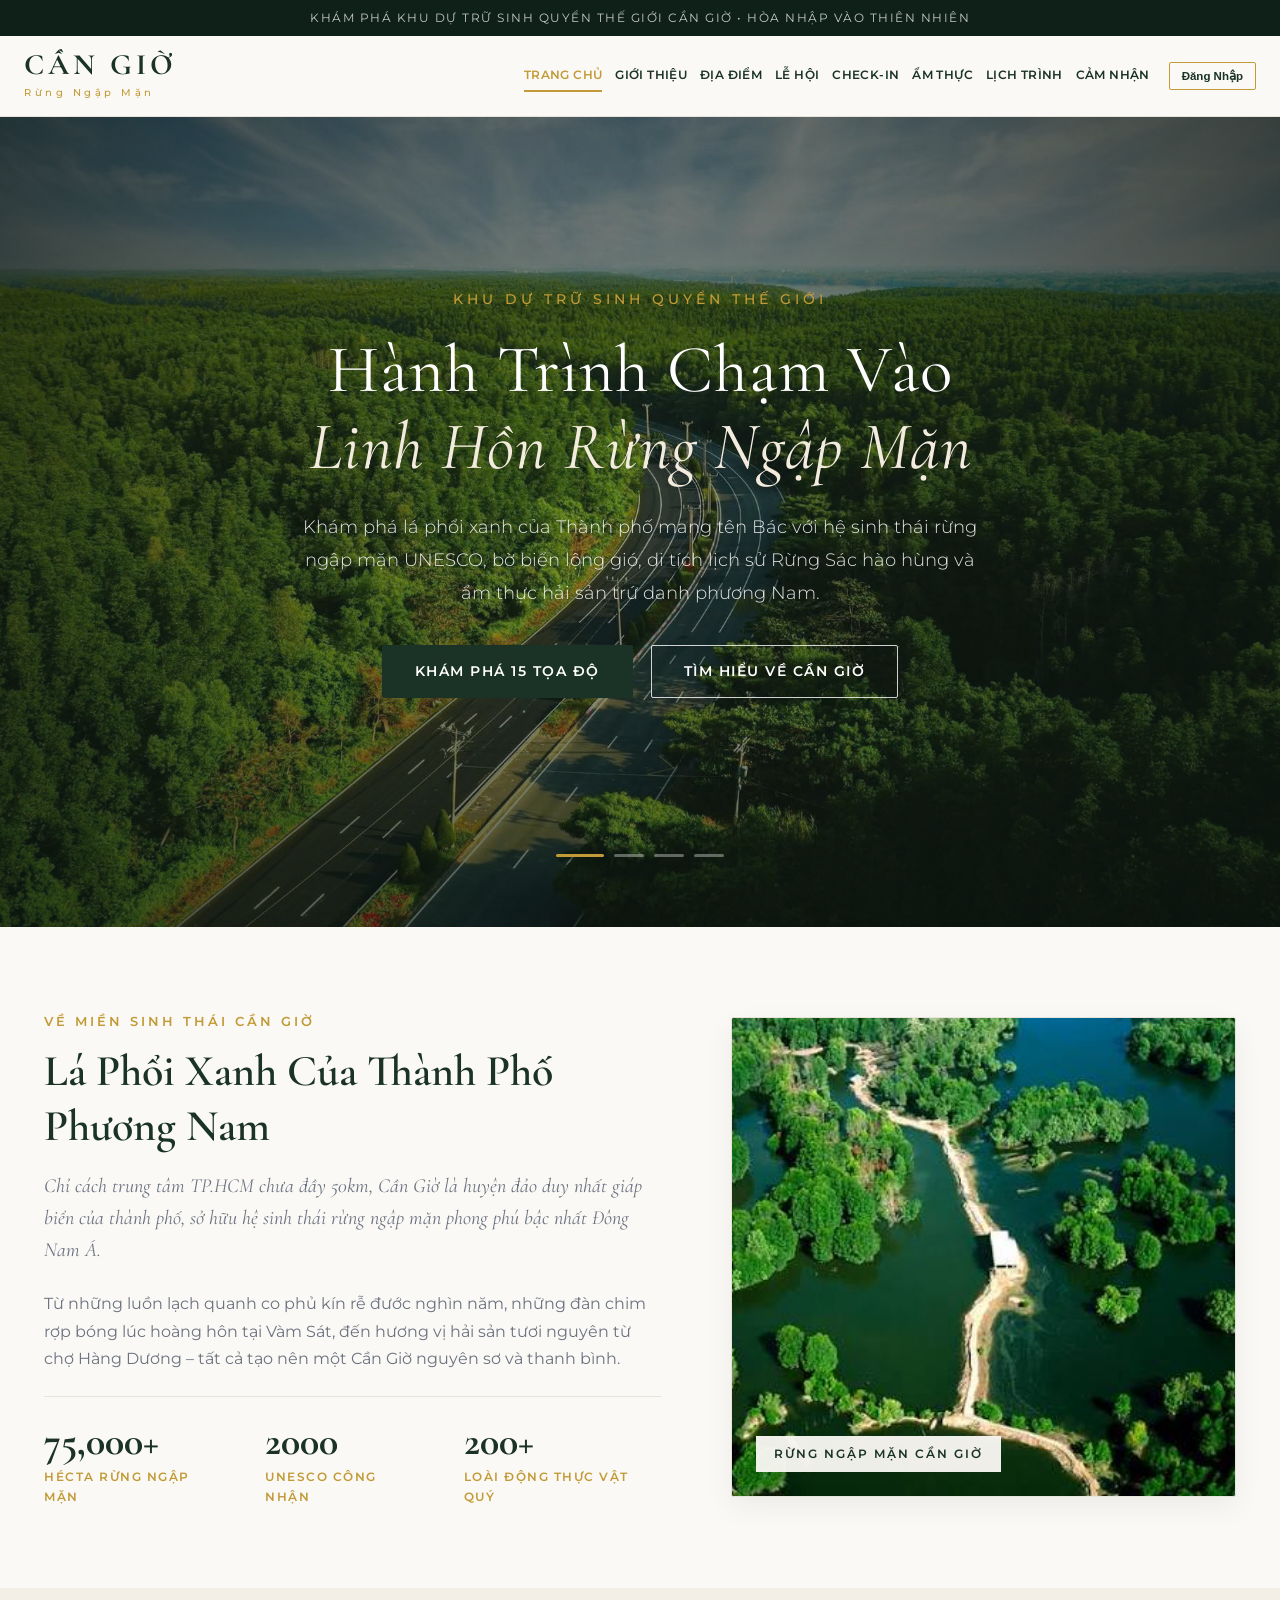
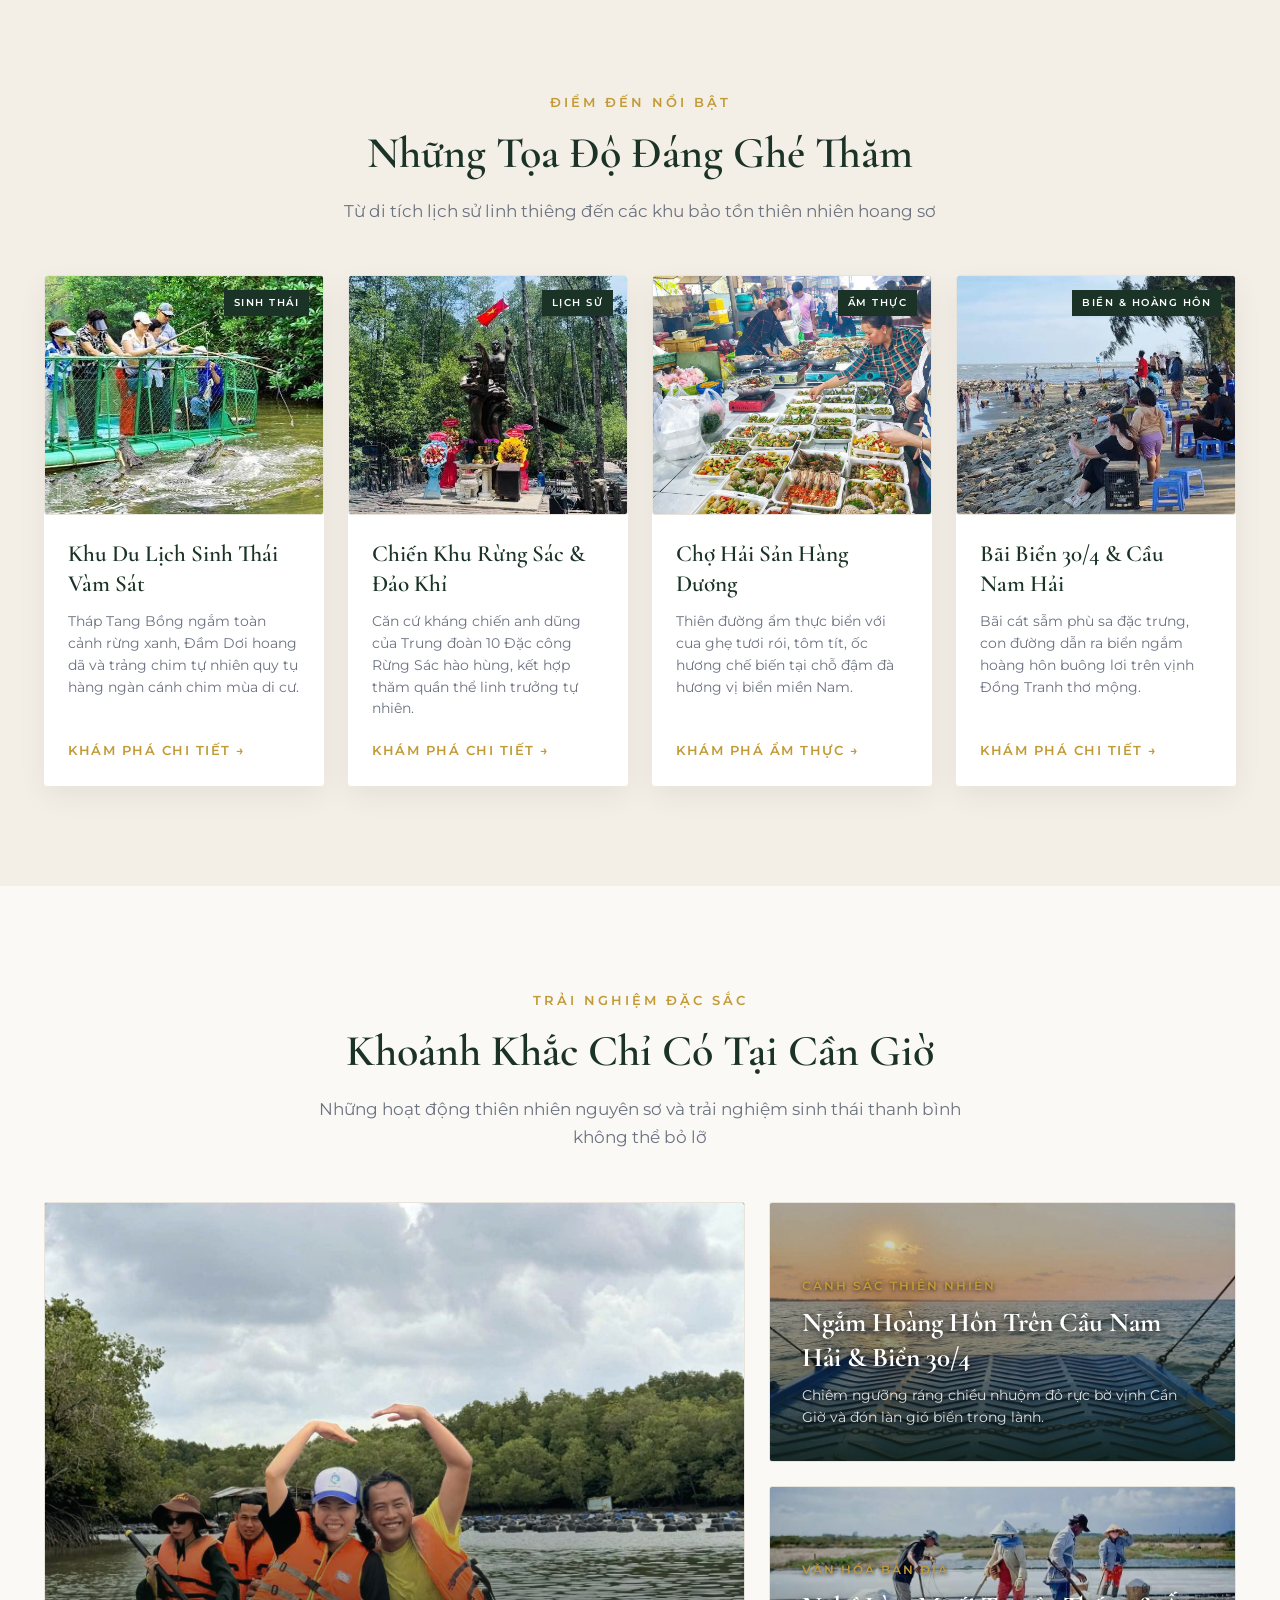
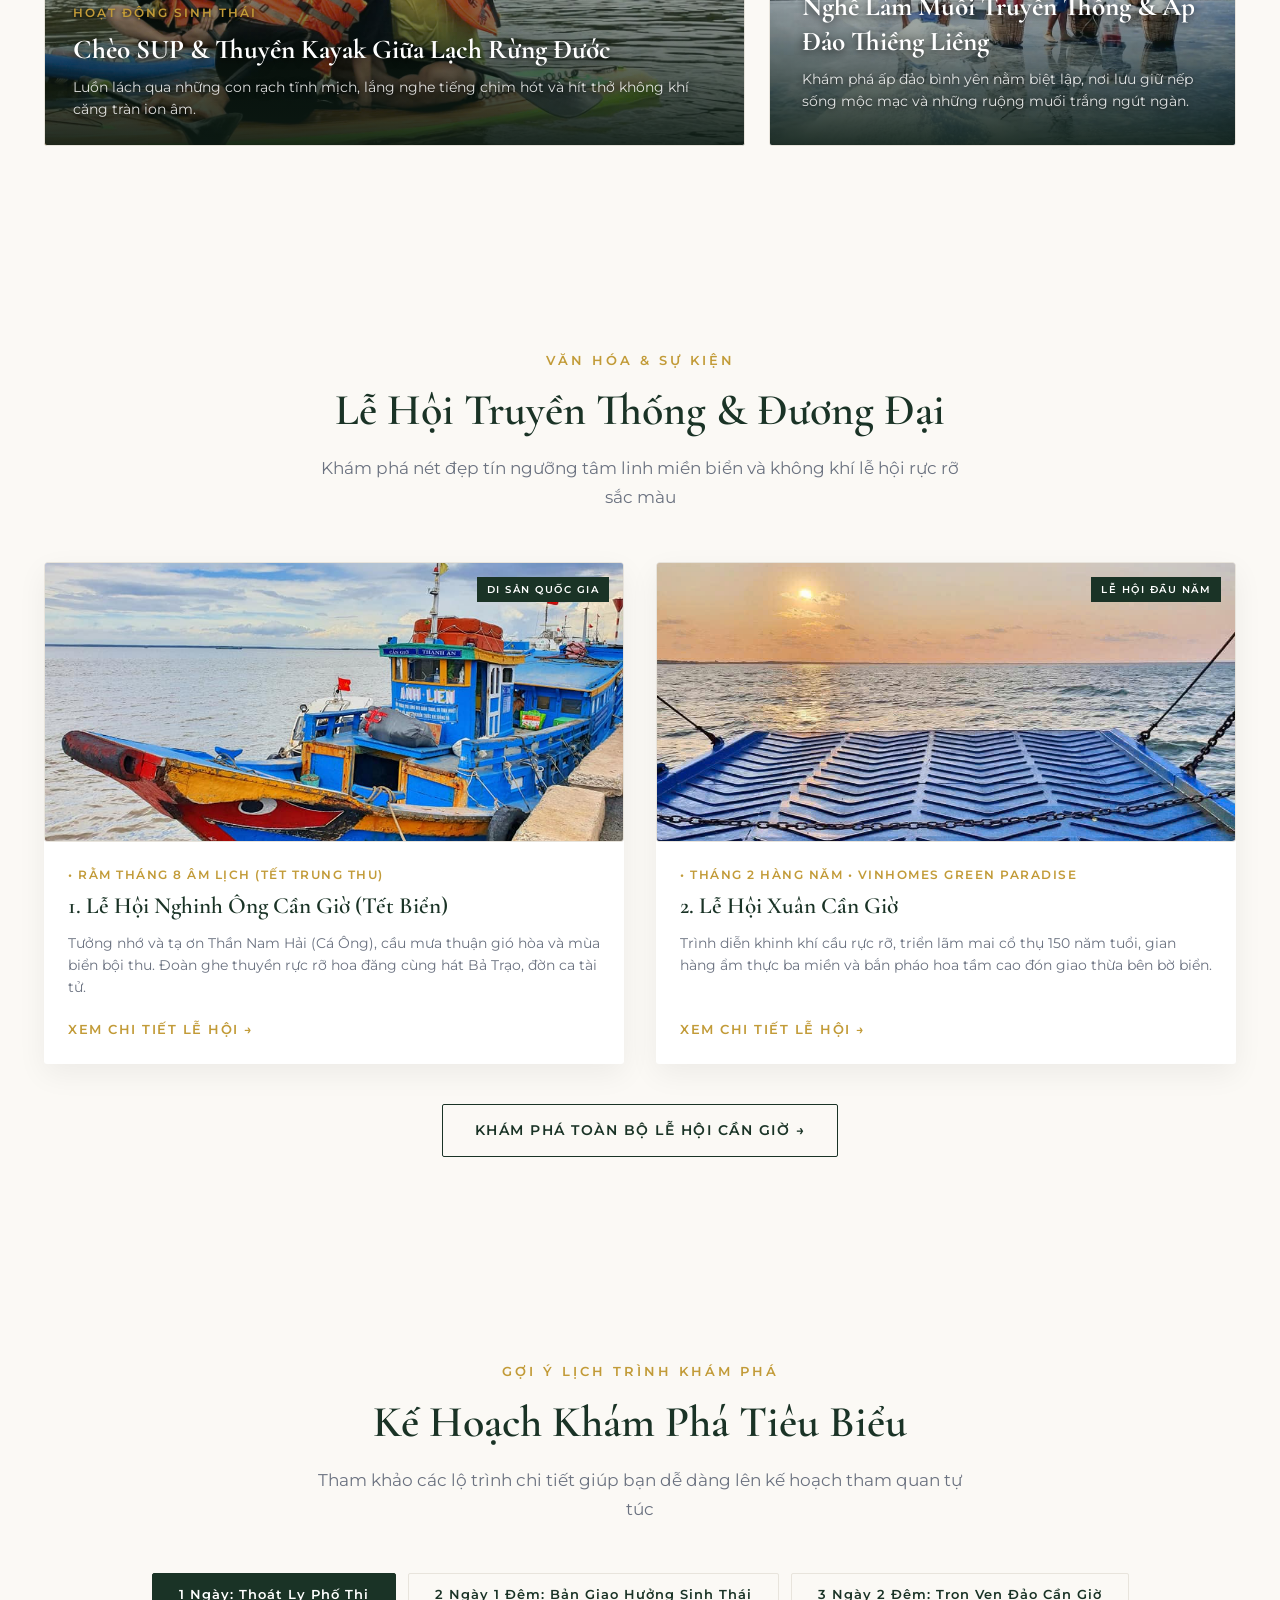
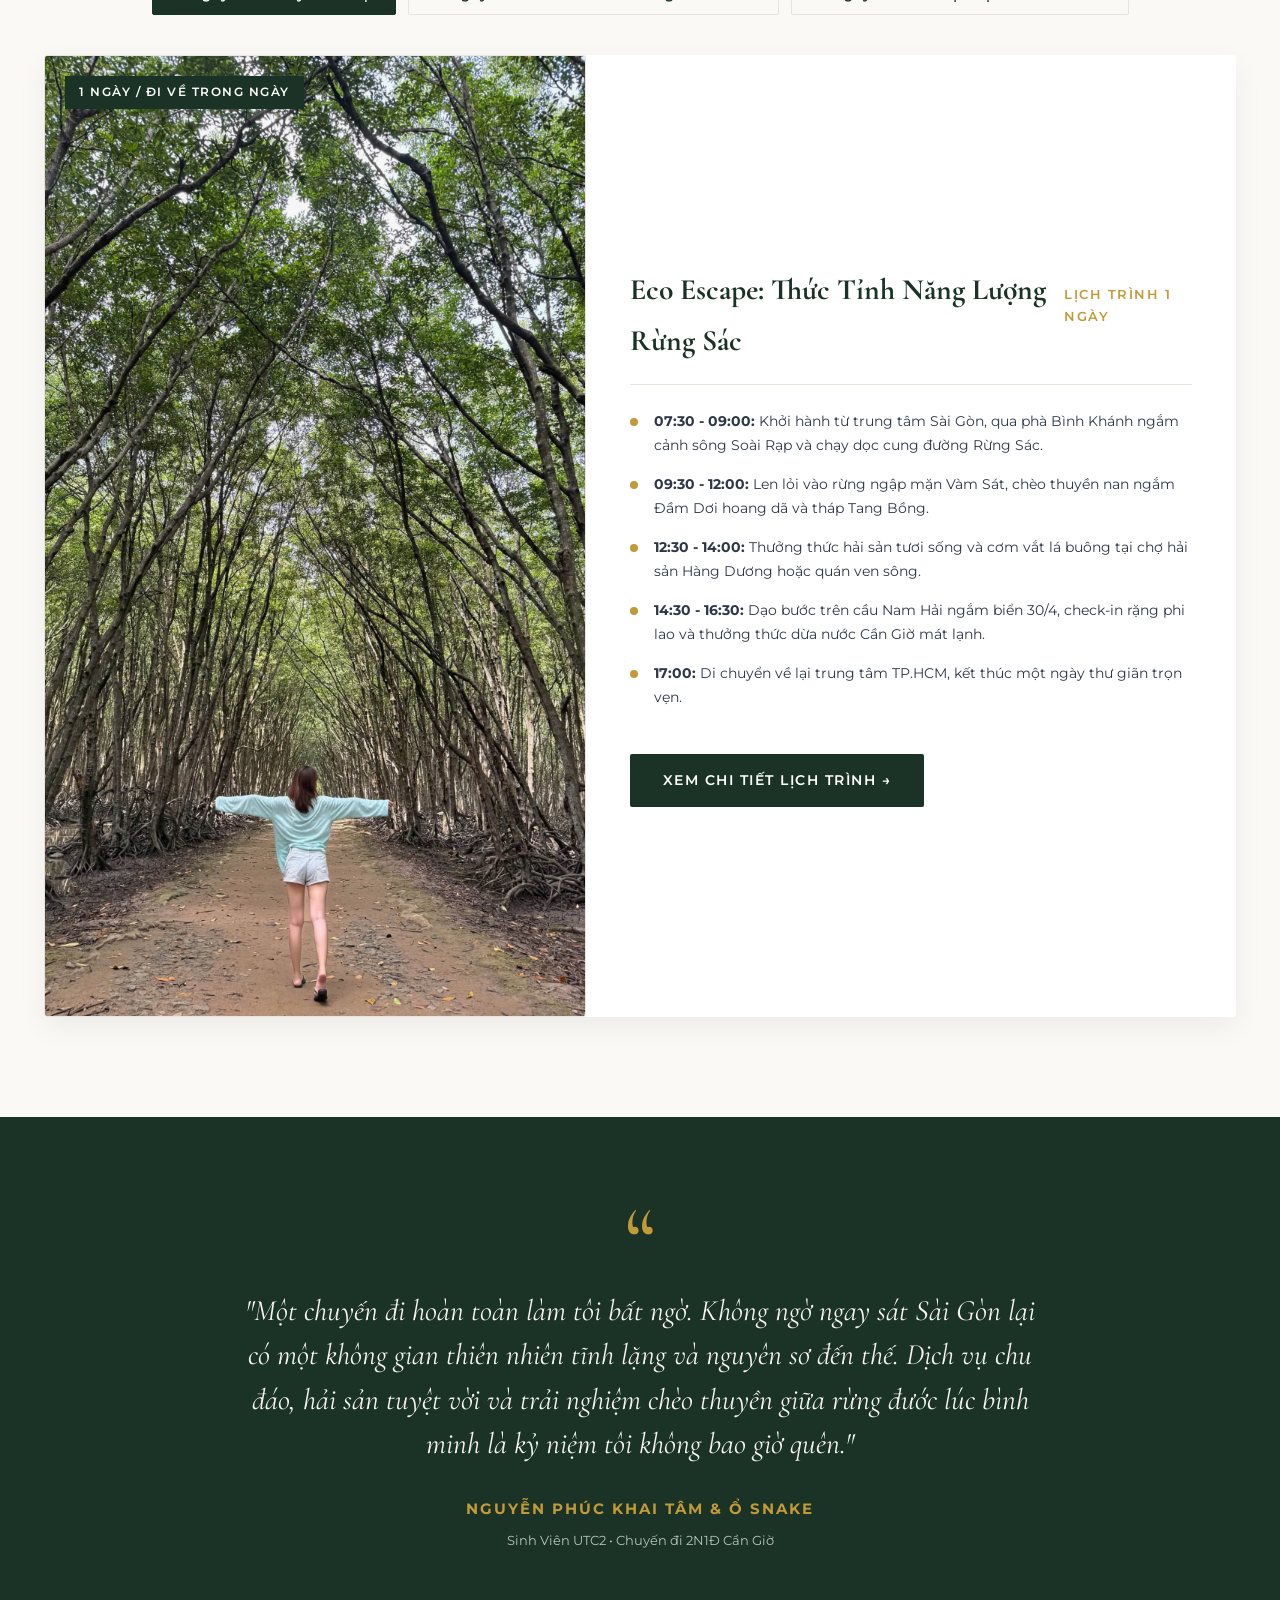
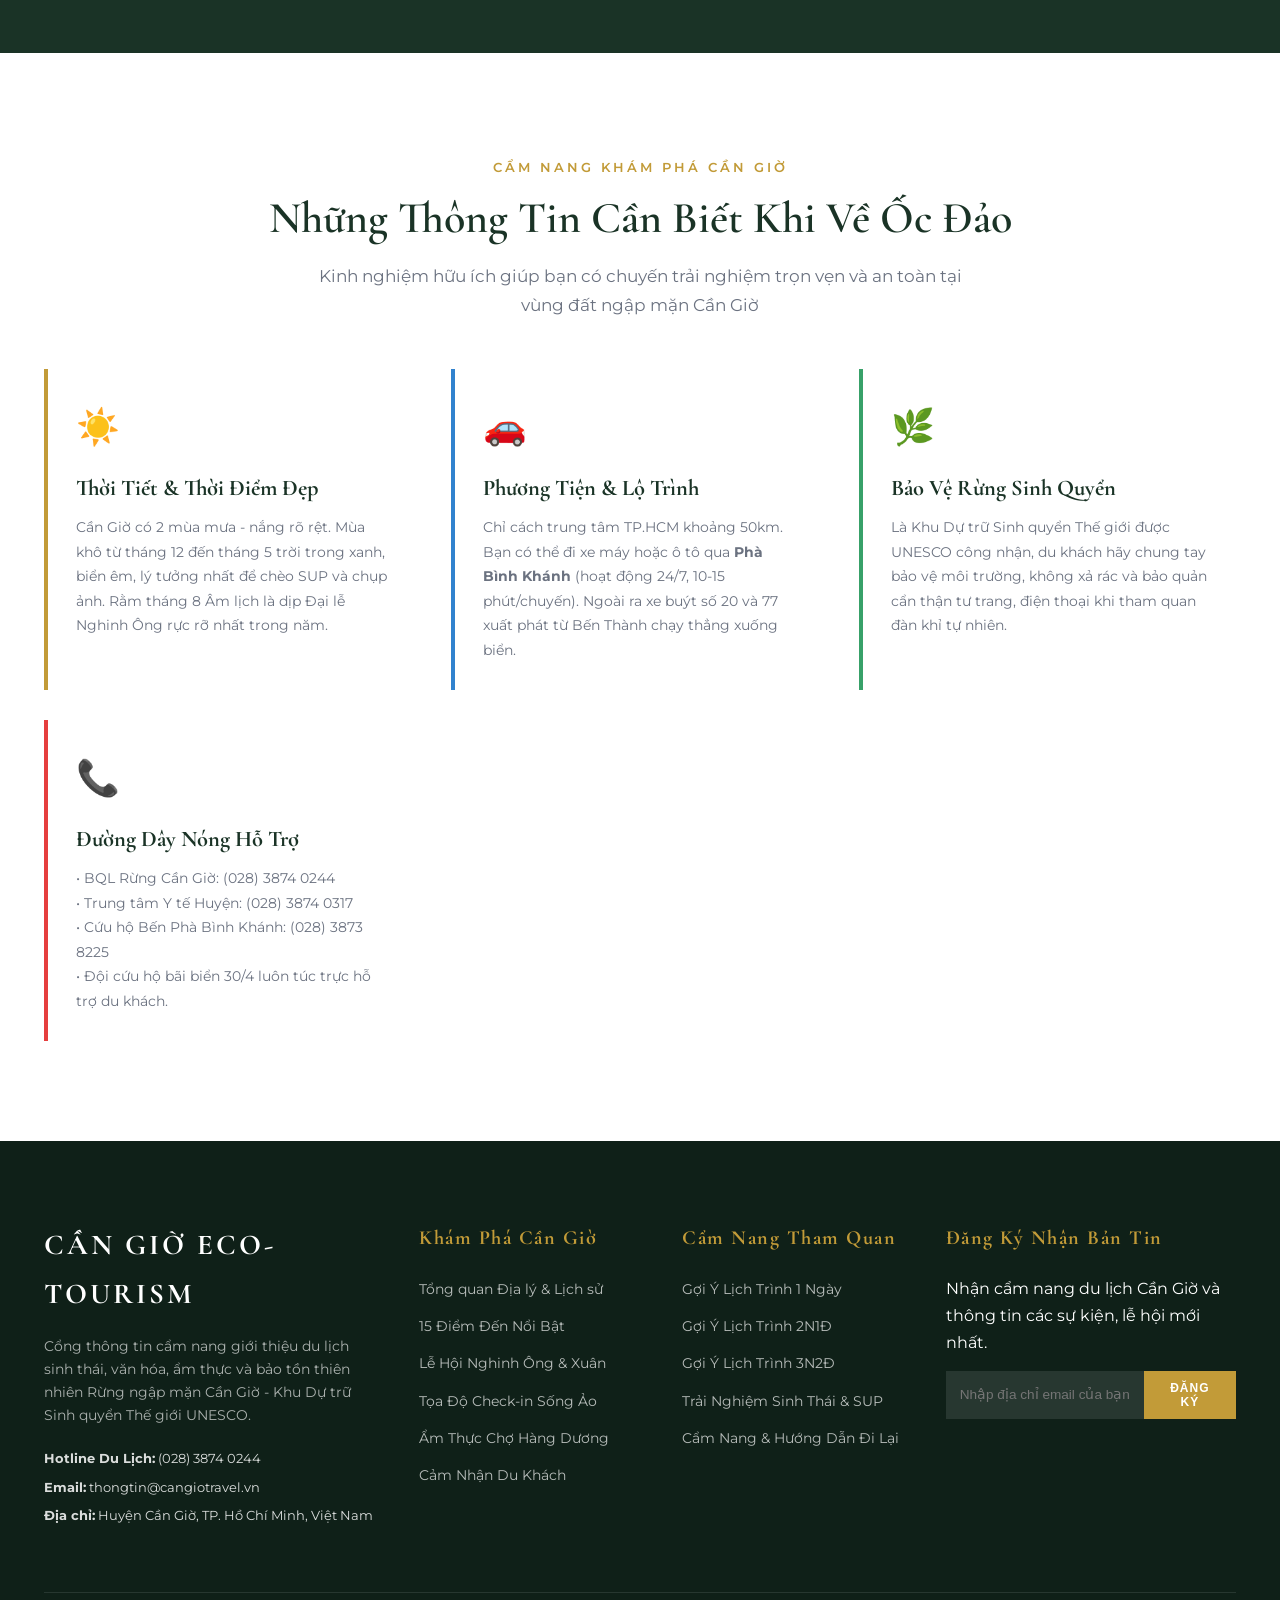
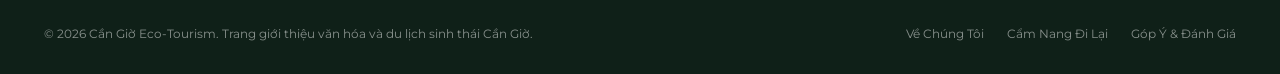
<file: index.html>
<!DOCTYPE html>
<html lang="vi">
<head>
    <meta charset="UTF-8">
    <meta name="viewport" content="width=device-width, initial-scale=1.0">
    <title>Cần Giờ Quê Tôi | Du Lịch Sinh Thái</title>
    <!-- Google Fonts phong cách Luxury Editorial giống Jacada Travel -->
    <link rel="preconnect" href="https://fonts.googleapis.com">
    <link rel="preconnect" href="https://fonts.gstatic.com" crossorigin>
    <link href="https://fonts.googleapis.com/css2?family=Cormorant+Garamond:ital,wght@0,400;0,600;0,700;1,400&family=Montserrat:wght@300;400;500;600;700&display=swap" rel="stylesheet">
    <link rel="stylesheet" href="Styles/style.css">
</head>
<body>
    <!-- Top Announcement Bar (tùy chọn) -->
    <div class="top-announcement">
        <p>Khám phá Khu Dự trữ Sinh quyển Thế giới Cần Giờ &bull; Hòa nhập vào Thiên nhiên</p>
    </div>

    <!-- Navigation Header giống phong cách Jacada Travel -->
    <header class="site-header" id="header">
        <div class="header-container">
            <a href="index.html" class="brand-logo">
                <span class="logo-main">CẦN GIỜ</span>
                <span class="logo-sub">Rừng Ngập Mặn</span>
            </a>

            <nav class="main-nav" id="mainNav">
                <ul>
                    <li><a href="index.html" class="nav-active">Trang Chủ</a></li>
                    <li><a href="gioithieu.html">Giới Thiệu</a></li>
                    <li><a href="diadiem.html">Địa Điểm</a></li>
                    <li><a href="lehoi.html">Lễ Hội</a></li>
                    <li><a href="checkin.html">Check-in</a></li>
                    <li><a href="amthuc.html">Ẩm Thực</a></li>
                    <li><a href="lichtrinh.html">Lịch Trình</a></li>
                    <li><a href="camnhan.html">Cảm Nhận</a></li>
                </ul>
            </nav>

            <button class="mobile-menu-btn" id="mobileMenuBtn" aria-label="Menu">
                <span></span>
                <span></span>
                <span></span>
            </button>
        </div>
    </header>

    <!-- Hero Banner Full-width có overlay & Typography sang trọng -->
    <section class="hero-section">
        <div class="hero-media-wrapper">
            <div class="hero-slideshow" id="heroSlideshow">
                <div class="hero-slide active" style="background-image: url('Images/bia.jpg');"></div>
                <div class="hero-slide" style="background-image: url('Images/bia2.jpg');"></div>
                <div class="hero-slide" style="background-image: url('Images/bia3.jpg');"></div>
                <div class="hero-slide" style="background-image: url('Images/bia4.jpg');"></div>
            </div>
            <div class="hero-gradient-overlay"></div>
            <!-- Nút chấm chuyển slide -->
            <div class="hero-dots" id="heroDots">
                <span class="hero-dot active" data-index="0"></span>
                <span class="hero-dot" data-index="1"></span>
                <span class="hero-dot" data-index="2"></span>
                <span class="hero-dot" data-index="3"></span>
            </div>
        </div>

        <div class="hero-content">
            <span class="hero-eyebrow">KHU DỰ TRỮ SINH QUYỂN THẾ GIỚI </span>
            <h1 class="hero-title">Hành Trình Chạm Vào <br><em>Linh Hồn Rừng Ngập Mặn</em></h1>
            <p class="hero-description">
                Khám phá lá phổi xanh của Thành phố mang tên Bác với hệ sinh thái rừng ngập mặn UNESCO, bờ biển lộng gió, di tích lịch sử Rừng Sác hào hùng và ẩm thực hải sản trứ danh phương Nam.
            </p>
            <div class="hero-actions">
                <a href="diadiem.html" class="btn btn-primary">Khám Phá 15 Tọa Độ</a>
                <a href="gioithieu.html" class="btn btn-outline">Tìm Hiểu Về Cần Giờ</a>
            </div>
        </div>
    </section>

    <!-- Giới thiệu biên tập (Editorial Intro) -->
    <section class="editorial-section" id="about">
        <div class="container">
            <div class="editorial-grid">
                <div class="editorial-text">
                    <span class="section-tag">VỀ MIỀN SINH THÁI CẦN GIỜ</span>
                    <h2 class="section-heading">Lá Phổi Xanh Của Thành Phố Phương Nam</h2>
                    <p class="editorial-lead">
                        Chỉ cách trung tâm TP.HCM chưa đầy 50km, Cần Giờ là huyện đảo duy nhất giáp biển của thành phố, sở hữu hệ sinh thái rừng ngập mặn phong phú bậc nhất Đông Nam Á.
                    </p>
                    <p>
                        Từ những luồn lạch quanh co phủ kín rễ đước nghìn năm, những đàn chim rợp bóng lúc hoàng hôn tại Vàm Sát, đến hương vị hải sản tươi nguyên từ chợ Hàng Dương – tất cả tạo nên một Cần Giờ nguyên sơ và thanh bình.
                    </p>
                    <div class="editorial-stats">
                        <div class="stat-item">
                            <span class="stat-number">75,000+</span>
                            <span class="stat-label">Hécta Rừng Ngập Mặn</span>
                        </div>
                        <div class="stat-item">
                            <span class="stat-number">2000</span>
                            <span class="stat-label">UNESCO Công Nhận</span>
                        </div>
                        <div class="stat-item">
                            <span class="stat-number">200+</span>
                            <span class="stat-label">Loài Động Thực Vật Quý</span>
                        </div>
                    </div>
                </div>
                <div class="editorial-image-frame">
                    <div class="image-placeholder main-story-img">
                        <img src="Images/la-phoi-xanh.jfif" alt="Lá phổi xanh Cần Giờ">
                        <div class="img-badge">Rừng Ngập Mặn Cần Giờ</div>
                    </div>
                </div>
            </div>
        </div>
    </section>

    <!-- Điểm đến đặc sắc (Curated Destinations) -->
    <section class="section-spacing destinations-section" id="destinations">
        <div class="container">
            <div class="section-header text-center">
                <span class="section-tag">ĐIỂM ĐẾN NỔI BẬT</span>
                <h2 class="section-heading">Những Tọa Độ Đáng Ghé Thăm</h2>
                <p class="section-subheading">Từ di tích lịch sử linh thiêng đến các khu bảo tồn thiên nhiên hoang sơ</p>
            </div>

            <div class="cards-grid">
                <!-- Card 1 -->
                <article class="destination-card">
                    <div class="card-img-wrapper">
                        <div class="image-placeholder card-img">
                            <span class="card-tag">Sinh Thái</span>
                            <img src="Images/VS1.jfif" alt="Khu Du Lịch Sinh Thái Vàm Sát">
                        </div>
                    </div>
                    <div class="card-content">
                        <h3 class="card-title">Khu Du Lịch Sinh Thái Vàm Sát</h3>
                        <p class="card-desc">Tháp Tang Bồng ngắm toàn cảnh rừng xanh, Đầm Dơi hoang dã và trảng chim tự nhiên quy tụ hàng ngàn cánh chim mùa di cư.</p>
                        <a href="diadiem.html" class="card-link">Khám phá chi tiết &rarr;</a>
                    </div>
                </article>

                <!-- Card 2 -->
                <article class="destination-card">
                    <div class="card-img-wrapper">
                        <div class="image-placeholder card-img">
                            <span class="card-tag">Lịch Sử</span>
                            <img src="Images/chien-khu.jfif" alt="Chiến Khu Rừng Sác &amp; Đảo Khỉ">
                        </div>
                    </div>
                    <div class="card-content">
                        <h3 class="card-title">Chiến Khu Rừng Sác &amp; Đảo Khỉ</h3>
                        <p class="card-desc">Căn cứ kháng chiến anh dũng của Trung đoàn 10 Đặc công Rừng Sác hào hùng, kết hợp thăm quần thể linh trưởng tự nhiên.</p>
                        <a href="diadiem.html" class="card-link">Khám phá chi tiết &rarr;</a>
                    </div>
                </article>

                <!-- Card 3 -->
                <article class="destination-card">
                    <div class="card-img-wrapper">
                        <div class="image-placeholder card-img">
                            <span class="card-tag">Ẩm Thực</span>
                            <img src="Images/cho-hang-duong.jpg" alt="Chợ Hải Sản Hàng Dương">
                        </div>
                    </div>
                    <div class="card-content">
                        <h3 class="card-title">Chợ Hải Sản Hàng Dương</h3>
                        <p class="card-desc">Thiên đường ẩm thực biển với cua ghẹ tươi rói, tôm tít, ốc hương chế biến tại chỗ đậm đà hương vị biển miền Nam.</p>
                        <a href="amthuc.html" class="card-link">Khám phá ẩm thực &rarr;</a>
                    </div>
                </article>

                <!-- Card 4 -->
                <article class="destination-card">
                    <div class="card-img-wrapper">
                        <div class="image-placeholder card-img">
                            <span class="card-tag">Biển &amp; Hoàng Hôn</span>
                            <img src="Images/bien-304.jfif" alt="Bãi Biển 30/4 &amp; Cầu Nam Hải">
                        </div>
                    </div>
                    <div class="card-content">
                        <h3 class="card-title">Bãi Biển 30/4 &amp; Cầu Nam Hải</h3>
                        <p class="card-desc">Bãi cát sẫm phù sa đặc trưng, con đường dẫn ra biển ngắm hoàng hôn buông lơi trên vịnh Đồng Tranh thơ mộng.</p>
                        <a href="diadiem.html" class="card-link">Khám phá chi tiết &rarr;</a>
                    </div>
                </article>
            </div>
        </div>
    </section>

    <!-- Trải nghiệm đặc sắc (Experiences) -->
    <section class="section-spacing experiences-section" id="experiences">
        <div class="container">
            <div class="section-header text-center">
                <span class="section-tag">TRẢI NGHIỆM ĐẶC SẮC</span>
                <h2 class="section-heading">Khoảnh Khắc Chỉ Có Tại Cần Giờ</h2>
                <p class="section-subheading">Những hoạt động thiên nhiên nguyên sơ và trải nghiệm sinh thái thanh bình không thể bỏ lỡ</p>
            </div>

            <div class="experiences-mosaic">
                <div class="mosaic-item mosaic-large">
                    <div class="image-placeholder mosaic-img">
                        <img src="Images/cheo-sup.jpg" alt="Chèo SUP &amp; Thuyền Kayak Giữa Lạch Rừng Đước" style="object-position: center 82%;">
                        <div class="mosaic-overlay">
                            <span class="exp-category">Hoạt Động Sinh Thái</span>
                            <h3>Chèo SUP &amp; Thuyền Kayak Giữa Lạch Rừng Đước</h3>
                            <p>Luồn lách qua những con rạch tĩnh mịch, lắng nghe tiếng chim hót và hít thở không khí căng tràn ion âm.</p>
                        </div>
                    </div>
                </div>

                <div class="mosaic-item">
                    <div class="image-placeholder mosaic-img">
                        <img src="Images/hoang-hon.jpg" alt="Ngắm Hoàng Hôn Trên Cầu Nam Hải &amp; Bờ Biển 30/4">
                        <div class="mosaic-overlay">
                            <span class="exp-category">Cảnh Sắc Thiên Nhiên</span>
                            <h3>Ngắm Hoàng Hôn Trên Cầu Nam Hải &amp; Biển 30/4</h3>
                            <p>Chiêm ngưỡng ráng chiều nhuộm đỏ rực bờ vịnh Cần Giờ và đón làn gió biển trong lành.</p>
                        </div>
                    </div>
                </div>

                <div class="mosaic-item">
                    <div class="image-placeholder mosaic-img">
                        <img src="Images/lam-muoi.jpg" alt="Nghề Làm Muối Truyền Thống &amp; Ấp Đảo Thiềng Liềng">
                        <div class="mosaic-overlay">
                            <span class="exp-category">Văn Hóa Bản Địa</span>
                            <h3>Nghề Làm Muối Truyền Thống &amp; Ấp Đảo Thiềng Liềng</h3>
                            <p>Khám phá ấp đảo bình yên nằm biệt lập, nơi lưu giữ nếp sống mộc mạc và những ruộng muối trắng ngút ngàn.</p>
                        </div>
                    </div>
                </div>
            </div>
        </div>
    </section>

    <!-- Lễ Hội Đặc Sắc (Festivals Preview) -->
    <section class="section-spacing festivals-section" id="festivals">
        <div class="container">
            <div class="section-header text-center">
                <span class="section-tag">VĂN HÓA &amp; SỰ KIỆN</span>
                <h2 class="section-heading">Lễ Hội Truyền Thống &amp; Đương Đại</h2>
                <p class="section-subheading">Khám phá nét đẹp tín ngưỡng tâm linh miền biển và không khí lễ hội rực rỡ sắc màu</p>
            </div>

            <div class="cards-grid" style="grid-template-columns: repeat(2, 1fr); gap: 32px;">
                <!-- Festival Card 1 -->
                <article class="destination-card">
                    <div class="card-img-wrapper">
                        <div class="image-placeholder card-img" style="height: 280px;">
                            <span class="card-tag">Di Sản Quốc Gia</span>
                            <img src="Images/pha/thanhan.jpg" alt="Lễ hội Nghinh Ông Cần Giờ">
                        </div>
                    </div>
                    <div class="card-content">
                        <span class="card-location">&bull; Rằm Tháng 8 Âm Lịch (Tết Trung Thu)</span>
                        <h3 class="card-title">1. Lễ Hội Nghinh Ông Cần Giờ (Tết Biển)</h3>
                        <p class="card-desc">Tưởng nhớ và tạ ơn Thần Nam Hải (Cá Ông), cầu mưa thuận gió hòa và mùa biển bội thu. Đoàn ghe thuyền rực rỡ hoa đăng cùng hát Bả Trạo, đờn ca tài tử.</p>
                        <a href="lehoi.html#nghinh-ong" class="card-link">Xem chi tiết lễ hội &rarr;</a>
                    </div>
                </article>

                <!-- Festival Card 2 -->
                <article class="destination-card">
                    <div class="card-img-wrapper">
                        <div class="image-placeholder card-img" style="height: 280px;">
                            <span class="card-tag">Lễ Hội Đầu Năm</span>
                            <img src="Images/hoang-hon.jpg" alt="Lễ hội Xuân Cần Giờ">
                        </div>
                    </div>
                    <div class="card-content">
                        <span class="card-location">&bull; Tháng 2 Hàng Năm &bull; Vinhomes Green Paradise</span>
                        <h3 class="card-title">2. Lễ Hội Xuân Cần Giờ</h3>
                        <p class="card-desc">Trình diễn khinh khí cầu rực rỡ, triển lãm mai cổ thụ 150 năm tuổi, gian hàng ẩm thực ba miền và bắn pháo hoa tầm cao đón giao thừa bên bờ biển.</p>
                        <a href="lehoi.html#le-hoi-xuan" class="card-link">Xem chi tiết lễ hội &rarr;</a>
                    </div>
                </article>
            </div>
            
            <div class="text-center" style="margin-top: 40px;">
                <a href="lehoi.html" class="btn btn-outline" style="border-color: var(--primary-color); color: var(--primary-color);">Khám Phá Toàn Bộ Lễ Hội Cần Giờ &rarr;</a>
            </div>
        </div>
    </section>

    <!-- Gợi ý lịch trình tham quan tự túc -->
    <section class="section-spacing itineraries-section" id="itineraries">
        <div class="container">
            <div class="section-header text-center">
                <span class="section-tag">GỢI Ý LỊCH TRÌNH KHÁM PHÁ</span>
                <h2 class="section-heading">Kế Hoạch Khám Phá Tiêu Biểu</h2>
                <p class="section-subheading">Tham khảo các lộ trình chi tiết giúp bạn dễ dàng lên kế hoạch tham quan tự túc</p>
            </div>

            <!-- Tab Buttons -->
            <div class="itinerary-tabs">
                <button class="tab-btn active" data-tab="tab-1day">1 Ngày: Thoát Ly Phố Thị</button>
                <button class="tab-btn" data-tab="tab-2day">2 Ngày 1 Đêm: Bản Giao Hưởng Sinh Thái</button>
                <button class="tab-btn" data-tab="tab-3day">3 Ngày 2 Đêm: Trọn Vẹn Đảo Cần Giờ</button>
            </div>

            <!-- Tab Content 1 -->
            <div class="tab-pane active" id="tab-1day">
                <div class="itinerary-box">
                    <div class="itinerary-media">
                        <div class="image-placeholder itin-img">
                            <span class="itin-badge">1 Ngày / Đi về trong ngày</span>
                            <img src="Images/1-ngay.jpg" alt="1 Ngày: Thoát Ly Phố Thị">
                        </div>
                    </div>
                    <div class="itinerary-details">
                        <div class="itin-header">
                            <h3>Eco Escape: Thức Tỉnh Năng Lượng Rừng Sác</h3>
                            <span class="itin-price">Lịch Trình 1 Ngày</span>
                        </div>
                        <ul class="itinerary-timeline">
                            <li>
                                <strong>07:30 - 09:00:</strong> Khởi hành từ trung tâm Sài Gòn, qua phà Bình Khánh ngắm cảnh sông Soài Rạp và chạy dọc cung đường Rừng Sác.
                            </li>
                            <li>
                                <strong>09:30 - 12:00:</strong> Len lỏi vào rừng ngập mặn Vàm Sát, chèo thuyền nan ngắm Đầm Dơi hoang dã và tháp Tang Bồng.
                            </li>
                            <li>
                                <strong>12:30 - 14:00:</strong> Thưởng thức hải sản tươi sống và cơm vắt lá buông tại chợ hải sản Hàng Dương hoặc quán ven sông.
                            </li>
                            <li>
                                <strong>14:30 - 16:30:</strong> Dạo bước trên cầu Nam Hải ngắm biển 30/4, check-in rặng phi lao và thưởng thức dừa nước Cần Giờ mát lạnh.
                            </li>
                            <li>
                                <strong>17:00:</strong> Di chuyển về lại trung tâm TP.HCM, kết thúc một ngày thư giãn trọn vẹn.
                            </li>
                        </ul>
                        <div class="itin-actions">
                            <a href="lichtrinh.html" class="btn btn-primary">Xem Chi Tiết Lịch Trình &rarr;</a>
                        </div>
                    </div>
                </div>
            </div>

            <!-- Tab Content 2 -->
            <div class="tab-pane" id="tab-2day">
                <div class="itinerary-box">
                    <div class="itinerary-media">
                        <div class="image-placeholder itin-img">
                            <span class="itin-badge">2 Ngày 1 Đêm / Cuối tuần lý tưởng</span>
                            <img src="Images/2-ngay-1-dem.jfif" alt="2 Ngày 1 Đêm: Bản Giao Hưởng Sinh Thái">
                        </div>
                    </div>
                    <div class="itinerary-details">
                        <div class="itin-header">
                            <h3>Coastal &amp; Wellness: Chữa Lành Nơi Ốc Đảo</h3>
                            <span class="itin-price">Lịch Trình 2N1Đ</span>
                        </div>
                        <ul class="itinerary-timeline">
                            <li>
                                <strong>Ngày 1:</strong> Đến Cần Giờ, nghỉ tại resort/homestay ven rừng ngập mặn, trải nghiệm chèo SUP ngắm hoàng hôn lạch rừng đước &amp; tiệc nướng hải sản tối.
                            </li>
                            <li>
                                <strong>Ngày 2:</strong> Đón bình minh biển Cần Giờ, đi thuyền gỗ ra ấp đảo Thiềng Liềng, thưởng thức đờn ca tài tử và thư giãn với ngâm chân thảo dược muối Cần Giờ.
                            </li>
                        </ul>
                        <div class="itin-actions">
                            <a href="lichtrinh.html" class="btn btn-primary">Xem Chi Tiết Lịch Trình &rarr;</a>
                        </div>
                    </div>
                </div>
            </div>

            <!-- Tab Content 3 -->
            <div class="tab-pane" id="tab-3day">
                <div class="itinerary-box">
                    <div class="itinerary-media">
                        <div class="image-placeholder itin-img">
                            <span class="itin-badge">3 Ngày 2 Đêm / Trải nghiệm chuyên sâu</span>
                            <img src="Images/3-ngay-2-dem.jfif" alt="3 Ngày 2 Đêm: Trọn Vẹn Đảo Cần Giờ">
                        </div>
                    </div>
                    <div class="itinerary-details">
                        <div class="itin-header">
                            <h3>Deep Mangrove Expedition: Thám Hiểm Rừng Sâu</h3>
                            <span class="itin-price">Lịch Trình 3N2Đ</span>
                        </div>
                        <ul class="itinerary-timeline">
                            <li>
                                <strong>Ngày 1:</strong> Khám phá sâu vùng lõi sinh quyển, quan sát động vật hoang dã và tìm hiểu hệ sinh thái rừng ngập mặn Cần Giờ.
                            </li>
                            <li>
                                <strong>Ngày 2:</strong> Trải nghiệm một ngày làm diêm dân và ngư dân: giăng lưới bắt cá bống thòi lòi, cào nghêu bãi bồi Long Hòa.
                            </li>
                            <li>
                                <strong>Ngày 3:</strong> Tìm hiểu di tích khảo cổ Giồng Phệt - Giồng Cá Vồ, viếng Lăng Ông Thủy Tướng và mua sắm đặc sản yến sào Cần Giờ.
                            </li>
                        </ul>
                        <div class="itin-actions">
                            <a href="lichtrinh.html" class="btn btn-primary">Xem Chi Tiết Lịch Trình &rarr;</a>
                        </div>
                    </div>
                </div>
            </div>
        </div>
    </section>

    <!-- Testimonials / Cảm nhận khách du lịch (Jacada style) -->
    <section class="section-spacing testimonials-section" id="testimonials">
        <div class="container">
            <div class="quote-container text-center">
                <span class="quote-icon">&ldquo;</span>
                <blockquote class="testimonial-quote">
                    "Một chuyến đi hoàn toàn làm tôi bất ngờ. Không ngờ ngay sát Sài Gòn lại có một không gian thiên nhiên tĩnh lặng và nguyên sơ đến thế. Dịch vụ chu đáo, hải sản tuyệt vời và trải nghiệm chèo thuyền giữa rừng đước lúc bình minh là kỷ niệm tôi không bao giờ quên."
                </blockquote>
                <div class="quote-author">
                    <strong>Nguyễn Phúc Khai Tâm &amp; Ổ Snake</strong>
                    <span>Sinh Viên UTC2 &bull; Chuyến đi 2N1Đ Cần Giờ</span>
                </div>
            </div>
        </div>
    </section>

    <!-- Cẩm nang & Thông tin giới thiệu du lịch Cần Giờ -->
    <section class="section-spacing guide-section" id="camnang" style="background-color: #FFFFFF;">
        <div class="container">
            <div class="section-header text-center">
                <span class="section-tag">CẨM NANG KHÁM PHÁ CẦN GIỜ</span>
                <h2 class="section-heading">Những Thông Tin Cần Biết Khi Về Ốc Đảo</h2>
                <p class="section-subheading">Kinh nghiệm hữu ích giúp bạn có chuyến trải nghiệm trọn vẹn và an toàn tại vùng đất ngập mặn Cần Giờ</p>
            </div>

            <div class="cards-grid destinations-full-grid" style="grid-template-columns: repeat(auto-fit, minmax(280px, 1fr)) !important;">
                <!-- Card 1: Thời tiết -->
                <div class="stat-card" style="display:block; padding: 28px; border-left: 4px solid var(--accent-gold);">
                    <div style="font-size: 2.2rem; margin-bottom: 12px;">☀️</div>
                    <h3 style="font-family: var(--font-heading); font-size: 1.4rem; color: var(--primary-color); margin-bottom: 8px;">Thời Tiết &amp; Thời Điểm Đẹp</h3>
                    <p style="font-size: 0.9rem; color: var(--text-muted); line-height: 1.7;">
                        Cần Giờ có 2 mùa mưa - nắng rõ rệt. Mùa khô từ tháng 12 đến tháng 5 trời trong xanh, biển êm, lý tưởng nhất để chèo SUP và chụp ảnh. Rằm tháng 8 Âm lịch là dịp Đại lễ Nghinh Ông rực rỡ nhất trong năm.
                    </p>
                </div>

                <!-- Card 2: Di chuyển -->
                <div class="stat-card" style="display:block; padding: 28px; border-left: 4px solid #3182CE;">
                    <div style="font-size: 2.2rem; margin-bottom: 12px;">🚗</div>
                    <h3 style="font-family: var(--font-heading); font-size: 1.4rem; color: var(--primary-color); margin-bottom: 8px;">Phương Tiện &amp; Lộ Trình</h3>
                    <p style="font-size: 0.9rem; color: var(--text-muted); line-height: 1.7;">
                        Chỉ cách trung tâm TP.HCM khoảng 50km. Bạn có thể đi xe máy hoặc ô tô qua <strong>Phà Bình Khánh</strong> (hoạt động 24/7, 10-15 phút/chuyến). Ngoài ra xe buýt số 20 và 77 xuất phát từ Bến Thành chạy thẳng xuống biển.
                    </p>
                </div>

                <!-- Card 3: Bảo tồn rừng -->
                <div class="stat-card" style="display:block; padding: 28px; border-left: 4px solid #38A169;">
                    <div style="font-size: 2.2rem; margin-bottom: 12px;">🌿</div>
                    <h3 style="font-family: var(--font-heading); font-size: 1.4rem; color: var(--primary-color); margin-bottom: 8px;">Bảo Vệ Rừng Sinh Quyển</h3>
                    <p style="font-size: 0.9rem; color: var(--text-muted); line-height: 1.7;">
                        Là Khu Dự trữ Sinh quyển Thế giới được UNESCO công nhận, du khách hãy chung tay bảo vệ môi trường, không xả rác và bảo quản cẩn thận tư trang, điện thoại khi tham quan đàn khỉ tự nhiên.
                    </p>
                </div>

                <!-- Card 4: Hỗ trợ khẩn cấp -->
                <div class="stat-card" style="display:block; padding: 28px; border-left: 4px solid #E53E3E;">
                    <div style="font-size: 2.2rem; margin-bottom: 12px;">📞</div>
                    <h3 style="font-family: var(--font-heading); font-size: 1.4rem; color: var(--primary-color); margin-bottom: 8px;">Đường Dây Nóng Hỗ Trợ</h3>
                    <p style="font-size: 0.9rem; color: var(--text-muted); line-height: 1.7;">
                        • BQL Rừng Cần Giờ: (028) 3874 0244<br>
                        • Trung tâm Y tế Huyện: (028) 3874 0317<br>
                        • Cứu hộ Bến Phà Bình Khánh: (028) 3873 8225<br>
                        • Đội cứu hộ bãi biển 30/4 luôn túc trực hỗ trợ du khách.
                    </p>
                </div>
            </div>
        </div>
    </section>

    <!-- Footer giới thiệu du lịch Cần Giờ -->
    <footer class="site-footer">
        <div class="container">
            <div class="footer-grid">
                <div class="footer-col footer-brand">
                    <h3>CẦN GIỜ ECO-TOURISM</h3>
                    <p>Cổng thông tin cẩm nang giới thiệu du lịch sinh thái, văn hóa, ẩm thực và bảo tồn thiên nhiên Rừng ngập mặn Cần Giờ - Khu Dự trữ Sinh quyển Thế giới UNESCO.</p>
                    <div class="footer-contact-info">
                        <p><strong>Hotline Du Lịch:</strong> (028) 3874 0244</p>
                        <p><strong>Email:</strong> thongtin@cangiotravel.vn</p>
                        <p><strong>Địa chỉ:</strong> Huyện Cần Giờ, TP. Hồ Chí Minh, Việt Nam</p>
                    </div>
                </div>

                <div class="footer-col">
                    <h4>Khám Phá Cần Giờ</h4>
                    <ul>
                        <li><a href="gioithieu.html">Tổng quan Địa lý &amp; Lịch sử</a></li>
                        <li><a href="diadiem.html">15 Điểm Đến Nổi Bật</a></li>
                        <li><a href="lehoi.html">Lễ Hội Nghinh Ông &amp; Xuân</a></li>
                        <li><a href="checkin.html">Tọa Độ Check-in Sống Ảo</a></li>
                        <li><a href="amthuc.html">Ẩm Thực Chợ Hàng Dương</a></li>
                        <li><a href="camnhan.html">Cảm Nhận Du Khách</a></li>
                    </ul>
                </div>

                <div class="footer-col">
                    <h4>Cẩm Nang Tham Quan</h4>
                    <ul>
                        <li><a href="lichtrinh.html">Gợi Ý Lịch Trình 1 Ngày</a></li>
                        <li><a href="lichtrinh.html">Gợi Ý Lịch Trình 2N1Đ</a></li>
                        <li><a href="lichtrinh.html">Gợi Ý Lịch Trình 3N2Đ</a></li>
                        <li><a href="index.html#experiences">Trải Nghiệm Sinh Thái &amp; SUP</a></li>
                        <li><a href="index.html#camnang">Cẩm Nang &amp; Hướng Dẫn Đi Lại</a></li>
                    </ul>
                </div>

                <div class="footer-col">
                    <h4>Đăng Ký Nhận Bản Tin</h4>
                    <p>Nhận cẩm nang du lịch Cần Giờ và thông tin các sự kiện, lễ hội mới nhất.</p>
                    <form class="newsletter-form" id="newsletterForm">
                        <input type="email" placeholder="Nhập địa chỉ email của bạn..." required>
                        <button type="submit">Đăng Ký</button>
                    </form>
                </div>
            </div>

            <div class="footer-bottom">
                <p>&copy; 2026 Cần Giờ Eco-Tourism. Trang giới thiệu văn hóa và du lịch sinh thái Cần Giờ.</p>
                <div class="footer-bottom-links">
                    <a href="gioithieu.html">Về Chúng Tôi</a>
                    <a href="index.html#camnang">Cẩm Nang Đi Lại</a>
                    <a href="camnhan.html">Góp Ý &amp; Đánh Giá</a>
                </div>
            </div>
        </div>
    </footer>

    <!-- Script tương tác -->
    <script src="Scripts/store.js"></script>
    <script src="Scripts/main.js"></script>
</body>
</html>
</file>
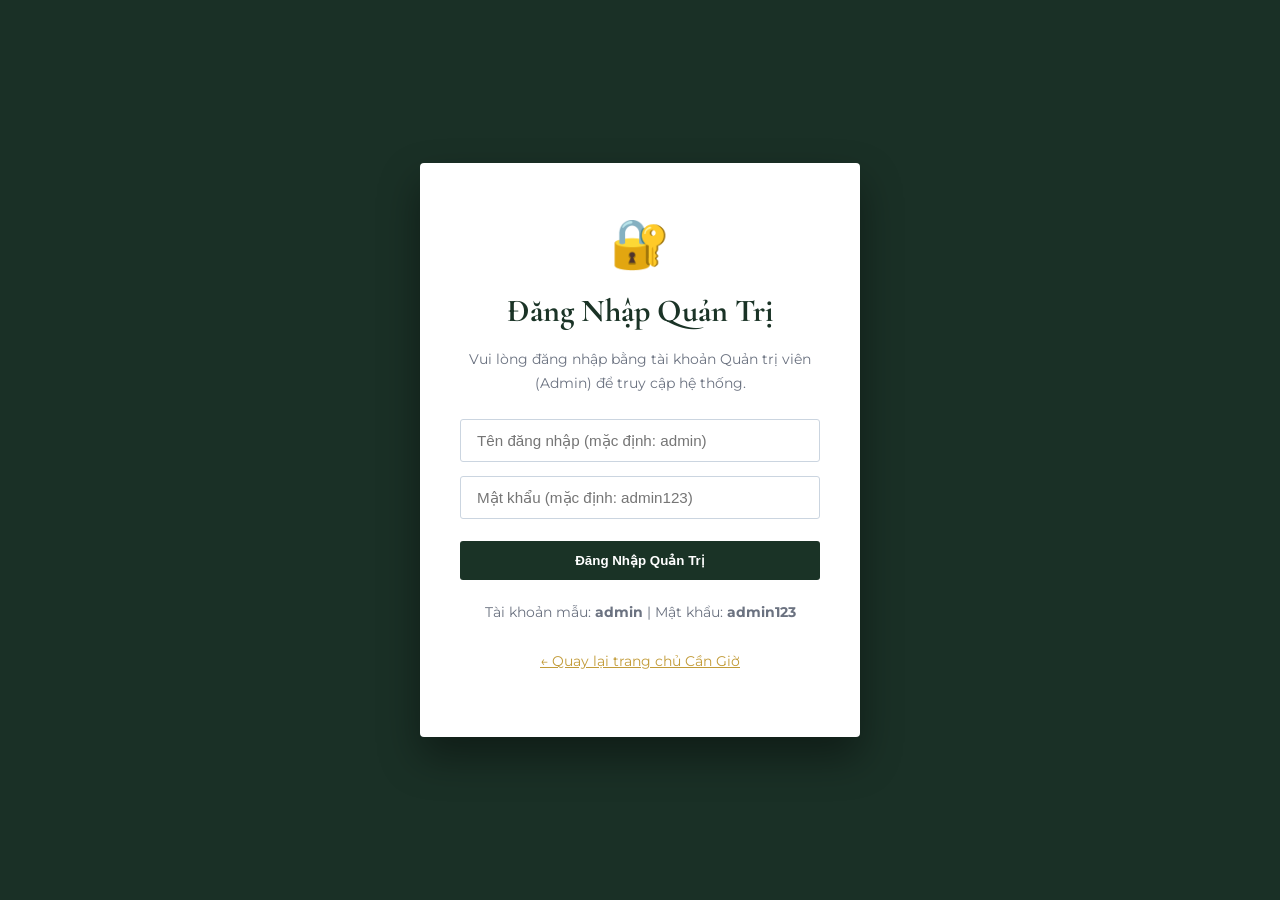
<file: admin.html>
<!DOCTYPE html>
<html lang="vi">
<head>
    <meta charset="UTF-8">
    <meta name="viewport" content="width=device-width, initial-scale=1.0">
    <title>Hệ Thống Quản Trị | Cổng Thông Tin Du Lịch Cần Giờ</title>
    <!-- Google Fonts -->
    <link rel="preconnect" href="https://fonts.googleapis.com">
    <link rel="preconnect" href="https://fonts.gstatic.com" crossorigin>
    <link href="https://fonts.googleapis.com/css2?family=Cormorant+Garamond:wght@600;700&family=Montserrat:wght@400;500;600;700&display=swap" rel="stylesheet">
    <link rel="stylesheet" href="Styles/style.css">
    <style>
        /* CSS riêng cho Admin Dashboard */
        .admin-page {
            background-color: #F4F6F5;
            min-height: 100vh;
        }
        .admin-header {
            background: #1A3026;
            color: #FFFFFF;
            padding: 16px 32px;
            display: flex;
            justify-content: space-between;
            align-items: center;
            border-bottom: 2px solid var(--accent-gold);
        }
        .admin-brand {
            display: flex;
            align-items: center;
            gap: 12px;
        }
        .admin-brand h2 {
            font-family: var(--font-heading);
            font-size: 1.6rem;
            letter-spacing: 2px;
            color: #FFFFFF;
            margin: 0;
        }
        .admin-brand span {
            background: var(--accent-gold);
            color: #FFFFFF;
            font-size: 0.7rem;
            font-weight: 700;
            padding: 3px 8px;
            border-radius: 2px;
            letter-spacing: 1px;
            text-transform: uppercase;
        }
        .admin-user-info {
            display: flex;
            align-items: center;
            gap: 20px;
        }
        .admin-user-info span {
            font-size: 0.85rem;
            color: rgba(255, 255, 255, 0.85);
        }
        .btn-logout {
            background: transparent;
            border: 1px solid rgba(255, 255, 255, 0.4);
            color: #FFFFFF;
            padding: 6px 14px;
            border-radius: 2px;
            cursor: pointer;
            font-size: 0.8rem;
            transition: all 0.3s;
        }
        .btn-logout:hover {
            background: #E53E3E;
            border-color: #E53E3E;
        }
        .admin-container {
            max-width: 1360px;
            margin: 30px auto;
            padding: 0 24px;
        }
        /* Stats Grid */
        .admin-stats-grid {
            display: grid;
            grid-template-columns: repeat(auto-fit, minmax(220px, 1fr));
            gap: 20px;
            margin-bottom: 30px;
        }
        .stat-card {
            background: #FFFFFF;
            padding: 24px;
            border-radius: 4px;
            box-shadow: 0 2px 10px rgba(0, 0, 0, 0.05);
            border-left: 4px solid var(--accent-gold);
            display: flex;
            justify-content: space-between;
            align-items: center;
        }
        .stat-card-info h4 {
            font-size: 0.8rem;
            text-transform: uppercase;
            letter-spacing: 1px;
            color: var(--text-muted);
            margin-bottom: 8px;
        }
        .stat-card-info .stat-val {
            font-size: 2.2rem;
            font-weight: 700;
            color: var(--primary-color);
            font-family: var(--font-heading);
            line-height: 1;
        }
        .stat-card-icon {
            font-size: 2.4rem;
            opacity: 0.8;
        }
        /* Navigation Tabs */
        .admin-nav-tabs {
            display: flex;
            gap: 8px;
            border-bottom: 2px solid #E2E8F0;
            margin-bottom: 24px;
            flex-wrap: wrap;
        }
        .admin-tab-btn {
            background: transparent;
            border: none;
            padding: 12px 22px;
            font-family: var(--font-body);
            font-size: 0.9rem;
            font-weight: 600;
            color: var(--text-muted);
            cursor: pointer;
            border-bottom: 3px solid transparent;
            margin-bottom: -2px;
            transition: all 0.2s;
        }
        .admin-tab-btn:hover {
            color: var(--primary-color);
        }
        .admin-tab-btn.active {
            color: var(--primary-color);
            border-bottom-color: var(--accent-gold);
            background: #FFFFFF;
            border-radius: 4px 4px 0 0;
        }
        /* Section Panels */
        .admin-panel {
            display: none;
            background: #FFFFFF;
            padding: 30px;
            border-radius: 4px;
            box-shadow: 0 2px 12px rgba(0, 0, 0, 0.05);
        }
        .admin-panel.active {
            display: block;
        }
        .panel-header {
            display: flex;
            justify-content: space-between;
            align-items: center;
            margin-bottom: 24px;
        }
        .panel-header h3 {
            font-family: var(--font-heading);
            font-size: 1.6rem;
            color: var(--primary-color);
            margin: 0;
        }
        .btn-add-new {
            background: var(--primary-color);
            color: #FFFFFF;
            border: none;
            padding: 10px 20px;
            border-radius: 3px;
            font-size: 0.85rem;
            font-weight: 600;
            cursor: pointer;
            transition: background 0.3s;
            display: inline-flex;
            align-items: center;
            gap: 6px;
        }
        .btn-add-new:hover {
            background: var(--accent-gold);
        }
        /* Data Table */
        .data-table-wrapper {
            overflow-x: auto;
        }
        .admin-table {
            width: 100%;
            border-collapse: collapse;
            font-size: 0.9rem;
        }
        .admin-table th, .admin-table td {
            padding: 14px 16px;
            text-align: left;
            border-bottom: 1px solid #E2E8F0;
        }
        .admin-table th {
            background: #F8FAFC;
            font-weight: 600;
            color: var(--primary-color);
            text-transform: uppercase;
            font-size: 0.75rem;
            letter-spacing: 1px;
        }
        .admin-table tr:hover {
            background-color: #F8FAF9;
        }
        .table-thumb {
            width: 54px;
            height: 54px;
            border-radius: 3px;
            object-fit: cover;
        }
        .action-btns {
            display: flex;
            gap: 8px;
        }
        .btn-action-edit {
            background: #ED8936;
            color: #FFFFFF;
            border: none;
            padding: 6px 12px;
            border-radius: 2px;
            font-size: 0.75rem;
            cursor: pointer;
        }
        .btn-action-delete {
            background: #E53E3E;
            color: #FFFFFF;
            border: none;
            padding: 6px 12px;
            border-radius: 2px;
            font-size: 0.75rem;
            cursor: pointer;
        }
        .btn-action-map {
            background: #3182CE;
            color: #FFFFFF;
            border: none;
            padding: 6px 12px;
            border-radius: 2px;
            font-size: 0.75rem;
            cursor: pointer;
        }
        /* Modal Window */
        .admin-modal {
            display: none;
            position: fixed;
            inset: 0;
            background: rgba(0, 0, 0, 0.6);
            z-index: 9999;
            align-items: center;
            justify-content: center;
            padding: 20px;
        }
        .admin-modal.open {
            display: flex;
        }
        .modal-box {
            background: #FFFFFF;
            width: 100%;
            max-width: 600px;
            border-radius: 4px;
            overflow: hidden;
            box-shadow: 0 15px 35px rgba(0, 0, 0, 0.3);
            max-height: 90vh;
            display: flex;
            flex-direction: column;
        }
        .modal-header {
            background: var(--primary-color);
            color: #FFFFFF;
            padding: 18px 24px;
            display: flex;
            justify-content: space-between;
            align-items: center;
        }
        .modal-header h4 {
            font-family: var(--font-heading);
            font-size: 1.4rem;
            margin: 0;
        }
        .modal-close-btn {
            background: transparent;
            border: none;
            color: #FFFFFF;
            font-size: 1.5rem;
            cursor: pointer;
            line-height: 1;
        }
        .modal-body {
            padding: 24px;
            overflow-y: auto;
        }
        .form-row-admin {
            margin-bottom: 16px;
        }
        .form-row-admin label {
            display: block;
            font-size: 0.8rem;
            font-weight: 600;
            text-transform: uppercase;
            color: var(--primary-color);
            margin-bottom: 6px;
        }
        .form-row-admin input, .form-row-admin select, .form-row-admin textarea {
            width: 100%;
            padding: 10px 14px;
            border: 1px solid #CBD5E0;
            border-radius: 3px;
            font-family: var(--font-body);
            font-size: 0.9rem;
        }
        .modal-footer {
            padding: 16px 24px;
            background: #F7FAFC;
            display: flex;
            justify-content: flex-end;
            gap: 12px;
            border-top: 1px solid #E2E8F0;
        }
        /* Auth Overlay if not logged in */
        .auth-gate {
            display: none;
            position: fixed;
            inset: 0;
            background: #1A3026;
            z-index: 10000;
            align-items: center;
            justify-content: center;
            padding: 20px;
        }
        .auth-gate.show {
            display: flex;
        }
        .auth-box {
            background: #FFFFFF;
            padding: 40px;
            border-radius: 4px;
            width: 100%;
            max-width: 440px;
            box-shadow: 0 20px 40px rgba(0, 0, 0, 0.4);
            text-align: center;
        }
        .auth-box h3 {
            font-family: var(--font-heading);
            font-size: 2rem;
            color: var(--primary-color);
            margin-bottom: 8px;
        }
        .auth-box p {
            color: var(--text-muted);
            font-size: 0.9rem;
            margin-bottom: 24px;
        }
        .auth-box input {
            width: 100%;
            padding: 12px 16px;
            margin-bottom: 14px;
            border: 1px solid #CBD5E0;
            border-radius: 3px;
            font-size: 0.95rem;
        }
        .btn-auth-submit {
            width: 100%;
            background: var(--primary-color);
            color: #FFFFFF;
            border: none;
            padding: 12px;
            font-weight: 600;
            border-radius: 3px;
            cursor: pointer;
            margin-top: 8px;
        }
        .btn-auth-submit:hover {
            background: var(--accent-gold);
        }
    </style>
</head>
<body class="admin-page">

    <!-- Auth Gate Modal nếu chưa đăng nhập quyền Admin -->
    <div class="auth-gate" id="authGate">
        <div class="auth-box">
            <span style="font-size: 3rem;">🔐</span>
            <h3>Đăng Nhập Quản Trị</h3>
            <p>Vui lòng đăng nhập bằng tài khoản Quản trị viên (Admin) để truy cập hệ thống.</p>
            <form id="adminLoginForm">
                <input type="text" id="adminUser" placeholder="Tên đăng nhập (mặc định: admin)" required>
                <input type="password" id="adminPass" placeholder="Mật khẩu (mặc định: admin123)" required>
                <button type="submit" class="btn-auth-submit">Đăng Nhập Quản Trị</button>
            </form>
            <div style="margin-top: 20px; font-size: 0.85rem; color: #718096;">
                <p>Tài khoản mẫu: <strong>admin</strong> | Mật khẩu: <strong>admin123</strong></p>
                <p><a href="index.html" style="color: var(--accent-gold); text-decoration: underline;">&larr; Quay lại trang chủ Cần Giờ</a></p>
            </div>
        </div>
    </div>

    <!-- Admin Header -->
    <header class="admin-header">
        <div class="admin-brand">
            <h2>CẦN GIỜ ECO-TOURISM</h2>
            <span>Admin Control Panel</span>
        </div>
        <div class="admin-user-info">
            <span id="adminWelcome">Xin chào, <strong>Quản Trị Viên</strong></span>
            <a href="index.html" style="color: var(--accent-gold); text-decoration: none; font-size: 0.85rem; font-weight: 600;">Xem Trang Chủ &rarr;</a>
            <button class="btn-logout" id="btnLogout">Đăng Xuất</button>
        </div>
    </header>

    <!-- Admin Main Container -->
    <main class="admin-container">

        <!-- Stats Overview Cards -->
        <section class="admin-stats-grid">
            <div class="stat-card">
                <div class="stat-card-info">
                    <h4>Địa Điểm Du Lịch</h4>
                    <div class="stat-val" id="statPlaces">0</div>
                </div>
                <div class="stat-card-icon">📍</div>
            </div>
            <div class="stat-card">
                <div class="stat-card-info">
                    <h4>Ẩm Thực &amp; Đặc Sản</h4>
                    <div class="stat-val" id="statFoods">0</div>
                </div>
                <div class="stat-card-icon">🍤</div>
            </div>
            <div class="stat-card">
                <div class="stat-card-info">
                    <h4>Bài Viết Cẩm Nang</h4>
                    <div class="stat-val" id="statArticles">0</div>
                </div>
                <div class="stat-card-icon">📰</div>
            </div>
            <div class="stat-card">
                <div class="stat-card-info">
                    <h4>Lượt Đánh Giá</h4>
                    <div class="stat-val" id="statReviews">0</div>
                </div>
                <div class="stat-card-icon">💬</div>
            </div>
        </section>

        <!-- Navigation Tabs -->
        <nav class="admin-nav-tabs">
            <button class="admin-tab-btn active" data-tab="panel-places">📍 Quản Lý Địa Điểm</button>
            <button class="admin-tab-btn" data-tab="panel-foods">🍤 Quản Lý Ẩm Thực</button>
            <button class="admin-tab-btn" data-tab="panel-articles">📰 Quản Lý Bài Viết</button>
            <button class="admin-tab-btn" data-tab="panel-reviews">⭐ Quản Lý Đánh Giá</button>
            <button class="admin-tab-btn" data-tab="panel-map">🗺️ Bản Đồ Google Maps</button>
        </nav>

        <!-- PANEL 1: QUẢN LÝ ĐỊA ĐIỂM -->
        <section class="admin-panel active" id="panel-places">
            <div class="panel-header">
                <h3>Danh Sách Địa Điểm Du Lịch Cần Giờ</h3>
                <button class="btn-add-new" id="btnOpenPlaceModal">+ Thêm Địa Điểm Mới</button>
            </div>
            <div class="data-table-wrapper">
                <table class="admin-table">
                    <thead>
                        <tr>
                            <th>Ảnh</th>
                            <th>Tên Địa Điểm</th>
                            <th>Phân Loại</th>
                            <th>Vị Trí</th>
                            <th>Mô Tả Tóm Tắt</th>
                            <th>Thao Tác</th>
                        </tr>
                    </thead>
                    <tbody id="placesTableBody">
                        <!-- Loaded dynamically -->
                    </tbody>
                </table>
            </div>
        </section>

        <!-- PANEL 2: QUẢN LÝ ẨM THỰC -->
        <section class="admin-panel" id="panel-foods">
            <div class="panel-header">
                <h3>Danh Sách Món Ăn &amp; Đặc Sản Cần Giờ</h3>
                <button class="btn-add-new" id="btnOpenFoodModal">+ Thêm Món Ăn Mới</button>
            </div>
            <div class="data-table-wrapper">
                <table class="admin-table">
                    <thead>
                        <tr>
                            <th>Ảnh</th>
                            <th>Tên Món Ăn</th>
                            <th>Giá Tham Khảo</th>
                            <th>Mô Tả Hương Vị</th>
                            <th>Thao Tác</th>
                        </tr>
                    </thead>
                    <tbody id="foodsTableBody">
                        <!-- Loaded dynamically -->
                    </tbody>
                </table>
            </div>
        </section>

        <!-- PANEL 3: QUẢN LÝ BÀI VIẾT -->
        <section class="admin-panel" id="panel-articles">
            <div class="panel-header">
                <h3>Danh Sách Bài Viết Cẩm Nang &amp; Trải Nghiệm</h3>
                <button class="btn-add-new" id="btnOpenArticleModal">+ Thêm Bài Viết Mới</button>
            </div>
            <div class="data-table-wrapper">
                <table class="admin-table">
                    <thead>
                        <tr>
                            <th>Ảnh</th>
                            <th>Tiêu Đề Bài Viết</th>
                            <th>Tác Giả</th>
                            <th>Ngày Đăng</th>
                            <th>Tóm Tắt</th>
                            <th>Thao Tác</th>
                        </tr>
                    </thead>
                    <tbody id="articlesTableBody">
                        <!-- Loaded dynamically -->
                    </tbody>
                </table>
            </div>
        </section>

        <!-- PANEL 4: QUẢN LÝ ĐÁNH GIÁ -->
        <section class="admin-panel" id="panel-reviews">
            <div class="panel-header">
                <h3>Đánh Giá &amp; Cảm Nhận Của Du Khách</h3>
            </div>
            <div class="data-table-wrapper">
                <table class="admin-table">
                    <thead>
                        <tr>
                            <th>Du Khách</th>
                            <th>Số Sao</th>
                            <th>Địa Điểm Đánh Giá</th>
                            <th>Ngày Gửi</th>
                            <th>Nội Dung Cảm Nghĩ</th>
                            <th>Thao Tác</th>
                        </tr>
                    </thead>
                    <tbody id="reviewsTableBody">
                        <!-- Loaded dynamically -->
                    </tbody>
                </table>
            </div>
        </section>

        <!-- PANEL 5: BẢN ĐỒ GOOGLE MAPS -->
        <section class="admin-panel" id="panel-map">
            <div class="panel-header">
                <h3>Bản Đồ Vệ Tinh &amp; Tọa Độ Cần Giờ</h3>
            </div>
            <p style="color: var(--text-muted); margin-bottom: 20px;">Bản đồ trực tiếp hỗ trợ định vị các điểm du lịch sinh thái, di tích Rừng Sác và vùng biển Cần Giờ:</p>
            <div style="border-radius: 4px; overflow: hidden; height: 500px; box-shadow: 0 4px 15px rgba(0,0,0,0.1);">
                <iframe 
                    id="adminGoogleMap"
                    src="https://maps.google.com/maps?q=Huy%E1%BB%87n+C%E1%BA%A7n+Gi%E1%BB%9D,+Th%C3%A0nh+ph%E1%BB%91+H%E1%BB%93+Ch%C3%AD+Minh&t=&z=11&ie=UTF8&iwloc=&output=embed" 
                    width="100%" 
                    height="100%" 
                    style="border:0;" 
                    allowfullscreen="" 
                    loading="lazy">
                </iframe>
            </div>
        </section>

    </main>

    <!-- MODAL: THÊM / SỬA ĐỊA ĐIỂM -->
    <div class="admin-modal" id="modalPlace">
        <div class="modal-box">
            <div class="modal-header">
                <h4 id="placeModalTitle">Thêm Địa Điểm Du Lịch</h4>
                <button class="modal-close-btn">&times;</button>
            </div>
            <form id="formPlace">
                <div class="modal-body">
                    <input type="hidden" id="placeId">
                    <div class="form-row-admin">
                        <label>Tên Địa Điểm *</label>
                        <input type="text" id="placeName" required placeholder="Ví dụ: Khu Du Lịch Sinh Thái Vàm Sát">
                    </div>
                    <div class="form-row-admin">
                        <label>Phân Loại Danh Mục *</label>
                        <select id="placeCategory" required>
                            <option value="sinh-thai">Sinh Thái &amp; Rừng</option>
                            <option value="bien-dao">Biển &amp; Hải Đảo</option>
                            <option value="check-in">Check-in &amp; Nghỉ Dưỡng</option>
                            <option value="lich-su">Lịch Sử &amp; Văn Hóa</option>
                        </select>
                    </div>
                    <div class="form-row-admin">
                        <label>Vị Trí / Địa Chỉ *</label>
                        <input type="text" id="placeLocation" required placeholder="Ví dụ: Xã Lý Nhơn, Cần Giờ">
                    </div>
                    <div class="form-row-admin">
                        <label>Đường Dẫn Hình Ảnh *</label>
                        <input type="text" id="placeImage" required placeholder="Ví dụ: Images/VS1.jfif hoặc link ảnh mạng">
                    </div>
                    <div class="form-row-admin">
                        <label>Link Nhúng Google Maps (Embed URL)</label>
                        <input type="text" id="placeMapUrl" placeholder="https://maps.google.com/maps?q=...&output=embed">
                    </div>
                    <div class="form-row-admin">
                        <label>Mô Tả Chi Tiết *</label>
                        <textarea id="placeDesc" rows="3" required placeholder="Mô tả điểm nhấn và trải nghiệm..."></textarea>
                    </div>
                </div>
                <div class="modal-footer">
                    <button type="button" class="btn-logout modal-cancel-btn">Hủy Bỏ</button>
                    <button type="submit" class="btn-add-new">Lưu Địa Điểm</button>
                </div>
            </form>
        </div>
    </div>

    <!-- MODAL: THÊM / SỬA MÓN ĂN -->
    <div class="admin-modal" id="modalFood">
        <div class="modal-box">
            <div class="modal-header">
                <h4 id="foodModalTitle">Thêm Món Ăn Mới</h4>
                <button class="modal-close-btn">&times;</button>
            </div>
            <form id="formFood">
                <div class="modal-body">
                    <input type="hidden" id="foodId">
                    <div class="form-row-admin">
                        <label>Tên Món Ăn / Đặc Sản *</label>
                        <input type="text" id="foodName" required placeholder="Ví dụ: Cá Dứa Một Nắng Chiên Giòn">
                    </div>
                    <div class="form-row-admin">
                        <label>Mức Giá Tham Khảo *</label>
                        <input type="text" id="foodPrice" required placeholder="Ví dụ: 150.000đ - 300.000đ">
                    </div>
                    <div class="form-row-admin">
                        <label>Đường Dẫn Hình Ảnh *</label>
                        <input type="text" id="foodImage" required placeholder="Ví dụ: Images/amthuc-cadua.jpg">
                    </div>
                    <div class="form-row-admin">
                        <label>Mô Tả Hương Vị *</label>
                        <textarea id="foodDesc" rows="3" required placeholder="Mô tả đặc trưng món ăn..."></textarea>
                    </div>
                </div>
                <div class="modal-footer">
                    <button type="button" class="btn-logout modal-cancel-btn">Hủy Bỏ</button>
                    <button type="submit" class="btn-add-new">Lưu Món Ăn</button>
                </div>
            </form>
        </div>
    </div>

    <!-- MODAL: THÊM / SỬA BÀI VIẾT -->
    <div class="admin-modal" id="modalArticle">
        <div class="modal-box">
            <div class="modal-header">
                <h4 id="articleModalTitle">Thêm Bài Viết Mới</h4>
                <button class="modal-close-btn">&times;</button>
            </div>
            <form id="formArticle">
                <div class="modal-body">
                    <input type="hidden" id="articleId">
                    <div class="form-row-admin">
                        <label>Tiêu Đề Bài Viết *</label>
                        <input type="text" id="articleTitle" required placeholder="Tiêu đề bài viết...">
                    </div>
                    <div class="form-row-admin">
                        <label>Tác Giả *</label>
                        <input type="text" id="articleAuthor" required placeholder="Tên tác giả hoặc Ban Biên Tập">
                    </div>
                    <div class="form-row-admin">
                        <label>Đường Dẫn Ảnh Bìa *</label>
                        <input type="text" id="articleImage" required placeholder="Ví dụ: Images/la-phoi-xanh.jfif">
                    </div>
                    <div class="form-row-admin">
                        <label>Tóm Tắt Nội Dung *</label>
                        <textarea id="articleSummary" rows="4" required placeholder="Nội dung tóm tắt bài viết..."></textarea>
                    </div>
                </div>
                <div class="modal-footer">
                    <button type="button" class="btn-logout modal-cancel-btn">Hủy Bỏ</button>
                    <button type="submit" class="btn-add-new">Lưu Bài Viết</button>
                </div>
            </form>
        </div>
    </div>

    <!-- MODAL: XEM BẢN ĐỒ MAPS -->
    <div class="admin-modal" id="modalMapViewer">
        <div class="modal-box" style="max-width: 800px;">
            <div class="modal-header">
                <h4 id="mapViewerTitle">Vị Trí Trên Bản Đồ Google Maps</h4>
                <button class="modal-close-btn">&times;</button>
            </div>
            <div class="modal-body" style="padding: 0; height: 450px;">
                <iframe id="mapViewerFrame" src="" width="100%" height="100%" style="border:0;" allowfullscreen="" loading="lazy"></iframe>
            </div>
            <div class="modal-footer">
                <button type="button" class="btn-add-new modal-cancel-btn">Đóng Bản Đồ</button>
            </div>
        </div>
    </div>

    <!-- Script Quản Lý -->
    <script src="Scripts/store.js"></script>
    <script>
        document.addEventListener('DOMContentLoaded', function () {
            const authGate = document.getElementById('authGate');
            const adminLoginForm = document.getElementById('adminLoginForm');
            const btnLogout = document.getElementById('btnLogout');
            const adminWelcome = document.getElementById('adminWelcome');

            // 1. Kiểm tra quyền truy cập Admin
            function checkAdminAuth() {
                const user = Store.getCurrentUser();
                if (!user || user.role !== 'admin') {
                    authGate.classList.add('show');
                } else {
                    authGate.classList.remove('show');
                    adminWelcome.innerHTML = `Xin chào, <strong>${user.fullName || 'Quản Trị Viên'}</strong> (${user.username})`;
                    renderAllData();
                }
            }

            adminLoginForm.addEventListener('submit', function (e) {
                e.preventDefault();
                const u = document.getElementById('adminUser').value;
                const p = document.getElementById('adminPass').value;
                const res = Store.login(u, p);
                if (res.success) {
                    if (res.user.role === 'admin') {
                        checkAdminAuth();
                    } else {
                        alert('Tài khoản này không có quyền Quản trị viên (Admin)!');
                    }
                } else {
                    alert(res.message);
                }
            });

            btnLogout.addEventListener('click', function () {
                Store.logout();
            });

            // 2. Chuyển đổi các Tab
            const tabBtns = document.querySelectorAll('.admin-tab-btn');
            const panels = document.querySelectorAll('.admin-panel');

            tabBtns.forEach(btn => {
                btn.addEventListener('click', function () {
                    tabBtns.forEach(b => b.classList.remove('active'));
                    panels.forEach(p => p.classList.remove('active'));
                    this.classList.add('active');
                    const target = this.getAttribute('data-tab');
                    document.getElementById(target).classList.add('active');
                });
            });

            // 3. Render dữ liệu
            function renderAllData() {
                renderStats();
                renderPlaces();
                renderFoods();
                renderArticles();
                renderReviews();
            }

            function renderStats() {
                const s = Store.getStats();
                document.getElementById('statPlaces').textContent = s.totalPlaces;
                document.getElementById('statFoods').textContent = s.totalFoods;
                document.getElementById('statArticles').textContent = s.totalArticles;
                document.getElementById('statReviews').textContent = s.totalReviews;
            }

            // Places
            function renderPlaces() {
                const places = Store.getPlaces();
                const tbody = document.getElementById('placesTableBody');
                tbody.innerHTML = '';
                places.forEach(p => {
                    const tr = document.createElement('tr');
                    tr.innerHTML = `
                        <td><img src="${p.image}" class="table-thumb" alt="${p.name}" onerror="this.src='Images/VS1.jfif'"></td>
                        <td><strong>${p.name}</strong></td>
                        <td><span style="font-size:0.8rem; background:#EDF2F7; padding:4px 8px; border-radius:2px;">${p.category}</span></td>
                        <td>${p.location}</td>
                        <td style="max-width:280px; font-size:0.85rem; color:#4A5568;">${p.description}</td>
                        <td>
                            <div class="action-btns">
                                <button class="btn-action-map" onclick="openMapViewer('${p.name}', '${p.mapUrl}')">🗺️ Maps</button>
                                <button class="btn-action-edit" onclick="editPlace('${p.id}')">✏️ Sửa</button>
                                <button class="btn-action-delete" onclick="deletePlace('${p.id}')">🗑️ Xóa</button>
                            </div>
                        </td>
                    `;
                    tbody.appendChild(tr);
                });
            }

            // Foods
            function renderFoods() {
                const foods = Store.getFoods();
                const tbody = document.getElementById('foodsTableBody');
                tbody.innerHTML = '';
                foods.forEach(f => {
                    const tr = document.createElement('tr');
                    tr.innerHTML = `
                        <td><img src="${f.image}" class="table-thumb" alt="${f.name}" onerror="this.src='Images/amthuc-hangduong.jpg'"></td>
                        <td><strong>${f.name}</strong></td>
                        <td style="color:#C29B38; font-weight:600;">${f.price}</td>
                        <td style="max-width:320px; font-size:0.85rem; color:#4A5568;">${f.description}</td>
                        <td>
                            <div class="action-btns">
                                <button class="btn-action-edit" onclick="editFood('${f.id}')">✏️ Sửa</button>
                                <button class="btn-action-delete" onclick="deleteFood('${f.id}')">🗑️ Xóa</button>
                            </div>
                        </td>
                    `;
                    tbody.appendChild(tr);
                });
            }

            // Articles
            function renderArticles() {
                const articles = Store.getArticles();
                const tbody = document.getElementById('articlesTableBody');
                tbody.innerHTML = '';
                articles.forEach(a => {
                    const tr = document.createElement('tr');
                    tr.innerHTML = `
                        <td><img src="${a.image}" class="table-thumb" alt="${a.title}" onerror="this.src='Images/la-phoi-xanh.jfif'"></td>
                        <td><strong>${a.title}</strong></td>
                        <td>${a.author}</td>
                        <td>${a.date}</td>
                        <td style="max-width:300px; font-size:0.85rem; color:#4A5568;">${a.summary}</td>
                        <td>
                            <div class="action-btns">
                                <button class="btn-action-edit" onclick="editArticle('${a.id}')">✏️ Sửa</button>
                                <button class="btn-action-delete" onclick="deleteArticle('${a.id}')">🗑️ Xóa</button>
                            </div>
                        </td>
                    `;
                    tbody.appendChild(tr);
                });
            }

            // Reviews
            function renderReviews() {
                const reviews = Store.getReviews();
                const tbody = document.getElementById('reviewsTableBody');
                tbody.innerHTML = '';
                reviews.forEach(r => {
                    const stars = '★'.repeat(r.rating) + '☆'.repeat(5 - r.rating);
                    const tr = document.createElement('tr');
                    tr.innerHTML = `
                        <td><strong>${r.avatar || '👤'} ${r.userName}</strong></td>
                        <td style="color:#E53E3E; font-size:1.1rem;">${stars}</td>
                        <td>${r.placeName || 'Điểm Đến Cần Giờ'}</td>
                        <td>${r.date}</td>
                        <td style="max-width:340px; font-size:0.85rem; color:#4A5568;">${r.comment}</td>
                        <td>
                            <button class="btn-action-delete" onclick="deleteReview('${r.id}')">🗑️ Xóa</button>
                        </td>
                    `;
                    tbody.appendChild(tr);
                });
            }

            // Modal Handlers
            const modalPlace = document.getElementById('modalPlace');
            const modalFood = document.getElementById('modalFood');
            const modalArticle = document.getElementById('modalArticle');
            const modalMapViewer = document.getElementById('modalMapViewer');

            document.querySelectorAll('.modal-close-btn, .modal-cancel-btn').forEach(btn => {
                btn.addEventListener('click', function () {
                    modalPlace.classList.remove('open');
                    modalFood.classList.remove('open');
                    modalArticle.classList.remove('open');
                    modalMapViewer.classList.remove('open');
                });
            });

            // Open Add Modals
            document.getElementById('btnOpenPlaceModal').addEventListener('click', function () {
                document.getElementById('formPlace').reset();
                document.getElementById('placeId').value = '';
                document.getElementById('placeModalTitle').textContent = 'Thêm Địa Điểm Du Lịch Mới';
                modalPlace.classList.add('open');
            });

            document.getElementById('btnOpenFoodModal').addEventListener('click', function () {
                document.getElementById('formFood').reset();
                document.getElementById('foodId').value = '';
                document.getElementById('foodModalTitle').textContent = 'Thêm Món Ăn Mới';
                modalFood.classList.add('open');
            });

            document.getElementById('btnOpenArticleModal').addEventListener('click', function () {
                document.getElementById('formArticle').reset();
                document.getElementById('articleId').value = '';
                document.getElementById('articleModalTitle').textContent = 'Thêm Bài Viết Mới';
                modalArticle.classList.add('open');
            });

            // Submit Handlers
            document.getElementById('formPlace').addEventListener('submit', function (e) {
                e.preventDefault();
                const place = {
                    id: document.getElementById('placeId').value || undefined,
                    name: document.getElementById('placeName').value,
                    category: document.getElementById('placeCategory').value,
                    location: document.getElementById('placeLocation').value,
                    image: document.getElementById('placeImage').value,
                    mapUrl: document.getElementById('placeMapUrl').value || `https://maps.google.com/maps?q=${encodeURIComponent(document.getElementById('placeName').value + ' Cần Giờ')}&output=embed`,
                    description: document.getElementById('placeDesc').value
                };
                Store.savePlace(place);
                modalPlace.classList.remove('open');
                renderAllData();
            });

            document.getElementById('formFood').addEventListener('submit', function (e) {
                e.preventDefault();
                const food = {
                    id: document.getElementById('foodId').value || undefined,
                    name: document.getElementById('foodName').value,
                    price: document.getElementById('foodPrice').value,
                    image: document.getElementById('foodImage').value,
                    description: document.getElementById('foodDesc').value
                };
                Store.saveFood(food);
                modalFood.classList.remove('open');
                renderAllData();
            });

            document.getElementById('formArticle').addEventListener('submit', function (e) {
                e.preventDefault();
                const article = {
                    id: document.getElementById('articleId').value || undefined,
                    title: document.getElementById('articleTitle').value,
                    author: document.getElementById('articleAuthor').value,
                    image: document.getElementById('articleImage').value,
                    summary: document.getElementById('articleSummary').value
                };
                Store.saveArticle(article);
                modalArticle.classList.remove('open');
                renderAllData();
            });

            // Global action functions
            window.deletePlace = function (id) {
                if (confirm('Bạn có chắc chắn muốn xóa địa điểm này?')) {
                    Store.deletePlace(id);
                    renderAllData();
                }
            };
            window.editPlace = function (id) {
                const place = Store.getPlaces().find(p => p.id === id);
                if (place) {
                    document.getElementById('placeId').value = place.id;
                    document.getElementById('placeName').value = place.name;
                    document.getElementById('placeCategory').value = place.category;
                    document.getElementById('placeLocation').value = place.location;
                    document.getElementById('placeImage').value = place.image;
                    document.getElementById('placeMapUrl').value = place.mapUrl || '';
                    document.getElementById('placeDesc').value = place.description;
                    document.getElementById('placeModalTitle').textContent = 'Chỉnh Sửa Địa Điểm';
                    modalPlace.classList.add('open');
                }
            };

            window.deleteFood = function (id) {
                if (confirm('Bạn có chắc chắn muốn xóa món ăn này?')) {
                    Store.deleteFood(id);
                    renderAllData();
                }
            };
            window.editFood = function (id) {
                const food = Store.getFoods().find(f => f.id === id);
                if (food) {
                    document.getElementById('foodId').value = food.id;
                    document.getElementById('foodName').value = food.name;
                    document.getElementById('foodPrice').value = food.price;
                    document.getElementById('foodImage').value = food.image;
                    document.getElementById('foodDesc').value = food.description;
                    document.getElementById('foodModalTitle').textContent = 'Chỉnh Sửa Món Ăn';
                    modalFood.classList.add('open');
                }
            };

            window.deleteArticle = function (id) {
                if (confirm('Bạn có chắc chắn muốn xóa bài viết này?')) {
                    Store.deleteArticle(id);
                    renderAllData();
                }
            };
            window.editArticle = function (id) {
                const article = Store.getArticles().find(a => a.id === id);
                if (article) {
                    document.getElementById('articleId').value = article.id;
                    document.getElementById('articleTitle').value = article.title;
                    document.getElementById('articleAuthor').value = article.author;
                    document.getElementById('articleImage').value = article.image;
                    document.getElementById('articleSummary').value = article.summary;
                    document.getElementById('articleModalTitle').textContent = 'Chỉnh Sửa Bài Viết';
                    modalArticle.classList.add('open');
                }
            };

            window.deleteReview = function (id) {
                if (confirm('Bạn có chắc chắn muốn xóa đánh giá này?')) {
                    Store.deleteReview(id);
                    renderAllData();
                }
            };

            window.openMapViewer = function (name, mapUrl) {
                document.getElementById('mapViewerTitle').textContent = 'Vị Trí: ' + name;
                document.getElementById('mapViewerFrame').src = mapUrl || `https://maps.google.com/maps?q=${encodeURIComponent(name + ' Cần Giờ')}&output=embed`;
                modalMapViewer.classList.add('open');
            };

            // Run initial check
            checkAdminAuth();
        });
    </script>
</body>
</html>
</file>
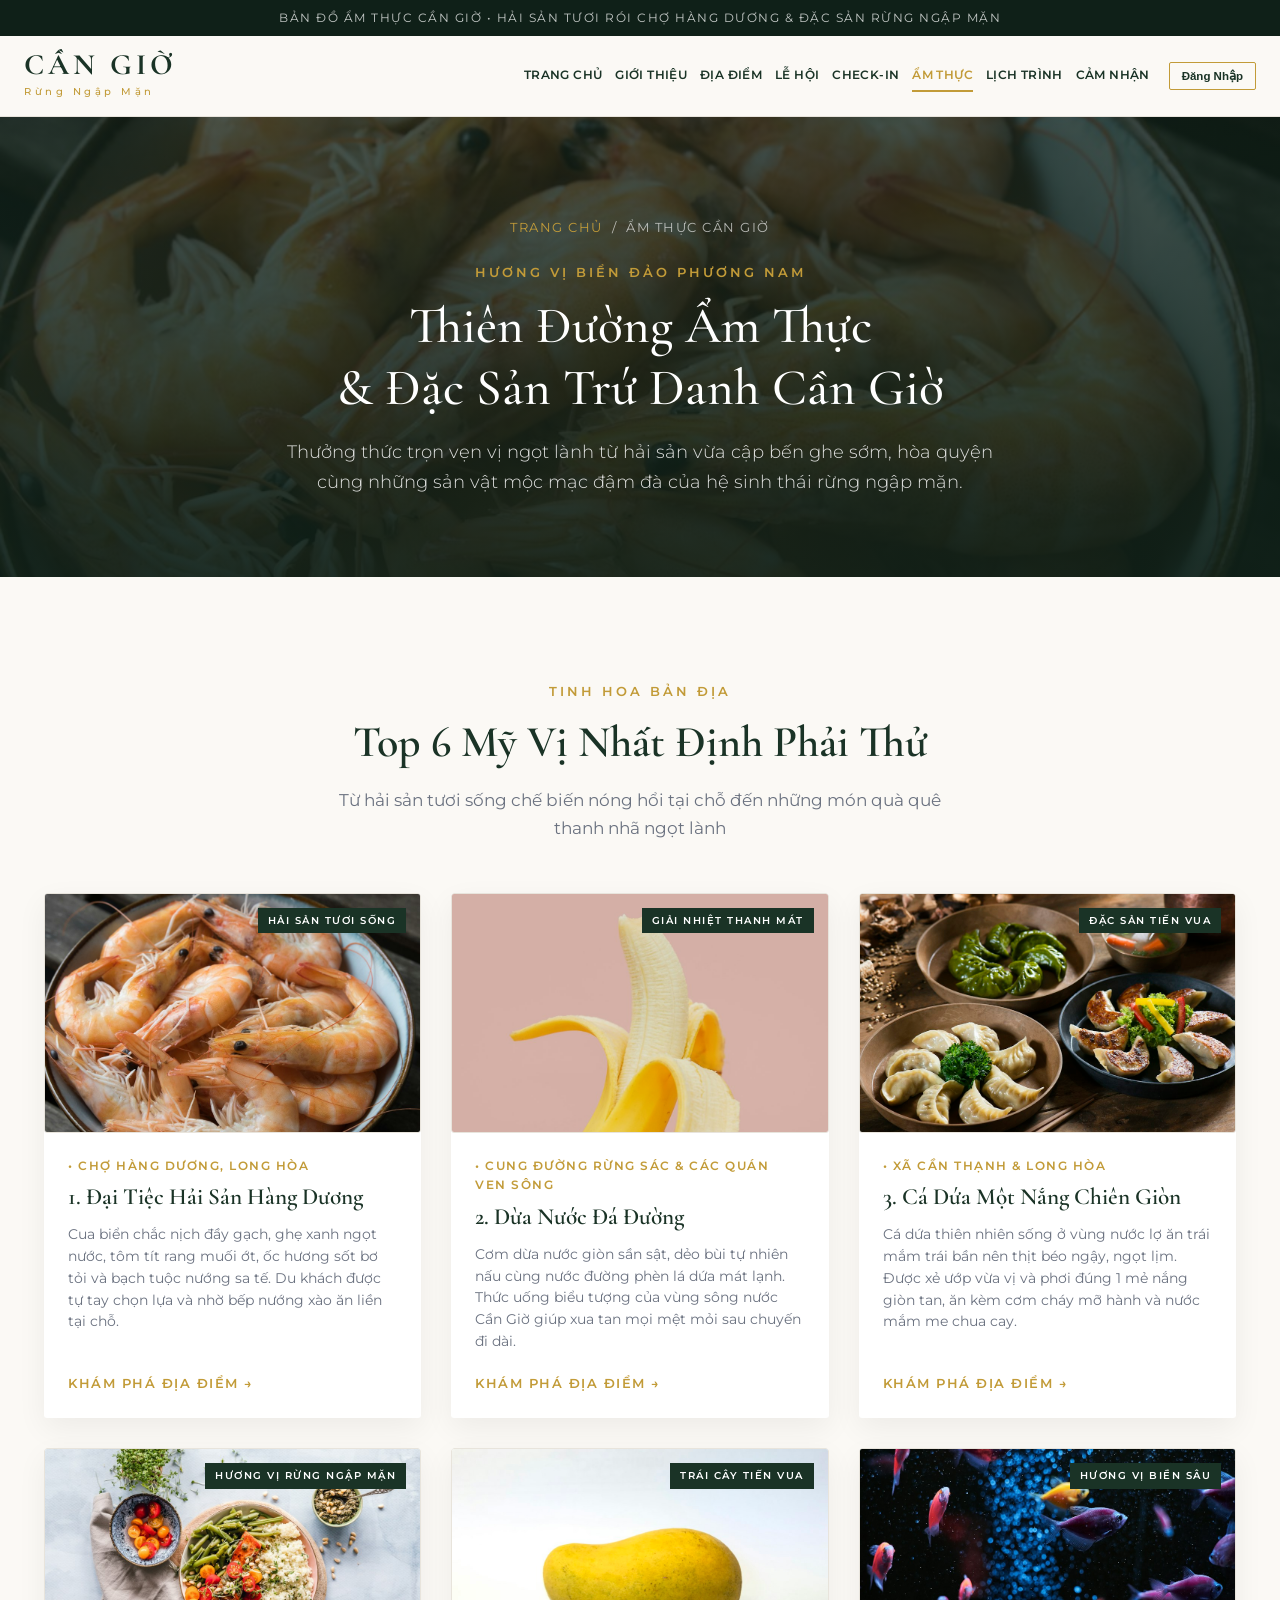
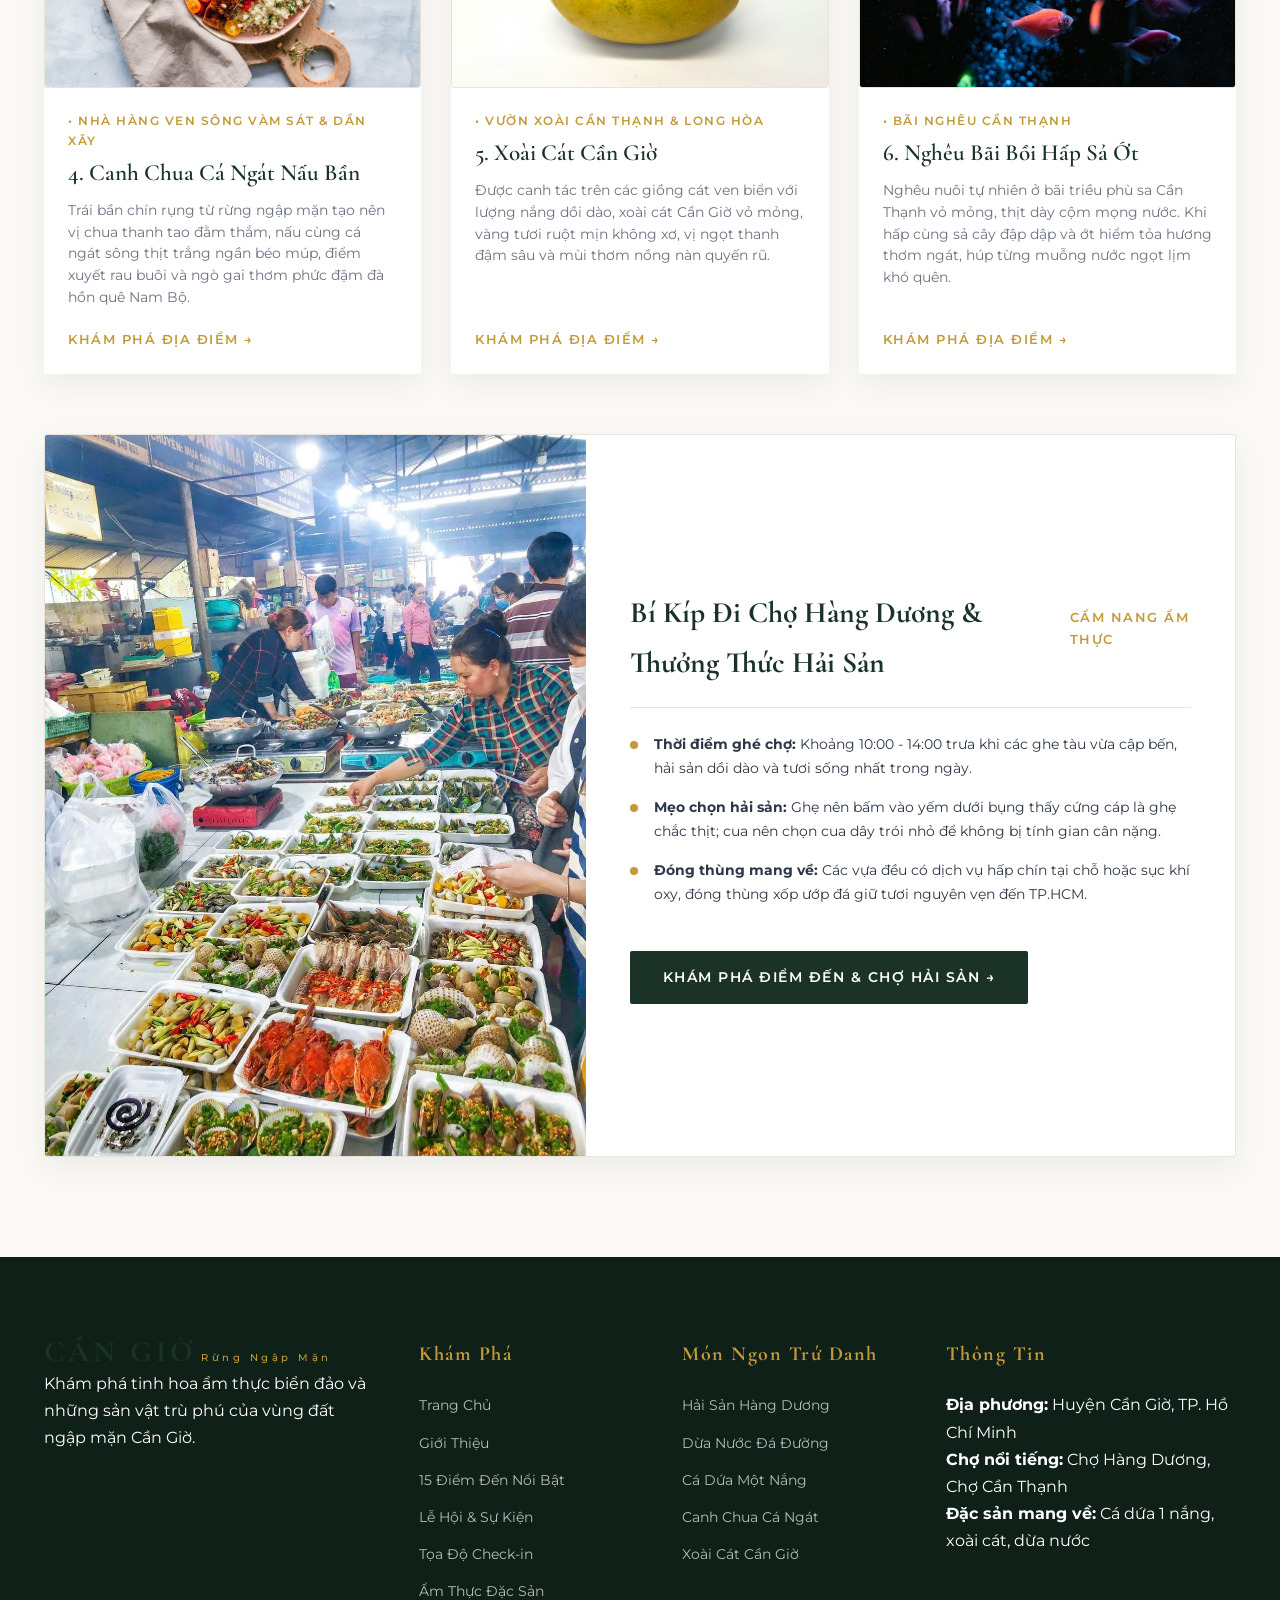
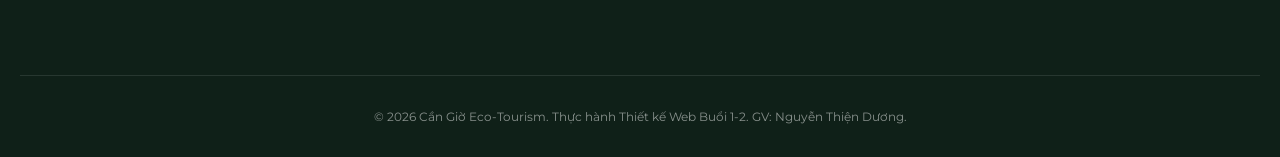
<file: amthuc.html>
<!DOCTYPE html>
<html lang="vi">
<head>
    <meta charset="UTF-8">
    <meta name="viewport" content="width=device-width, initial-scale=1.0">
    <title>Ẩm Thực Cần Giờ | Thiên Đường Hải Sản Tươi Sống &amp; Đặc Sản Biển Đảo</title>
    <!-- Google Fonts phong cách Luxury Editorial -->
    <link rel="preconnect" href="https://fonts.googleapis.com">
    <link rel="preconnect" href="https://fonts.gstatic.com" crossorigin>
    <link href="https://fonts.googleapis.com/css2?family=Cormorant+Garamond:ital,wght@0,400;0,600;0,700;1,400&family=Montserrat:wght@300;400;500;600;700&display=swap" rel="stylesheet">
    <link rel="stylesheet" href="Styles/style.css">
</head>
<body>
    <!-- Top Announcement Bar -->
    <div class="top-announcement">
        <p>Bản Đồ Ẩm Thực Cần Giờ &bull; Hải Sản Tươi Rói Chợ Hàng Dương &amp; Đặc Sản Rừng Ngập Mặn</p>
    </div>

    <!-- Header / Navbar đồng bộ -->
    <header class="site-header" id="header">
        <div class="header-container">
            <a href="index.html" class="brand-logo">
                <span class="logo-main">CẦN GIỜ</span>
                <span class="logo-sub">Rừng Ngập Mặn</span>
            </a>

            <nav class="main-nav" id="mainNav">
                <ul>
                    <li><a href="index.html">Trang Chủ</a></li>
                    <li><a href="gioithieu.html">Giới Thiệu</a></li>
                    <li><a href="diadiem.html">Địa Điểm</a></li>
                    <li><a href="lehoi.html">Lễ Hội</a></li>
                    <li><a href="checkin.html">Check-in</a></li>
                    <li><a href="amthuc.html" class="nav-active">Ẩm Thực</a></li>
                    <li><a href="lichtrinh.html">Lịch Trình</a></li>
                    <li><a href="camnhan.html">Cảm Nhận</a></li>
                </ul>
            </nav>

            <button class="mobile-menu-btn" id="mobileMenuBtn" aria-label="Menu">
                <span></span>
                <span></span>
                <span></span>
            </button>
        </div>
    </header>

    <!-- Page Hero Banner -->
    <section class="page-banner">
        <div class="page-banner-media" style="background-image: url('Images/amthuc-hangduong.jpg');">
            <div class="page-banner-overlay"></div>
        </div>
        <div class="container page-banner-content">
            <div class="breadcrumb">
                <a href="index.html">Trang Chủ</a> &nbsp;/&nbsp; <span>Ẩm Thực Cần Giờ</span>
            </div>
            <span class="section-tag">HƯƠNG VỊ BIỂN ĐẢO PHƯƠNG NAM</span>
            <h1 class="page-title">Thiên Đường Ẩm Thực <br>&amp; Đặc Sản Trứ Danh Cần Giờ</h1>
            <p class="page-subtitle">Thưởng thức trọn vẹn vị ngọt lành từ hải sản vừa cập bến ghe sớm, hòa quyện cùng những sản vật mộc mạc đậm đà của hệ sinh thái rừng ngập mặn.</p>
        </div>
    </section>

    <!-- Main Content: 6 Món Đặc Sản Nổi Bật -->
    <main class="section-spacing" style="background-color: var(--bg-cream);">
        <div class="container">

            <div class="section-header text-center">
                <span class="section-tag">TINH HOA BẢN ĐỊA</span>
                <h2 class="section-heading">Top 6 Mỹ Vị Nhất Định Phải Thử</h2>
                <p class="section-subheading">Từ hải sản tươi sống chế biến nóng hổi tại chỗ đến những món quà quê thanh nhã ngọt lành</p>
            </div>

            <div class="cards-grid destinations-full-grid">
                
                <!-- 1. Hải Sản Chợ Hàng Dương -->
                <article class="destination-card">
                    <div class="card-img-wrapper">
                        <div class="image-placeholder card-img">
                            <span class="card-tag">Hải Sản Tươi Sống</span>
                            <img src="Images/amthuc-hangduong.jpg" alt="Hải sản tươi sống tại Chợ Hàng Dương Cần Giờ">
                        </div>
                    </div>
                    <div class="card-content">
                        <span class="card-location">&bull; Chợ Hàng Dương, Long Hòa</span>
                        <h3 class="card-title">1. Đại Tiệc Hải Sản Hàng Dương</h3>
                        <p class="card-desc">Cua biển chắc nịch đầy gạch, ghẹ xanh ngọt nước, tôm tít rang muối ớt, ốc hương sốt bơ tỏi và bạch tuộc nướng sa tế. Du khách được tự tay chọn lựa và nhờ bếp nướng xào ăn liền tại chỗ.</p>
                        <a href="diadiem.html" class="card-link">Khám phá địa điểm &rarr;</a>
                    </div>
                </article>

                <!-- 2. Dừa Nước Cần Giờ -->
                <article class="destination-card">
                    <div class="card-img-wrapper">
                        <div class="image-placeholder card-img">
                            <span class="card-tag">Giải Nhiệt Thanh Mát</span>
                            <img src="Images/amthuc-duanuoc.jpg" alt="Dừa nước Cần Giờ đá đường thanh mát">
                        </div>
                    </div>
                    <div class="card-content">
                        <span class="card-location">&bull; Cung Đường Rừng Sác &amp; Các Quán Ven Sông</span>
                        <h3 class="card-title">2. Dừa Nước Đá Đường</h3>
                        <p class="card-desc">Cơm dừa nước giòn sần sật, dẻo bùi tự nhiên nấu cùng nước đường phèn lá dứa mát lạnh. Thức uống biểu tượng của vùng sông nước Cần Giờ giúp xua tan mọi mệt mỏi sau chuyến đi dài.</p>
                        <a href="diadiem.html" class="card-link">Khám phá địa điểm &rarr;</a>
                    </div>
                </article>

                <!-- 3. Cá Dứa Một Nắng -->
                <article class="destination-card">
                    <div class="card-img-wrapper">
                        <div class="image-placeholder card-img">
                            <span class="card-tag">Đặc Sản Tiến Vua</span>
                            <img src="Images/amthuc-cadua.jpg" alt="Cá dứa một nắng Cần Giờ chiên vàng giòn">
                        </div>
                    </div>
                    <div class="card-content">
                        <span class="card-location">&bull; Xã Cần Thạnh &amp; Long Hòa</span>
                        <h3 class="card-title">3. Cá Dứa Một Nắng Chiên Giòn</h3>
                        <p class="card-desc">Cá dứa thiên nhiên sống ở vùng nước lợ ăn trái mắm trái bần nên thịt béo ngậy, ngọt lịm. Được xẻ ướp vừa vị và phơi đúng 1 mẻ nắng giòn tan, ăn kèm cơm cháy mỡ hành và nước mắm me chua cay.</p>
                        <a href="diadiem.html" class="card-link">Khám phá địa điểm &rarr;</a>
                    </div>
                </article>

                <!-- 4. Canh Chua Cá Ngát Nấu Bần -->
                <article class="destination-card">
                    <div class="card-img-wrapper">
                        <div class="image-placeholder card-img">
                            <span class="card-tag">Hương Vị Rừng Ngập Mặn</span>
                            <img src="Images/amthuc-canhchua.jpg" alt="Canh chua cá ngát nấu trái bần rừng Cần Giờ">
                        </div>
                    </div>
                    <div class="card-content">
                        <span class="card-location">&bull; Nhà Hàng Ven Sông Vàm Sát &amp; Dần Xây</span>
                        <h3 class="card-title">4. Canh Chua Cá Ngát Nấu Bần</h3>
                        <p class="card-desc">Trái bần chín rụng từ rừng ngập mặn tạo nên vị chua thanh tao đằm thắm, nấu cùng cá ngát sông thịt trắng ngần béo múp, điểm xuyết rau buôi và ngò gai thơm phức đậm đà hồn quê Nam Bộ.</p>
                        <a href="diadiem.html" class="card-link">Khám phá địa điểm &rarr;</a>
                    </div>
                </article>

                <!-- 5. Xoài Cát Cần Giờ -->
                <article class="destination-card">
                    <div class="card-img-wrapper">
                        <div class="image-placeholder card-img">
                            <span class="card-tag">Trái Cây Tiến Vua</span>
                            <img src="Images/amthuc-xoaicat.jpg" alt="Xoài cát Cần Giờ chín vàng ngọt thơm">
                        </div>
                    </div>
                    <div class="card-content">
                        <span class="card-location">&bull; Vườn Xoài Cần Thạnh &amp; Long Hòa</span>
                        <h3 class="card-title">5. Xoài Cát Cần Giờ</h3>
                        <p class="card-desc">Được canh tác trên các giồng cát ven biển với lượng nắng dồi dào, xoài cát Cần Giờ vỏ mỏng, vàng tươi ruột mịn không xơ, vị ngọt thanh đậm sâu và mùi thơm nồng nàn quyến rũ.</p>
                        <a href="diadiem.html" class="card-link">Khám phá địa điểm &rarr;</a>
                    </div>
                </article>

                <!-- 6. Nghêu Bãi Bồi Hấp Sả -->
                <article class="destination-card">
                    <div class="card-img-wrapper">
                        <div class="image-placeholder card-img">
                            <span class="card-tag">Hương Vị Biển Sâu</span>
                            <img src="Images/amthuc-ngheu.jpg" alt="Nghêu bãi bồi Cần Giờ hấp sả ớt">
                        </div>
                    </div>
                    <div class="card-content">
                        <span class="card-location">&bull; Bãi Nghêu Cần Thạnh</span>
                        <h3 class="card-title">6. Nghêu Bãi Bồi Hấp Sả Ớt</h3>
                        <p class="card-desc">Nghêu nuôi tự nhiên ở bãi triều phù sa Cần Thạnh vỏ mỏng, thịt dày cộm mọng nước. Khi hấp cùng sả cây đập dập và ớt hiểm tỏa hương thơm ngát, húp từng muỗng nước ngọt lịm khó quên.</p>
                        <a href="diadiem.html" class="card-link">Khám phá địa điểm &rarr;</a>
                    </div>
                </article>

            </div>

            <!-- Cẩm nang ăn uống & Mua đặc sản -->
            <div class="itinerary-box" style="margin-top: 60px; background: #FFFFFF; border: 1px solid var(--border-subtle);">
                <div class="itinerary-media" style="min-height: 280px;">
                    <img src="Images/cho-hang-duong.jpg" alt="Kinh nghiệm đi chợ hải sản Cần Giờ" style="width: 100%; height: 100%; object-fit: cover;">
                </div>
                <div class="itinerary-details">
                    <div class="itin-header">
                        <h3>Bí Kíp Đi Chợ Hàng Dương &amp; Thưởng Thức Hải Sản</h3>
                        <span class="itin-price">Cẩm Nang Ẩm Thực</span>
                    </div>
                    <ul class="itinerary-timeline">
                        <li>
                            <strong>Thời điểm ghé chợ:</strong> Khoảng 10:00 - 14:00 trưa khi các ghe tàu vừa cập bến, hải sản dồi dào và tươi sống nhất trong ngày.
                        </li>
                        <li>
                            <strong>Mẹo chọn hải sản:</strong> Ghẹ nên bấm vào yếm dưới bụng thấy cứng cáp là ghẹ chắc thịt; cua nên chọn cua dây trói nhỏ để không bị tính gian cân nặng.
                        </li>
                        <li>
                            <strong>Đóng thùng mang về:</strong> Các vựa đều có dịch vụ hấp chín tại chỗ hoặc sục khí oxy, đóng thùng xốp ướp đá giữ tươi nguyên vẹn đến TP.HCM.
                        </li>
                    </ul>
                    <div class="itin-actions">
                        <a href="diadiem.html" class="btn btn-primary">Khám Phá Điểm Đến &amp; Chợ Hải Sản &rarr;</a>
                    </div>
                </div>
            </div>

        </div>
    </main>

    <!-- Footer -->
    <footer class="site-footer">
        <div class="container footer-grid">
            <div class="footer-col">
                <span class="logo-main">CẦN GIỜ</span>
                <span class="logo-sub">Rừng Ngập Mặn</span>
                <p class="footer-about">
                    Khám phá tinh hoa ẩm thực biển đảo và những sản vật trù phú của vùng đất ngập mặn Cần Giờ.
                </p>
            </div>
            <div class="footer-col">
                <h4 class="footer-heading">Khám Phá</h4>
                <ul class="footer-links">
                    <li><a href="index.html">Trang Chủ</a></li>
                    <li><a href="gioithieu.html">Giới Thiệu</a></li>
                    <li><a href="diadiem.html">15 Điểm Đến Nổi Bật</a></li>
                    <li><a href="lehoi.html">Lễ Hội &amp; Sự Kiện</a></li>
                    <li><a href="checkin.html">Tọa Độ Check-in</a></li>
                    <li><a href="amthuc.html">Ẩm Thực Đặc Sản</a></li>
                </ul>
            </div>
            <div class="footer-col">
                <h4 class="footer-heading">Món Ngon Trứ Danh</h4>
                <ul class="footer-links">
                    <li><a href="amthuc.html">Hải Sản Hàng Dương</a></li>
                    <li><a href="amthuc.html">Dừa Nước Đá Đường</a></li>
                    <li><a href="amthuc.html">Cá Dứa Một Nắng</a></li>
                    <li><a href="amthuc.html">Canh Chua Cá Ngát</a></li>
                    <li><a href="amthuc.html">Xoài Cát Cần Giờ</a></li>
                </ul>
            </div>
            <div class="footer-col">
                <h4 class="footer-heading">Thông Tin</h4>
                <p class="footer-contact-item"><strong>Địa phương:</strong> Huyện Cần Giờ, TP. Hồ Chí Minh</p>
                <p class="footer-contact-item"><strong>Chợ nổi tiếng:</strong> Chợ Hàng Dương, Chợ Cần Thạnh</p>
                <p class="footer-contact-item"><strong>Đặc sản mang về:</strong> Cá dứa 1 nắng, xoài cát, dừa nước</p>
            </div>
        </div>
        <div class="footer-bottom">
            <div class="container">
                <p>&copy; 2026 Cần Giờ Eco-Tourism. Thực hành Thiết kế Web Buổi 1-2. GV: Nguyễn Thiện Dương.</p>
            </div>
        </div>
    </footer>

    <script src="Scripts/store.js"></script>
    <script src="Scripts/main.js"></script>
</body>
</html>
</file>
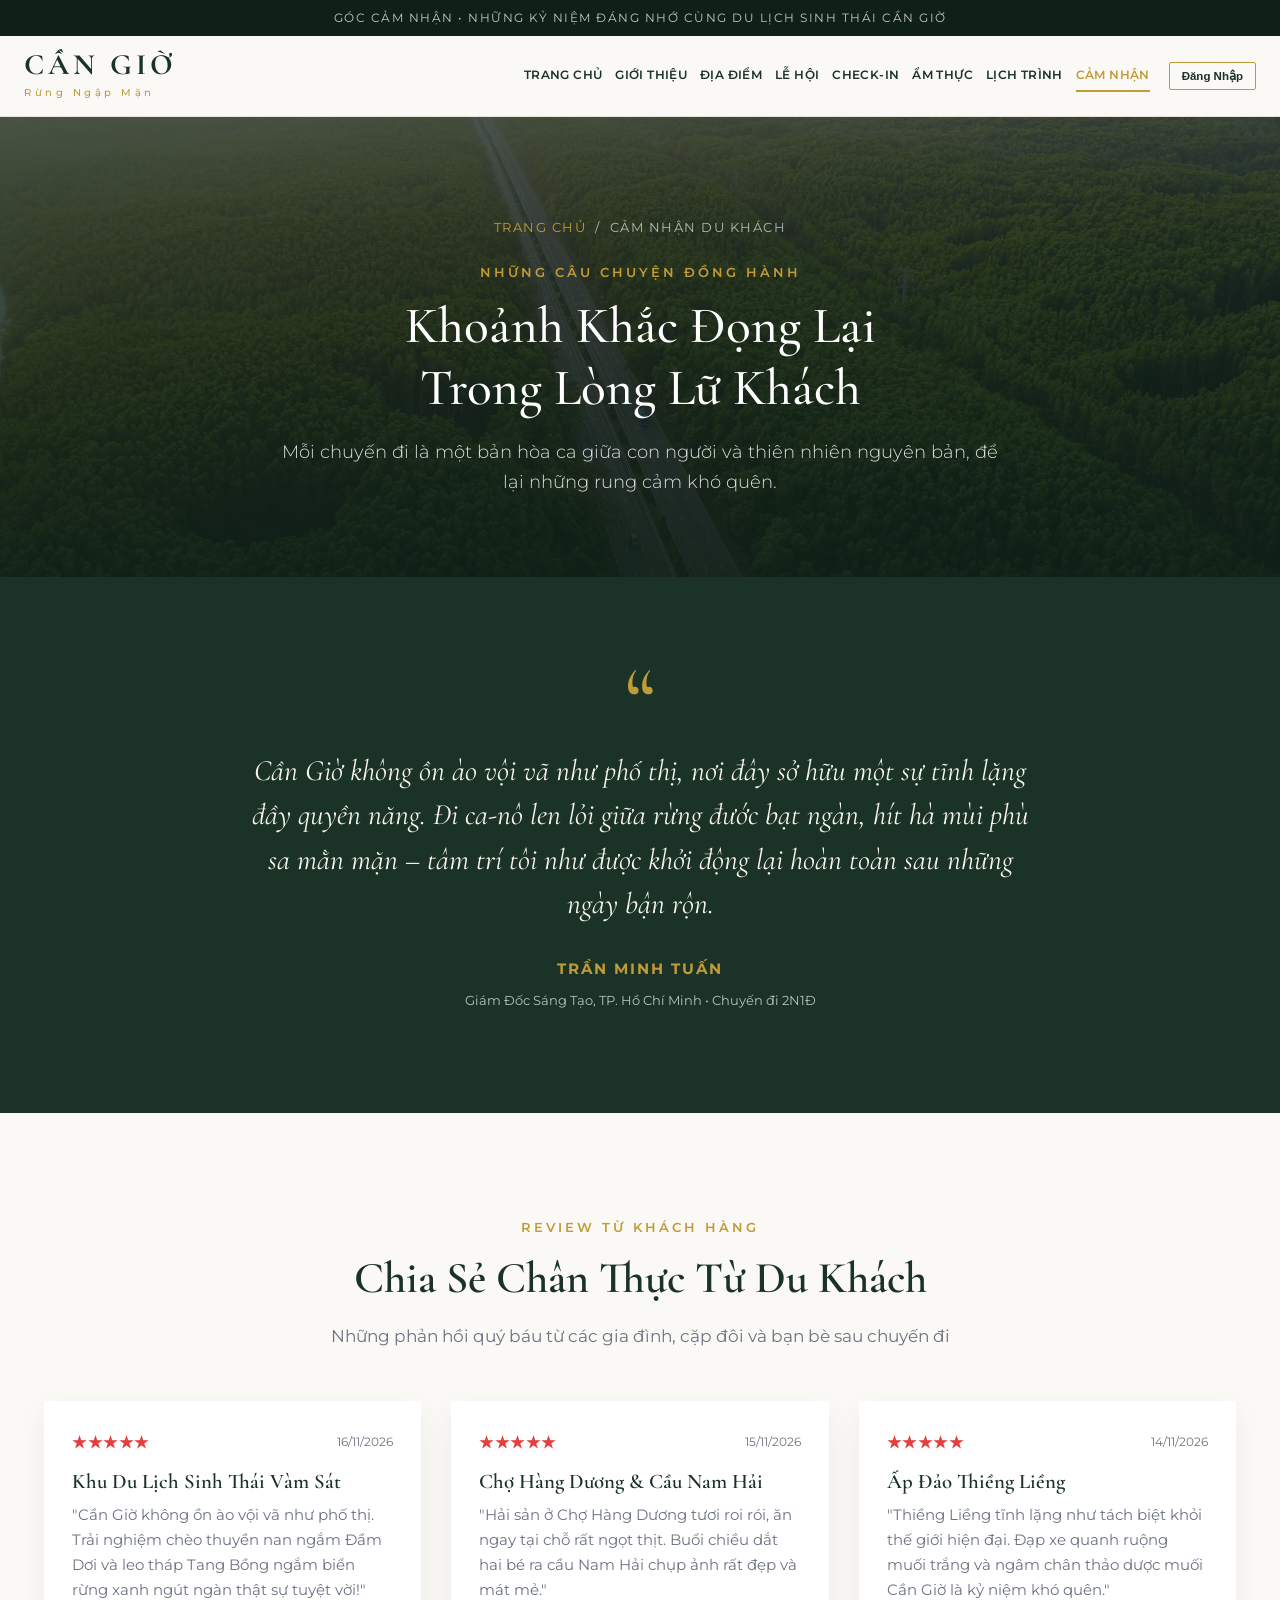
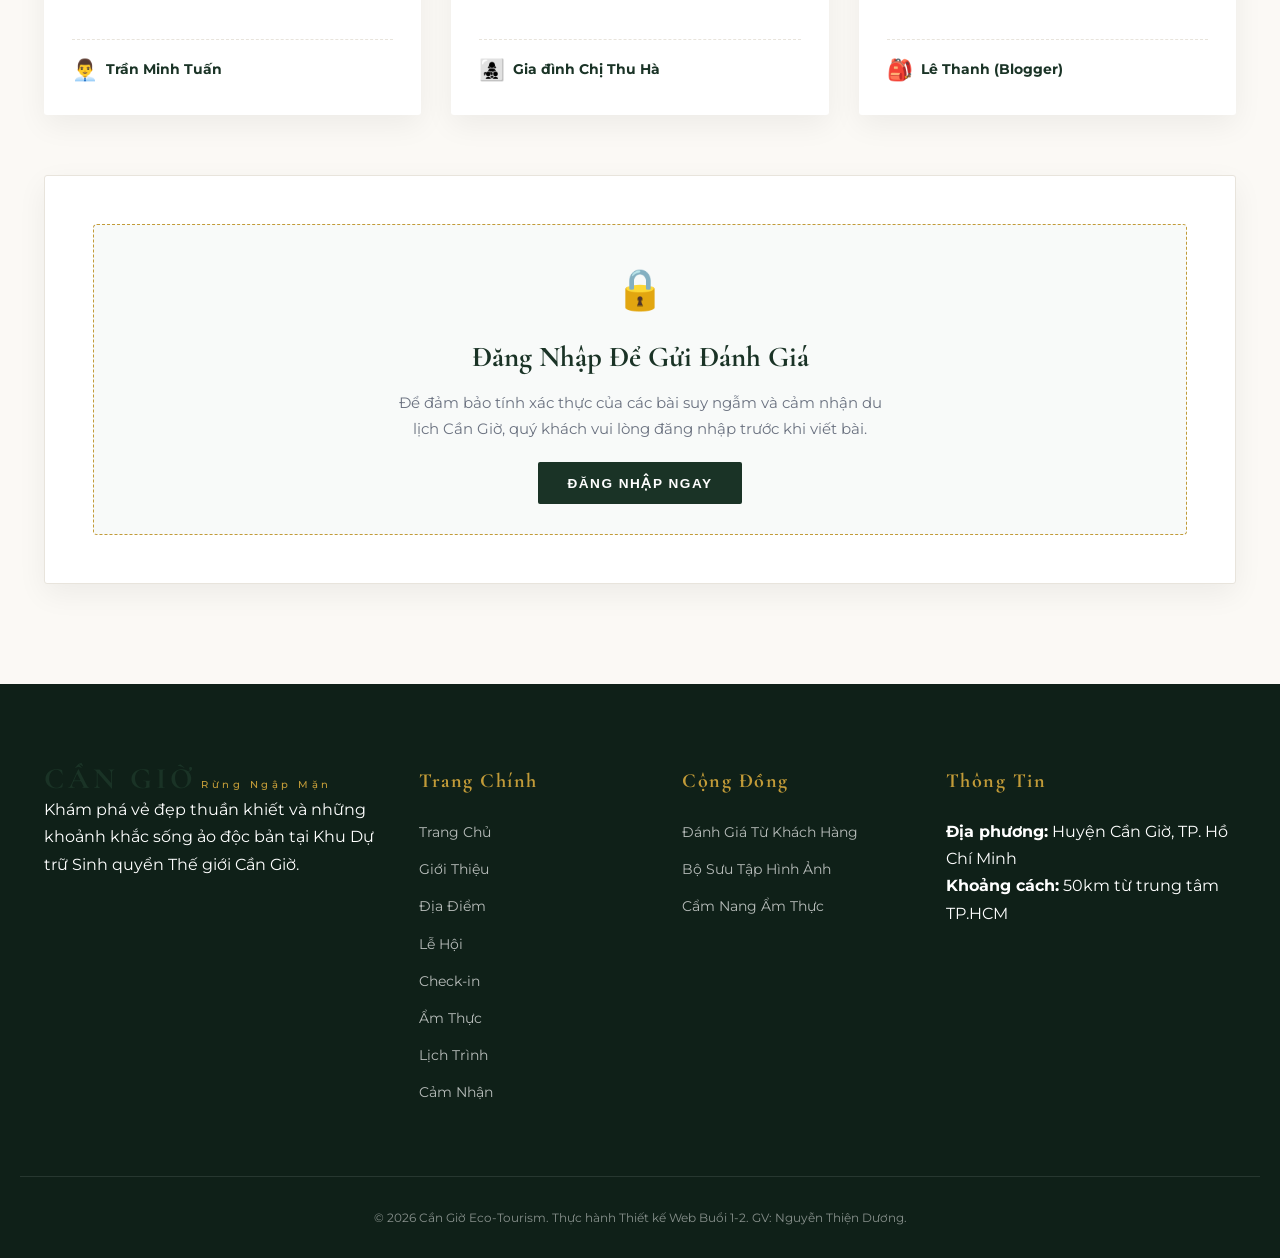
<file: camnhan.html>
<!DOCTYPE html>
<html lang="vi">
<head>
    <meta charset="UTF-8">
    <meta name="viewport" content="width=device-width, initial-scale=1.0">
    <title>Cảm Nhận Du Khách | Những Câu Chuyện Từ Miền Biển Cần Giờ</title>
    <!-- Google Fonts phong cách Luxury Editorial -->
    <link rel="preconnect" href="https://fonts.googleapis.com">
    <link rel="preconnect" href="https://fonts.gstatic.com" crossorigin>
    <link href="https://fonts.googleapis.com/css2?family=Cormorant+Garamond:ital,wght@0,400;0,600;0,700;1,400&family=Montserrat:wght@300;400;500;600;700&display=swap" rel="stylesheet">
    <link rel="stylesheet" href="Styles/style.css">
</head>
<body>
    <!-- Top Announcement Bar -->
    <div class="top-announcement">
        <p>Góc Cảm Nhận &bull; Những Kỷ Niệm Đáng Nhớ Cùng Du Lịch Sinh Thái Cần Giờ</p>
    </div>

    <!-- Header / Navbar đồng bộ -->
    <header class="site-header" id="header">
        <div class="header-container">
            <a href="index.html" class="brand-logo">
                <span class="logo-main">CẦN GIỜ</span>
                <span class="logo-sub">Rừng Ngập Mặn</span>
            </a>

            <nav class="main-nav" id="mainNav">
                <ul>
                    <li><a href="index.html">Trang Chủ</a></li>
                    <li><a href="gioithieu.html">Giới Thiệu</a></li>
                    <li><a href="diadiem.html">Địa Điểm</a></li>
                    <li><a href="lehoi.html">Lễ Hội</a></li>
                    <li><a href="checkin.html">Check-in</a></li>
                    <li><a href="amthuc.html">Ẩm Thực</a></li>
                    <li><a href="lichtrinh.html">Lịch Trình</a></li>
                    <li><a href="camnhan.html" class="nav-active">Cảm Nhận</a></li>
                </ul>
            </nav>

            <button class="mobile-menu-btn" id="mobileMenuBtn" aria-label="Menu">
                <span></span>
                <span></span>
                <span></span>
            </button>
        </div>
    </header>

    <!-- Page Hero Banner -->
    <section class="page-banner">
        <div class="page-banner-media" style="background-image: url('Images/bia4.jpg');">
            <div class="page-banner-overlay"></div>
        </div>
        <div class="container page-banner-content">
            <div class="breadcrumb">
                <a href="index.html">Trang Chủ</a> &nbsp;/&nbsp; <span>Cảm Nhận Du Khách</span>
            </div>
            <span class="section-tag">NHỮNG CÂU CHUYỆN ĐỒNG HÀNH</span>
            <h1 class="page-title">Khoảnh Khắc Đọng Lại <br>Trong Lòng Lữ Khách</h1>
            <p class="page-subtitle">Mỗi chuyến đi là một bản hòa ca giữa con người và thiên nhiên nguyên bản, để lại những rung cảm khó quên.</p>
        </div>
    </section>

    <!-- Featured Quote -->
    <section class="testimonials-section section-spacing">
        <div class="container text-center">
            <div class="quote-container">
                <span class="quote-icon">&ldquo;</span>
                <p class="testimonial-quote">
                    Cần Giờ không ồn ào vội vã như phố thị, nơi đây sở hữu một sự tĩnh lặng đầy quyền năng. Đi ca-nô len lỏi giữa rừng đước bạt ngàn, hít hà mùi phù sa mằn mặn – tâm trí tôi như được khởi động lại hoàn toàn sau những ngày bận rộn.
                </p>
                <div class="quote-author">
                    <strong>Trần Minh Tuấn</strong>
                    <span>Giám Đốc Sáng Tạo, TP. Hồ Chí Minh &bull; Chuyến đi 2N1Đ</span>
                </div>
            </div>
        </div>
    </section>

    <!-- Main Content: Đánh giá chi tiết -->
    <main class="section-spacing" style="background-color: var(--bg-cream);">
        <div class="container">

            <div class="section-header text-center">
                <span class="section-tag">REVIEW TỪ KHÁCH HÀNG</span>
                <h2 class="section-heading">Chia Sẻ Chân Thực Từ Du Khách</h2>
                <p class="section-subheading">Những phản hồi quý báu từ các gia đình, cặp đôi và bạn bè sau chuyến đi</p>
            </div>

            <div class="cards-grid destinations-full-grid" id="dynamicReviewsGrid">
                <!-- Loaded dynamically from Store (LocalStorage) -->
            </div>

            <!-- Form Gửi Cảm Nhận Của Bạn (Yêu cầu đăng nhập tài khoản) -->
            <div class="itinerary-box" id="feedbackFormContainer" style="margin-top: 60px; background: #FFFFFF; border: 1px solid var(--border-subtle); display: block; padding: 48px;">
            </div>

        </div>
    </main>

    <!-- Footer -->
    <footer class="site-footer">
        <div class="container footer-grid">
            <div class="footer-col">
                <span class="logo-main">CẦN GIỜ</span>
                <span class="logo-sub">Rừng Ngập Mặn</span>
                <p class="footer-about">
                    Khám phá vẻ đẹp thuần khiết và những khoảnh khắc sống ảo độc bản tại Khu Dự trữ Sinh quyển Thế giới Cần Giờ.
                </p>
            </div>
            <div class="footer-col">
                <h4 class="footer-heading">Trang Chính</h4>
                <ul class="footer-links">
                    <li><a href="index.html">Trang Chủ</a></li>
                    <li><a href="gioithieu.html">Giới Thiệu</a></li>
                    <li><a href="diadiem.html">Địa Điểm</a></li>
                    <li><a href="lehoi.html">Lễ Hội</a></li>
                    <li><a href="checkin.html">Check-in</a></li>
                    <li><a href="amthuc.html">Ẩm Thực</a></li>
                    <li><a href="lichtrinh.html">Lịch Trình</a></li>
                    <li><a href="camnhan.html">Cảm Nhận</a></li>
                </ul>
            </div>
            <div class="footer-col">
                <h4 class="footer-heading">Cộng Đồng</h4>
                <ul class="footer-links">
                    <li><a href="camnhan.html">Đánh Giá Từ Khách Hàng</a></li>
                    <li><a href="checkin.html">Bộ Sưu Tập Hình Ảnh</a></li>
                    <li><a href="amthuc.html">Cẩm Nang Ẩm Thực</a></li>
                </ul>
            </div>
            <div class="footer-col">
                <h4 class="footer-heading">Thông Tin</h4>
                <p class="footer-contact-item"><strong>Địa phương:</strong> Huyện Cần Giờ, TP. Hồ Chí Minh</p>
                <p class="footer-contact-item"><strong>Khoảng cách:</strong> 50km từ trung tâm TP.HCM</p>
            </div>
        </div>
        <div class="footer-bottom">
            <div class="container">
                <p>&copy; 2026 Cần Giờ Eco-Tourism. Thực hành Thiết kế Web Buổi 1-2. GV: Nguyễn Thiện Dương.</p>
            </div>
        </div>
    </footer>

    <script src="Scripts/store.js"></script>
    <script src="Scripts/main.js"></script>
</body>
</html>
</file>
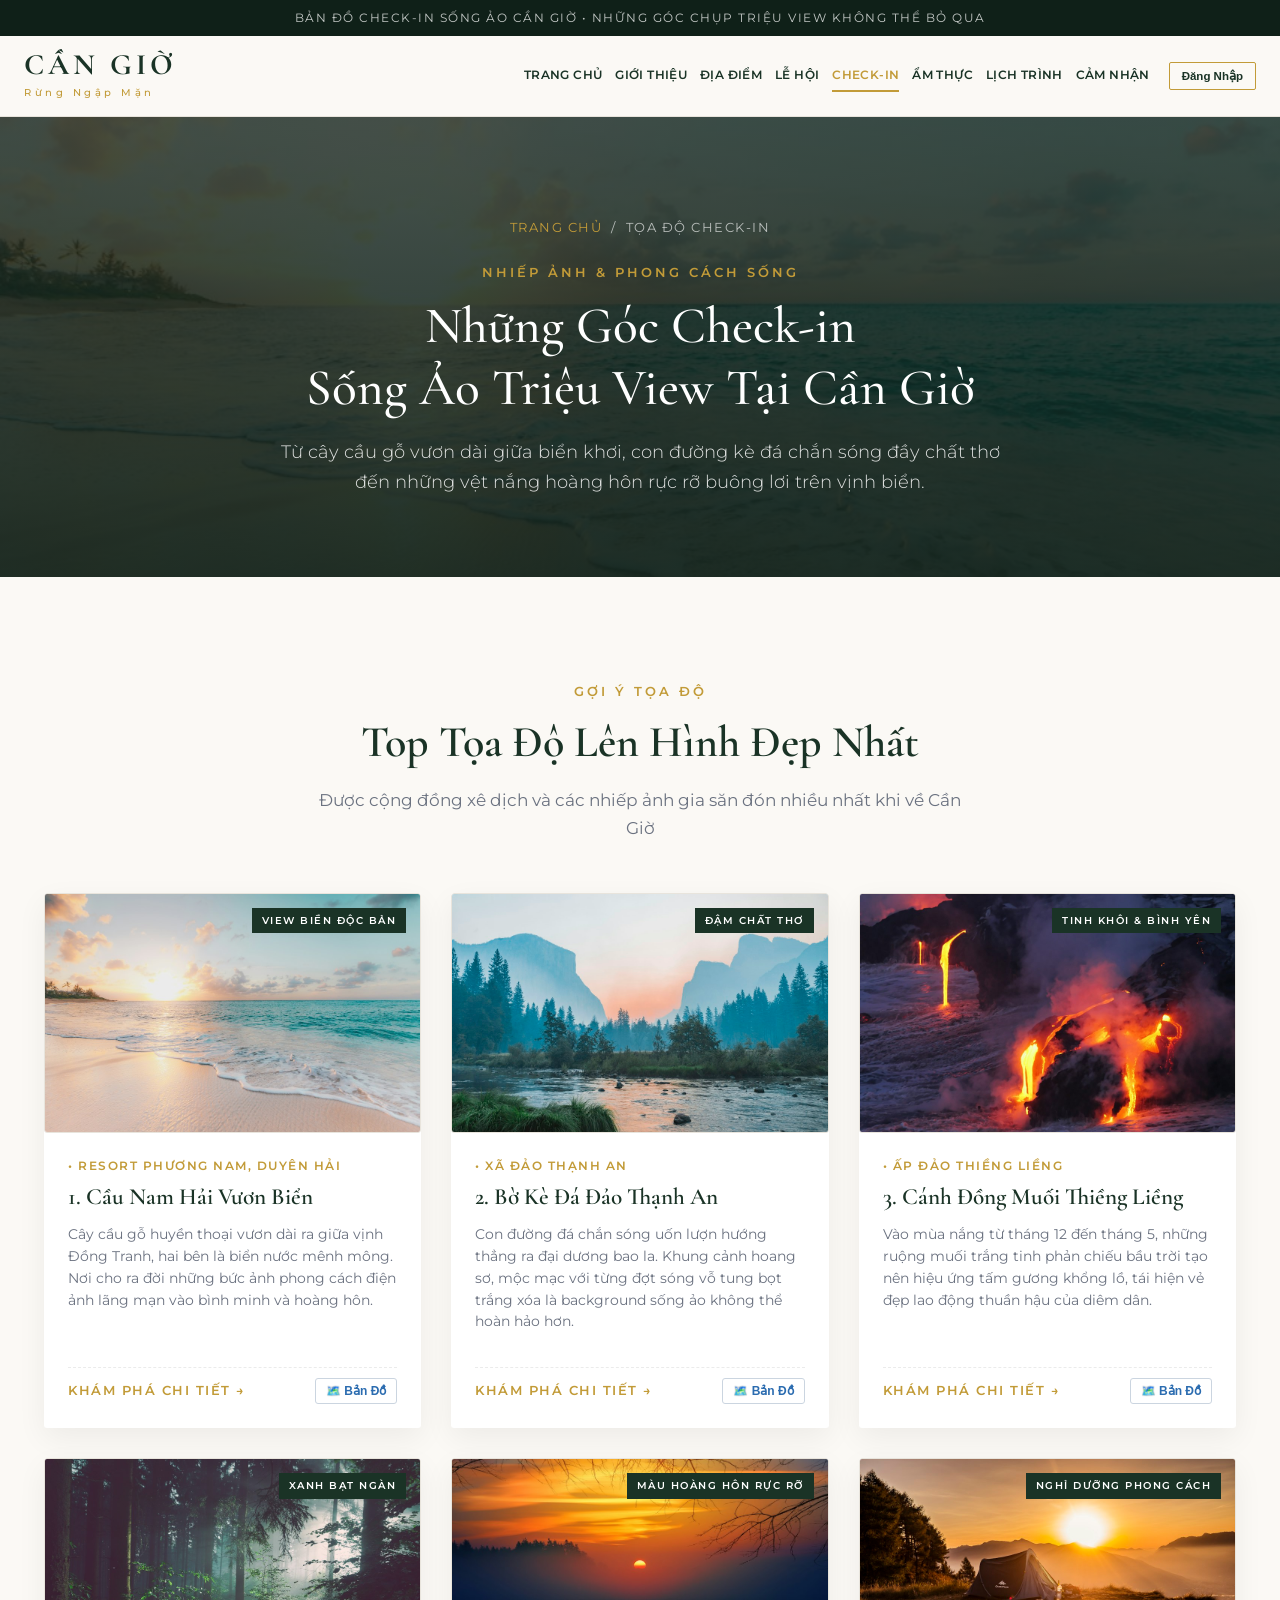
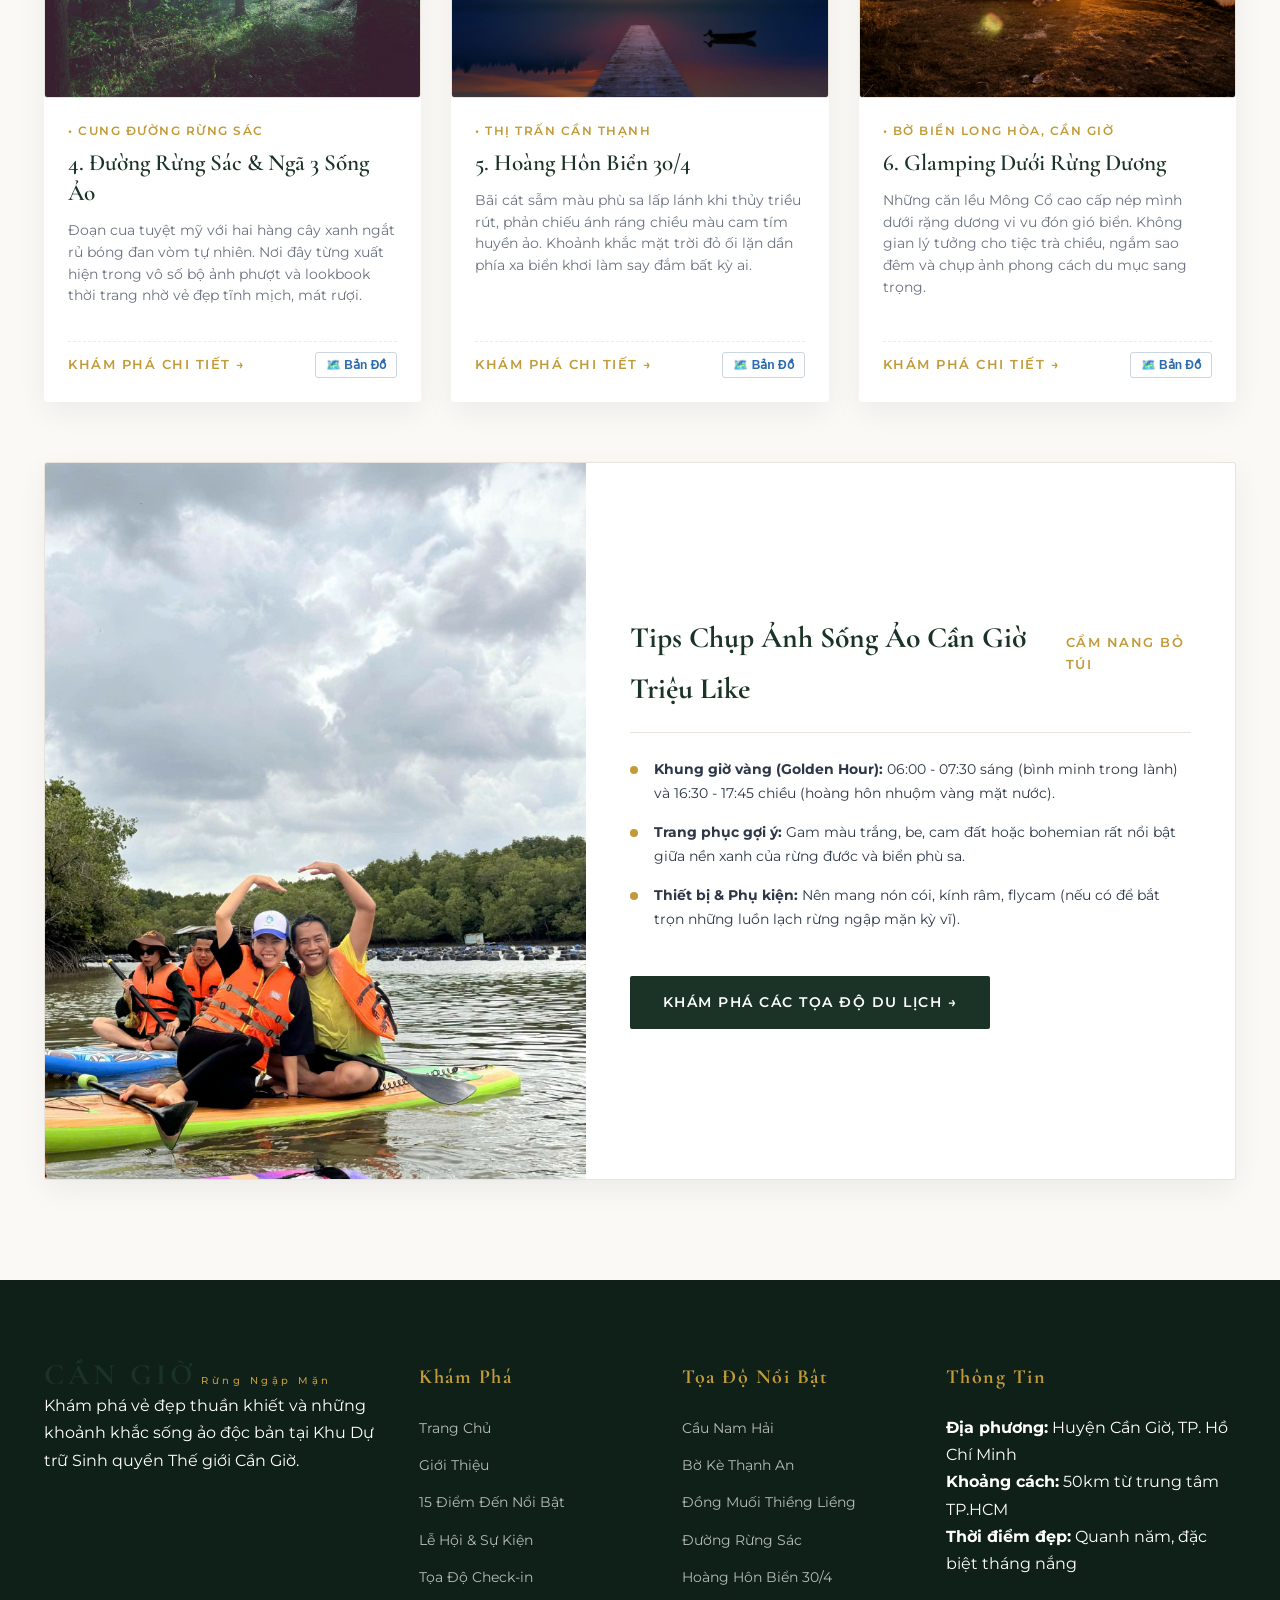
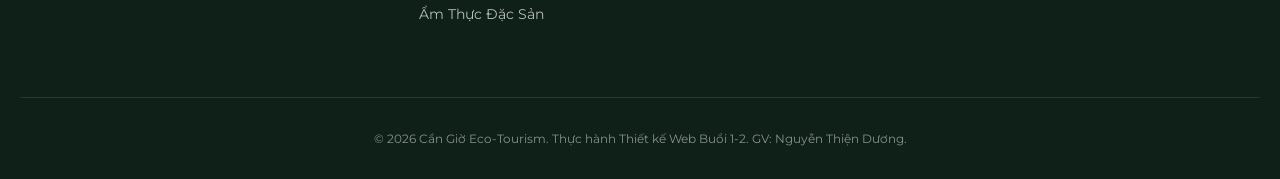
<file: checkin.html>
<!DOCTYPE html>
<html lang="vi">
<head>
    <meta charset="UTF-8">
    <meta name="viewport" content="width=device-width, initial-scale=1.0">
    <title>Check-in Cần Giờ | Những Tọa Độ Sống Ảo Triệu View Giữa Thiên Nhiên</title>
    <!-- Google Fonts phong cách Luxury Editorial -->
    <link rel="preconnect" href="https://fonts.googleapis.com">
    <link rel="preconnect" href="https://fonts.gstatic.com" crossorigin>
    <link href="https://fonts.googleapis.com/css2?family=Cormorant+Garamond:ital,wght@0,400;0,600;0,700;1,400&family=Montserrat:wght@300;400;500;600;700&display=swap" rel="stylesheet">
    <link rel="stylesheet" href="Styles/style.css">
</head>
<body>
    <!-- Top Announcement Bar -->
    <div class="top-announcement">
        <p>Bản Đồ Check-in Sống Ảo Cần Giờ &bull; Những Góc Chụp Triệu View Không Thể Bỏ Qua</p>
    </div>

    <!-- Header / Navbar đồng bộ -->
    <header class="site-header" id="header">
        <div class="header-container">
            <a href="index.html" class="brand-logo">
                <span class="logo-main">CẦN GIỜ</span>
                <span class="logo-sub">Rừng Ngập Mặn</span>
            </a>

            <nav class="main-nav" id="mainNav">
                <ul>
                    <li><a href="index.html">Trang Chủ</a></li>
                    <li><a href="gioithieu.html">Giới Thiệu</a></li>
                    <li><a href="diadiem.html">Địa Điểm</a></li>
                    <li><a href="lehoi.html">Lễ Hội</a></li>
                    <li><a href="checkin.html" class="nav-active">Check-in</a></li>
                    <li><a href="amthuc.html">Ẩm Thực</a></li>
                    <li><a href="lichtrinh.html">Lịch Trình</a></li>
                    <li><a href="camnhan.html">Cảm Nhận</a></li>
                </ul>
            </nav>

            <button class="mobile-menu-btn" id="mobileMenuBtn" aria-label="Menu">
                <span></span>
                <span></span>
                <span></span>
            </button>
        </div>
    </header>

    <!-- Page Hero Banner -->
    <section class="page-banner">
        <div class="page-banner-media" style="background-image: url('Images/checkin-caunamhai.jpg');">
            <div class="page-banner-overlay"></div>
        </div>
        <div class="container page-banner-content">
            <div class="breadcrumb">
                <a href="index.html">Trang Chủ</a> &nbsp;/&nbsp; <span>Tọa Độ Check-in</span>
            </div>
            <span class="section-tag">NHIẾP ẢNH &amp; PHONG CÁCH SỐNG</span>
            <h1 class="page-title">Những Góc Check-in <br>Sống Ảo Triệu View Tại Cần Giờ</h1>
            <p class="page-subtitle">Từ cây cầu gỗ vươn dài giữa biển khơi, con đường kè đá chắn sóng đầy chất thơ đến những vệt nắng hoàng hôn rực rỡ buông lơi trên vịnh biển.</p>
        </div>
    </section>

    <!-- Main Content: 6 Điểm Check-in Đặc Sắc -->
    <main class="section-spacing" style="background-color: var(--bg-cream);">
        <div class="container">

            <div class="section-header text-center">
                <span class="section-tag">GỢI Ý TỌA ĐỘ</span>
                <h2 class="section-heading">Top Tọa Độ Lên Hình Đẹp Nhất</h2>
                <p class="section-subheading">Được cộng đồng xê dịch và các nhiếp ảnh gia săn đón nhiều nhất khi về Cần Giờ</p>
            </div>

            <div class="cards-grid destinations-full-grid">
                
                <!-- 1. Cầu Nam Hải -->
                <article class="destination-card">
                    <div class="card-img-wrapper">
                        <div class="image-placeholder card-img">
                            <span class="card-tag">View Biển Độc Bản</span>
                            <img src="Images/checkin-caunamhai.jpg" alt="Cầu Nam Hải vươn ra biển Cần Giờ">
                        </div>
                    </div>
                    <div class="card-content">
                        <span class="card-location">&bull; Resort Phương Nam, Duyên Hải</span>
                        <h3 class="card-title">1. Cầu Nam Hải Vươn Biển</h3>
                        <p class="card-desc">Cây cầu gỗ huyền thoại vươn dài ra giữa vịnh Đồng Tranh, hai bên là biển nước mênh mông. Nơi cho ra đời những bức ảnh phong cách điện ảnh lãng mạn vào bình minh và hoàng hôn.</p>
                        <div class="card-footer-actions"><a href="diadiem.html" class="card-link">Khám phá chi tiết &rarr;</a><button class="btn-card-map" data-map-place="Cầu Nam Hải Vươn Biển">🗺️ Bản Đồ</button></div>
                    </div>
                </article>

                <!-- 2. Bờ Kè Đá Đảo Thạnh An -->
                <article class="destination-card">
                    <div class="card-img-wrapper">
                        <div class="image-placeholder card-img">
                            <span class="card-tag">Đậm Chất Thơ</span>
                            <img src="Images/checkin-thanhan.jpg" alt="Bờ kè đá chắn sóng Đảo Thạnh An">
                        </div>
                    </div>
                    <div class="card-content">
                        <span class="card-location">&bull; Xã Đảo Thạnh An</span>
                        <h3 class="card-title">2. Bờ Kè Đá Đảo Thạnh An</h3>
                        <p class="card-desc">Con đường đá chắn sóng uốn lượn hướng thẳng ra đại dương bao la. Khung cảnh hoang sơ, mộc mạc với từng đợt sóng vỗ tung bọt trắng xóa là background sống ảo không thể hoàn hảo hơn.</p>
                        <div class="card-footer-actions"><a href="diadiem.html" class="card-link">Khám phá chi tiết &rarr;</a><button class="btn-card-map" data-map-place="Bờ Kè Đá Đảo Thạnh An">🗺️ Bản Đồ</button></div>
                    </div>
                </article>

                <!-- 3. Cánh Đồng Muối Thiềng Liềng -->
                <article class="destination-card">
                    <div class="card-img-wrapper">
                        <div class="image-placeholder card-img">
                            <span class="card-tag">Tinh Khôi &amp; Bình Yên</span>
                            <img src="Images/checkin-muoi.jpg" alt="Cánh đồng muối trắng Thiềng Liềng">
                        </div>
                    </div>
                    <div class="card-content">
                        <span class="card-location">&bull; Ấp Đảo Thiềng Liềng</span>
                        <h3 class="card-title">3. Cánh Đồng Muối Thiềng Liềng</h3>
                        <p class="card-desc">Vào mùa nắng từ tháng 12 đến tháng 5, những ruộng muối trắng tinh phản chiếu bầu trời tạo nên hiệu ứng tấm gương khổng lồ, tái hiện vẻ đẹp lao động thuần hậu của diêm dân.</p>
                        <div class="card-footer-actions"><a href="diadiem.html" class="card-link">Khám phá chi tiết &rarr;</a><button class="btn-card-map" data-map-place="Cánh Đồng Muối Thiềng Liềng">🗺️ Bản Đồ</button></div>
                    </div>
                </article>

                <!-- 4. Ngã 3 Sống Ảo & Đường Rừng Sác -->
                <article class="destination-card">
                    <div class="card-img-wrapper">
                        <div class="image-placeholder card-img">
                            <span class="card-tag">Xanh Bạt Ngàn</span>
                            <img src="Images/checkin-nga3.jpg" alt="Cung đường Rừng Sác uốn lượn rợp bóng cây">
                        </div>
                    </div>
                    <div class="card-content">
                        <span class="card-location">&bull; Cung Đường Rừng Sác</span>
                        <h3 class="card-title">4. Đường Rừng Sác &amp; Ngã 3 Sống Ảo</h3>
                        <p class="card-desc">Đoạn cua tuyệt mỹ với hai hàng cây xanh ngắt rủ bóng đan vòm tự nhiên. Nơi đây từng xuất hiện trong vô số bộ ảnh phượt và lookbook thời trang nhờ vẻ đẹp tĩnh mịch, mát rượi.</p>
                        <div class="card-footer-actions"><a href="diadiem.html" class="card-link">Khám phá chi tiết &rarr;</a><button class="btn-card-map" data-map-place="Đường Rừng Sác &amp; Ngã 3 Sống Ảo">🗺️ Bản Đồ</button></div>
                    </div>
                </article>

                <!-- 5. Hoàng Hôn Biển 30/4 -->
                <article class="destination-card">
                    <div class="card-img-wrapper">
                        <div class="image-placeholder card-img">
                            <span class="card-tag">Màu Hoàng Hôn Rực Rỡ</span>
                            <img src="Images/checkin-hoanghon.jpg" alt="Hoàng hôn buông trên bãi biển 30/4">
                        </div>
                    </div>
                    <div class="card-content">
                        <span class="card-location">&bull; Thị Trấn Cần Thạnh</span>
                        <h3 class="card-title">5. Hoàng Hôn Biển 30/4</h3>
                        <p class="card-desc">Bãi cát sẫm màu phù sa lấp lánh khi thủy triều rút, phản chiếu ánh ráng chiều màu cam tím huyền ảo. Khoảnh khắc mặt trời đỏ ối lặn dần phía xa biển khơi làm say đắm bất kỳ ai.</p>
                        <div class="card-footer-actions"><a href="diadiem.html" class="card-link">Khám phá chi tiết &rarr;</a><button class="btn-card-map" data-map-place="Hoàng Hôn Biển 30/4">🗺️ Bản Đồ</button></div>
                    </div>
                </article>

                <!-- 6. Glamping & Cắm Trại Ven Biển -->
                <article class="destination-card">
                    <div class="card-img-wrapper">
                        <div class="image-placeholder card-img">
                            <span class="card-tag">Nghỉ Dưỡng Phong Cách</span>
                            <img src="Images/checkin-glamping.jpg" alt="Khu cắm trại glamping biển Cần Giờ">
                        </div>
                    </div>
                    <div class="card-content">
                        <span class="card-location">&bull; Bờ Biển Long Hòa, Cần Giờ</span>
                        <h3 class="card-title">6. Glamping Dưới Rừng Dương</h3>
                        <p class="card-desc">Những căn lều Mông Cổ cao cấp nép mình dưới rặng dương vi vu đón gió biển. Không gian lý tưởng cho tiệc trà chiều, ngắm sao đêm và chụp ảnh phong cách du mục sang trọng.</p>
                        <div class="card-footer-actions"><a href="diadiem.html" class="card-link">Khám phá chi tiết &rarr;</a><button class="btn-card-map" data-map-place="Glamping Dưới Rừng Dương">🗺️ Bản Đồ</button></div>
                    </div>
                </article>

            </div>

            <!-- Mẹo & Kinh nghiệm chụp ảnh -->
            <div class="itinerary-box" style="margin-top: 60px; background: #FFFFFF; border: 1px solid var(--border-subtle);">
                <div class="itinerary-media" style="min-height: 280px;">
                    <img src="Images/cheo-sup.jpg" alt="Kinh nghiệm chụp ảnh đẹp tại Cần Giờ" style="width: 100%; height: 100%; object-fit: cover; object-position: center 82%;">
                </div>
                <div class="itinerary-details">
                    <div class="itin-header">
                        <h3>Tips Chụp Ảnh Sống Ảo Cần Giờ Triệu Like</h3>
                        <span class="itin-price">Cẩm Nang Bỏ Túi</span>
                    </div>
                    <ul class="itinerary-timeline">
                        <li>
                            <strong>Khung giờ vàng (Golden Hour):</strong> 06:00 - 07:30 sáng (bình minh trong lành) và 16:30 - 17:45 chiều (hoàng hôn nhuộm vàng mặt nước).
                        </li>
                        <li>
                            <strong>Trang phục gợi ý:</strong> Gam màu trắng, be, cam đất hoặc bohemian rất nổi bật giữa nền xanh của rừng đước và biển phù sa.
                        </li>
                        <li>
                            <strong>Thiết bị &amp; Phụ kiện:</strong> Nên mang nón cói, kính râm, flycam (nếu có để bắt trọn những luồn lạch rừng ngập mặn kỳ vĩ).
                        </li>
                    </ul>
                    <div class="itin-actions">
                        <a href="diadiem.html" class="btn btn-primary">Khám Phá Các Tọa Độ Du Lịch &rarr;</a>
                    </div>
                </div>
            </div>

        </div>
    </main>

    <!-- Footer -->
    <footer class="site-footer">
        <div class="container footer-grid">
            <div class="footer-col">
                <span class="logo-main">CẦN GIỜ</span>
                <span class="logo-sub">Rừng Ngập Mặn</span>
                <p class="footer-about">
                    Khám phá vẻ đẹp thuần khiết và những khoảnh khắc sống ảo độc bản tại Khu Dự trữ Sinh quyển Thế giới Cần Giờ.
                </p>
            </div>
            <div class="footer-col">
                <h4 class="footer-heading">Khám Phá</h4>
                <ul class="footer-links">
                    <li><a href="index.html">Trang Chủ</a></li>
                    <li><a href="gioithieu.html">Giới Thiệu</a></li>
                    <li><a href="diadiem.html">15 Điểm Đến Nổi Bật</a></li>
                    <li><a href="lehoi.html">Lễ Hội &amp; Sự Kiện</a></li>
                    <li><a href="checkin.html">Tọa Độ Check-in</a></li>
                    <li><a href="amthuc.html">Ẩm Thực Đặc Sản</a></li>
                </ul>
            </div>
            <div class="footer-col">
                <h4 class="footer-heading">Tọa Độ Nổi Bật</h4>
                <ul class="footer-links">
                    <li><a href="checkin.html">Cầu Nam Hải</a></li>
                    <li><a href="checkin.html">Bờ Kè Thạnh An</a></li>
                    <li><a href="checkin.html">Đồng Muối Thiềng Liềng</a></li>
                    <li><a href="checkin.html">Đường Rừng Sác</a></li>
                    <li><a href="checkin.html">Hoàng Hôn Biển 30/4</a></li>
                </ul>
            </div>
            <div class="footer-col">
                <h4 class="footer-heading">Thông Tin</h4>
                <p class="footer-contact-item"><strong>Địa phương:</strong> Huyện Cần Giờ, TP. Hồ Chí Minh</p>
                <p class="footer-contact-item"><strong>Khoảng cách:</strong> 50km từ trung tâm TP.HCM</p>
                <p class="footer-contact-item"><strong>Thời điểm đẹp:</strong> Quanh năm, đặc biệt tháng nắng</p>
            </div>
        </div>
        <div class="footer-bottom">
            <div class="container">
                <p>&copy; 2026 Cần Giờ Eco-Tourism. Thực hành Thiết kế Web Buổi 1-2. GV: Nguyễn Thiện Dương.</p>
            </div>
        </div>
    </footer>

    <script src="Scripts/store.js"></script>
    <script src="Scripts/main.js"></script>
</body>
</html>
</file>
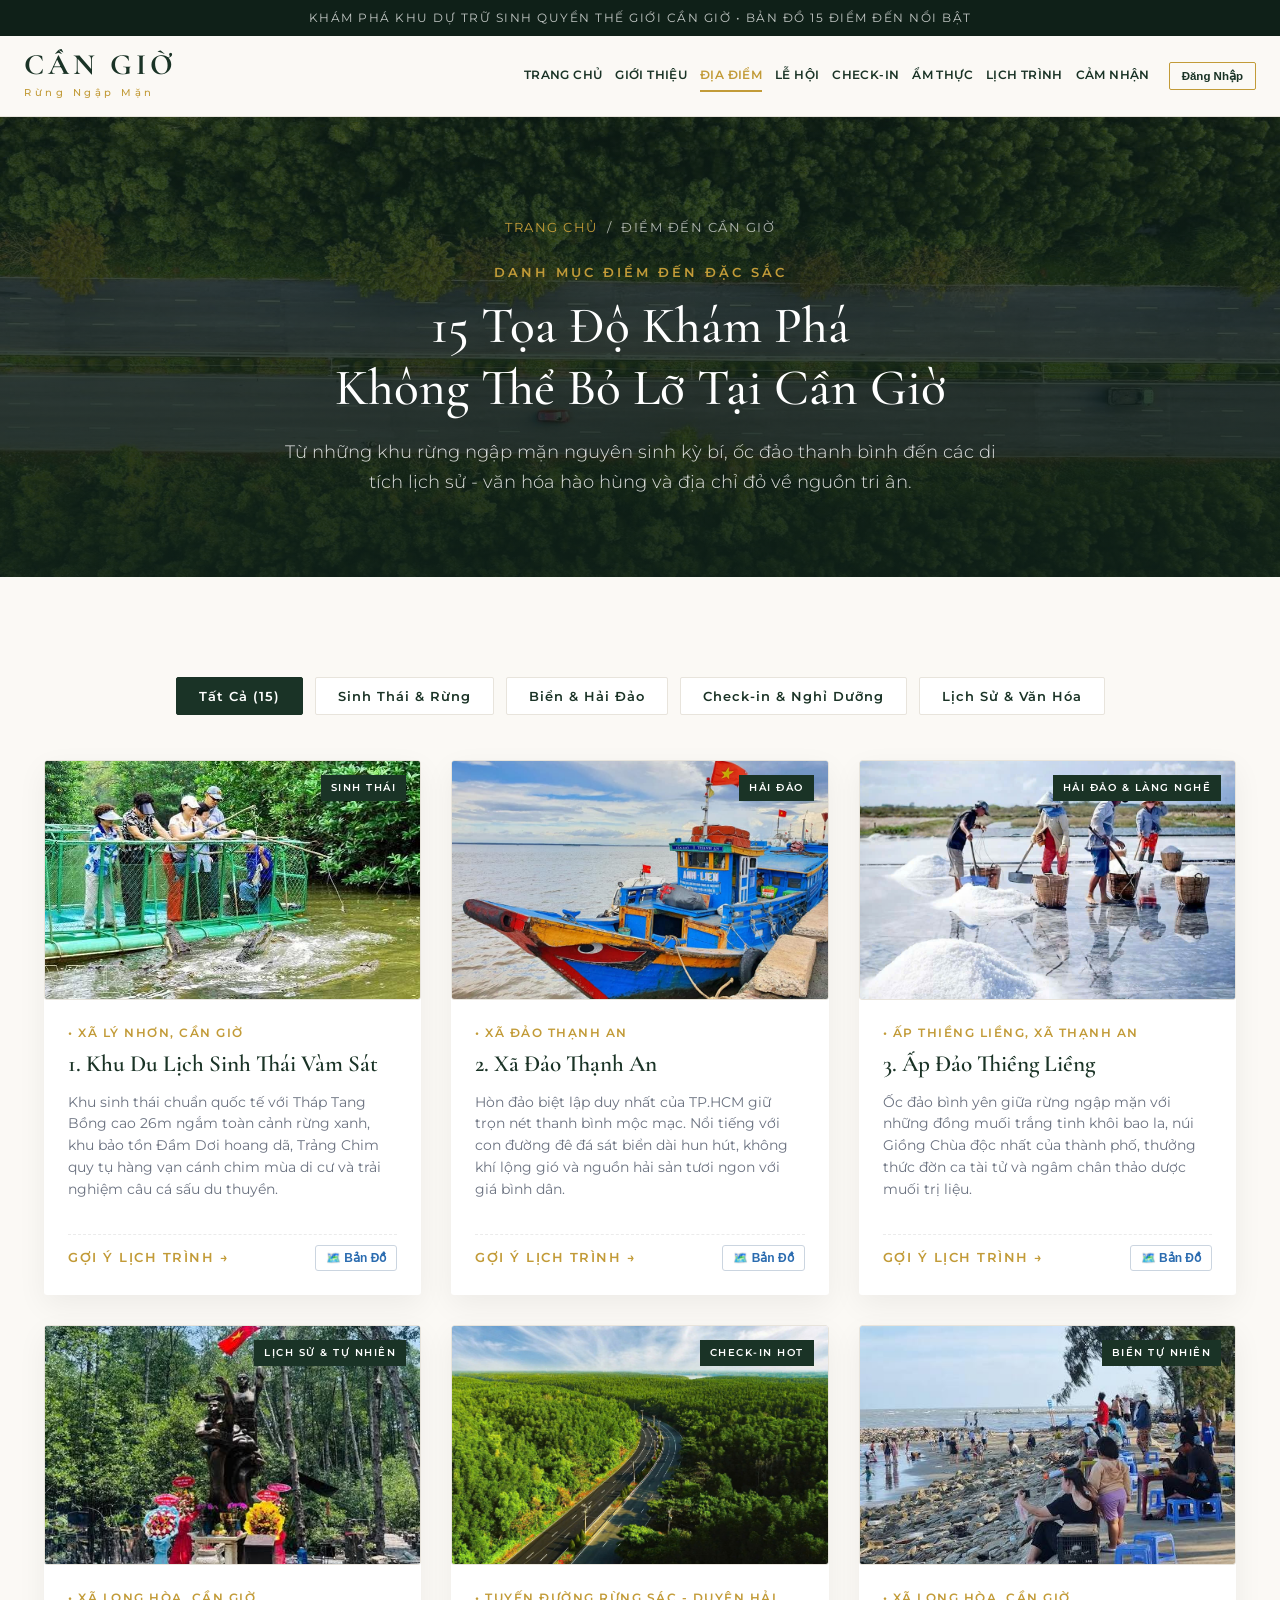
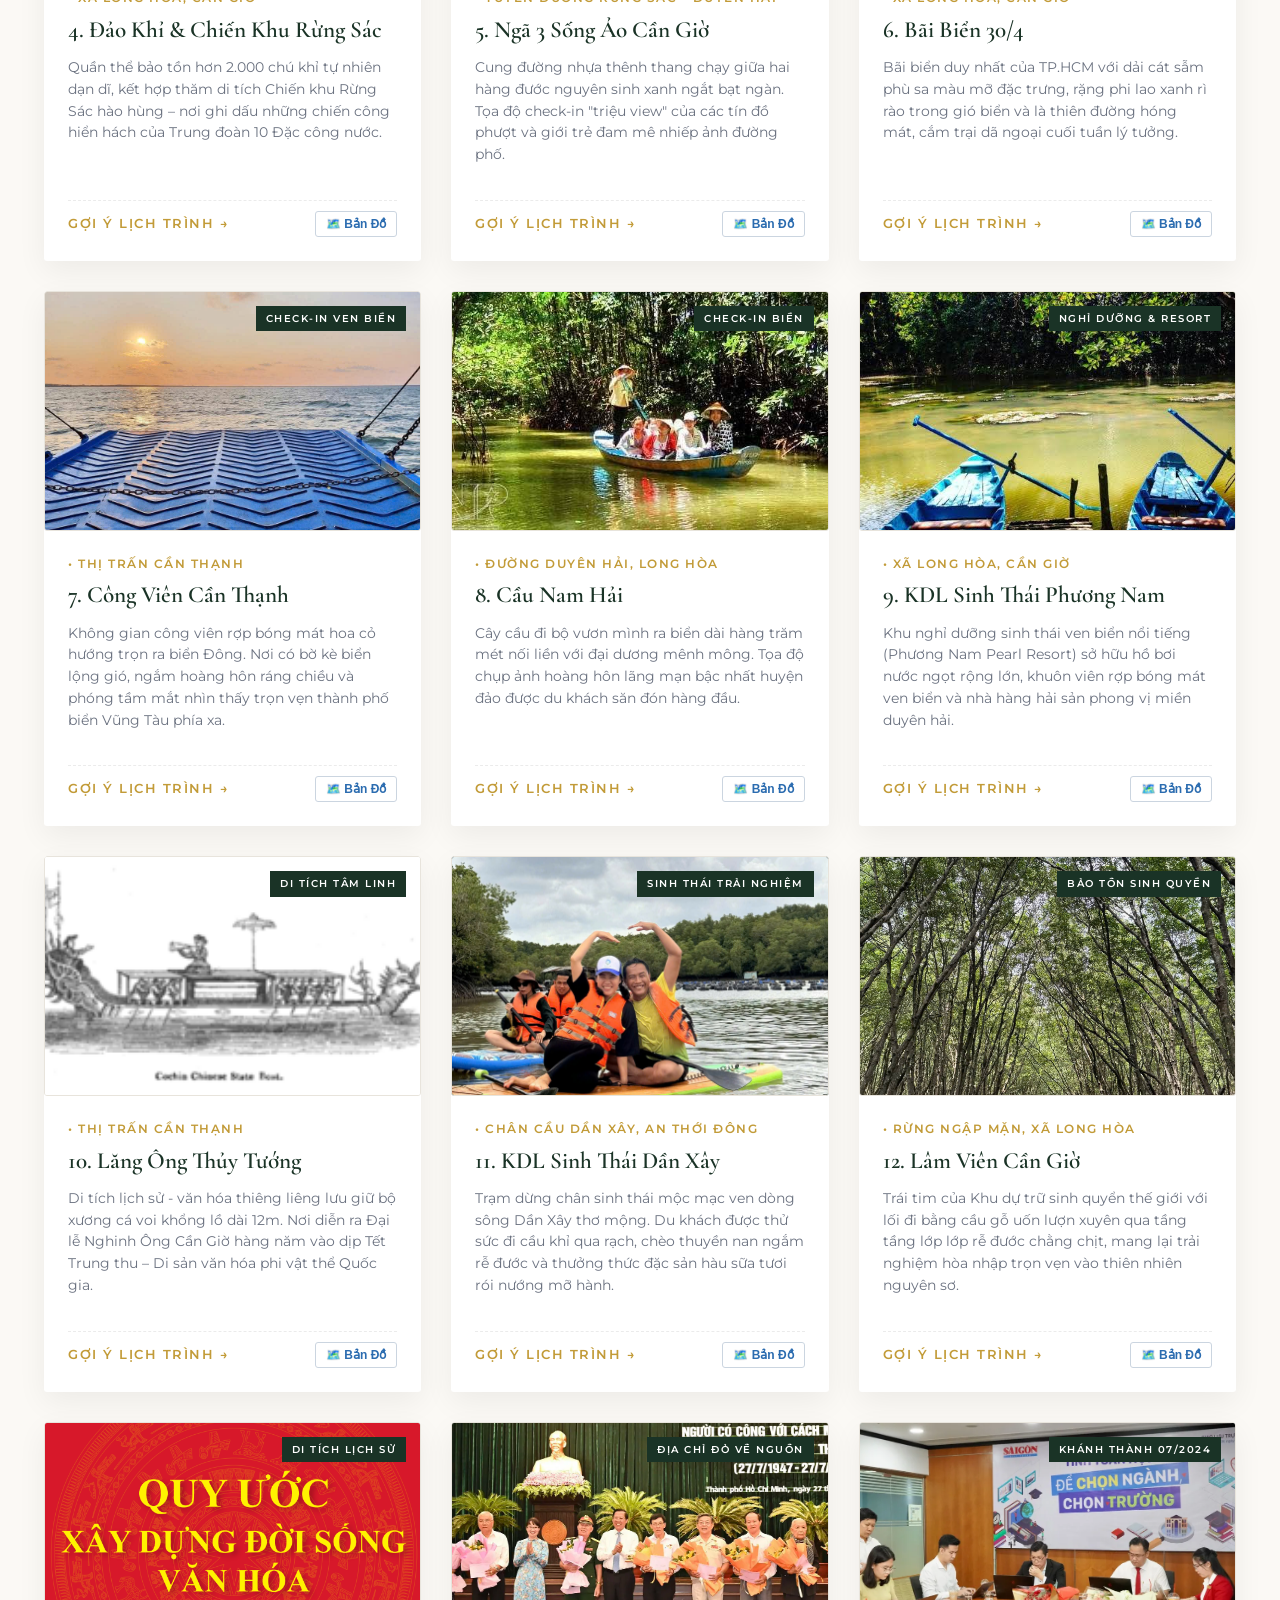
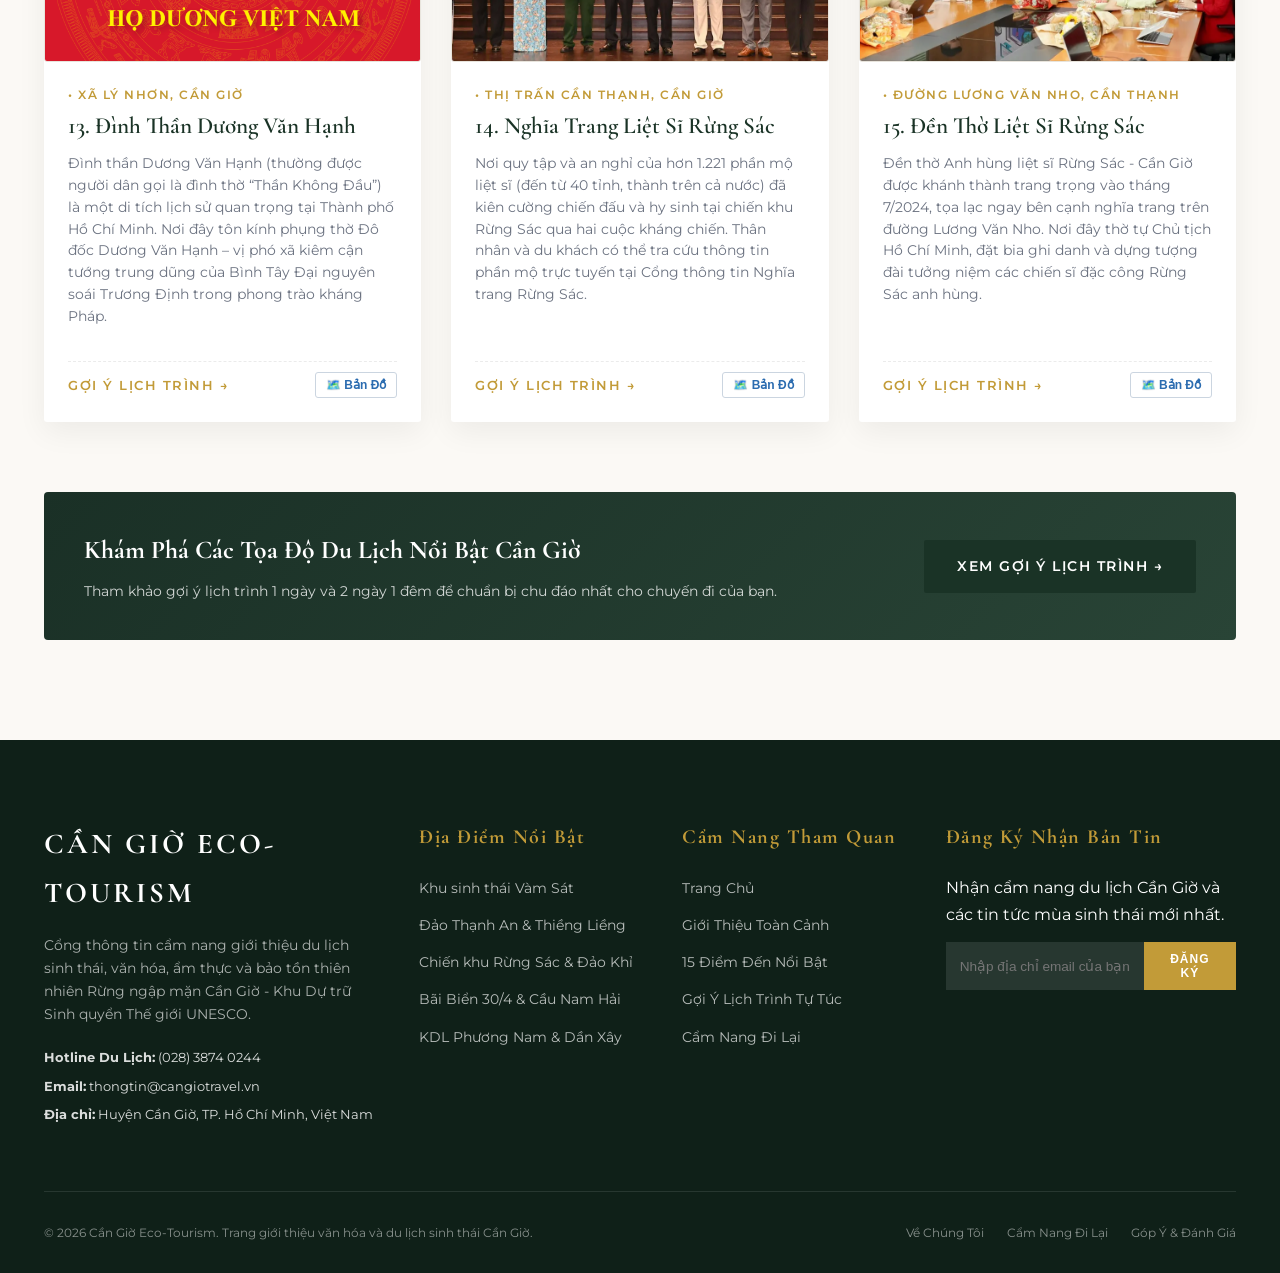
<file: diadiem.html>
<!DOCTYPE html>
<html lang="vi">
<head>
    <meta charset="UTF-8">
    <meta name="viewport" content="width=device-width, initial-scale=1.0">
    <title>Địa Điểm Du Lịch Cần Giờ | 12 Tọa Độ Khám Phá Không Thể Bỏ Lỡ</title>
    <!-- Google Fonts phong cách Luxury Editorial -->
    <link rel="preconnect" href="https://fonts.googleapis.com">
    <link rel="preconnect" href="https://fonts.gstatic.com" crossorigin>
    <link href="https://fonts.googleapis.com/css2?family=Cormorant+Garamond:ital,wght@0,400;0,600;0,700;1,400&family=Montserrat:wght@300;400;500;600;700&display=swap" rel="stylesheet">
    <link rel="stylesheet" href="Styles/style.css">
</head>
<body>
    <!-- Top Announcement Bar -->
    <div class="top-announcement">
        <p>Khám phá Khu Dự trữ Sinh quyển Thế giới Cần Giờ &bull; Bản Đồ 15 Điểm Đến Nổi Bật</p>
    </div>

    <!-- Header / Navbar đồng bộ -->
    <header class="site-header" id="header">
        <div class="header-container">
            <a href="index.html" class="brand-logo">
                <span class="logo-main">CẦN GIỜ</span>
                <span class="logo-sub">Rừng Ngập Mặn</span>
            </a>

            <nav class="main-nav" id="mainNav">
                <ul>
                    <li><a href="index.html">Trang Chủ</a></li>
                    <li><a href="gioithieu.html">Giới Thiệu</a></li>
                    <li><a href="diadiem.html" class="nav-active">Địa Điểm</a></li>
                    <li><a href="lehoi.html">Lễ Hội</a></li>
                    <li><a href="checkin.html">Check-in</a></li>
                    <li><a href="amthuc.html">Ẩm Thực</a></li>
                    <li><a href="lichtrinh.html">Lịch Trình</a></li>
                    <li><a href="camnhan.html">Cảm Nhận</a></li>
                </ul>
            </nav>

            <button class="mobile-menu-btn" id="mobileMenuBtn" aria-label="Menu">
                <span></span>
                <span></span>
                <span></span>
            </button>
        </div>
    </header>

    <!-- Page Hero Banner -->
    <section class="page-banner">
        <div class="page-banner-media" style="background-image: url('Images/bia3.jpg');">
            <div class="page-banner-overlay"></div>
        </div>
        <div class="container page-banner-content">
            <div class="breadcrumb">
                <a href="index.html">Trang Chủ</a> &nbsp;/&nbsp; <span>Điểm Đến Cần Giờ</span>
            </div>
            <span class="section-tag">DANH MỤC ĐIỂM ĐẾN ĐẶC SẮC</span>
            <h1 class="page-title">15 Tọa Độ Khám Phá <br>Không Thể Bỏ Lỡ Tại Cần Giờ</h1>
            <p class="page-subtitle">Từ những khu rừng ngập mặn nguyên sinh kỳ bí, ốc đảo thanh bình đến các di tích lịch sử - văn hóa hào hùng và địa chỉ đỏ về nguồn tri ân.</p>
        </div>
    </section>

    <!-- Section Danh sách Địa Điểm -->
    <main class="section-spacing" style="background-color: var(--bg-cream);">
        <div class="container">
            
            <!-- Bộ lọc danh mục địa điểm -->
            <div class="dest-filter-bar">
                <button class="filter-btn active" data-filter="all">Tất Cả (15)</button>
                <button class="filter-btn" data-filter="sinh-thai">Sinh Thái &amp; Rừng</button>
                <button class="filter-btn" data-filter="bien-dao">Biển &amp; Hải Đảo</button>
                <button class="filter-btn" data-filter="check-in">Check-in &amp; Nghỉ Dưỡng</button>
                <button class="filter-btn" data-filter="lich-su">Lịch Sử &amp; Văn Hóa</button>
            </div>

            <!-- Grid 12 Địa Điểm -->
            <div class="cards-grid destinations-full-grid">
                
                <!-- 1. Khu du lịch Vàm Sát -->
                <article class="destination-card" data-category="sinh-thai">
                    <div class="card-img-wrapper">
                        <div class="image-placeholder card-img">
                            <span class="card-tag">Sinh Thái</span>
                            <img src="Images/VS1.jfif" alt="Khu du lịch sinh thái Vàm Sát">
                        </div>
                    </div>
                    <div class="card-content">
                        <span class="card-location">&bull; Xã Lý Nhơn, Cần Giờ</span>
                        <h3 class="card-title">1. Khu Du Lịch Sinh Thái Vàm Sát</h3>
                        <p class="card-desc">Khu sinh thái chuẩn quốc tế với Tháp Tang Bồng cao 26m ngắm toàn cảnh rừng xanh, khu bảo tồn Đầm Dơi hoang dã, Trảng Chim quy tụ hàng vạn cánh chim mùa di cư và trải nghiệm câu cá sấu du thuyền.</p>
                        <div class="card-footer-actions"><a href="lichtrinh.html" class="card-link">Gợi ý lịch trình &rarr;</a><button class="btn-card-map" data-map-place="Khu Du Lịch Sinh Thái Vàm Sát">🗺️ Bản Đồ</button></div>
                    </div>
                </article>

                <!-- 2. Đảo Thạnh An -->
                <article class="destination-card" data-category="bien-dao">
                    <div class="card-img-wrapper">
                        <div class="image-placeholder card-img">
                            <span class="card-tag">Hải Đảo</span>
                            <img src="Images/pha/thanhan.jpg" alt="Xã đảo Thạnh An Cần Giờ">
                        </div>
                    </div>
                    <div class="card-content">
                        <span class="card-location">&bull; Xã Đảo Thạnh An</span>
                        <h3 class="card-title">2. Xã Đảo Thạnh An</h3>
                        <p class="card-desc">Hòn đảo biệt lập duy nhất của TP.HCM giữ trọn nét thanh bình mộc mạc. Nổi tiếng với con đường đê đá sát biển dài hun hút, không khí lộng gió và nguồn hải sản tươi ngon với giá bình dân.</p>
                        <div class="card-footer-actions"><a href="lichtrinh.html" class="card-link">Gợi ý lịch trình &rarr;</a><button class="btn-card-map" data-map-place="Xã Đảo Thạnh An">🗺️ Bản Đồ</button></div>
                    </div>
                </article>

                <!-- 3. Đảo Thiềng Liềng -->
                <article class="destination-card" data-category="bien-dao">
                    <div class="card-img-wrapper">
                        <div class="image-placeholder card-img">
                            <span class="card-tag">Hải Đảo &amp; Làng Nghề</span>
                            <img src="Images/lam-muoi.jpg" alt="Ấp đảo Thiềng Liềng Cần Giờ">
                        </div>
                    </div>
                    <div class="card-content">
                        <span class="card-location">&bull; Ấp Thiềng Liềng, Xã Thạnh An</span>
                        <h3 class="card-title">3. Ấp Đảo Thiềng Liềng</h3>
                        <p class="card-desc">Ốc đảo bình yên giữa rừng ngập mặn với những đồng muối trắng tinh khôi bao la, núi Giồng Chùa độc nhất của thành phố, thưởng thức đờn ca tài tử và ngâm chân thảo dược muối trị liệu.</p>
                        <div class="card-footer-actions"><a href="lichtrinh.html" class="card-link">Gợi ý lịch trình &rarr;</a><button class="btn-card-map" data-map-place="Ấp Đảo Thiềng Liềng">🗺️ Bản Đồ</button></div>
                    </div>
                </article>

                <!-- 4. Đảo Khỉ & Chiến Khu Rừng Sác -->
                <article class="destination-card" data-category="lich-su">
                    <div class="card-img-wrapper">
                        <div class="image-placeholder card-img">
                            <span class="card-tag">Lịch Sử &amp; Tự Nhiên</span>
                            <img src="Images/chien-khu.jfif" alt="Đảo Khỉ và Chiến khu Rừng Sác">
                        </div>
                    </div>
                    <div class="card-content">
                        <span class="card-location">&bull; Xã Long Hòa, Cần Giờ</span>
                        <h3 class="card-title">4. Đảo Khỉ &amp; Chiến Khu Rừng Sác</h3>
                        <p class="card-desc">Quần thể bảo tồn hơn 2.000 chú khỉ tự nhiên dạn dĩ, kết hợp thăm di tích Chiến khu Rừng Sác hào hùng – nơi ghi dấu những chiến công hiển hách của Trung đoàn 10 Đặc công nước.</p>
                        <div class="card-footer-actions"><a href="lichtrinh.html" class="card-link">Gợi ý lịch trình &rarr;</a><button class="btn-card-map" data-map-place="Đảo Khỉ &amp; Chiến Khu Rừng Sác">🗺️ Bản Đồ</button></div>
                    </div>
                </article>

                <!-- 5. Ngã 3 Sống Ảo -->
                <article class="destination-card" data-category="check-in">
                    <div class="card-img-wrapper">
                        <div class="image-placeholder card-img">
                            <span class="card-tag">Check-in Hot</span>
                            <img src="Images/bia.jpg" alt="Ngã 3 sống ảo cung đường Rừng Sác Cần Giờ">
                        </div>
                    </div>
                    <div class="card-content">
                        <span class="card-location">&bull; Tuyến Đường Rừng Sác - Duyên Hải</span>
                        <h3 class="card-title">5. Ngã 3 Sống Ảo Cần Giờ</h3>
                        <p class="card-desc">Cung đường nhựa thênh thang chạy giữa hai hàng đước nguyên sinh xanh ngắt bạt ngàn. Tọa độ check-in "triệu view" của các tín đồ phượt và giới trẻ đam mê nhiếp ảnh đường phố.</p>
                        <div class="card-footer-actions"><a href="lichtrinh.html" class="card-link">Gợi ý lịch trình &rarr;</a><button class="btn-card-map" data-map-place="Ngã 3 Sống Ảo Cần Giờ">🗺️ Bản Đồ</button></div>
                    </div>
                </article>

                <!-- 6. Bãi Biển 30/4 -->
                <article class="destination-card" data-category="bien-dao">
                    <div class="card-img-wrapper">
                        <div class="image-placeholder card-img">
                            <span class="card-tag">Biển Tự Nhiên</span>
                            <img src="Images/bien-304.jfif" alt="Bãi biển 30/4 Cần Giờ">
                        </div>
                    </div>
                    <div class="card-content">
                        <span class="card-location">&bull; Xã Long Hòa, Cần Giờ</span>
                        <h3 class="card-title">6. Bãi Biển 30/4</h3>
                        <p class="card-desc">Bãi biển duy nhất của TP.HCM với dải cát sẫm phù sa màu mỡ đặc trưng, rặng phi lao xanh rì rào trong gió biển và là thiên đường hóng mát, cắm trại dã ngoại cuối tuần lý tưởng.</p>
                        <div class="card-footer-actions"><a href="lichtrinh.html" class="card-link">Gợi ý lịch trình &rarr;</a><button class="btn-card-map" data-map-place="Bãi Biển 30/4">🗺️ Bản Đồ</button></div>
                    </div>
                </article>

                <!-- 7. Công Viên Cần Thạnh -->
                <article class="destination-card" data-category="check-in">
                    <div class="card-img-wrapper">
                        <div class="image-placeholder card-img">
                            <span class="card-tag">Check-in Ven Biển</span>
                            <img src="Images/hoang-hon.jpg" alt="Công viên Cần Thạnh thị trấn Cần Giờ">
                        </div>
                    </div>
                    <div class="card-content">
                        <span class="card-location">&bull; Thị Trấn Cần Thạnh</span>
                        <h3 class="card-title">7. Công Viên Cần Thạnh</h3>
                        <p class="card-desc">Không gian công viên rợp bóng mát hoa cỏ hướng trọn ra biển Đông. Nơi có bờ kè biển lộng gió, ngắm hoàng hôn ráng chiều và phóng tầm mắt nhìn thấy trọn vẹn thành phố biển Vũng Tàu phía xa.</p>
                        <div class="card-footer-actions"><a href="lichtrinh.html" class="card-link">Gợi ý lịch trình &rarr;</a><button class="btn-card-map" data-map-place="Công Viên Cần Thạnh">🗺️ Bản Đồ</button></div>
                    </div>
                </article>

                <!-- 8. Cầu Nam Hải -->
                <article class="destination-card" data-category="check-in">
                    <div class="card-img-wrapper">
                        <div class="image-placeholder card-img">
                            <span class="card-tag">Check-in Biển</span>
                            <img src="Images/VS4.jfif" alt="Cầu Nam Hải vươn ra biển Cần Giờ">
                        </div>
                    </div>
                    <div class="card-content">
                        <span class="card-location">&bull; Đường Duyên Hải, Long Hòa</span>
                        <h3 class="card-title">8. Cầu Nam Hải</h3>
                        <p class="card-desc">Cây cầu đi bộ vươn mình ra biển dài hàng trăm mét nối liền với đại dương mênh mông. Tọa độ chụp ảnh hoàng hôn lãng mạn bậc nhất huyện đảo được du khách săn đón hàng đầu.</p>
                        <div class="card-footer-actions"><a href="lichtrinh.html" class="card-link">Gợi ý lịch trình &rarr;</a><button class="btn-card-map" data-map-place="Cầu Nam Hải">🗺️ Bản Đồ</button></div>
                    </div>
                </article>

                <!-- 9. Khu Du Lịch Sinh Thái Phương Nam -->
                <article class="destination-card" data-category="check-in">
                    <div class="card-img-wrapper">
                        <div class="image-placeholder card-img">
                            <span class="card-tag">Nghỉ Dưỡng &amp; Resort</span>
                            <img src="Images/VS6.jfif" alt="Khu du lịch sinh thái Phương Nam Pearl Resort">
                        </div>
                    </div>
                    <div class="card-content">
                        <span class="card-location">&bull; Xã Long Hòa, Cần Giờ</span>
                        <h3 class="card-title">9. KDL Sinh Thái Phương Nam</h3>
                        <p class="card-desc">Khu nghỉ dưỡng sinh thái ven biển nổi tiếng (Phương Nam Pearl Resort) sở hữu hồ bơi nước ngọt rộng lớn, khuôn viên rợp bóng mát ven biển và nhà hàng hải sản phong vị miền duyên hải.</p>
                        <div class="card-footer-actions"><a href="lichtrinh.html" class="card-link">Gợi ý lịch trình &rarr;</a><button class="btn-card-map" data-map-place="KDL Sinh Thái Phương Nam">🗺️ Bản Đồ</button></div>
                    </div>
                </article>

                <!-- 10. Lăng Ông Thủy Tướng -->
                <article class="destination-card" data-category="lich-su">
                    <div class="card-img-wrapper">
                        <div class="image-placeholder card-img">
                            <span class="card-tag">Di Tích Tâm Linh</span>
                            <img src="Images/lichsu/1822.png" alt="Lăng Ông Thủy Tướng Cần Thạnh">
                        </div>
                    </div>
                    <div class="card-content">
                        <span class="card-location">&bull; Thị Trấn Cần Thạnh</span>
                        <h3 class="card-title">10. Lăng Ông Thủy Tướng</h3>
                        <p class="card-desc">Di tích lịch sử - văn hóa thiêng liêng lưu giữ bộ xương cá voi khổng lồ dài 12m. Nơi diễn ra Đại lễ Nghinh Ông Cần Giờ hàng năm vào dịp Tết Trung thu – Di sản văn hóa phi vật thể Quốc gia.</p>
                        <div class="card-footer-actions"><a href="lichtrinh.html" class="card-link">Gợi ý lịch trình &rarr;</a><button class="btn-card-map" data-map-place="Lăng Ông Thủy Tướng">🗺️ Bản Đồ</button></div>
                    </div>
                </article>

                <!-- 11. Khu Du Lịch Sinh Thái Dần Xây -->
                <article class="destination-card" data-category="sinh-thai">
                    <div class="card-img-wrapper">
                        <div class="image-placeholder card-img">
                            <span class="card-tag">Sinh Thái Trải Nghiệm</span>
                            <img src="Images/cheo-sup.jpg" alt="Khu du lịch sinh thái Dần Xây" style="object-position: center 82%;">
                        </div>
                    </div>
                    <div class="card-content">
                        <span class="card-location">&bull; Chân Cầu Dần Xây, An Thới Đông</span>
                        <h3 class="card-title">11. KDL Sinh Thái Dần Xây</h3>
                        <p class="card-desc">Trạm dừng chân sinh thái mộc mạc ven dòng sông Dần Xây thơ mộng. Du khách được thử sức đi cầu khỉ qua rạch, chèo thuyền nan ngắm rễ đước và thưởng thức đặc sản hàu sữa tươi rói nướng mỡ hành.</p>
                        <div class="card-footer-actions"><a href="lichtrinh.html" class="card-link">Gợi ý lịch trình &rarr;</a><button class="btn-card-map" data-map-place="KDL Sinh Thái Dần Xây">🗺️ Bản Đồ</button></div>
                    </div>
                </article>

                <!-- 12. Lâm Viên Cần Giờ -->
                <article class="destination-card" data-category="sinh-thai">
                    <div class="card-img-wrapper">
                        <div class="image-placeholder card-img">
                            <span class="card-tag">Bảo Tồn Sinh Quyển</span>
                            <img src="Images/1-ngay.jpg" alt="Lâm Viên Cần Giờ">
                        </div>
                    </div>
                    <div class="card-content">
                        <span class="card-location">&bull; Rừng Ngập Mặn, Xã Long Hòa</span>
                        <h3 class="card-title">12. Lâm Viên Cần Giờ</h3>
                        <p class="card-desc">Trái tim của Khu dự trữ sinh quyển thế giới với lối đi bằng cầu gỗ uốn lượn xuyên qua tầng tầng lớp lớp rễ đước chằng chịt, mang lại trải nghiệm hòa nhập trọn vẹn vào thiên nhiên nguyên sơ.</p>
                        <div class="card-footer-actions"><a href="lichtrinh.html" class="card-link">Gợi ý lịch trình &rarr;</a><button class="btn-card-map" data-map-place="Lâm Viên Cần Giờ">🗺️ Bản Đồ</button></div>
                    </div>
                </article>

                <!-- 13. Đình Thần Dương Văn Hạnh -->
                <article class="destination-card" data-category="lich-su">
                    <div class="card-img-wrapper">
                        <div class="image-placeholder card-img">
                            <span class="card-tag">Di Tích Lịch Sử</span>
                            <img src="Images/dinh-duong-van-hanh.jpg" alt="Đình thần Dương Văn Hạnh (Đình thờ Thần Không Đầu)">
                        </div>
                    </div>
                    <div class="card-content">
                        <span class="card-location">&bull; Xã Lý Nhơn, Cần Giờ</span>
                        <h3 class="card-title">13. Đình Thần Dương Văn Hạnh</h3>
                        <p class="card-desc">Đình thần Dương Văn Hạnh (thường được người dân gọi là đình thờ “Thần Không Đầu”) là một di tích lịch sử quan trọng tại Thành phố Hồ Chí Minh. Nơi đây tôn kính phụng thờ Đô đốc Dương Văn Hạnh – vị phó xã kiêm cận tướng trung dũng của Bình Tây Đại nguyên soái Trương Định trong phong trào kháng Pháp.</p>
                        <div class="card-footer-actions"><a href="lichtrinh.html" class="card-link">Gợi ý lịch trình &rarr;</a><button class="btn-card-map" data-map-place="Đình Thần Dương Văn Hạnh">🗺️ Bản Đồ</button></div>
                    </div>
                </article>

                <!-- 14. Nghĩa Trang Liệt Sĩ Rừng Sác -->
                <article class="destination-card" data-category="lich-su">
                    <div class="card-img-wrapper">
                        <div class="image-placeholder card-img">
                            <span class="card-tag">Địa Chỉ Đỏ Về Nguồn</span>
                            <img src="Images/nghia-trang-rung-sac.jpg" alt="Nghĩa trang liệt sĩ Rừng Sác Cần Giờ">
                        </div>
                    </div>
                    <div class="card-content">
                        <span class="card-location">&bull; Thị Trấn Cần Thạnh, Cần Giờ</span>
                        <h3 class="card-title">14. Nghĩa Trang Liệt Sĩ Rừng Sác</h3>
                        <p class="card-desc">Nơi quy tập và an nghỉ của hơn 1.221 phần mộ liệt sĩ (đến từ 40 tỉnh, thành trên cả nước) đã kiên cường chiến đấu và hy sinh tại chiến khu Rừng Sác qua hai cuộc kháng chiến. Thân nhân và du khách có thể tra cứu thông tin phần mộ trực tuyến tại Cổng thông tin Nghĩa trang Rừng Sác.</p>
                        <div class="card-footer-actions"><a href="lichtrinh.html" class="card-link">Gợi ý lịch trình &rarr;</a><button class="btn-card-map" data-map-place="Nghĩa Trang Liệt Sĩ Rừng Sác">🗺️ Bản Đồ</button></div>
                    </div>
                </article>

                <!-- 15. Đền Thờ Anh Hùng Liệt Sĩ Rừng Sác - Cần Giờ -->
                <article class="destination-card" data-category="lich-su">
                    <div class="card-img-wrapper">
                        <div class="image-placeholder card-img">
                            <span class="card-tag">Khánh Thành 07/2024</span>
                            <img src="Images/den-tho-liet-si.jpg" alt="Đền thờ Anh hùng liệt sĩ Rừng Sác Cần Giờ">
                        </div>
                    </div>
                    <div class="card-content">
                        <span class="card-location">&bull; Đường Lương Văn Nho, Cần Thạnh</span>
                        <h3 class="card-title">15. Đền Thờ Liệt Sĩ Rừng Sác</h3>
                        <p class="card-desc">Đền thờ Anh hùng liệt sĩ Rừng Sác - Cần Giờ được khánh thành trang trọng vào tháng 7/2024, tọa lạc ngay bên cạnh nghĩa trang trên đường Lương Văn Nho. Nơi đây thờ tự Chủ tịch Hồ Chí Minh, đặt bia ghi danh và dựng tượng đài tưởng niệm các chiến sĩ đặc công Rừng Sác anh hùng.</p>
                        <div class="card-footer-actions"><a href="lichtrinh.html" class="card-link">Gợi ý lịch trình &rarr;</a><button class="btn-card-map" data-map-place="Đền Thờ Anh Hùng Liệt Sĩ Rừng Sác Cần Giờ">🗺️ Bản Đồ</button></div>
                    </div>
                </article>

            </div>

            <!-- Banner Kêu gọi Hành động -->
            <div class="cta-banner-inline" style="margin-top: 70px;">
                <div class="cta-text">
                    <h3>Khám Phá Các Tọa Độ Du Lịch Nổi Bật Cần Giờ</h3>
                    <p>Tham khảo gợi ý lịch trình 1 ngày và 2 ngày 1 đêm để chuẩn bị chu đáo nhất cho chuyến đi của bạn.</p>
                </div>
                <a href="lichtrinh.html" class="btn btn-primary">Xem Gợi Ý Lịch Trình &rarr;</a>
            </div>

        </div>
    </main>

    <!-- Footer thanh lịch đồng bộ -->
    <footer class="site-footer">
        <div class="container">
            <div class="footer-grid">
                <div class="footer-col footer-brand">
                    <h3>CẦN GIỜ ECO-TOURISM</h3>
                    <p>Cổng thông tin cẩm nang giới thiệu du lịch sinh thái, văn hóa, ẩm thực và bảo tồn thiên nhiên Rừng ngập mặn Cần Giờ - Khu Dự trữ Sinh quyển Thế giới UNESCO.</p>
                    <div class="footer-contact-info">
                        <p><strong>Hotline Du Lịch:</strong> (028) 3874 0244</p>
                        <p><strong>Email:</strong> thongtin@cangiotravel.vn</p>
                        <p><strong>Địa chỉ:</strong> Huyện Cần Giờ, TP. Hồ Chí Minh, Việt Nam</p>
                    </div>
                </div>

                <div class="footer-col">
                    <h4>Địa Điểm Nổi Bật</h4>
                    <ul>
                        <li><a href="diadiem.html">Khu sinh thái Vàm Sát</a></li>
                        <li><a href="diadiem.html">Đảo Thạnh An &amp; Thiềng Liềng</a></li>
                        <li><a href="diadiem.html">Chiến khu Rừng Sác &amp; Đảo Khỉ</a></li>
                        <li><a href="diadiem.html">Bãi Biển 30/4 &amp; Cầu Nam Hải</a></li>
                        <li><a href="diadiem.html">KDL Phương Nam &amp; Dần Xây</a></li>
                    </ul>
                </div>

                <div class="footer-col">
                    <h4>Cẩm Nang Tham Quan</h4>
                    <ul>
                        <li><a href="index.html">Trang Chủ</a></li>
                        <li><a href="gioithieu.html">Giới Thiệu Toàn Cảnh</a></li>
                        <li><a href="diadiem.html">15 Điểm Đến Nổi Bật</a></li>
                        <li><a href="lichtrinh.html">Gợi Ý Lịch Trình Tự Túc</a></li>
                        <li><a href="index.html#camnang">Cẩm Nang Đi Lại</a></li>
                    </ul>
                </div>

                <div class="footer-col">
                    <h4>Đăng Ký Nhận Bản Tin</h4>
                    <p>Nhận cẩm nang du lịch Cần Giờ và các tin tức mùa sinh thái mới nhất.</p>
                    <form class="newsletter-form" id="newsletterForm">
                        <input type="email" placeholder="Nhập địa chỉ email của bạn..." required>
                        <button type="submit">Đăng Ký</button>
                    </form>
                </div>
            </div>

            <div class="footer-bottom">
                <p>&copy; 2026 Cần Giờ Eco-Tourism. Trang giới thiệu văn hóa và du lịch sinh thái Cần Giờ.</p>
                <div class="footer-bottom-links">
                    <a href="gioithieu.html">Về Chúng Tôi</a>
                    <a href="index.html#camnang">Cẩm Nang Đi Lại</a>
                    <a href="camnhan.html">Góp Ý &amp; Đánh Giá</a>
                </div>
            </div>
        </div>
    </footer>

    <!-- Script tương tác -->
    <script src="Scripts/store.js"></script>
    <script src="Scripts/main.js"></script>
</body>
</html>
</file>
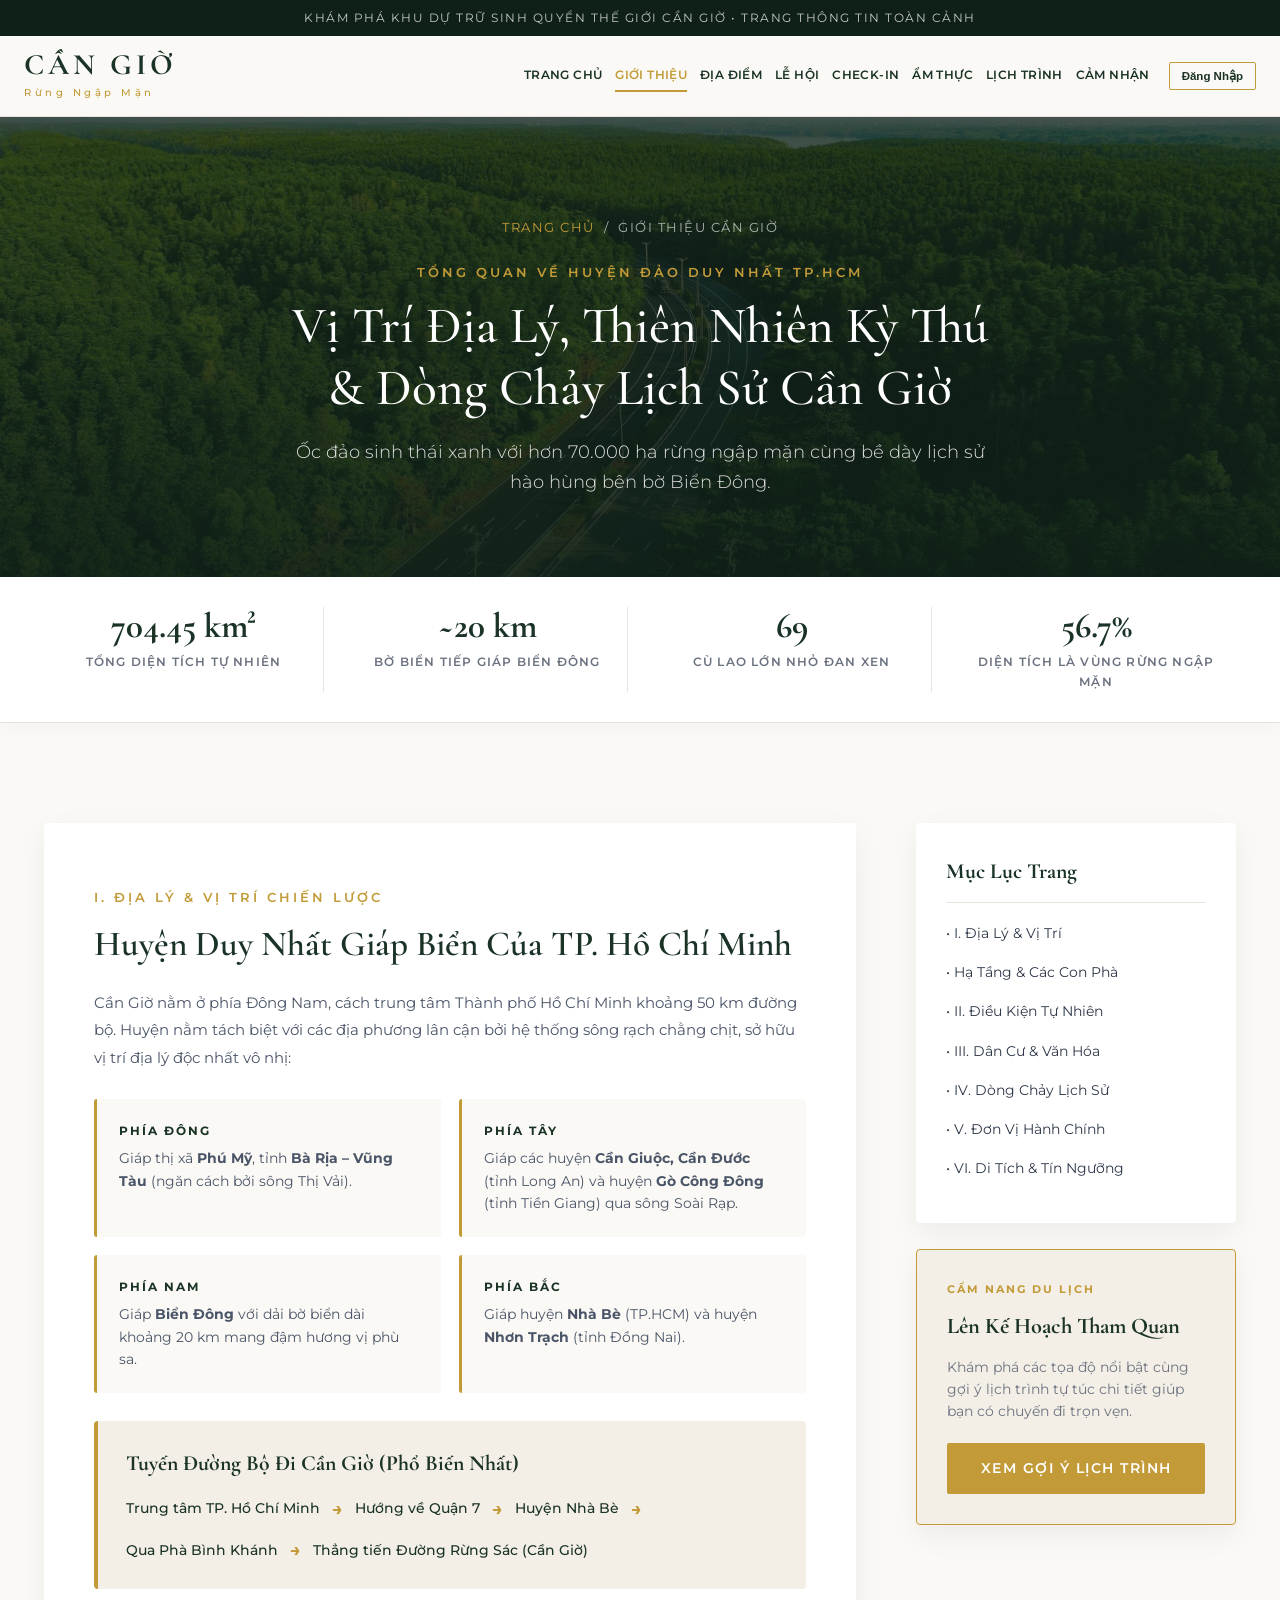
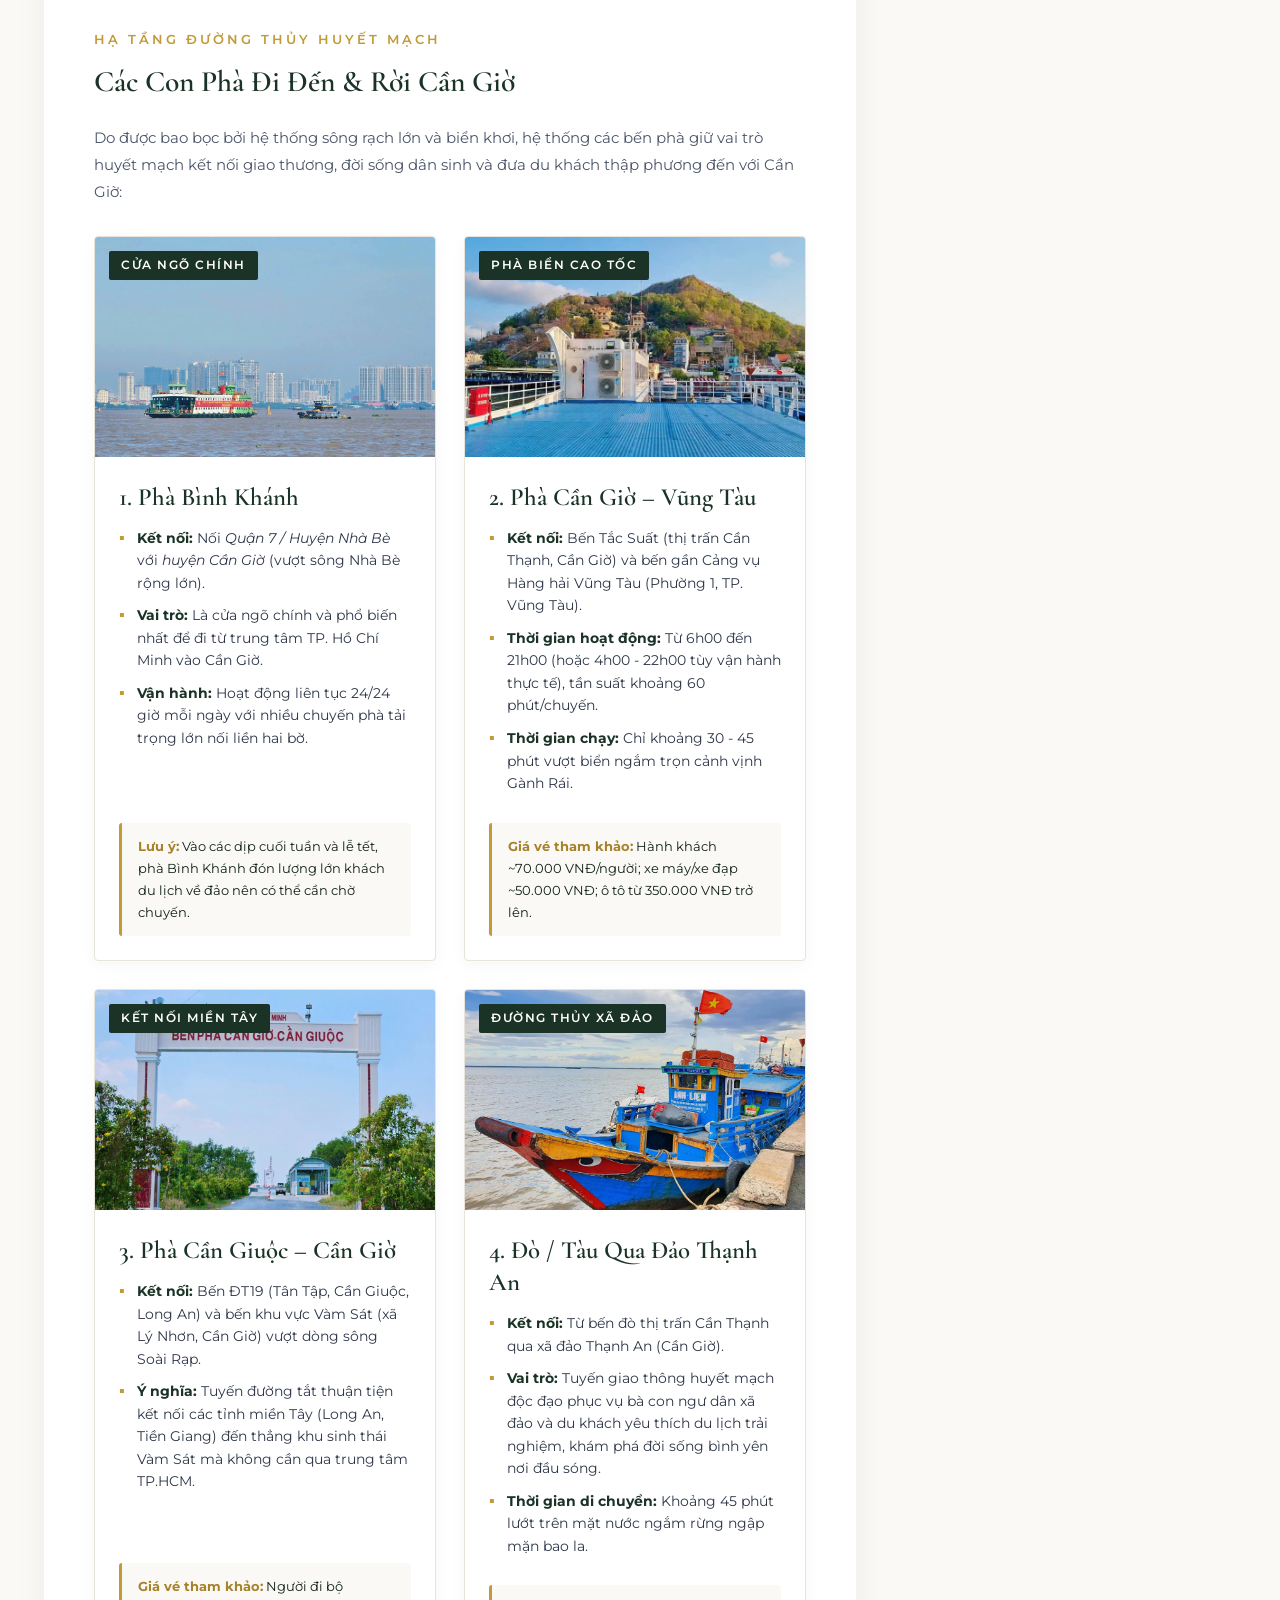
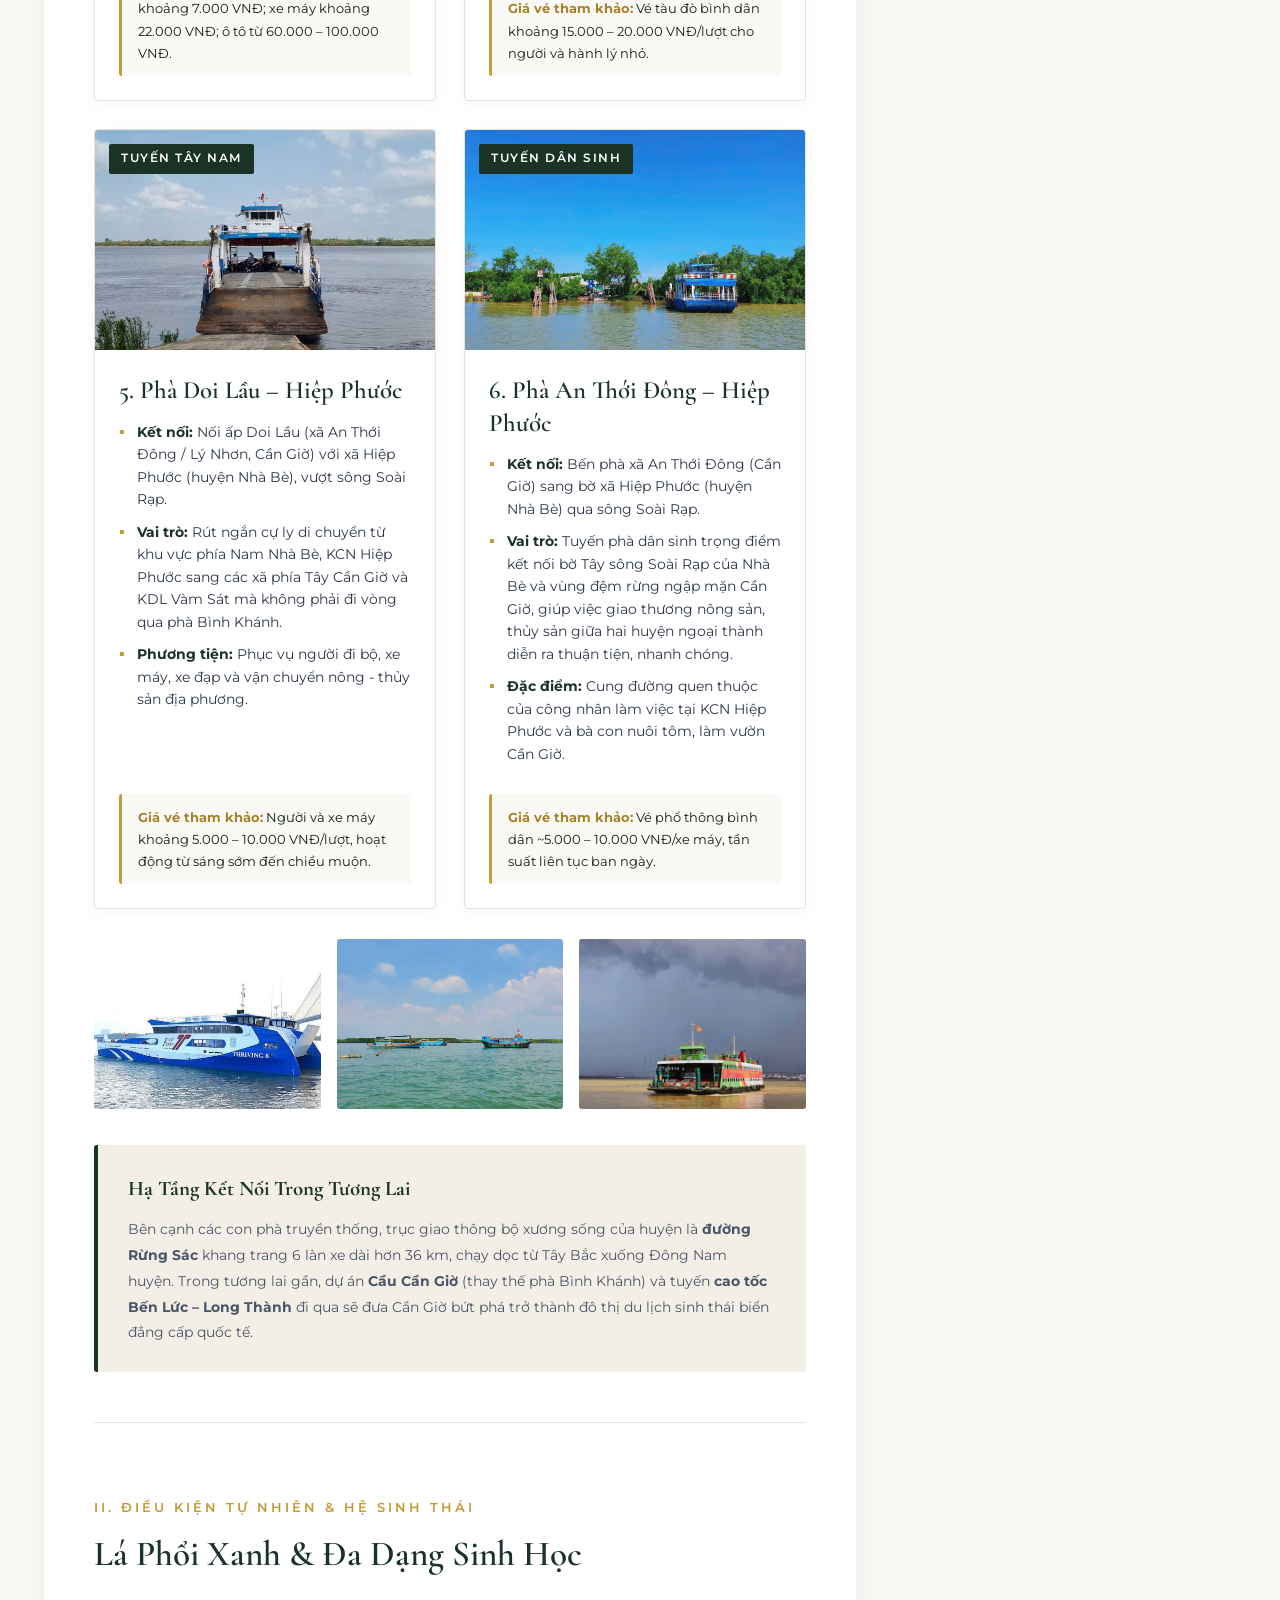
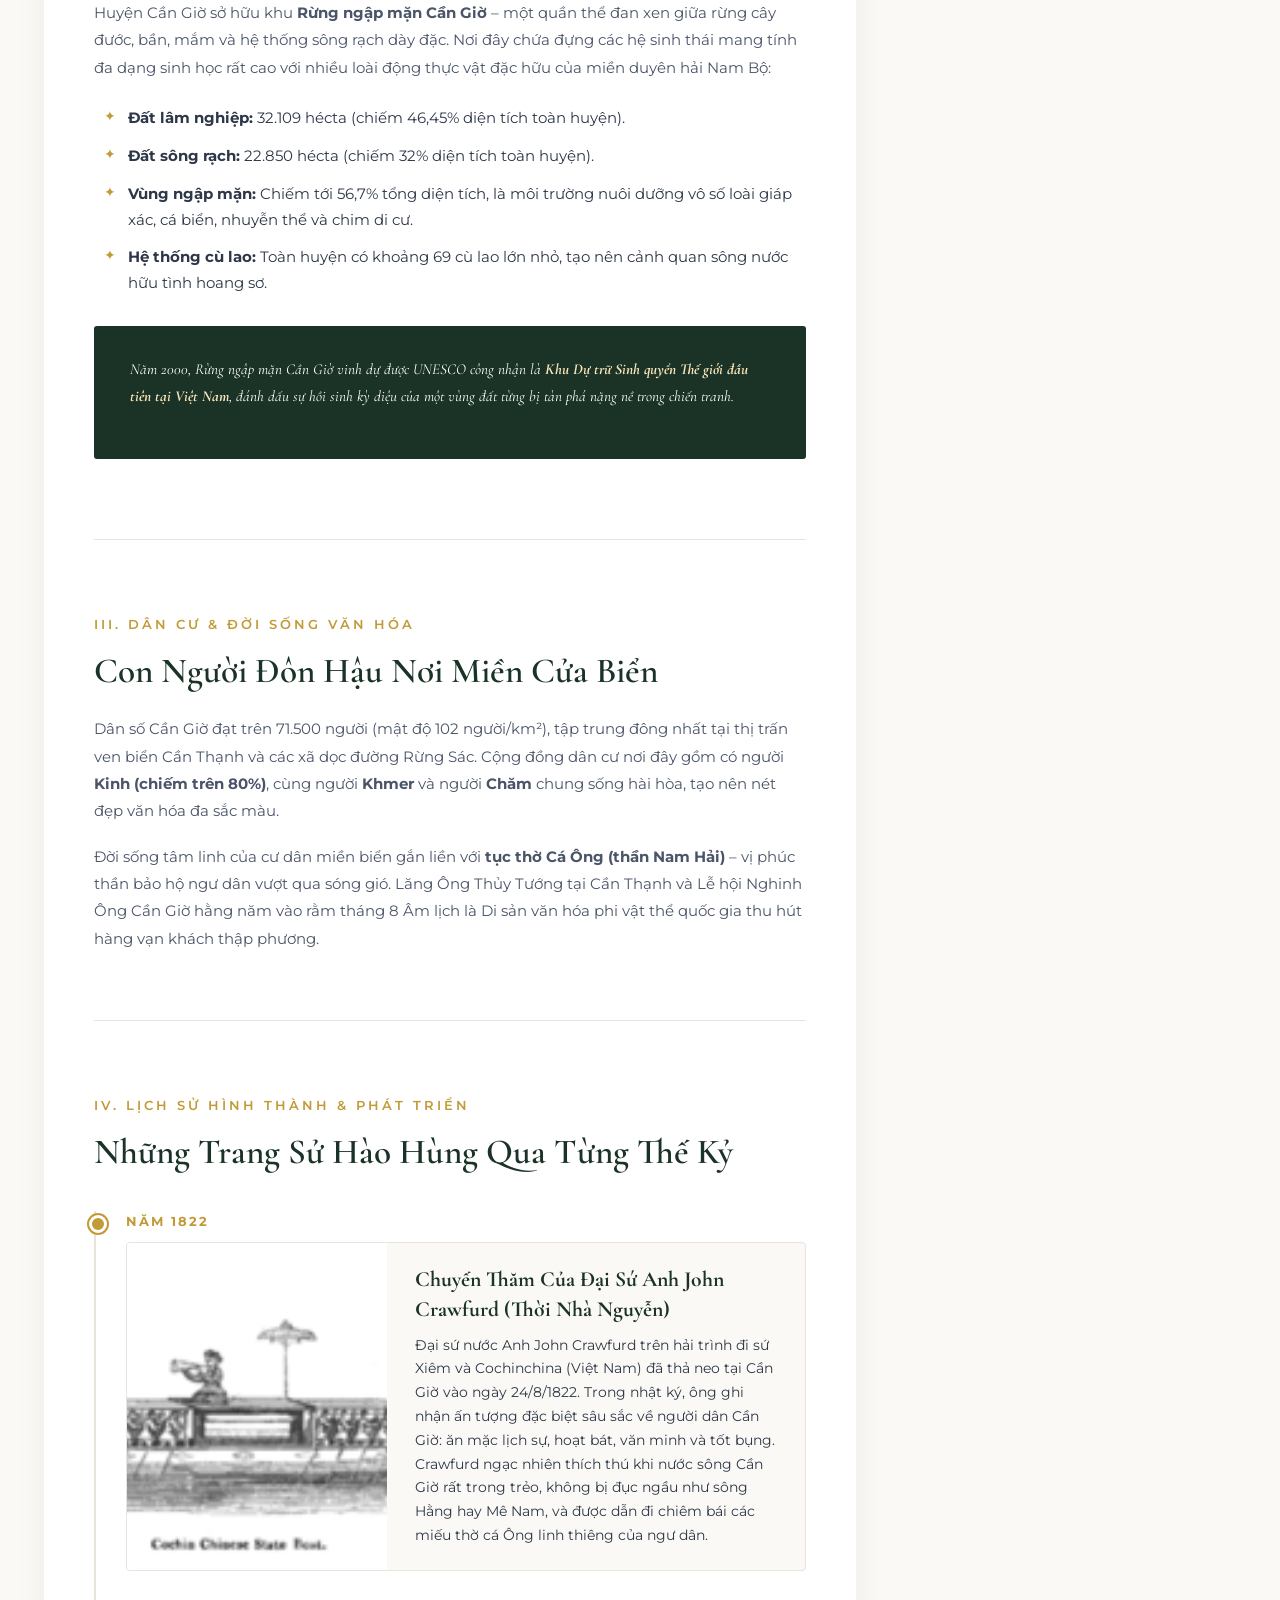
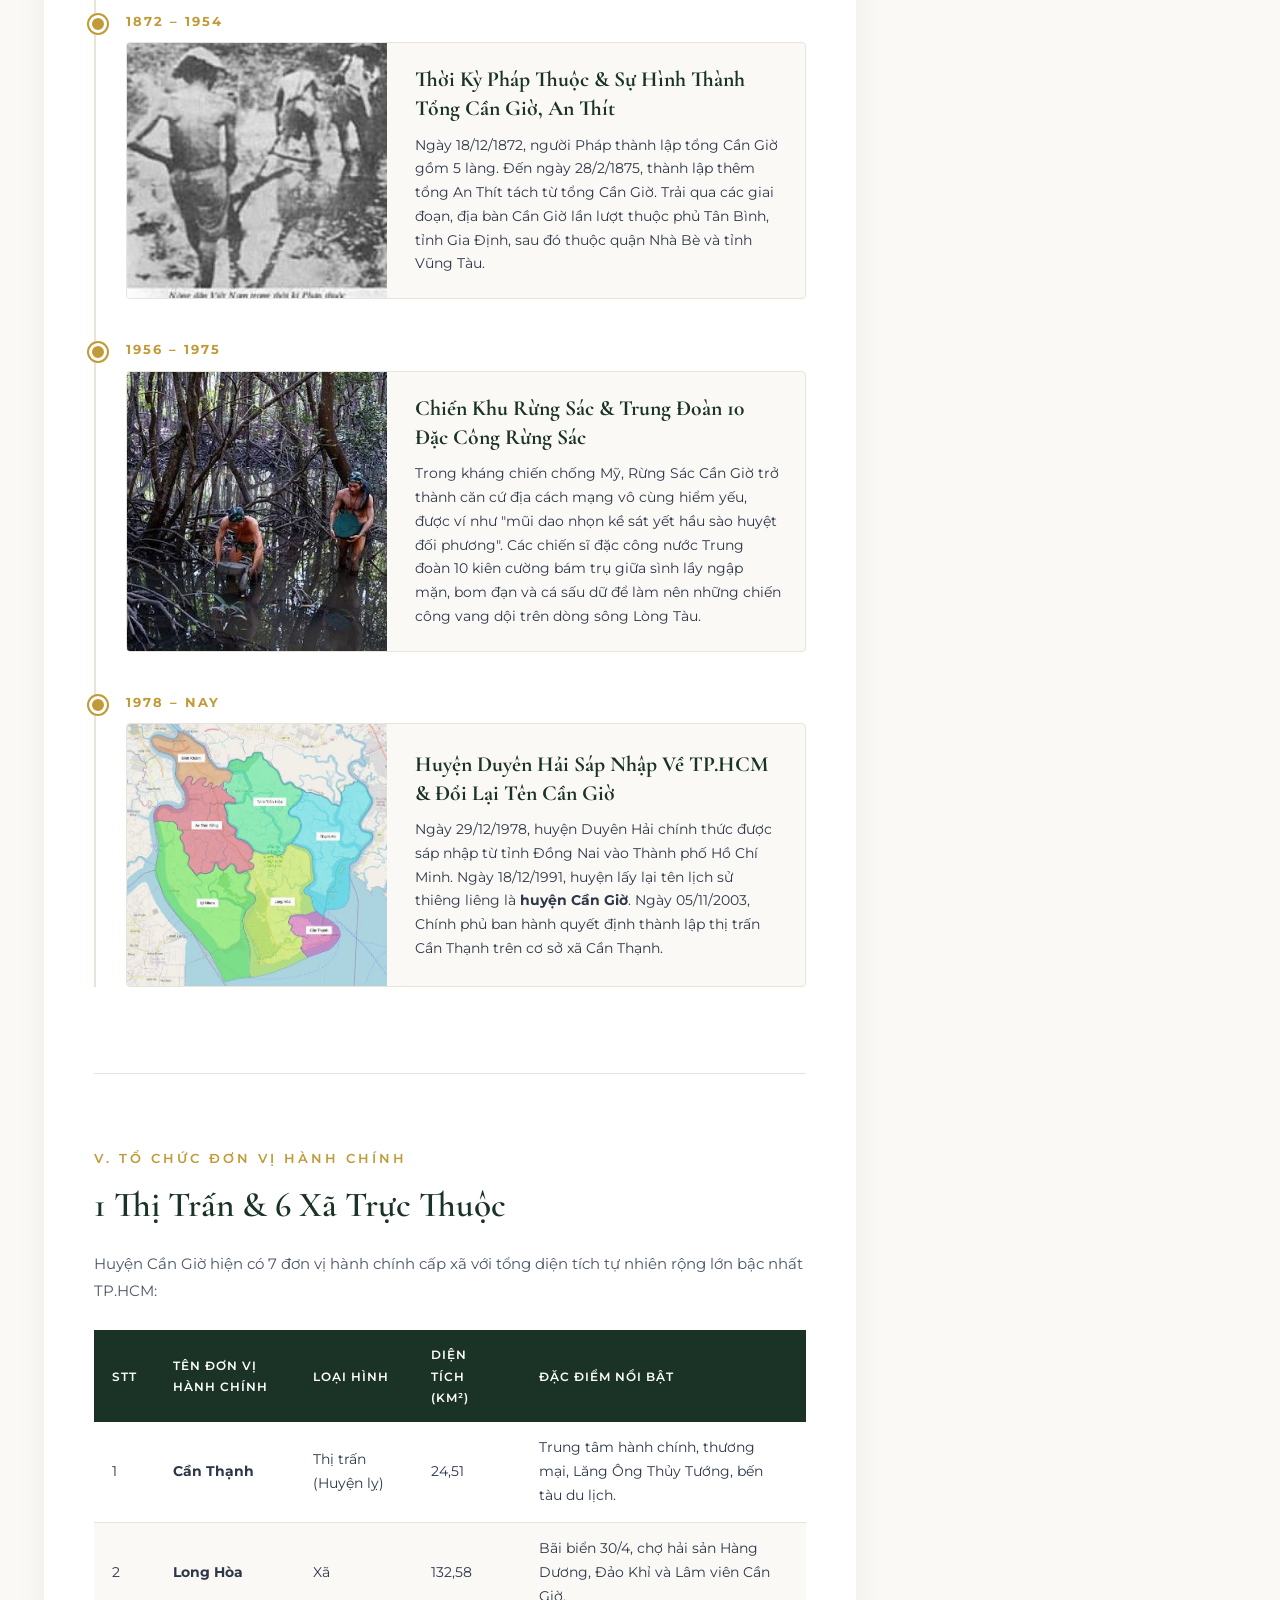
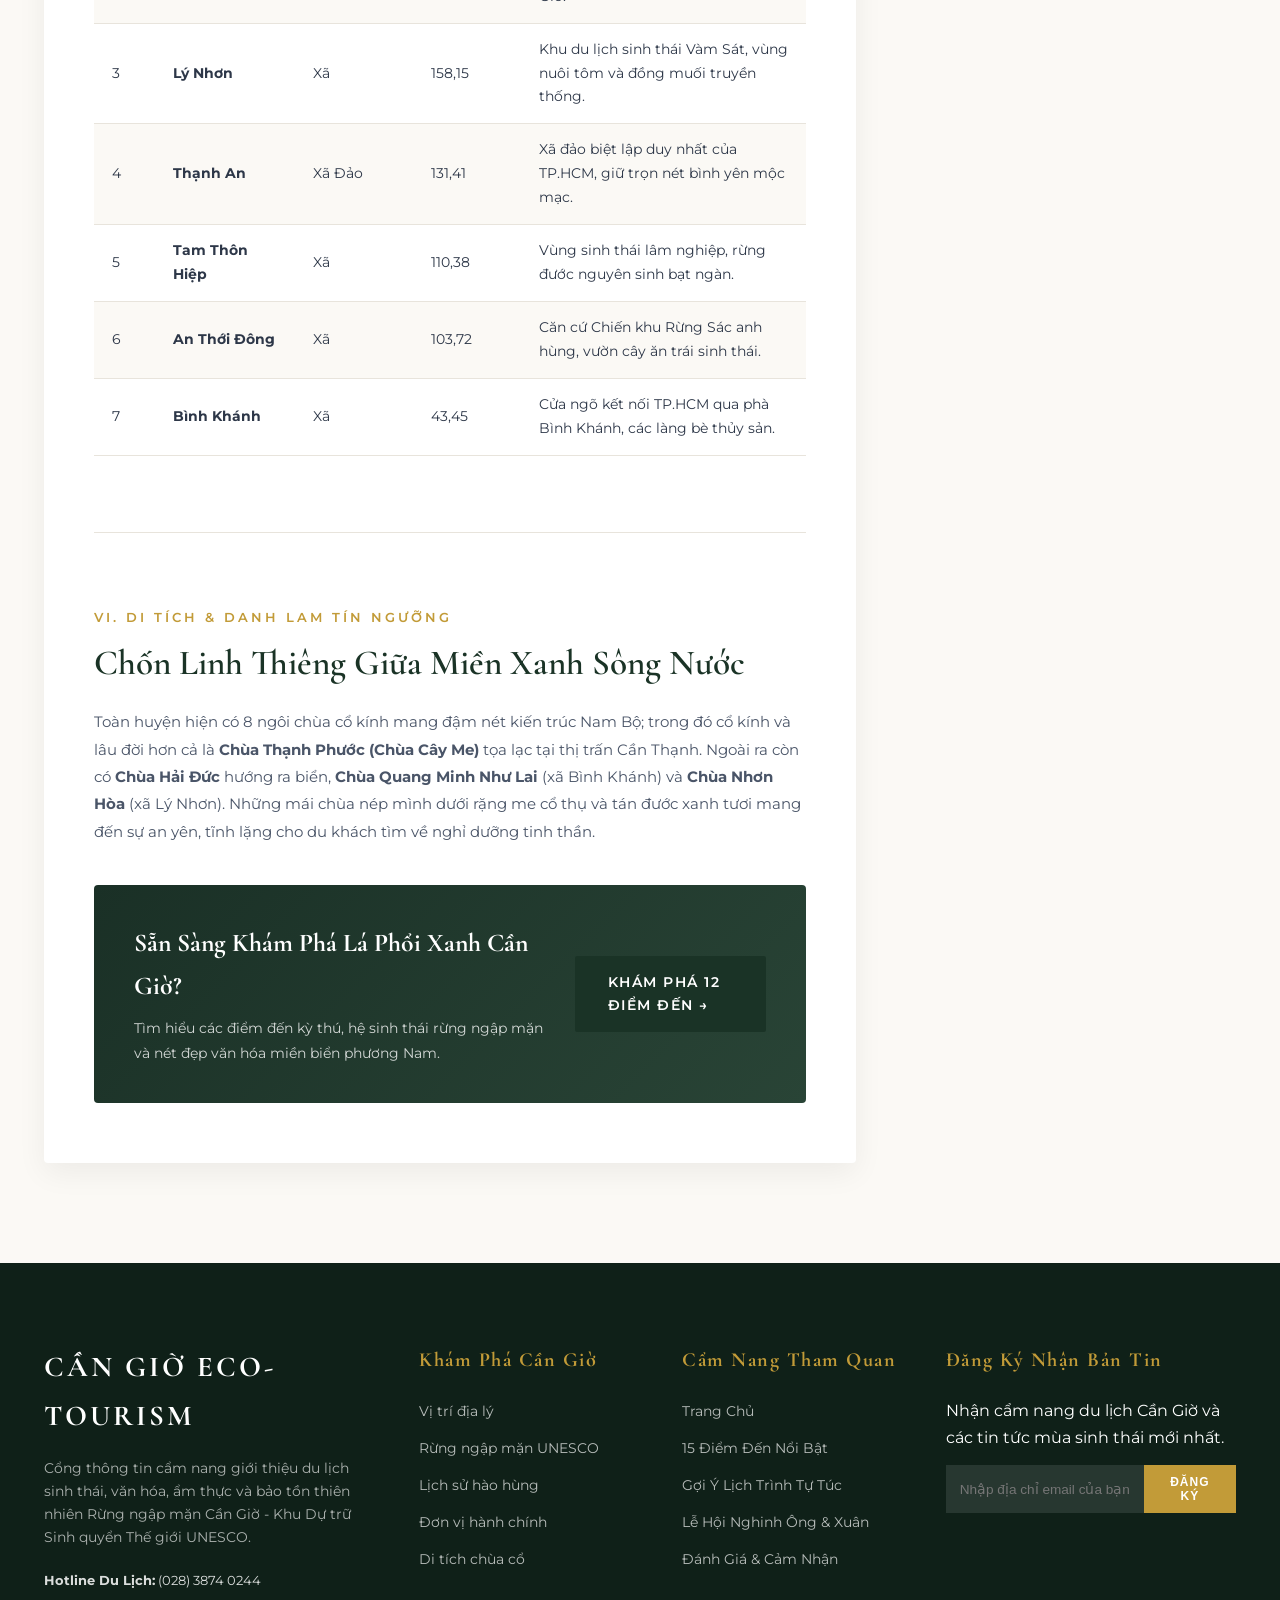
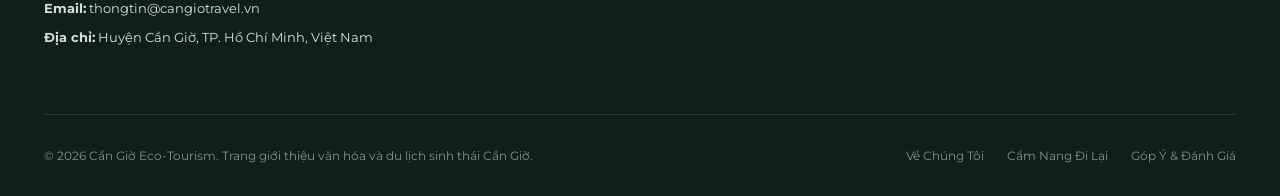
<file: gioithieu.html>
<!DOCTYPE html>
<html lang="vi">
<head>
    <meta charset="UTF-8">
    <meta name="viewport" content="width=device-width, initial-scale=1.0">
    <title>Giới Thiệu Cần Giờ | Địa Lý, Tự Nhiên &amp; Lịch Sử Hào Hùng</title>
    <!-- Google Fonts phong cách Luxury Editorial -->
    <link rel="preconnect" href="https://fonts.googleapis.com">
    <link rel="preconnect" href="https://fonts.gstatic.com" crossorigin>
    <link href="https://fonts.googleapis.com/css2?family=Cormorant+Garamond:ital,wght@0,400;0,600;0,700;1,400&family=Montserrat:wght@300;400;500;600;700&display=swap" rel="stylesheet">
    <link rel="stylesheet" href="Styles/style.css">
</head>
<body>
    <!-- Top Announcement Bar -->
    <div class="top-announcement">
        <p>Khám phá Khu Dự trữ Sinh quyển Thế giới Cần Giờ &bull; Trang Thông Tin Toàn Cảnh</p>
    </div>

    <!-- Header / Navbar đồng bộ -->
    <header class="site-header" id="header">
        <div class="header-container">
            <a href="index.html" class="brand-logo">
                <span class="logo-main">CẦN GIỜ</span>
                <span class="logo-sub">Rừng Ngập Mặn</span>
            </a>

            <nav class="main-nav" id="mainNav">
                <ul>
                    <li><a href="index.html">Trang Chủ</a></li>
                    <li><a href="gioithieu.html" class="nav-active">Giới Thiệu</a></li>
                    <li><a href="diadiem.html">Địa Điểm</a></li>
                    <li><a href="lehoi.html">Lễ Hội</a></li>
                    <li><a href="checkin.html">Check-in</a></li>
                    <li><a href="amthuc.html">Ẩm Thực</a></li>
                    <li><a href="lichtrinh.html">Lịch Trình</a></li>
                    <li><a href="camnhan.html">Cảm Nhận</a></li>
                </ul>
            </nav>

            <button class="mobile-menu-btn" id="mobileMenuBtn" aria-label="Menu">
                <span></span>
                <span></span>
                <span></span>
            </button>
        </div>
    </header>

    <!-- Page Hero Banner -->
    <section class="page-banner">
        <div class="page-banner-media" style="background-image: url('Images/bia.jpg');">
            <div class="page-banner-overlay"></div>
        </div>
        <div class="container page-banner-content">
            <div class="breadcrumb">
                <a href="index.html">Trang Chủ</a> &nbsp;/&nbsp; <span>Giới Thiệu Cần Giờ</span>
            </div>
            <span class="section-tag">TỔNG QUAN VỀ HUYỆN ĐẢO DUY NHẤT TP.HCM</span>
            <h1 class="page-title">Vị Trí Địa Lý, Thiên Nhiên Kỳ Thú <br>&amp; Dòng Chảy Lịch Sử Cần Giờ</h1>
            <p class="page-subtitle">Ốc đảo sinh thái xanh với hơn 70.000 ha rừng ngập mặn cùng bề dày lịch sử hào hùng bên bờ Biển Đông.</p>
        </div>
    </section>

    <!-- Quick Stat Highlights -->
    <section class="overview-stats-bar">
        <div class="container">
            <div class="stats-row">
                <div class="stat-box">
                    <span class="stat-val">704.45 km²</span>
                    <span class="stat-name">Tổng Diện Tích Tự Nhiên</span>
                </div>
                <div class="stat-box">
                    <span class="stat-val">~20 km</span>
                    <span class="stat-name">Bờ Biển Tiếp Giáp Biển Đông</span>
                </div>
                <div class="stat-box">
                    <span class="stat-val">69</span>
                    <span class="stat-name">Cù Lao Lớn Nhỏ Đan Xen</span>
                </div>
                <div class="stat-box">
                    <span class="stat-val">56.7%</span>
                    <span class="stat-name">Diện Tích Là Vùng Rừng Ngập Mặn</span>
                </div>
            </div>
        </div>
    </section>

    <!-- Main Content Area -->
    <main class="page-main-content section-spacing">
        <div class="container">
            <div class="content-layout">
                <!-- Cột nội dung chính -->
                <article class="article-body">
                    
                    <!-- Phần 1: Vị trí địa lý -->
                    <section class="content-block" id="dia-ly">
                        <span class="section-tag">I. ĐỊA LÝ &amp; VỊ TRÍ CHIẾN LƯỢC</span>
                        <h2 class="content-heading">Huyện Duy Nhất Giáp Biển Của TP. Hồ Chí Minh</h2>
                        
                        <p class="paragraph-lead">
                            Cần Giờ nằm ở phía Đông Nam, cách trung tâm Thành phố Hồ Chí Minh khoảng 50 km đường bộ. Huyện nằm tách biệt với các địa phương lân cận bởi hệ thống sông rạch chằng chịt, sở hữu vị trí địa lý độc nhất vô nhị:
                        </p>

                        <div class="geo-boundary-grid">
                            <div class="geo-card">
                                <div class="geo-direction">Phía Đông</div>
                                <p>Giáp thị xã <strong>Phú Mỹ</strong>, tỉnh <strong>Bà Rịa – Vũng Tàu</strong> (ngăn cách bởi sông Thị Vải).</p>
                            </div>
                            <div class="geo-card">
                                <div class="geo-direction">Phía Tây</div>
                                <p>Giáp các huyện <strong>Cần Giuộc, Cần Đước</strong> (tỉnh Long An) và huyện <strong>Gò Công Đông</strong> (tỉnh Tiền Giang) qua sông Soài Rạp.</p>
                            </div>
                            <div class="geo-card">
                                <div class="geo-direction">Phía Nam</div>
                                <p>Giáp <strong>Biển Đông</strong> với dải bờ biển dài khoảng 20 km mang đậm hương vị phù sa.</p>
                            </div>
                            <div class="geo-card">
                                <div class="geo-direction">Phía Bắc</div>
                                <p>Giáp huyện <strong>Nhà Bè</strong> (TP.HCM) và huyện <strong>Nhơn Trạch</strong> (tỉnh Đồng Nai).</p>
                            </div>
                        </div>

                        <!-- Tuyến đường bộ chính -->
                        <div class="route-flow-box">
                            <h4>Tuyến Đường Bộ Đi Cần Giờ (Phổ Biến Nhất)</h4>
                            <div class="route-steps">
                                <span>Trung tâm TP. Hồ Chí Minh</span>
                                <span class="step-arrow">&rarr;</span>
                                <span>Hướng về Quận 7</span>
                                <span class="step-arrow">&rarr;</span>
                                <span>Huyện Nhà Bè</span>
                                <span class="step-arrow">&rarr;</span>
                                <span>Qua Phà Bình Khánh</span>
                                <span class="step-arrow">&rarr;</span>
                                <span>Thẳng tiến Đường Rừng Sác (Cần Giờ)</span>
                            </div>
                        </div>

                        <!-- Các con phà đi đến và rời Cần Giờ -->
                        <div class="ferry-section-wrapper" id="giao-thong-pha">
                            <span class="section-tag">HẠ TẦNG ĐƯỜNG THỦY HUYẾT MẠCH</span>
                            <h3 class="content-heading" style="font-size: 1.85rem;">Các Con Phà Đi Đến &amp; Rời Cần Giờ</h3>
                            <p>Do được bao bọc bởi hệ thống sông rạch lớn và biển khơi, hệ thống các bến phà giữ vai trò huyết mạch kết nối giao thương, đời sống dân sinh và đưa du khách thập phương đến với Cần Giờ:</p>

                            <div class="ferry-route-grid">
                                <!-- Phà 1: Bình Khánh -->
                                <div class="ferry-card">
                                    <div class="ferry-media">
                                        <span class="ferry-badge">Cửa Ngõ Chính</span>
                                        <img src="Images/pha/pha-6.jpg" alt="Phà Bình Khánh kết nối Nhà Bè và Cần Giờ">
                                    </div>
                                    <div class="ferry-info">
                                        <h4 class="ferry-name">1. Phà Bình Khánh</h4>
                                        <ul class="ferry-details-list">
                                            <li><strong>Kết nối:</strong> Nối <em>Quận 7 / Huyện Nhà Bè</em> với <em>huyện Cần Giờ</em> (vượt sông Nhà Bè rộng lớn).</li>
                                            <li><strong>Vai trò:</strong> Là cửa ngõ chính và phổ biến nhất để đi từ trung tâm TP. Hồ Chí Minh vào Cần Giờ.</li>
                                            <li><strong>Vận hành:</strong> Hoạt động liên tục 24/24 giờ mỗi ngày với nhiều chuyến phà tải trọng lớn nối liền hai bờ.</li>
                                        </ul>
                                        <div class="ferry-fare-box">
                                            <strong>Lưu ý:</strong> Vào các dịp cuối tuần và lễ tết, phà Bình Khánh đón lượng lớn khách du lịch về đảo nên có thể cần chờ chuyến.
                                        </div>
                                    </div>
                                </div>

                                <!-- Phà 2: Cần Giờ - Vũng Tàu -->
                                <div class="ferry-card">
                                    <div class="ferry-media">
                                        <span class="ferry-badge">Phà Biển Cao Tốc</span>
                                        <img src="Images/pha/pha-4.jpg" alt="Phà biển cao tốc Cần Giờ đi Vũng Tàu">
                                    </div>
                                    <div class="ferry-info">
                                        <h4 class="ferry-name">2. Phà Cần Giờ – Vũng Tàu</h4>
                                        <ul class="ferry-details-list">
                                            <li><strong>Kết nối:</strong> Bến Tắc Suất (thị trấn Cần Thạnh, Cần Giờ) và bến gần Cảng vụ Hàng hải Vũng Tàu (Phường 1, TP. Vũng Tàu).</li>
                                            <li><strong>Thời gian hoạt động:</strong> Từ 6h00 đến 21h00 (hoặc 4h00 - 22h00 tùy vận hành thực tế), tần suất khoảng 60 phút/chuyến.</li>
                                            <li><strong>Thời gian chạy:</strong> Chỉ khoảng 30 - 45 phút vượt biển ngắm trọn cảnh vịnh Gành Rái.</li>
                                        </ul>
                                        <div class="ferry-fare-box">
                                            <strong>Giá vé tham khảo:</strong> Hành khách ~70.000 VNĐ/người; xe máy/xe đạp ~50.000 VNĐ; ô tô từ 350.000 VNĐ trở lên.
                                        </div>
                                    </div>
                                </div>

                                <!-- Phà 3: Cần Giuộc - Cần Giờ -->
                                <div class="ferry-card">
                                    <div class="ferry-media">
                                        <span class="ferry-badge">Kết Nối Miền Tây</span>
                                        <img src="Images/pha/pha-5.jpg" alt="Phà Cần Giuộc sang Cần Giờ qua sông Soài Rạp">
                                    </div>
                                    <div class="ferry-info">
                                        <h4 class="ferry-name">3. Phà Cần Giuộc – Cần Giờ</h4>
                                        <ul class="ferry-details-list">
                                            <li><strong>Kết nối:</strong> Bến ĐT19 (Tân Tập, Cần Giuộc, Long An) và bến khu vực Vàm Sát (xã Lý Nhơn, Cần Giờ) vượt dòng sông Soài Rạp.</li>
                                            <li><strong>Ý nghĩa:</strong> Tuyến đường tắt thuận tiện kết nối các tỉnh miền Tây (Long An, Tiền Giang) đến thẳng khu sinh thái Vàm Sát mà không cần qua trung tâm TP.HCM.</li>
                                        </ul>
                                        <div class="ferry-fare-box">
                                            <strong>Giá vé tham khảo:</strong> Người đi bộ khoảng 7.000 VNĐ; xe máy khoảng 22.000 VNĐ; ô tô từ 60.000 – 100.000 VNĐ.
                                        </div>
                                    </div>
                                </div>

                                <!-- Phà 4: Đò / Tàu qua đảo Thạnh An -->
                                <div class="ferry-card">
                                    <div class="ferry-media">
                                        <span class="ferry-badge">Đường Thủy Xã Đảo</span>
                                        <img src="Images/pha/thanhan.jpg" alt="Tàu đò ra xã đảo Thạnh An Cần Giờ">
                                    </div>
                                    <div class="ferry-info">
                                        <h4 class="ferry-name">4. Đò / Tàu Qua Đảo Thạnh An</h4>
                                        <ul class="ferry-details-list">
                                            <li><strong>Kết nối:</strong> Từ bến đò thị trấn Cần Thạnh qua xã đảo Thạnh An (Cần Giờ).</li>
                                            <li><strong>Vai trò:</strong> Tuyến giao thông huyết mạch độc đạo phục vụ bà con ngư dân xã đảo và du khách yêu thích du lịch trải nghiệm, khám phá đời sống bình yên nơi đầu sóng.</li>
                                            <li><strong>Thời gian di chuyển:</strong> Khoảng 45 phút lướt trên mặt nước ngắm rừng ngập mặn bao la.</li>
                                        </ul>
                                        <div class="ferry-fare-box">
                                            <strong>Giá vé tham khảo:</strong> Vé tàu đò bình dân khoảng 15.000 – 20.000 VNĐ/lượt cho người và hành lý nhỏ.
                                        </div>
                                    </div>
                                </div>

                                <!-- Phà 5: Phà Doi Lầu - Hiệp Phước -->
                                <div class="ferry-card">
                                    <div class="ferry-media">
                                        <span class="ferry-badge">Tuyến Tây Nam</span>
                                        <img src="Images/pha/pha-3.jpg" alt="Phà Doi Lầu kết nối Hiệp Phước Nhà Bè và Cần Giờ">
                                    </div>
                                    <div class="ferry-info">
                                        <h4 class="ferry-name">5. Phà Doi Lầu – Hiệp Phước</h4>
                                        <ul class="ferry-details-list">
                                            <li><strong>Kết nối:</strong> Nối ấp Doi Lầu (xã An Thới Đông / Lý Nhơn, Cần Giờ) với xã Hiệp Phước (huyện Nhà Bè), vượt sông Soài Rạp.</li>
                                            <li><strong>Vai trò:</strong> Rút ngắn cự ly di chuyển từ khu vực phía Nam Nhà Bè, KCN Hiệp Phước sang các xã phía Tây Cần Giờ và KDL Vàm Sát mà không phải đi vòng qua phà Bình Khánh.</li>
                                            <li><strong>Phương tiện:</strong> Phục vụ người đi bộ, xe máy, xe đạp và vận chuyển nông - thủy sản địa phương.</li>
                                        </ul>
                                        <div class="ferry-fare-box">
                                            <strong>Giá vé tham khảo:</strong> Người và xe máy khoảng 5.000 – 10.000 VNĐ/lượt, hoạt động từ sáng sớm đến chiều muộn.
                                        </div>
                                    </div>
                                </div>

                                <!-- Phà 6: Phà An Thới Đông - Hiệp Phước -->
                                <div class="ferry-card">
                                    <div class="ferry-media">
                                        <span class="ferry-badge">Tuyến Dân Sinh</span>
                                        <img src="Images/pha/pha-7.jpg" alt="Phà An Thới Đông nối Nhà Bè và Cần Giờ qua sông Soài Rạp">
                                    </div>
                                    <div class="ferry-info">
                                        <h4 class="ferry-name">6. Phà An Thới Đông – Hiệp Phước</h4>
                                        <ul class="ferry-details-list">
                                            <li><strong>Kết nối:</strong> Bến phà xã An Thới Đông (Cần Giờ) sang bờ xã Hiệp Phước (huyện Nhà Bè) qua sông Soài Rạp.</li>
                                            <li><strong>Vai trò:</strong> Tuyến phà dân sinh trọng điểm kết nối bờ Tây sông Soài Rạp của Nhà Bè và vùng đệm rừng ngập mặn Cần Giờ, giúp việc giao thương nông sản, thủy sản giữa hai huyện ngoại thành diễn ra thuận tiện, nhanh chóng.</li>
                                            <li><strong>Đặc điểm:</strong> Cung đường quen thuộc của công nhân làm việc tại KCN Hiệp Phước và bà con nuôi tôm, làm vườn Cần Giờ.</li>
                                        </ul>
                                        <div class="ferry-fare-box">
                                            <strong>Giá vé tham khảo:</strong> Vé phổ thông bình dân ~5.000 – 10.000 VNĐ/xe máy, tần suất liên tục ban ngày.
                                        </div>
                                    </div>
                                </div>
                            </div>

                            <!-- Thư viện hình ảnh bến phà Cần Giờ -->
                            <div class="ferry-gallery">
                                <div class="ferry-gallery-item">
                                    <img src="Images/pha/phapha.png" alt="Bình minh trên sông nước Cần Giờ">
                                </div>
                                <div class="ferry-gallery-item">
                                    <img src="Images/pha/pha-1.jpg" alt="Bến phà Bình Khánh tấp nập">
                                </div>
                                <div class="ferry-gallery-item">
                                    <img src="Images/pha/pha-2.jpg" alt="Phà biển cao tốc Cần Giờ - Vũng Tàu">
                                </div>
                            </div>
                        </div>

                        <div class="info-callout" style="margin-top: 36px;">
                            <h4>Hạ Tầng Kết Nối Trong Tương Lai</h4>
                            <p>
                                Bên cạnh các con phà truyền thống, trục giao thông bộ xương sống của huyện là <strong>đường Rừng Sác</strong> khang trang 6 làn xe dài hơn 36 km, chạy dọc từ Tây Bắc xuống Đông Nam huyện. Trong tương lai gần, dự án <strong>Cầu Cần Giờ</strong> (thay thế phà Bình Khánh) và tuyến <strong>cao tốc Bến Lức – Long Thành</strong> đi qua sẽ đưa Cần Giờ bứt phá trở thành đô thị du lịch sinh thái biển đẳng cấp quốc tế.
                            </p>
                        </div>
                    </section>

                    <!-- Phần 2: Điều kiện tự nhiên -->
                    <section class="content-block" id="tu-nhien">
                        <span class="section-tag">II. ĐIỀU KIỆN TỰ NHIÊN &amp; HỆ SINH THÁI</span>
                        <h2 class="content-heading">Lá Phổi Xanh &amp; Đa Dạng Sinh Học</h2>

                        <p>
                            Huyện Cần Giờ sở hữu khu <strong>Rừng ngập mặn Cần Giờ</strong> – một quần thể đan xen giữa rừng cây đước, bần, mắm và hệ thống sông rạch dày đặc. Nơi đây chứa đựng các hệ sinh thái mang tính đa dạng sinh học rất cao với nhiều loài động thực vật đặc hữu của miền duyên hải Nam Bộ:
                        </p>

                        <ul class="eco-feature-list">
                            <li><strong>Đất lâm nghiệp:</strong> 32.109 hécta (chiếm 46,45% diện tích toàn huyện).</li>
                            <li><strong>Đất sông rạch:</strong> 22.850 hécta (chiếm 32% diện tích toàn huyện).</li>
                            <li><strong>Vùng ngập mặn:</strong> Chiếm tới 56,7% tổng diện tích, là môi trường nuôi dưỡng vô số loài giáp xác, cá biển, nhuyễn thể và chim di cư.</li>
                            <li><strong>Hệ thống cù lao:</strong> Toàn huyện có khoảng 69 cù lao lớn nhỏ, tạo nên cảnh quan sông nước hữu tình hoang sơ.</li>
                        </ul>

                        <div class="quote-editorial-box">
<p style="color: white;">
    Năm 2000, Rừng ngập mặn Cần Giờ vinh dự được UNESCO công nhận là 
    <strong>Khu Dự trữ Sinh quyển Thế giới đầu tiên tại Việt Nam</strong>, 
    đánh dấu sự hồi sinh kỳ diệu của một vùng đất từng bị tàn phá nặng nề trong chiến tranh.
</p>                        </div>
                    </section>

                    <!-- Phần 3: Dân cư & Văn hóa -->
                    <section class="content-block" id="dan-cu">
                        <span class="section-tag">III. DÂN CƯ &amp; ĐỜI SỐNG VĂN HÓA</span>
                        <h2 class="content-heading">Con Người Đôn Hậu Nơi Miền Cửa Biển</h2>
                        <p>
                            Dân số Cần Giờ đạt trên 71.500 người (mật độ 102 người/km²), tập trung đông nhất tại thị trấn ven biển Cần Thạnh và các xã dọc đường Rừng Sác. Cộng đồng dân cư nơi đây gồm có người <strong>Kinh (chiếm trên 80%)</strong>, cùng người <strong>Khmer</strong> và người <strong>Chăm</strong> chung sống hài hòa, tạo nên nét đẹp văn hóa đa sắc màu.
                        </p>
                        <p>
                            Đời sống tâm linh của cư dân miền biển gắn liền với <strong>tục thờ Cá Ông (thần Nam Hải)</strong> – vị phúc thần bảo hộ ngư dân vượt qua sóng gió. Lăng Ông Thủy Tướng tại Cần Thạnh và Lễ hội Nghinh Ông Cần Giờ hằng năm vào rằm tháng 8 Âm lịch là Di sản văn hóa phi vật thể quốc gia thu hút hàng vạn khách thập phương.
                        </p>
                    </section>

                    <!-- Phần 4: Dòng chảy lịch sử -->
                    <section class="content-block" id="lich-su">
                        <span class="section-tag">IV. LỊCH SỬ HÌNH THÀNH &amp; PHÁT TRIỂN</span>
                        <h2 class="content-heading">Những Trang Sử Hào Hùng Qua Từng Thế Kỷ</h2>

                        <div class="timeline-luxury">
                            <!-- Mốc 1: 1822 -->
                            <div class="timeline-node">
                                <div class="node-year">Năm 1822</div>
                                <div class="node-card">
                                    <div class="node-image">
                                        <img src="Images/lichsu/1822.png" alt="Chuyến thăm của Đại sứ Anh John Crawfurd năm 1822">
                                    </div>
                                    <div class="node-content">
                                        <h4>Chuyến Thăm Của Đại Sứ Anh John Crawfurd (Thời Nhà Nguyễn)</h4>
                                        <p>
                                            Đại sứ nước Anh John Crawfurd trên hải trình đi sứ Xiêm và Cochinchina (Việt Nam) đã thả neo tại Cần Giờ vào ngày 24/8/1822. Trong nhật ký, ông ghi nhận ấn tượng đặc biệt sâu sắc về người dân Cần Giờ: ăn mặc lịch sự, hoạt bát, văn minh và tốt bụng. Crawfurd ngạc nhiên thích thú khi nước sông Cần Giờ rất trong trẻo, không bị đục ngầu như sông Hằng hay Mê Nam, và được dẫn đi chiêm bái các miếu thờ cá Ông linh thiêng của ngư dân.
                                        </p>
                                    </div>
                                </div>
                            </div>

                            <!-- Mốc 2: Thời Pháp thuộc -->
                            <div class="timeline-node">
                                <div class="node-year">1872 – 1954</div>
                                <div class="node-card">
                                    <div class="node-image">
                                        <img src="Images/lichsu/1872.png" alt="Thời kỳ Pháp thuộc và thành lập Tổng Cần Giờ, An Thít">
                                    </div>
                                    <div class="node-content">
                                        <h4>Thời Kỳ Pháp Thuộc &amp; Sự Hình Thành Tổng Cần Giờ, An Thít</h4>
                                        <p>
                                            Ngày 18/12/1872, người Pháp thành lập tổng Cần Giờ gồm 5 làng. Đến ngày 28/2/1875, thành lập thêm tổng An Thít tách từ tổng Cần Giờ. Trải qua các giai đoạn, địa bàn Cần Giờ lần lượt thuộc phủ Tân Bình, tỉnh Gia Định, sau đó thuộc quận Nhà Bè và tỉnh Vũng Tàu.
                                        </p>
                                    </div>
                                </div>
                            </div>

                            <!-- Mốc 3: 1956 - 1975 -->
                            <div class="timeline-node">
                                <div class="node-year">1956 – 1975</div>
                                <div class="node-card">
                                    <div class="node-image">
                                        <img src="Images/lichsu/1956.png" alt="Chiến khu Rừng Sác và Trung đoàn 10 Đặc công Rừng Sác">
                                    </div>
                                    <div class="node-content">
                                        <h4>Chiến Khu Rừng Sác &amp; Trung Đoàn 10 Đặc Công Rừng Sác</h4>
                                        <p>
                                            Trong kháng chiến chống Mỹ, Rừng Sác Cần Giờ trở thành căn cứ địa cách mạng vô cùng hiểm yếu, được ví như "mũi dao nhọn kề sát yết hầu sào huyệt đối phương". Các chiến sĩ đặc công nước Trung đoàn 10 kiên cường bám trụ giữa sình lầy ngập mặn, bom đạn và cá sấu dữ để làm nên những chiến công vang dội trên dòng sông Lòng Tàu.
                                        </p>
                                    </div>
                                </div>
                            </div>

                            <!-- Mốc 4: 1978 - Nay -->
                            <div class="timeline-node">
                                <div class="node-year">1978 – Nay</div>
                                <div class="node-card">
                                    <div class="node-image">
                                        <img src="Images/lichsu/1978.png" alt="Huyện Duyên Hải sáp nhập TP.HCM và đổi lại tên Cần Giờ">
                                    </div>
                                    <div class="node-content">
                                        <h4>Huyện Duyên Hải Sáp Nhập Về TP.HCM &amp; Đổi Lại Tên Cần Giờ</h4>
                                        <p>
                                            Ngày 29/12/1978, huyện Duyên Hải chính thức được sáp nhập từ tỉnh Đồng Nai vào Thành phố Hồ Chí Minh. Ngày 18/12/1991, huyện lấy lại tên lịch sử thiêng liêng là <strong>huyện Cần Giờ</strong>. Ngày 05/11/2003, Chính phủ ban hành quyết định thành lập thị trấn Cần Thạnh trên cơ sở xã Cần Thạnh.
                                        </p>
                                    </div>
                                </div>
                            </div>
                        </div>
                    </section>

                    <!-- Phần 5: Đơn vị hành chính -->
                    <section class="content-block" id="hanh-chinh">
                        <span class="section-tag">V. TỔ CHỨC ĐƠN VỊ HÀNH CHÍNH</span>
                        <h2 class="content-heading">1 Thị Trấn &amp; 6 Xã Trực Thuộc</h2>
                        <p>Huyện Cần Giờ hiện có 7 đơn vị hành chính cấp xã với tổng diện tích tự nhiên rộng lớn bậc nhất TP.HCM:</p>

                        <div class="table-responsive">
                            <table class="luxury-table">
                                <thead>
                                    <tr>
                                        <th>STT</th>
                                        <th>Tên Đơn Vị Hành Chính</th>
                                        <th>Loại Hình</th>
                                        <th>Diện Tích (km²)</th>
                                        <th>Đặc Điểm Nổi Bật</th>
                                    </tr>
                                </thead>
                                <tbody>
                                    <tr>
                                        <td>1</td>
                                        <td><strong>Cần Thạnh</strong></td>
                                        <td>Thị trấn (Huyện lỵ)</td>
                                        <td>24,51</td>
                                        <td>Trung tâm hành chính, thương mại, Lăng Ông Thủy Tướng, bến tàu du lịch.</td>
                                    </tr>
                                    <tr>
                                        <td>2</td>
                                        <td><strong>Long Hòa</strong></td>
                                        <td>Xã</td>
                                        <td>132,58</td>
                                        <td>Bãi biển 30/4, chợ hải sản Hàng Dương, Đảo Khỉ và Lâm viên Cần Giờ.</td>
                                    </tr>
                                    <tr>
                                        <td>3</td>
                                        <td><strong>Lý Nhơn</strong></td>
                                        <td>Xã</td>
                                        <td>158,15</td>
                                        <td>Khu du lịch sinh thái Vàm Sát, vùng nuôi tôm và đồng muối truyền thống.</td>
                                    </tr>
                                    <tr>
                                        <td>4</td>
                                        <td><strong>Thạnh An</strong></td>
                                        <td>Xã Đảo</td>
                                        <td>131,41</td>
                                        <td>Xã đảo biệt lập duy nhất của TP.HCM, giữ trọn nét bình yên mộc mạc.</td>
                                    </tr>
                                    <tr>
                                        <td>5</td>
                                        <td><strong>Tam Thôn Hiệp</strong></td>
                                        <td>Xã</td>
                                        <td>110,38</td>
                                        <td>Vùng sinh thái lâm nghiệp, rừng đước nguyên sinh bạt ngàn.</td>
                                    </tr>
                                    <tr>
                                        <td>6</td>
                                        <td><strong>An Thới Đông</strong></td>
                                        <td>Xã</td>
                                        <td>103,72</td>
                                        <td>Căn cứ Chiến khu Rừng Sác anh hùng, vườn cây ăn trái sinh thái.</td>
                                    </tr>
                                    <tr>
                                        <td>7</td>
                                        <td><strong>Bình Khánh</strong></td>
                                        <td>Xã</td>
                                        <td>43,45</td>
                                        <td>Cửa ngõ kết nối TP.HCM qua phà Bình Khánh, các làng bè thủy sản.</td>
                                    </tr>
                                </tbody>
                            </table>
                        </div>
                    </section>

                    <!-- Phần 6: Di tích & Tín ngưỡng -->
                    <section class="content-block" id="di-tich">
                        <span class="section-tag">VI. DI TÍCH &amp; DANH LAM TÍN NGƯỠNG</span>
                        <h2 class="content-heading">Chốn Linh Thiêng Giữa Miền Xanh Sông Nước</h2>
                        <p>
                            Toàn huyện hiện có 8 ngôi chùa cổ kính mang đậm nét kiến trúc Nam Bộ; trong đó cổ kính và lâu đời hơn cả là <strong>Chùa Thạnh Phước (Chùa Cây Me)</strong> tọa lạc tại thị trấn Cần Thạnh. Ngoài ra còn có <strong>Chùa Hải Đức</strong> hướng ra biển, <strong>Chùa Quang Minh Như Lai</strong> (xã Bình Khánh) và <strong>Chùa Nhơn Hòa</strong> (xã Lý Nhơn). Những mái chùa nép mình dưới rặng me cổ thụ và tán đước xanh tươi mang đến sự an yên, tĩnh lặng cho du khách tìm về nghỉ dưỡng tinh thần.
                        </p>

                        <div class="cta-banner-inline">
                            <div class="cta-text">
                                <h3>Sẵn Sàng Khám Phá Lá Phổi Xanh Cần Giờ?</h3>
                                <p>Tìm hiểu các điểm đến kỳ thú, hệ sinh thái rừng ngập mặn và nét đẹp văn hóa miền biển phương Nam.</p>
                            </div>
                            <a href="diadiem.html" class="btn btn-primary">Khám Phá 12 Điểm Đến &rarr;</a>
                        </div>
                    </section>

                </article>

                <!-- Cột Sidebar tóm tắt -->
                <aside class="page-sidebar">
                    <div class="sidebar-sticky">
                        <div class="sidebar-card">
                            <h3 class="sidebar-title">Mục Lục Trang</h3>
                            <ul class="sidebar-nav">
                                <li><a href="#dia-ly">&bull; I. Địa Lý &amp; Vị Trí</a></li>
                                <li><a href="#giao-thong-pha">&bull; Hạ Tầng &amp; Các Con Phà</a></li>
                                <li><a href="#tu-nhien">&bull; II. Điều Kiện Tự Nhiên</a></li>
                                <li><a href="#dan-cu">&bull; III. Dân Cư &amp; Văn Hóa</a></li>
                                <li><a href="#lich-su">&bull; IV. Dòng Chảy Lịch Sử</a></li>
                                <li><a href="#hanh-chinh">&bull; V. Đơn Vị Hành Chính</a></li>
                                <li><a href="#di-tich">&bull; VI. Di Tích &amp; Tín Ngưỡng</a></li>
                            </ul>
                        </div>

                        <div class="sidebar-card highlight-card">
                            <span class="card-eyebrow">CẨM NANG DU LỊCH</span>
                            <h4>Lên Kế Hoạch Tham Quan</h4>
                            <p>Khám phá các tọa độ nổi bật cùng gợi ý lịch trình tự túc chi tiết giúp bạn có chuyến đi trọn vẹn.</p>
                            <a href="lichtrinh.html" class="btn btn-gold btn-full">Xem Gợi Ý Lịch Trình</a>
                        </div>
                    </div>
                </aside>
            </div>
        </div>
    </main>

    <!-- Footer thanh lịch -->
    <footer class="site-footer">
        <div class="container">
            <div class="footer-grid">
                <div class="footer-col footer-brand">
                    <h3>CẦN GIỜ ECO-TOURISM</h3>
                    <p>Cổng thông tin cẩm nang giới thiệu du lịch sinh thái, văn hóa, ẩm thực và bảo tồn thiên nhiên Rừng ngập mặn Cần Giờ - Khu Dự trữ Sinh quyển Thế giới UNESCO.</p>
                    <div class="footer-contact-info">
                        <p><strong>Hotline Du Lịch:</strong> (028) 3874 0244</p>
                        <p><strong>Email:</strong> thongtin@cangiotravel.vn</p>
                        <p><strong>Địa chỉ:</strong> Huyện Cần Giờ, TP. Hồ Chí Minh, Việt Nam</p>
                    </div>
                </div>

                <div class="footer-col">
                    <h4>Khám Phá Cần Giờ</h4>
                    <ul>
                        <li><a href="gioithieu.html#dia-ly">Vị trí địa lý</a></li>
                        <li><a href="gioithieu.html#tu-nhien">Rừng ngập mặn UNESCO</a></li>
                        <li><a href="gioithieu.html#lich-su">Lịch sử hào hùng</a></li>
                        <li><a href="gioithieu.html#hanh-chinh">Đơn vị hành chính</a></li>
                        <li><a href="gioithieu.html#di-tich">Di tích chùa cổ</a></li>
                    </ul>
                </div>

                <div class="footer-col">
                    <h4>Cẩm Nang Tham Quan</h4>
                    <ul>
                        <li><a href="index.html">Trang Chủ</a></li>
                        <li><a href="diadiem.html">15 Điểm Đến Nổi Bật</a></li>
                        <li><a href="lichtrinh.html">Gợi Ý Lịch Trình Tự Túc</a></li>
                        <li><a href="lehoi.html">Lễ Hội Nghinh Ông &amp; Xuân</a></li>
                        <li><a href="camnhan.html">Đánh Giá &amp; Cảm Nhận</a></li>
                    </ul>
                </div>

                <div class="footer-col">
                    <h4>Đăng Ký Nhận Bản Tin</h4>
                    <p>Nhận cẩm nang du lịch Cần Giờ và các tin tức mùa sinh thái mới nhất.</p>
                    <form class="newsletter-form" id="newsletterForm">
                        <input type="email" placeholder="Nhập địa chỉ email của bạn..." required>
                        <button type="submit">Đăng Ký</button>
                    </form>
                </div>
            </div>

            <div class="footer-bottom">
                <p>&copy; 2026 Cần Giờ Eco-Tourism. Trang giới thiệu văn hóa và du lịch sinh thái Cần Giờ.</p>
                <div class="footer-bottom-links">
                    <a href="gioithieu.html">Về Chúng Tôi</a>
                    <a href="index.html#camnang">Cẩm Nang Đi Lại</a>
                    <a href="camnhan.html">Góp Ý &amp; Đánh Giá</a>
                </div>
            </div>
        </div>
    </footer>

    <!-- Script tương tác -->
    <script src="Scripts/store.js"></script>
    <script src="Scripts/main.js"></script>
</body>
</html>
</file>
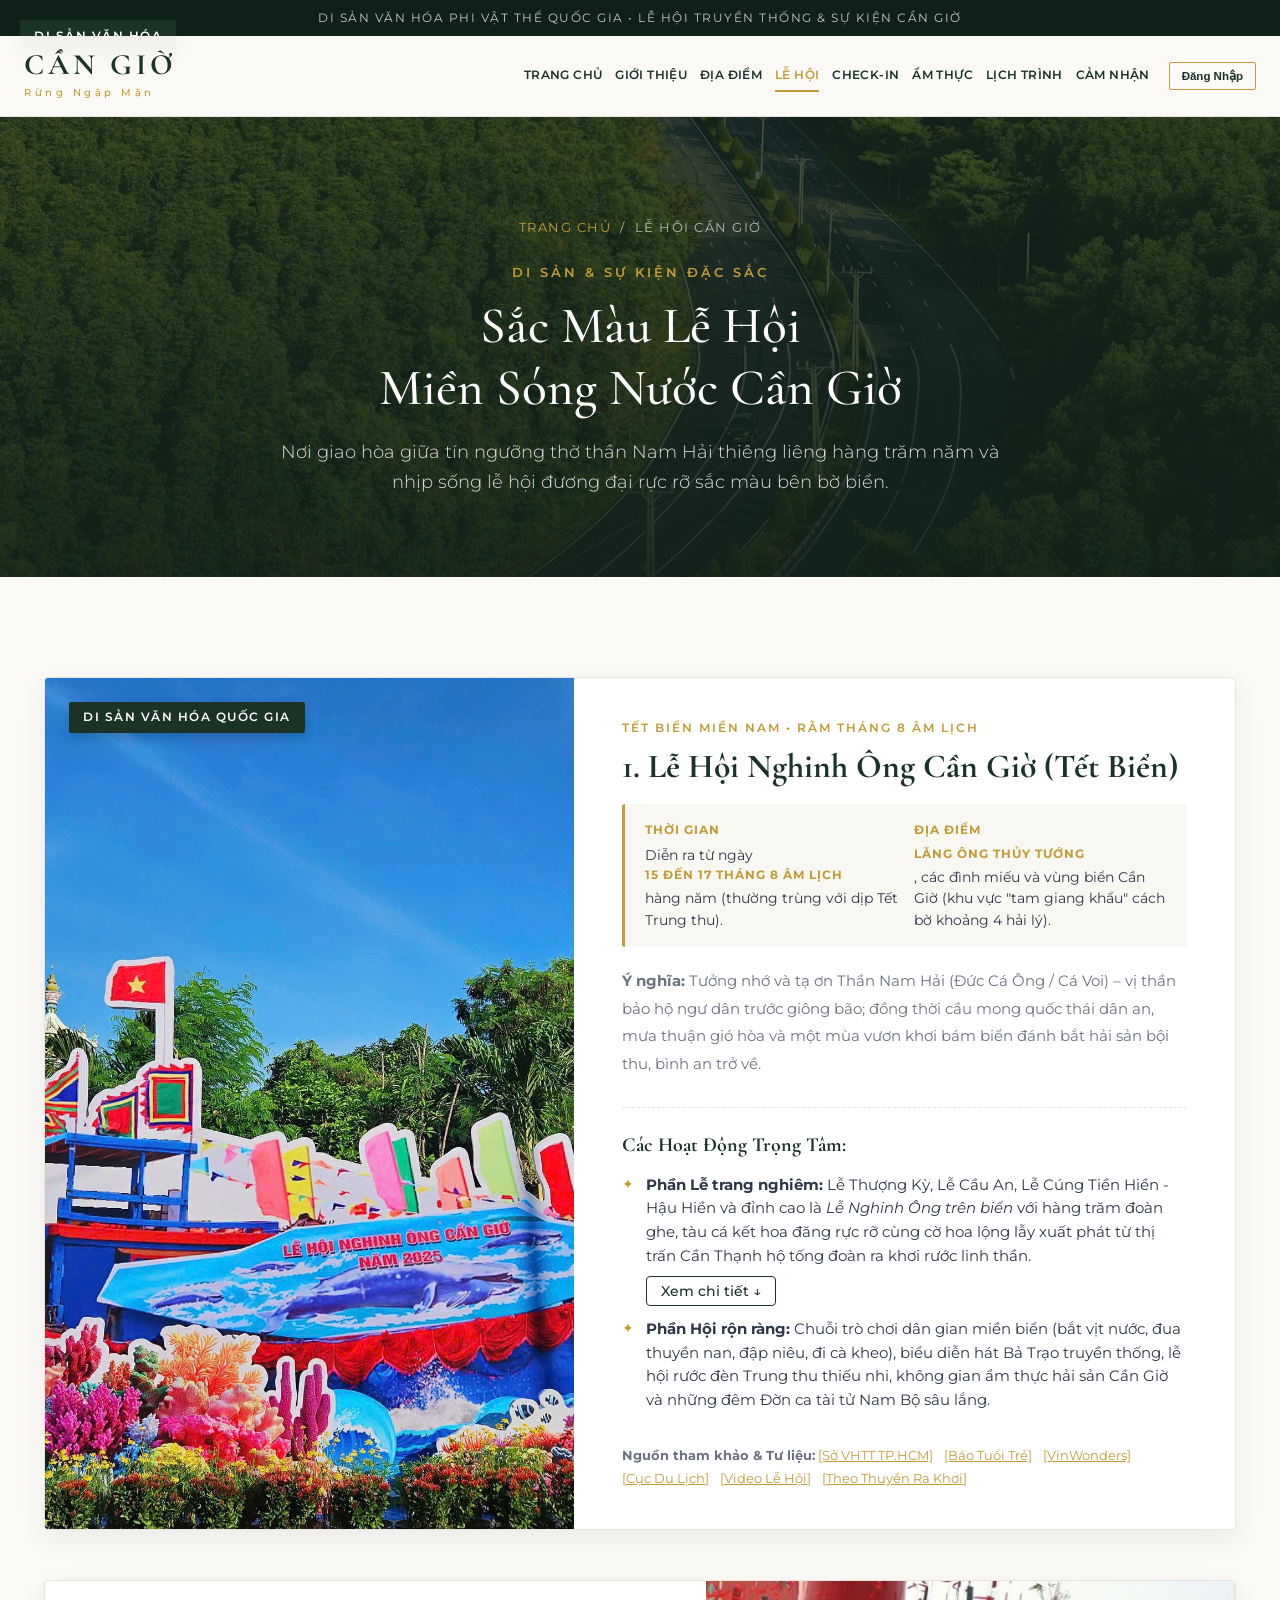
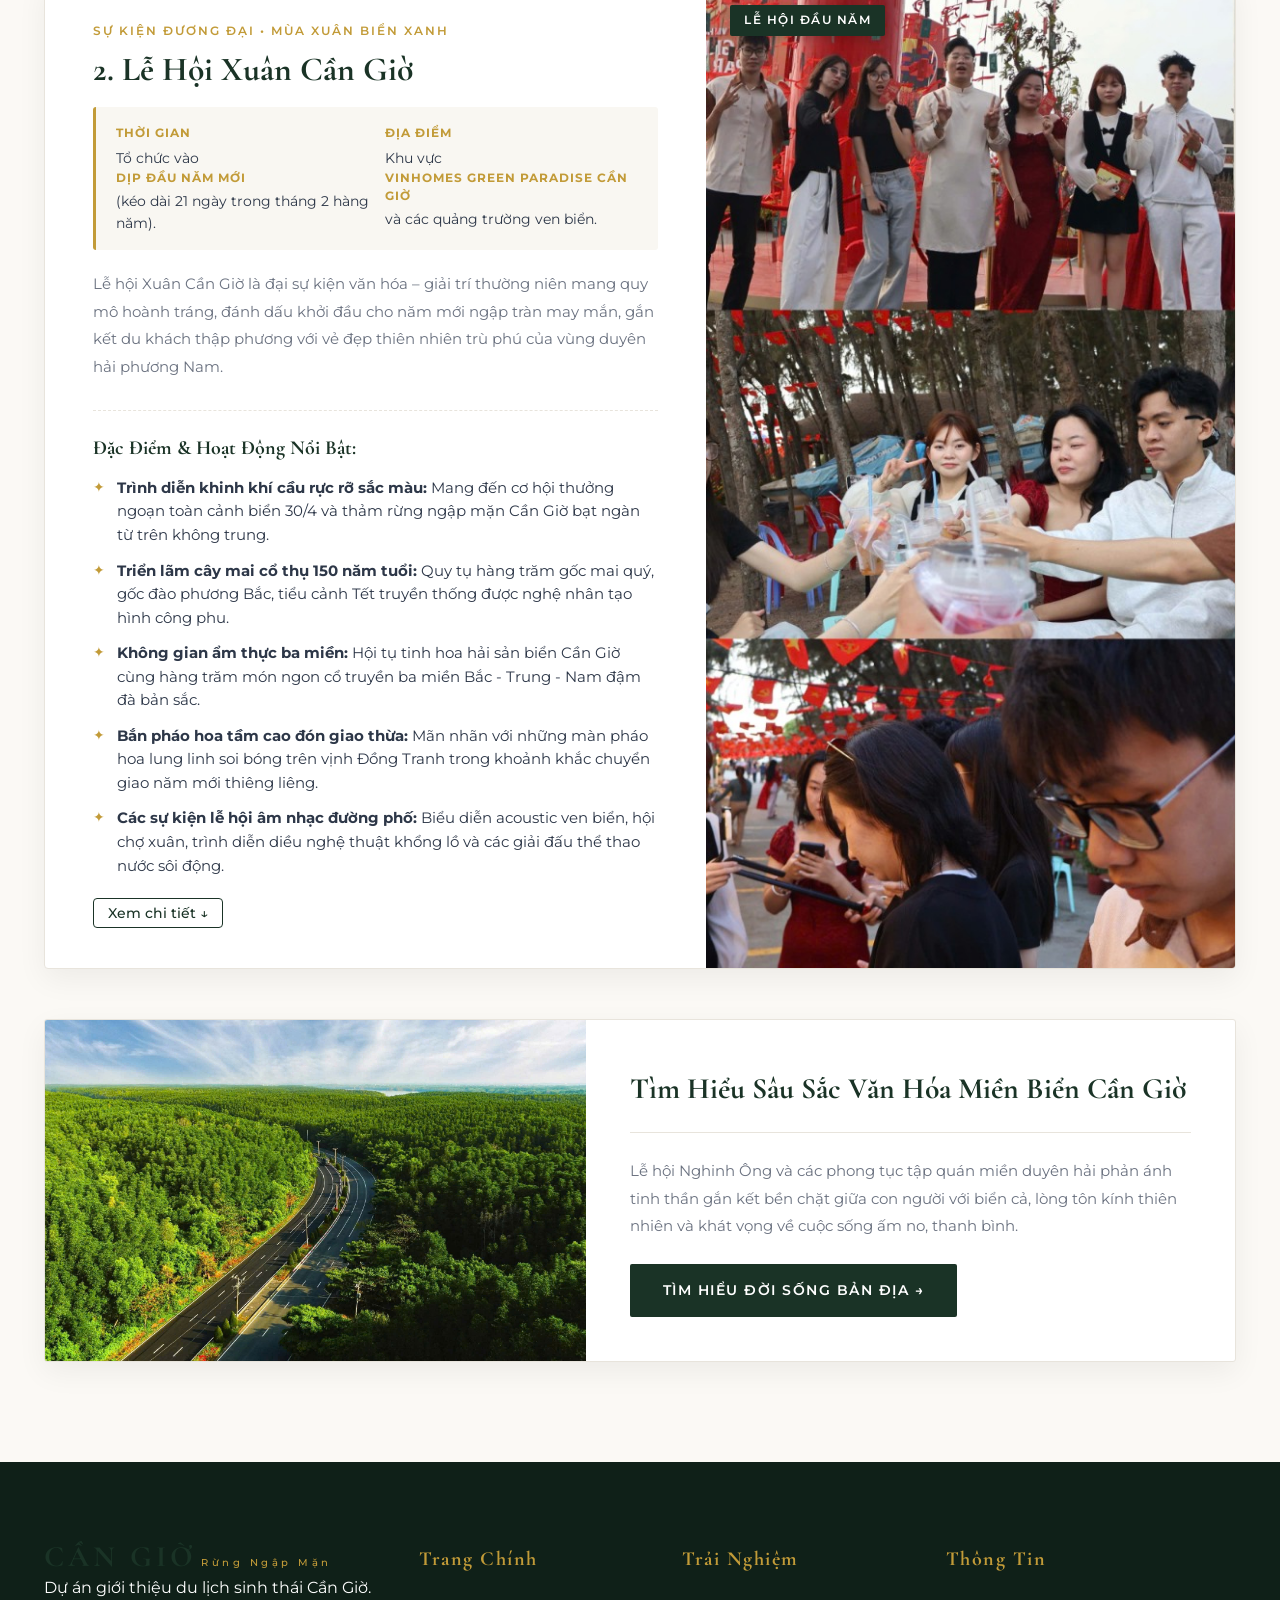
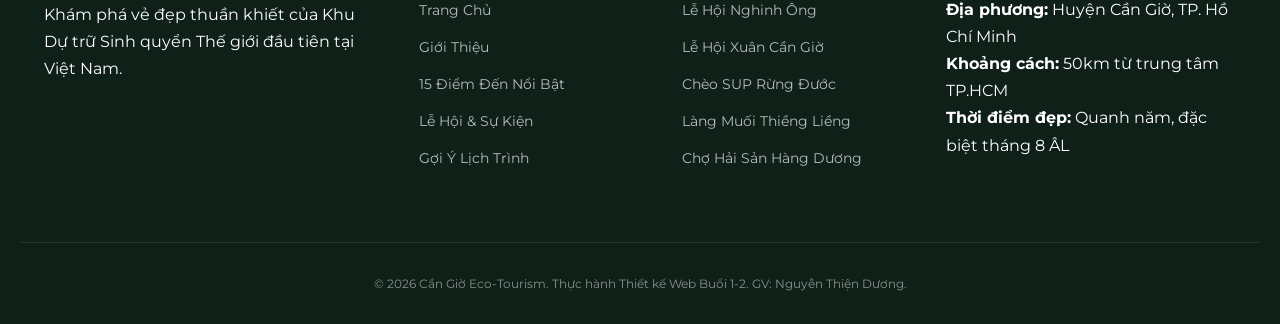
<file: lehoi.html>
<!DOCTYPE html>
<html lang="vi">
<head>
    <meta charset="UTF-8">
    <meta name="viewport" content="width=device-width, initial-scale=1.0">
    <title>Lễ Hội Cần Giờ | Sắc Màu Văn Hóa Miền Biển &amp; Sự Kiện Độc Đáo</title>
    <!-- Google Fonts phong cách Luxury Editorial -->
    <link rel="preconnect" href="https://fonts.googleapis.com">
    <link rel="preconnect" href="https://fonts.gstatic.com" crossorigin>
    <link href="https://fonts.googleapis.com/css2?family=Cormorant+Garamond:ital,wght@0,400;0,600;0,700;1,400&family=Montserrat:wght@300;400;500;600;700&display=swap" rel="stylesheet">
    <link rel="stylesheet" href="Styles/style.css">
</head>
<body>
    <!-- Top Announcement Bar -->
    <div class="top-announcement">
        <p>Di sản Văn hóa Phi vật thể Quốc gia &bull; Lễ hội Truyền thống &amp; Sự kiện Cần Giờ</p>
    </div>

    <!-- Header / Navbar đồng bộ -->
    <header class="site-header" id="header">
        <div class="header-container">
            <a href="index.html" class="brand-logo">
                <span class="logo-main">CẦN GIỜ</span>
                <span class="logo-sub">Rừng Ngập Mặn</span>
            </a>

            <nav class="main-nav" id="mainNav">
                <ul>
                    <li><a href="index.html">Trang Chủ</a></li>
                    <li><a href="gioithieu.html">Giới Thiệu</a></li>
                    <li><a href="diadiem.html">Địa Điểm</a></li>
                    <li><a href="lehoi.html" class="nav-active">Lễ Hội</a></li>
                    <li><a href="checkin.html">Check-in</a></li>
                    <li><a href="amthuc.html">Ẩm Thực</a></li>
                    <li><a href="lichtrinh.html">Lịch Trình</a></li>
                    <li><a href="camnhan.html">Cảm Nhận</a></li>
                </ul>
            </nav>

            <button class="mobile-menu-btn" id="mobileMenuBtn" aria-label="Menu">
                <span></span>
                <span></span>
                <span></span>
            </button>
        </div>
    </header>

    <!-- Page Hero Banner -->
    <section class="page-banner">
        <div class="page-banner-media" style="background-image: url('Images/bia2.jpg');">
            <div class="page-banner-overlay"></div>
        </div>
        <div class="container page-banner-content">
            <div class="breadcrumb">
                <a href="index.html">Trang Chủ</a> &nbsp;/&nbsp; <span>Lễ Hội Cần Giờ</span>
            </div>
            <span class="section-tag">DI SẢN &amp; SỰ KIỆN ĐẶC SẮC</span>
            <h1 class="page-title">Sắc Màu Lễ Hội <br>Miền Sóng Nước Cần Giờ</h1>
            <p class="page-subtitle">Nơi giao hòa giữa tín ngưỡng thờ thần Nam Hải thiêng liêng hàng trăm năm và nhịp sống lễ hội đương đại rực rỡ sắc màu bên bờ biển.</p>
        </div>
    </section>

    <!-- Main Content: Chi tiết các Lễ hội -->
    <main class="section-spacing festivals-section">
        <div class="container">

            <!-- 1. Lễ hội Nghinh Ông Cần Giờ -->
            <article class="festival-card" id="nghinh-ong">
                <div class="festival-media">
                    <span class="festival-badge">Di Sản Văn Hóa Quốc Gia</span>
                    <img src="Images/nghinh_ong/bia-nghinh-ong.jpg" alt="Đoàn thuyền Lễ hội Nghinh Ông Cần Giờ">
                </div>
                <div class="festival-info">
                    <span class="festival-tag">Tết Biển Miền Nam &bull; Rằm Tháng 8 Âm Lịch</span>
                    <h2 class="festival-title">
                        <a href="https://www.google.com/search?kgmid=%2Fg%2F121jnq1n&q=L%E1%BB%85+h%E1%BB%99i+Nghinh+%C3%94ng+C%E1%BA%A7n+Gi%E1%BB%9D" target="_blank" rel="noopener noreferrer">
                            1. Lễ Hội Nghinh Ông Cần Giờ (Tết Biển)
                        </a>
                    </h2>

                    <div class="festival-meta">
                        <div class="meta-box">
                            <strong>Thời Gian</strong>
                            <p>Diễn ra từ ngày <strong>15 đến 17 tháng 8 Âm lịch</strong> hàng năm (thường trùng với dịp Tết Trung thu).</p>
                        </div>
                        <div class="meta-box">
                            <strong>Địa Điểm</strong>
                            <p><strong>Lăng Ông Thủy Tướng</strong>, các đình miếu và vùng biển Cần Giờ (khu vực "tam giang khẩu" cách bờ khoảng 4 hải lý).</p>
                        </div>
                    </div>

                    <p class="festival-desc">
                        <strong>Ý nghĩa:</strong> Tưởng nhớ và tạ ơn Thần Nam Hải (Đức Cá Ông / Cá Voi) – vị thần bảo hộ ngư dân trước giông bão; đồng thời cầu mong quốc thái dân an, mưa thuận gió hòa và một mùa vươn khơi bám biển đánh bắt hải sản bội thu, bình an trở về.
                    </p>

                    <div class="festival-activities">
                        <h3 class="activity-subheading">Các Hoạt Động Trọng Tâm:</h3>
                        <ul class="activity-list">
                            <li>
                                <strong>Phần Lễ trang nghiêm:</strong> Lễ Thượng Kỳ, Lễ Cầu An, Lễ Cúng Tiền Hiền - Hậu Hiền và đỉnh cao là <em>Lễ Nghinh Ông trên biển</em> với hàng trăm đoàn ghe, tàu cá kết hoa đăng rực rỡ cùng cờ hoa lộng lẫy xuất phát từ thị trấn Cần Thạnh hộ tống đoàn ra khơi rước linh thần.
                                <div>
                                    <button type="button" class="btn-ritual-toggle" id="btnToggleRituals" onclick="toggleRitualBox()">
                                        Xem chi tiết &darr;
                                    </button>
                                </div>

                                <!-- Khung Chi Tiết 4 Phần Nghi Lễ (Mỗi phần 3 ảnh trong 1 khung) -->
                                <div class="ritual-details-container" id="ritualDetailsBox" style="display: none;">
                                    <div class="rituals-grid">
                                        <!-- Phần 1: Lễ viếng và dâng hương -->
                                        <div class="ritual-card-item">
                                            <div class="ritual-card-content">
                                                <h4 class="ritual-card-heading">1. Lễ viếng và dâng hương</h4>
                                                <p class="ritual-card-text">
                                                    Đoàn đại biểu cùng người dân địa phương dâng hoa, thắp hương tưởng niệm các Anh hùng liệt sĩ tại Nghĩa trang Liệt sĩ Rừng Sác và Đền thờ Anh hùng liệt sĩ trước khi bước vào các nghi thức chính.
                                                </p>
                                            </div>
                                            <!-- Khung lướt ảnh Phần 1 -->
                                            <div class="ritual-slider-frame" data-slider="vieng">
                                                <span class="ritual-slide-counter">1 / 3</span>
                                                <div class="ritual-slider-track">
                                                    <div class="ritual-slide">
                                                        <img src="Images/nghinh_ong/vieng-1.jfif" alt="Lễ viếng và dâng hương ảnh 1">
                                                        <div class="ritual-slide-caption">Ảnh 1/3: Đoàn đại biểu và nhân dân dâng hoa viếng Nghĩa trang Liệt sĩ Rừng Sác</div>
                                                    </div>
                                                    <div class="ritual-slide">
                                                        <img src="Images/nghinh_ong/vieng-2.jfif" alt="Lễ viếng và dâng hương ảnh 2">
                                                        <div class="ritual-slide-caption">Ảnh 2/3: Thắp nén tâm hương tri ân các anh hùng liệt sĩ đặc công Rừng Sác</div>
                                                    </div>
                                                    <div class="ritual-slide">
                                                        <img src="Images/nghinh_ong/vieng-3.jfif" alt="Lễ viếng và dâng hương ảnh 3">
                                                        <div class="ritual-slide-caption">Ảnh 3/3: Nghi lễ viếng trang nghiêm tại Đền thờ Anh hùng liệt sĩ trước giờ khai hội</div>
                                                    </div>
                                                </div>
                                                <button type="button" class="ritual-nav-btn prev" onclick="moveRitualSlide('vieng', -1)" aria-label="Ảnh trước">&#10094;</button>
                                                <button type="button" class="ritual-nav-btn next" onclick="moveRitualSlide('vieng', 1)" aria-label="Ảnh tiếp theo">&#10095;</button>
                                                <div class="ritual-dots-bar">
                                                    <span class="ritual-dot active" onclick="setRitualSlide('vieng', 0)"></span>
                                                    <span class="ritual-dot" onclick="setRitualSlide('vieng', 1)"></span>
                                                    <span class="ritual-dot" onclick="setRitualSlide('vieng', 2)"></span>
                                                </div>
                                            </div>
                                        </div>

                                        <!-- Phần 2: Lễ thượng đại kỳ -->
                                        <div class="ritual-card-item">
                                            <div class="ritual-card-content">
                                                <h4 class="ritual-card-heading">2. Lễ thượng đại kỳ</h4>
                                                <p class="ritual-card-text">
                                                    Nghi thức rước cờ ngũ sắc khổng lồ và kéo đại kỳ lên cột cờ trung tâm trong tiếng trống hội rộn rã, chính thức đánh dấu thời khắc khai hội.
                                                </p>
                                            </div>
                                            <!-- Khung lướt ảnh Phần 2 -->
                                            <div class="ritual-slider-frame" data-slider="thuongky">
                                                <span class="ritual-slide-counter">1 / 3</span>
                                                <div class="ritual-slider-track">
                                                    <div class="ritual-slide">
                                                        <img src="Images/nghinh_ong/thuong-dai-ky-1.jfif" alt="Lễ thượng đại kỳ ảnh 1">
                                                        <div class="ritual-slide-caption">Ảnh 1/3: Rước đại kỳ ngũ sắc khổng lồ trang trọng trong tiếng trống hội rộn rã</div>
                                                    </div>
                                                    <div class="ritual-slide">
                                                        <img src="Images/nghinh_ong/thuong-dai-ky-2.jfif" alt="Lễ thượng đại kỳ ảnh 2">
                                                        <div class="ritual-slide-caption">Ảnh 2/3: Nghi thức kéo đại kỳ lên đỉnh cột cờ trung tâm thị trấn Cần Thạnh</div>
                                                    </div>
                                                    <div class="ritual-slide">
                                                        <img src="Images/nghinh_ong/thuong-dai-ky-3.jfif" alt="Lễ thượng đại kỳ ảnh 3">
                                                        <div class="ritual-slide-caption">Ảnh 3/3: Đại kỳ tung bay trên biển trời quê hương, chính thức đánh dấu thời khắc khai hội</div>
                                                    </div>
                                                </div>
                                                <button type="button" class="ritual-nav-btn prev" onclick="moveRitualSlide('thuongky', -1)" aria-label="Ảnh trước">&#10094;</button>
                                                <button type="button" class="ritual-nav-btn next" onclick="moveRitualSlide('thuongky', 1)" aria-label="Ảnh tiếp theo">&#10095;</button>
                                                <div class="ritual-dots-bar">
                                                    <span class="ritual-dot active" onclick="setRitualSlide('thuongky', 0)"></span>
                                                    <span class="ritual-dot" onclick="setRitualSlide('thuongky', 1)"></span>
                                                    <span class="ritual-dot" onclick="setRitualSlide('thuongky', 2)"></span>
                                                </div>
                                            </div>
                                        </div>

                                        <!-- Phần 3: Lễ Nghinh Ông trên biển -->
                                        <div class="ritual-card-item">
                                            <div class="ritual-card-content">
                                                <h4 class="ritual-card-heading">3. Lễ Nghinh Ông trên biển</h4>
                                                <p class="ritual-card-text">
                                                    Hàng trăm ghe, tàu đánh cá được trang trí cờ hoa rực rỡ nối đuôi nhau diễu hành ra khơi để thực hiện nghi thức rước Thần Nam Hải (Cá Ông) về Lăng Ông Thủy Tướng.
                                                </p>
                                            </div>
                                            <!-- Khung lướt ảnh Phần 3 -->
                                            <div class="ritual-slider-frame" data-slider="nghinhong">
                                                <span class="ritual-slide-counter">1 / 3</span>
                                                <div class="ritual-slider-track">
                                                    <div class="ritual-slide">
                                                        <img src="Images/nghinh_ong/nghinh-ong-bien-1.jfif" alt="Lễ Nghinh Ông trên biển ảnh 1">
                                                        <div class="ritual-slide-caption">Ảnh 1/3: Hàng trăm tàu thuyền đánh cá kết hoa rực rỡ nối đuôi nhau diễu hành ra khơi</div>
                                                    </div>
                                                    <div class="ritual-slide">
                                                        <img src="Images/nghinh_ong/nghinh-ong-bien-2.jfif" alt="Lễ Nghinh Ông trên biển ảnh 2">
                                                        <div class="ritual-slide-caption">Ảnh 2/3: Nghi lễ rước Thần Nam Hải trang nghiêm giữa vùng biển "tam giang khẩu"</div>
                                                    </div>
                                                    <div class="ritual-slide">
                                                        <img src="Images/nghinh_ong/nghinh-ong-bien-3.jfif" alt="Lễ Nghinh Ông trên biển ảnh 3">
                                                        <div class="ritual-slide-caption">Ảnh 3/3: Đoàn ghe hộ tống rước lộc Cá Ông an toàn trở về Lăng Ông Thủy Tướng</div>
                                                    </div>
                                                </div>
                                                <button type="button" class="ritual-nav-btn prev" onclick="moveRitualSlide('nghinhong', -1)" aria-label="Ảnh trước">&#10094;</button>
                                                <button type="button" class="ritual-nav-btn next" onclick="moveRitualSlide('nghinhong', 1)" aria-label="Ảnh tiếp theo">&#10095;</button>
                                                <div class="ritual-dots-bar">
                                                    <span class="ritual-dot active" onclick="setRitualSlide('nghinhong', 0)"></span>
                                                    <span class="ritual-dot" onclick="setRitualSlide('nghinhong', 1)"></span>
                                                    <span class="ritual-dot" onclick="setRitualSlide('nghinhong', 2)"></span>
                                                </div>
                                            </div>
                                        </div>

                                        <!-- Phần 4: Lễ cúng tế và Mừng công -->
                                        <div class="ritual-card-item">
                                            <div class="ritual-card-content">
                                                <h4 class="ritual-card-heading">4. Lễ cúng tế và Mừng công</h4>
                                                <p class="ritual-card-text">
                                                    Các bô lão thực hiện nghi thức dâng hương cúng tiền hiền, hậu hiền, bạn cũ lái xưa tại Lăng Ông, kết hợp cùng chương trình Lễ Mừng công nhằm tôn vinh thành quả lao động của ngư dân.
                                                </p>
                                            </div>
                                            <!-- Khung lướt ảnh Phần 4 -->
                                            <div class="ritual-slider-frame" data-slider="cungte">
                                                <span class="ritual-slide-counter">1 / 3</span>
                                                <div class="ritual-slider-track">
                                                    <div class="ritual-slide">
                                                        <img src="Images/nghinh_ong/cung-te-1.jfif" alt="Lễ cúng tế và Mừng công ảnh 1">
                                                        <div class="ritual-slide-caption">Ảnh 1/3: Các bậc bô lão thực hiện nghi thức dâng hương cúng tiền hiền, hậu hiền tại Lăng Ông</div>
                                                    </div>
                                                    <div class="ritual-slide">
                                                        <img src="Images/nghinh_ong/cung-te-2.jfif" alt="Lễ cúng tế và Mừng công ảnh 2">
                                                        <div class="ritual-slide-caption">Ảnh 2/3: Lễ tế trang trọng tạ ơn bạn cũ lái xưa và cầu quốc thái dân an</div>
                                                    </div>
                                                    <div class="ritual-slide">
                                                        <img src="Images/nghinh_ong/cung-te-3.jfif" alt="Lễ cúng tế và Mừng công ảnh 3">
                                                        <div class="ritual-slide-caption">Ảnh 3/3: Chương trình Lễ Mừng công tôn vinh tinh thần lao động cần cù của bà con ngư dân</div>
                                                    </div>
                                                </div>
                                                <button type="button" class="ritual-nav-btn prev" onclick="moveRitualSlide('cungte', -1)" aria-label="Ảnh trước">&#10094;</button>
                                                <button type="button" class="ritual-nav-btn next" onclick="moveRitualSlide('cungte', 1)" aria-label="Ảnh tiếp theo">&#10095;</button>
                                                <div class="ritual-dots-bar">
                                                    <span class="ritual-dot active" onclick="setRitualSlide('cungte', 0)"></span>
                                                    <span class="ritual-dot" onclick="setRitualSlide('cungte', 1)"></span>
                                                    <span class="ritual-dot" onclick="setRitualSlide('cungte', 2)"></span>
                                                </div>
                                            </div>
                                        </div>

                                        <!-- Phần 5: Hoạt động khác (Chơi leo cột mỡ) -->
                                        <div class="ritual-card-item">
                                            <div class="ritual-card-content">
                                                <h4 class="ritual-card-heading">5. Hoạt Động Khác: Trò Chơi Leo Cột Mỡ</h4>
                                                <p class="ritual-card-text">
                                                    Hội thi leo cột mỡ trên biển đầy kịch tính và hài hước, mang lại tiếng cười sảng khoái cùng không khí cổ vũ cuồng nhiệt của đông đảo người dân và du khách tại Lễ hội Nghinh Ông.
                                                </p>
                                            </div>
                                            <!-- Khung lướt ảnh Phần 5 -->
                                            <div class="ritual-slider-frame" data-slider="leocotmo">
                                                <span class="ritual-slide-counter">1 / 3</span>
                                                <div class="ritual-slider-track">
                                                    <div class="ritual-slide">
                                                        <img src="Images/nghinh_ong/hoat-dong-khac-1.jpg" alt="Trò chơi leo cột mỡ tại Lễ hội Nghinh Ông 1">
                                                        <div class="ritual-slide-caption">Ảnh 1/3: Trò chơi dân gian leo cột mỡ kịch tính trên biển Cần Giờ</div>
                                                    </div>
                                                    <div class="ritual-slide">
                                                        <img src="Images/nghinh_ong/hoat-dong-khac-2.jpg" alt="Trò chơi leo cột mỡ tại Lễ hội Nghinh Ông 2">
                                                        <div class="ritual-slide-caption">Ảnh 2/3: Không khí hào hứng, tiếng reo hò cổ vũ náo nhiệt của người dân</div>
                                                    </div>
                                                    <div class="ritual-slide">
                                                        <img src="Images/nghinh_ong/hoat-dong-khac-3.jpg" alt="Trò chơi leo cột mỡ tại Lễ hội Nghinh Ông 3">
                                                        <div class="ritual-slide-caption">Ảnh 3/3: Thử thách leo cột mỡ bôi trơn mang lại nhiều tiếng cười sảng khoái</div>
                                                    </div>
                                                </div>
                                                <button type="button" class="ritual-nav-btn prev" onclick="moveRitualSlide('leocotmo', -1)" aria-label="Ảnh trước">&#10094;</button>
                                                <button type="button" class="ritual-nav-btn next" onclick="moveRitualSlide('leocotmo', 1)" aria-label="Ảnh tiếp theo">&#10095;</button>
                                                <div class="ritual-dots-bar">
                                                    <span class="ritual-dot active" onclick="setRitualSlide('leocotmo', 0)"></span>
                                                    <span class="ritual-dot" onclick="setRitualSlide('leocotmo', 1)"></span>
                                                    <span class="ritual-dot" onclick="setRitualSlide('leocotmo', 2)"></span>
                                                </div>
                                            </div>
                                        </div>
                                    </div>
                                </div>
                            </li>
                            <li>
                                <strong>Phần Hội rộn ràng:</strong> Chuỗi trò chơi dân gian miền biển (bắt vịt nước, đua thuyền nan, đập niêu, đi cà kheo), biểu diễn hát Bả Trạo truyền thống, lễ hội rước đèn Trung thu thiếu nhi, không gian ẩm thực hải sản Cần Giờ và những đêm Đờn ca tài tử Nam Bộ sâu lắng.
                            </li>
                        </ul>
                    </div>

                    <div class="festival-sources">
                        <strong>Nguồn tham khảo &amp; Tư liệu:</strong>
                        <a href="https://svhtt.hochiminhcity.gov.vn/tin-chi-tiet/-/chi-tiet/le-hoi-nghinh-ong-huyen-can-gio-thanh-pho-ho-chi-minh-22374-1.html" target="_blank" rel="noopener noreferrer">[Sở VHTT TP.HCM]</a>
                        <a href="https://tuoitre.vn/le-hoi-nghinh-ong-can-gio-doi-ten-100260905080453065.htm" target="_blank" rel="noopener noreferrer">[Báo Tuổi Trẻ]</a>
                        <a href="https://vinwonders.com/vi/wonderpedia/news/le-hoi-nghinh-ong-can-gio-tphcm/" target="_blank" rel="noopener noreferrer">[VinWonders]</a>
                        <a href="https://vietnamtourism.gov.vn/post/65002" target="_blank" rel="noopener noreferrer">[Cục Du Lịch]</a>
                        <a href="https://www.youtube.com/watch?v=BUiBwCO5LV0" target="_blank" rel="noopener noreferrer">[Video Lễ Hội]</a>
                        <a href="https://www.facebook.com/BongNgoMario/posts/l%E1%BB%85-h%E1%BB%99i-nghinh-%C3%B4ng-c%E1%BA%A7n-gi%E1%BB%9D-c%C3%B3-g%C3%AC-%C4%91%E1%BA%B7c-bi%E1%BB%87t-t%C3%B4i-theo-thuy%E1%BB%81n-ra-kh%C6%A1i-v%C3%A0-nh%E1%BA%ADn-l%E1%BB%99c-%C3%B4ng/1414408940669434/" target="_blank" rel="noopener noreferrer">[Theo Thuyền Ra Khơi]</a>
                    </div>
                </div>
            </article>

            <!-- 2. Lễ hội Xuân Cần Giờ -->
            <article class="festival-card festival-card-reverse" id="le-hoi-xuan">
                <div class="festival-media">
                    <span class="festival-badge">Lễ Hội Đầu Năm</span>
                    <img src="Images/xuan_cg/bia-xuan.jpg" alt="Không khí Lễ hội Xuân Cần Giờ" style="object-position: center top;">
                </div>
                <div class="festival-info">
                    <span class="festival-tag">Sự Kiện Đương Đại &bull; Mùa Xuân Biển Xanh</span>
                    <h2 class="festival-title">
                        2. Lễ Hội Xuân Cần Giờ
                    </h2>

                    <div class="festival-meta">
                        <div class="meta-box">
                            <strong>Thời Gian</strong>
                            <p>Tổ chức vào <strong>dịp đầu năm mới</strong> (kéo dài 21 ngày trong tháng 2 hàng năm).</p>
                        </div>
                        <div class="meta-box">
                            <strong>Địa Điểm</strong>
                            <p>Khu vực <strong>Vinhomes Green Paradise Cần Giờ</strong> và các quảng trường ven biển.</p>
                        </div>
                    </div>

                    <p class="festival-desc">
                        Lễ hội Xuân Cần Giờ là đại sự kiện văn hóa – giải trí thường niên mang quy mô hoành tráng, đánh dấu khởi đầu cho năm mới ngập tràn may mắn, gắn kết du khách thập phương với vẻ đẹp thiên nhiên trù phú của vùng duyên hải phương Nam.
                    </p>

                    <div class="festival-activities">
                        <h3 class="activity-subheading">Đặc Điểm &amp; Hoạt Động Nổi Bật:</h3>
                        <ul class="activity-list">
                            <li>
                                <strong>Trình diễn khinh khí cầu rực rỡ sắc màu:</strong> Mang đến cơ hội thưởng ngoạn toàn cảnh biển 30/4 và thảm rừng ngập mặn Cần Giờ bạt ngàn từ trên không trung.
                            </li>
                            <li>
                                <strong>Triển lãm cây mai cổ thụ 150 năm tuổi:</strong> Quy tụ hàng trăm gốc mai quý, gốc đào phương Bắc, tiểu cảnh Tết truyền thống được nghệ nhân tạo hình công phu.
                            </li>
                            <li>
                                <strong>Không gian ẩm thực ba miền:</strong> Hội tụ tinh hoa hải sản biển Cần Giờ cùng hàng trăm món ngon cổ truyền ba miền Bắc - Trung - Nam đậm đà bản sắc.
                            </li>
                            <li>
                                <strong>Bắn pháo hoa tầm cao đón giao thừa:</strong> Mãn nhãn với những màn pháo hoa lung linh soi bóng trên vịnh Đồng Tranh trong khoảnh khắc chuyển giao năm mới thiêng liêng.
                            </li>
                            <li>
                                <strong>Các sự kiện lễ hội âm nhạc đường phố:</strong> Biểu diễn acoustic ven biển, hội chợ xuân, trình diễn diều nghệ thuật khổng lồ và các giải đấu thể thao nước sôi động.
                            </li>
                        </ul>

                        <div>
                            <button type="button" class="btn-ritual-toggle" id="btnToggleXuanDetails" onclick="toggleXuanDetailsBox()">
                                Xem chi tiết &darr;
                            </button>
                        </div>

                        <!-- Khung Chi Tiết 3 Mục Lễ Hội Xuân (Vui chơi, Ăn uống, Pháo hoa) -->
                        <div class="ritual-details-container" id="xuanDetailsBox" style="display: none;">
                            <div class="rituals-grid rituals-grid-3col">
                                <!-- Mục 1: Vui chơi -->
                                <div class="ritual-card-item">
                                    <div class="ritual-card-content">
                                        <h4 class="ritual-card-heading">1. Hoạt Động Vui Chơi</h4>
                                        <p class="ritual-card-text">
                                            Trải nghiệm bay khinh khí cầu ngắm trọn biển Cần Giờ, diện trang phục truyền thống du xuân và tham gia các hoạt động vui chơi giải trí sôi động.
                                        </p>
                                    </div>
                                    <div class="ritual-slider-frame" data-slider="vuichoi">
                                        <span class="ritual-slide-counter">1 / 3</span>
                                        <div class="ritual-slider-track">
                                            <div class="ritual-slide">
                                                <img src="Images/xuan_cg/lixi-tetfest.jpg" alt="Bao lì xì Tết ở Thiên đường Xanh tại Lễ hội Xuân Cần Giờ">
                                                <div class="ritual-slide-caption">Ảnh 1/3: Nhận phong bao lì xì may mắn "Tết ở Thiên đường Xanh" tại lễ hội xuân</div>
                                            </div>
                                            <div class="ritual-slide">
                                                <img src="Images/xuan_cg/vui-choi-1.jpg" alt="Du xuân diện áo dài truyền thống tại phố hoa">
                                                <div class="ritual-slide-caption">Ảnh 2/3: Du khách diện áo dài truyền thống check-in bên hoa đào hoa mai</div>
                                            </div>
                                            <div class="ritual-slide">
                                                <img src="Images/xuan_cg/vui-choi-2.jpg" alt="Vui chơi trải nghiệm lễ hội xuân">
                                                <div class="ritual-slide-caption">Ảnh 3/3: Các hoạt động vui chơi, nhận quà đầu năm rộn ràng</div>
                                            </div>
                                        </div>
                                        <button type="button" class="ritual-nav-btn prev" onclick="moveRitualSlide('vuichoi', -1)" aria-label="Ảnh trước">&#10094;</button>
                                        <button type="button" class="ritual-nav-btn next" onclick="moveRitualSlide('vuichoi', 1)" aria-label="Ảnh tiếp theo">&#10095;</button>
                                        <div class="ritual-dots-bar">
                                            <span class="ritual-dot active" onclick="setRitualSlide('vuichoi', 0)"></span>
                                            <span class="ritual-dot" onclick="setRitualSlide('vuichoi', 1)"></span>
                                            <span class="ritual-dot" onclick="setRitualSlide('vuichoi', 2)"></span>
                                        </div>
                                    </div>
                                </div>

                                <!-- Mục 2: Ăn uống -->
                                <div class="ritual-card-item">
                                    <div class="ritual-card-content">
                                        <h4 class="ritual-card-heading">2. Không Gian Ăn Uống</h4>
                                        <p class="ritual-card-text">
                                            Thưởng thức hải sản tươi ngon đặc sản biển Cần Giờ cùng hàng trăm món ngon cổ truyền ba miền tại không gian ẩm thực xuân đậm đà bản sắc.
                                        </p>
                                    </div>
                                    <div class="ritual-slider-frame" data-slider="anun">
                                        <span class="ritual-slide-counter">1 / 3</span>
                                        <div class="ritual-slider-track">
                                            <div class="ritual-slide">
                                                <img src="Images/xuan_cg/an-un-1.jfif" alt="Ẩm thực lễ hội xuân 1">
                                                <div class="ritual-slide-caption">Ảnh 1/3: Không gian ẩm thực ngày Tết ấm cúng và phong phú</div>
                                            </div>
                                            <div class="ritual-slide">
                                                <img src="Images/xuan_cg/an-un-2.jpg" alt="Ẩm thực lễ hội xuân 2">
                                                <div class="ritual-slide-caption">Ảnh 2/3: Thưởng thức hải sản tươi ngon tại gian hàng ẩm thực Cần Giờ</div>
                                            </div>
                                            <div class="ritual-slide">
                                                <img src="Images/xuan_cg/an-un-3.jpg" alt="Ẩm thực lễ hội xuân 3">
                                                <div class="ritual-slide-caption">Ảnh 3/3: Các món ăn đặc sản biển hấp dẫn níu chân thực khách</div>
                                            </div>
                                        </div>
                                        <button type="button" class="ritual-nav-btn prev" onclick="moveRitualSlide('anun', -1)" aria-label="Ảnh trước">&#10094;</button>
                                        <button type="button" class="ritual-nav-btn next" onclick="moveRitualSlide('anun', 1)" aria-label="Ảnh tiếp theo">&#10095;</button>
                                        <div class="ritual-dots-bar">
                                            <span class="ritual-dot active" onclick="setRitualSlide('anun', 0)"></span>
                                            <span class="ritual-dot" onclick="setRitualSlide('anun', 1)"></span>
                                            <span class="ritual-dot" onclick="setRitualSlide('anun', 2)"></span>
                                        </div>
                                    </div>
                                </div>

                                <!-- Mục 3: Pháo hoa -->
                                <div class="ritual-card-item">
                                    <div class="ritual-card-content">
                                        <h4 class="ritual-card-heading">3. Bắn Pháo Hoa Giao Thừa</h4>
                                        <p class="ritual-card-text">
                                            Mãn nhãn với những màn pháo hoa rực sáng lung linh soi bóng trên vịnh biển Cần Giờ trong khoảnh khắc đón chào năm mới thiêng liêng.
                                        </p>
                                    </div>
                                    <div class="ritual-slider-frame" data-slider="phaohoa">
                                        <span class="ritual-slide-counter">1 / 3</span>
                                        <div class="ritual-slider-track">
                                            <div class="ritual-slide">
                                                <img src="Images/xuan_cg/phao-hoa-1.jfif" alt="Pháo hoa lễ hội xuân 1">
                                                <div class="ritual-slide-caption">Ảnh 1/3: Màn bắn pháo hoa rực rỡ lung linh đón giao thừa</div>
                                            </div>
                                            <div class="ritual-slide">
                                                <img src="Images/xuan_cg/phao-hoa-2.jfif" alt="Pháo hoa lễ hội xuân 2">
                                                <div class="ritual-slide-caption">Ảnh 2/3: Pháo hoa bừng sáng lung linh trên vùng vịnh Cần Giờ</div>
                                            </div>
                                            <div class="ritual-slide">
                                                <img src="Images/xuan_cg/phao-hoa-3.jfif" alt="Pháo hoa lễ hội xuân 3">
                                                <div class="ritual-slide-caption">Ảnh 3/3: Khoảnh khắc chào đón năm mới ngập tràn niềm vui</div>
                                            </div>
                                        </div>
                                        <button type="button" class="ritual-nav-btn prev" onclick="moveRitualSlide('phaohoa', -1)" aria-label="Ảnh trước">&#10094;</button>
                                        <button type="button" class="ritual-nav-btn next" onclick="moveRitualSlide('phaohoa', 1)" aria-label="Ảnh tiếp theo">&#10095;</button>
                                        <div class="ritual-dots-bar">
                                            <span class="ritual-dot active" onclick="setRitualSlide('phaohoa', 0)"></span>
                                            <span class="ritual-dot" onclick="setRitualSlide('phaohoa', 1)"></span>
                                            <span class="ritual-dot" onclick="setRitualSlide('phaohoa', 2)"></span>
                                        </div>
                                    </div>
                                </div>
                            </div>
                        </div>
                    </div>
                </div>
            </article>

            <!-- Call to action Banner -->
            <div class="itinerary-box" style="margin-top: 50px; background: #FFFFFF; border: 1px solid var(--border-subtle);">
                <div class="itinerary-media" style="min-height: 280px;">
                    <img src="Images/bia.jpg" alt="Trải nghiệm văn hóa lễ hội Cần Giờ" style="width: 100%; height: 100%; object-fit: cover;">
                </div>
                <div class="itinerary-details">
                    <div class="itin-header">
                        <h3>Tìm Hiểu Sâu Sắc Văn Hóa Miền Biển Cần Giờ</h3>
                        <span class="itin-badge">Di Sản Văn Hóa</span>
                    </div>
                    <p style="font-size: 0.95rem; line-height: 1.8; color: var(--text-muted); margin-bottom: 24px;">
                        Lễ hội Nghinh Ông và các phong tục tập quán miền duyên hải phản ánh tinh thần gắn kết bền chặt giữa con người với biển cả, lòng tôn kính thiên nhiên và khát vọng về cuộc sống ấm no, thanh bình.
                    </p>
                    <div class="itin-actions">
                        <a href="gioithieu.html#dan-cu" class="btn btn-primary">Tìm Hiểu Đời Sống Bản Địa &rarr;</a>
                    </div>
                </div>
            </div>

        </div>
    </main>

    <!-- Footer -->
    <footer class="site-footer">
        <div class="container footer-grid">
            <div class="footer-col">
                <span class="logo-main">CẦN GIỜ</span>
                <span class="logo-sub">Rừng Ngập Mặn</span>
                <p class="footer-about">
                    Dự án giới thiệu du lịch sinh thái Cần Giờ. Khám phá vẻ đẹp thuần khiết của Khu Dự trữ Sinh quyển Thế giới đầu tiên tại Việt Nam.
                </p>
            </div>
            <div class="footer-col">
                <h4 class="footer-heading">Trang Chính</h4>
                <ul class="footer-links">
                    <li><a href="index.html">Trang Chủ</a></li>
                    <li><a href="gioithieu.html">Giới Thiệu</a></li>
                    <li><a href="diadiem.html">15 Điểm Đến Nổi Bật</a></li>
                    <li><a href="lehoi.html">Lễ Hội &amp; Sự Kiện</a></li>
                    <li><a href="lichtrinh.html">Gợi Ý Lịch Trình</a></li>
                </ul>
            </div>
            <div class="footer-col">
                <h4 class="footer-heading">Trải Nghiệm</h4>
                <ul class="footer-links">
                    <li><a href="lehoi.html#nghinh-ong">Lễ Hội Nghinh Ông</a></li>
                    <li><a href="lehoi.html#le-hoi-xuan">Lễ Hội Xuân Cần Giờ</a></li>
                    <li><a href="index.html#experiences">Chèo SUP Rừng Đước</a></li>
                    <li><a href="index.html#experiences">Làng Muối Thiềng Liềng</a></li>
                    <li><a href="amthuc.html">Chợ Hải Sản Hàng Dương</a></li>
                </ul>
            </div>
            <div class="footer-col">
                <h4 class="footer-heading">Thông Tin</h4>
                <p class="footer-contact-item"><strong>Địa phương:</strong> Huyện Cần Giờ, TP. Hồ Chí Minh</p>
                <p class="footer-contact-item"><strong>Khoảng cách:</strong> 50km từ trung tâm TP.HCM</p>
                <p class="footer-contact-item"><strong>Thời điểm đẹp:</strong> Quanh năm, đặc biệt tháng 8 ÂL</p>
            </div>
        </div>
        <div class="footer-bottom">
            <div class="container">
                <p>&copy; 2026 Cần Giờ Eco-Tourism. Thực hành Thiết kế Web Buổi 1-2. GV: Nguyễn Thiện Dương.</p>
            </div>
        </div>
    </footer>

    <script src="Scripts/store.js"></script>
    <script src="Scripts/main.js"></script>
</body>
</html>
</file>
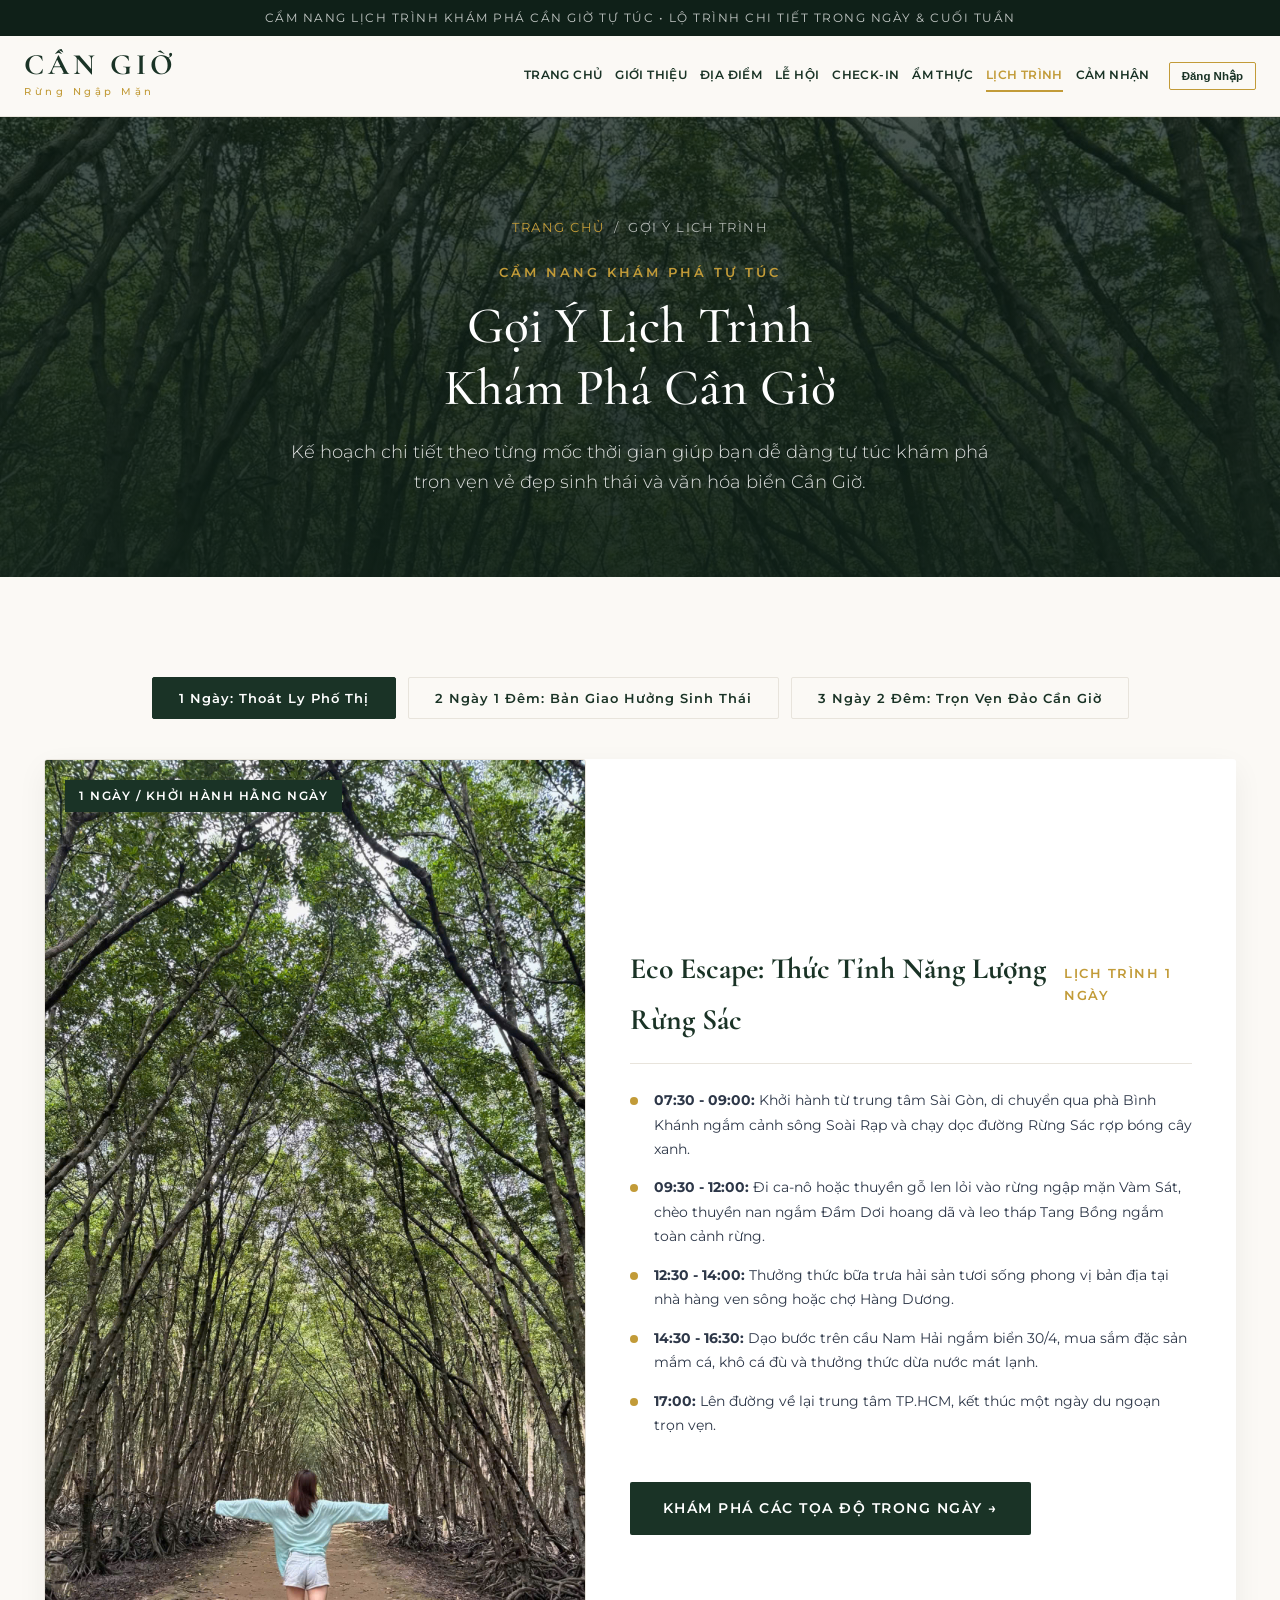
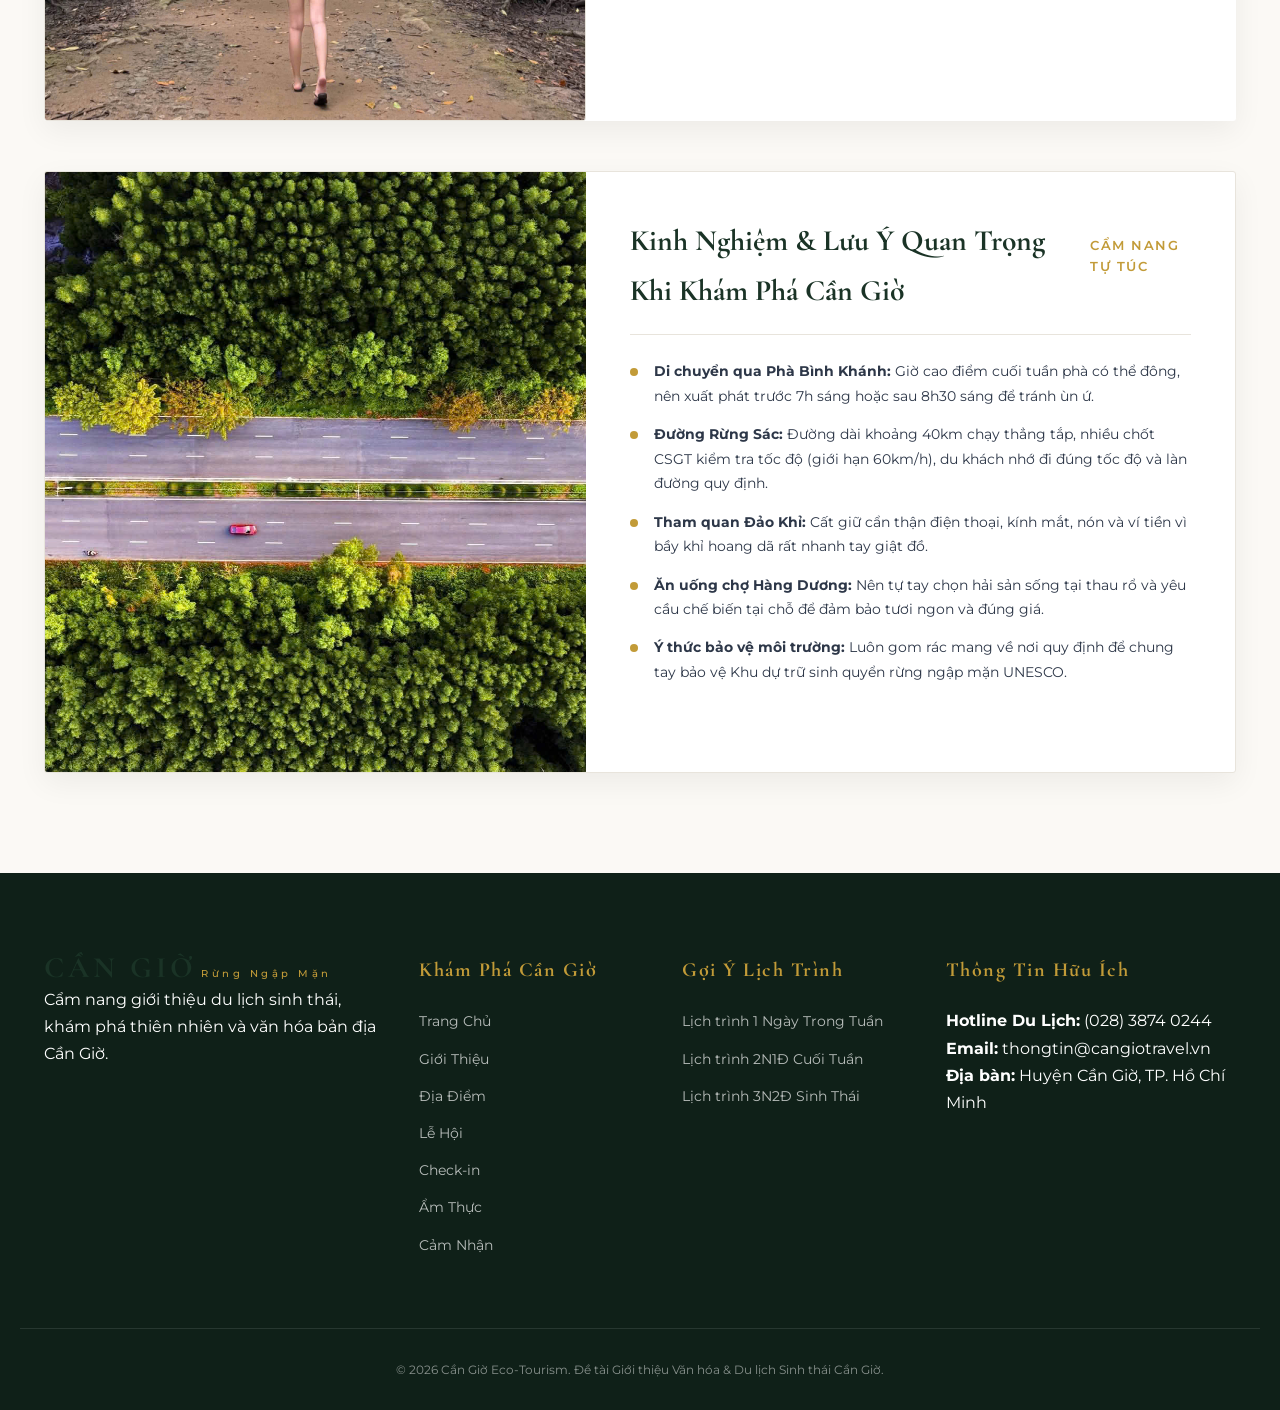
<file: lichtrinh.html>
<!DOCTYPE html>
<html lang="vi">
<head>
    <meta charset="UTF-8">
    <meta name="viewport" content="width=device-width, initial-scale=1.0">
    <title>Gợi Ý Lịch Trình Du Lịch Cần Giờ | Cẩm Nang Khám Phá Tự Túc</title>
    <!-- Google Fonts phong cách Luxury Editorial -->
    <link rel="preconnect" href="https://fonts.googleapis.com">
    <link rel="preconnect" href="https://fonts.gstatic.com" crossorigin>
    <link href="https://fonts.googleapis.com/css2?family=Cormorant+Garamond:ital,wght@0,400;0,600;0,700;1,400&family=Montserrat:wght@300;400;500;600;700&display=swap" rel="stylesheet">
    <link rel="stylesheet" href="Styles/style.css">
</head>
<body>
    <!-- Top Announcement Bar -->
    <div class="top-announcement">
        <p>Cẩm Nang Lịch Trình Khám Phá Cần Giờ Tự Túc &bull; Lộ Trình Chi Tiết Trong Ngày &amp; Cuối Tuần</p>
    </div>

    <!-- Header / Navbar đồng bộ -->
    <header class="site-header" id="header">
        <div class="header-container">
            <a href="index.html" class="brand-logo">
                <span class="logo-main">CẦN GIỜ</span>
                <span class="logo-sub">Rừng Ngập Mặn</span>
            </a>

            <nav class="main-nav" id="mainNav">
                <ul>
                    <li><a href="index.html">Trang Chủ</a></li>
                    <li><a href="gioithieu.html">Giới Thiệu</a></li>
                    <li><a href="diadiem.html">Địa Điểm</a></li>
                    <li><a href="lehoi.html">Lễ Hội</a></li>
                    <li><a href="checkin.html">Check-in</a></li>
                    <li><a href="amthuc.html">Ẩm Thực</a></li>
                    <li><a href="lichtrinh.html" class="nav-active">Lịch Trình</a></li>
                    <li><a href="camnhan.html">Cảm Nhận</a></li>
                </ul>
            </nav>

            <button class="mobile-menu-btn" id="mobileMenuBtn" aria-label="Menu">
                <span></span>
                <span></span>
                <span></span>
            </button>
        </div>
    </header>

    <!-- Page Hero Banner -->
    <section class="page-banner">
        <div class="page-banner-media" style="background-image: url('Images/1-ngay.jpg');">
            <div class="page-banner-overlay"></div>
        </div>
        <div class="container page-banner-content">
            <div class="breadcrumb">
                <a href="index.html">Trang Chủ</a> &nbsp;/&nbsp; <span>Gợi Ý Lịch Trình</span>
            </div>
            <span class="section-tag">CẨM NANG KHÁM PHÁ TỰ TÚC</span>
            <h1 class="page-title">Gợi Ý Lịch Trình <br>Khám Phá Cần Giờ</h1>
            <p class="page-subtitle">Kế hoạch chi tiết theo từng mốc thời gian giúp bạn dễ dàng tự túc khám phá trọn vẹn vẻ đẹp sinh thái và văn hóa biển Cần Giờ.</p>
        </div>
    </section>

    <!-- Main Content: Chi tiết 3 Hành trình -->
    <main class="section-spacing" style="background-color: var(--bg-cream);">
        <div class="container">

            <!-- Lựa chọn thời lượng (Tabs) -->
            <div class="itinerary-tabs">
                <button class="tab-btn active" data-tab="tab-1day">1 Ngày: Thoát Ly Phố Thị</button>
                <button class="tab-btn" data-tab="tab-2day">2 Ngày 1 Đêm: Bản Giao Hưởng Sinh Thái</button>
                <button class="tab-btn" data-tab="tab-3day">3 Ngày 2 Đêm: Trọn Vẹn Đảo Cần Giờ</button>
            </div>

            <!-- Tab Content 1 -->
            <div class="tab-pane active" id="tab-1day">
                <div class="itinerary-box">
                    <div class="itinerary-media">
                        <div class="image-placeholder itin-img">
                            <span class="itin-badge">1 Ngày / Khởi hành hằng ngày</span>
                            <img src="Images/1-ngay.jpg" alt="1 Ngày: Thoát Ly Phố Thị">
                        </div>
                    </div>
                    <div class="itinerary-details">
                        <div class="itin-header">
                            <h3>Eco Escape: Thức Tỉnh Năng Lượng Rừng Sác</h3>
                            <span class="itin-price">Lịch Trình 1 Ngày</span>
                        </div>
                        <ul class="itinerary-timeline">
                            <li>
                                <strong>07:30 - 09:00:</strong> Khởi hành từ trung tâm Sài Gòn, di chuyển qua phà Bình Khánh ngắm cảnh sông Soài Rạp và chạy dọc đường Rừng Sác rợp bóng cây xanh.
                            </li>
                            <li>
                                <strong>09:30 - 12:00:</strong> Đi ca-nô hoặc thuyền gỗ len lỏi vào rừng ngập mặn Vàm Sát, chèo thuyền nan ngắm Đầm Dơi hoang dã và leo tháp Tang Bồng ngắm toàn cảnh rừng.
                            </li>
                            <li>
                                <strong>12:30 - 14:00:</strong> Thưởng thức bữa trưa hải sản tươi sống phong vị bản địa tại nhà hàng ven sông hoặc chợ Hàng Dương.
                            </li>
                            <li>
                                <strong>14:30 - 16:30:</strong> Dạo bước trên cầu Nam Hải ngắm biển 30/4, mua sắm đặc sản mắm cá, khô cá đù và thưởng thức dừa nước mát lạnh.
                            </li>
                            <li>
                                <strong>17:00:</strong> Lên đường về lại trung tâm TP.HCM, kết thúc một ngày du ngoạn trọn vẹn.
                            </li>
                        </ul>
                        <div class="itin-actions">
                            <a href="diadiem.html" class="btn btn-primary">Khám Phá Các Tọa Độ Trong Ngày &rarr;</a>
                        </div>
                    </div>
                </div>
            </div>

            <!-- Tab Content 2 -->
            <div class="tab-pane" id="tab-2day">
                <div class="itinerary-box">
                    <div class="itinerary-media">
                        <div class="image-placeholder itin-img">
                            <span class="itin-badge">2 Ngày 1 Đêm / Cuối tuần lý tưởng</span>
                            <img src="Images/2-ngay-1-dem.jfif" alt="2 Ngày 1 Đêm: Bản Giao Hưởng Sinh Thái">
                        </div>
                    </div>
                    <div class="itinerary-details">
                        <div class="itin-header">
                            <h3>Coastal &amp; Wellness: Chữa Lành Nơi Ốc Đảo</h3>
                            <span class="itin-price">Lịch Trình 2N1Đ</span>
                        </div>
                        <ul class="itinerary-timeline">
                            <li>
                                <strong>Ngày 1:</strong> Khởi hành đến resort/homestay ven rừng ngập mặn Cần Giờ, nghỉ ngơi thư giãn, trải nghiệm chèo SUP ngắm hoàng hôn lạch rừng đước &amp; thưởng thức tiệc BBQ hải sản tối.
                            </li>
                            <li>
                                <strong>Ngày 2:</strong> Đón bình minh bãi biển Cần Giờ, đi thuyền gỗ ra ấp đảo Thiềng Liềng, thưởng thức đờn ca tài tử và thư giãn với ngâm chân thảo dược muối Cần Giờ.
                            </li>
                        </ul>
                        <div class="itin-actions">
                            <a href="checkin.html" class="btn btn-primary">Xem Tọa Độ Check-in &rarr;</a>
                        </div>
                    </div>
                </div>
            </div>

            <!-- Tab Content 3 -->
            <div class="tab-pane" id="tab-3day">
                <div class="itinerary-box">
                    <div class="itinerary-media">
                        <div class="image-placeholder itin-img">
                            <span class="itin-badge">3 Ngày 2 Đêm / Trải nghiệm chuyên sâu</span>
                            <img src="Images/3-ngay-2-dem.jfif" alt="3 Ngày 2 Đêm: Trọn Vẹn Đảo Cần Giờ">
                        </div>
                    </div>
                    <div class="itinerary-details">
                        <div class="itin-header">
                            <h3>Deep Mangrove Expedition: Thám Hiểm Rừng Sâu</h3>
                            <span class="itin-price">Lịch Trình 3N2Đ</span>
                        </div>
                        <ul class="itinerary-timeline">
                            <li>
                                <strong>Ngày 1:</strong> Khám phá sâu vùng lõi sinh quyển, quan sát động thực vật hoang dã cùng cán bộ kiểm lâm bảo tồn rừng ngập mặn.
                            </li>
                            <li>
                                <strong>Ngày 2:</strong> Trải nghiệm một ngày làm ngư dân: giăng lưới bắt cá bống thòi lòi, cào nghêu bãi bồi Long Hòa và nấu bữa trưa tại bè nổi.
                            </li>
                            <li>
                                <strong>Ngày 3:</strong> Tìm hiểu văn hóa di tích khảo cổ Giồng Phệt - Giồng Cá Vồ, viếng Lăng Ông Thủy Tướng và mua sắm đặc sản yến sào Cần Giờ.
                            </li>
                        </ul>
                        <div class="itin-actions">
                            <a href="amthuc.html" class="btn btn-primary">Khám Phá Ẩm Thực Hải Sản &rarr;</a>
                        </div>
                    </div>
                </div>
            </div>

            <!-- Cẩm nang chuẩn bị khi đi du lịch Cần Giờ -->
            <div class="itinerary-box" style="margin-top: 50px; background: #FFFFFF; border: 1px solid var(--border-subtle);">
                <div class="itinerary-media" style="min-height: 280px;">
                    <img src="Images/bia3.jpg" alt="Kinh nghiệm khám phá Cần Giờ tự túc" style="width: 100%; height: 100%; object-fit: cover;">
                </div>
                <div class="itinerary-details">
                    <div class="itin-header">
                        <h3>Kinh Nghiệm &amp; Lưu Ý Quan Trọng Khi Khám Phá Cần Giờ</h3>
                        <span class="itin-price">Cẩm Nang Tự Túc</span>
                    </div>
                    <ul class="itinerary-timeline">
                        <li><strong>Di chuyển qua Phà Bình Khánh:</strong> Giờ cao điểm cuối tuần phà có thể đông, nên xuất phát trước 7h sáng hoặc sau 8h30 sáng để tránh ùn ứ.</li>
                        <li><strong>Đường Rừng Sác:</strong> Đường dài khoảng 40km chạy thẳng tắp, nhiều chốt CSGT kiểm tra tốc độ (giới hạn 60km/h), du khách nhớ đi đúng tốc độ và làn đường quy định.</li>
                        <li><strong>Tham quan Đảo Khỉ:</strong> Cất giữ cẩn thận điện thoại, kính mắt, nón và ví tiền vì bầy khỉ hoang dã rất nhanh tay giật đồ.</li>
                        <li><strong>Ăn uống chợ Hàng Dương:</strong> Nên tự tay chọn hải sản sống tại thau rổ và yêu cầu chế biến tại chỗ để đảm bảo tươi ngon và đúng giá.</li>
                        <li><strong>Ý thức bảo vệ môi trường:</strong> Luôn gom rác mang về nơi quy định để chung tay bảo vệ Khu dự trữ sinh quyển rừng ngập mặn UNESCO.</li>
                    </ul>
                </div>
            </div>

        </div>
    </main>

    <!-- Footer -->
    <footer class="site-footer">
        <div class="container footer-grid">
            <div class="footer-col">
                <span class="logo-main">CẦN GIỜ</span>
                <span class="logo-sub">Rừng Ngập Mặn</span>
                <p class="footer-about">
                    Cẩm nang giới thiệu du lịch sinh thái, khám phá thiên nhiên và văn hóa bản địa Cần Giờ.
                </p>
            </div>
            <div class="footer-col">
                <h4 class="footer-heading">Khám Phá Cần Giờ</h4>
                <ul class="footer-links">
                    <li><a href="index.html">Trang Chủ</a></li>
                    <li><a href="gioithieu.html">Giới Thiệu</a></li>
                    <li><a href="diadiem.html">Địa Điểm</a></li>
                    <li><a href="lehoi.html">Lễ Hội</a></li>
                    <li><a href="checkin.html">Check-in</a></li>
                    <li><a href="amthuc.html">Ẩm Thực</a></li>
                    <li><a href="camnhan.html">Cảm Nhận</a></li>
                </ul>
            </div>
            <div class="footer-col">
                <h4 class="footer-heading">Gợi Ý Lịch Trình</h4>
                <ul class="footer-links">
                    <li><a href="lichtrinh.html">Lịch trình 1 Ngày Trong Tuần</a></li>
                    <li><a href="lichtrinh.html">Lịch trình 2N1Đ Cuối Tuần</a></li>
                    <li><a href="lichtrinh.html">Lịch trình 3N2Đ Sinh Thái</a></li>
                </ul>
            </div>
            <div class="footer-col">
                <h4 class="footer-heading">Thông Tin Hữu Ích</h4>
                <p class="footer-contact-item"><strong>Hotline Du Lịch:</strong> (028) 3874 0244</p>
                <p class="footer-contact-item"><strong>Email:</strong> thongtin@cangiotravel.vn</p>
                <p class="footer-contact-item"><strong>Địa bàn:</strong> Huyện Cần Giờ, TP. Hồ Chí Minh</p>
            </div>
        </div>
        <div class="footer-bottom">
            <div class="container">
                <p>&copy; 2026 Cần Giờ Eco-Tourism. Đề tài Giới thiệu Văn hóa &amp; Du lịch Sinh thái Cần Giờ.</p>
            </div>
        </div>
    </footer>

    <script src="Scripts/store.js"></script>
    <script src="Scripts/main.js"></script>
</body>
</html>
</file>
<file: Styles/style.css>
/* ========================================================
   CẦN GIỜ BESPOKE JOURNEYS - STYLESHEET
   Phong cách thiết kế lấy cảm hứng từ Jacada Travel (Luxury Editorial)
   ======================================================== */

:root {
    --primary-color: #1A3326;       /* Xanh rêu rừng ngập mặn trầm sang trọng */
    --primary-dark: #0F2018;
    --primary-light: #2E4E3D;
    --accent-gold: #C29B38;         /* Vàng kim cát biển */
    --accent-gold-hover: #A6822B;
    --bg-cream: #FBF9F5;            /* Nền trắng ngà phong cách tạp chí */
    --bg-card: #FFFFFF;
    --text-main: #2D3748;
    --text-muted: #6B7280;
    --border-subtle: #E8E4DC;
    --font-heading: 'Cormorant Garamond', Georgia, serif;
    --font-body: 'Montserrat', -apple-system, BlinkMacSystemFont, "Segoe UI", Roboto, sans-serif;
    --transition-smooth: all 0.35s cubic-bezier(0.25, 1, 0.5, 1);
    --shadow-soft: 0 10px 30px rgba(0, 0, 0, 0.06);
    --shadow-hover: 0 18px 40px rgba(26, 51, 38, 0.12);
}

/* Reset cơ bản */
* {
    margin: 0;
    padding: 0;
    box-sizing: border-box;
}

html {
    scroll-behavior: smooth;
    font-size: 16px;
}

section[id], main[id], div[id], article[id] {
    scroll-margin-top: 80px;
}

body {
    font-family: var(--font-body);
    color: var(--text-main);
    background-color: var(--bg-cream);
    line-height: 1.7;
    -webkit-font-smoothing: antialiased;
}

a {
    color: inherit;
    text-decoration: none;
    transition: var(--transition-smooth);
}

ul {
    list-style: none;
}

img {
    max-width: 100%;
    display: block;
}

.container {
    max-width: 1240px;
    margin: 0 auto;
    padding: 0 24px;
}

.section-spacing {
    padding: 100px 0;
}

.text-center {
    text-align: center;
}

/* ========================================================
   TYPOGRAPHY & TIÊU ĐỀ
   ======================================================== */
.section-tag {
    display: inline-block;
    font-size: 0.8rem;
    font-weight: 600;
    letter-spacing: 3px;
    text-transform: uppercase;
    color: var(--accent-gold);
    margin-bottom: 12px;
}

.section-heading {
    font-family: var(--font-heading);
    font-size: 2.75rem;
    font-weight: 600;
    color: var(--primary-color);
    line-height: 1.25;
    margin-bottom: 16px;
}

.section-subheading {
    font-size: 1.05rem;
    color: var(--text-muted);
    max-width: 650px;
    margin: 0 auto 50px;
}

/* Nút bấm (Buttons) */
.btn {
    display: inline-block;
    padding: 14px 32px;
    font-size: 0.85rem;
    font-weight: 600;
    letter-spacing: 1.5px;
    text-transform: uppercase;
    border-radius: 2px;
    cursor: pointer;
    transition: var(--transition-smooth);
    border: 1px solid transparent;
}

.btn-primary {
    background-color: var(--primary-color);
    color: #FFFFFF;
}

.btn-primary:hover {
    background-color: var(--accent-gold);
    color: #FFFFFF;
    transform: translateY(-2px);
    box-shadow: 0 8px 20px rgba(194, 155, 56, 0.3);
}

.btn-outline {
    background: transparent;
    color: #FFFFFF;
    border-color: rgba(255, 255, 255, 0.8);
}

.btn-outline:hover {
    background: #FFFFFF;
    color: var(--primary-color);
}

.btn-gold {
    background-color: var(--accent-gold);
    color: #FFFFFF;
    border: none;
    text-align: center;
}

.btn-gold:hover {
    background-color: var(--accent-gold-hover);
}

/* ========================================================
   TOP BAR & HEADER NAVIGATION
   ======================================================== */
.top-announcement {
    background-color: var(--primary-dark);
    color: rgba(255, 255, 255, 0.75);
    font-size: 0.75rem;
    letter-spacing: 1.5px;
    text-align: center;
    padding: 8px 16px;
    text-transform: uppercase;
}

.site-header {
    position: sticky;
    top: 0;
    width: 100%;
    background-color: rgba(251, 249, 245, 0.95);
    backdrop-filter: blur(10px);
    z-index: 1000;
    border-bottom: 1px solid var(--border-subtle);
    transition: var(--transition-smooth);
}

.header-container {
    max-width: 1440px;
    margin: 0 auto;
    padding: 14px 24px;
    display: flex;
    justify-content: space-between;
    align-items: center;
    gap: 16px;
}

.brand-logo {
    display: flex;
    flex-direction: column;
    flex-shrink: 0;
}

.logo-main {
    font-family: var(--font-heading);
    font-size: 1.85rem;
    font-weight: 700;
    letter-spacing: 4px;
    color: var(--primary-color);
    line-height: 1;
    white-space: nowrap;
}

.logo-sub {
    font-size: 0.65rem;
    letter-spacing: 3.5px;
    color: var(--accent-gold);
    font-weight: 500;
    margin-top: 4px;
    white-space: nowrap;
}

.main-nav {
    flex-shrink: 0;
}

.main-nav ul {
    display: flex;
    align-items: center;
    gap: clamp(8px, 1vw, 16px);
}

.main-nav a {
    font-size: clamp(0.72rem, 0.78vw, 0.78rem);
    font-weight: 600;
    letter-spacing: 0.4px;
    text-transform: uppercase;
    color: var(--primary-color);
    position: relative;
    padding: 6px 0;
    white-space: nowrap !important;
    display: inline-block;
}

.main-nav a:not(.btn-nav-cta)::after {
    content: '';
    position: absolute;
    bottom: 0;
    left: 0;
    width: 0;
    height: 1.5px;
    background-color: var(--accent-gold);
    transition: width 0.3s ease;
}

.main-nav a:not(.btn-nav-cta):hover::after {
    width: 100%;
}

.btn-nav-cta {
    background-color: var(--primary-color);
    color: #FFFFFF !important;
    padding: 8px 14px !important;
    font-size: clamp(0.7rem, 0.75vw, 0.75rem) !important;
    letter-spacing: 0.8px !important;
    border-radius: 2px;
    white-space: nowrap !important;
    display: inline-block;
    flex-shrink: 0;
}

.btn-nav-cta:hover {
    background-color: var(--accent-gold);
}

.mobile-menu-btn {
    display: none;
    flex-direction: column;
    gap: 5px;
    background: none;
    border: none;
    cursor: pointer;
    padding: 4px;
}

.mobile-menu-btn span {
    display: block;
    width: 24px;
    height: 2px;
    background-color: var(--primary-color);
    transition: var(--transition-smooth);
}

/* ========================================================
   HERO BANNER & TRIP PLANNER
   ======================================================== */
.hero-section {
    position: relative;
    min-height: 90vh;
    display: flex;
    flex-direction: column;
    justify-content: center;
    align-items: center;
    text-align: center;
    padding: 80px 24px 140px;
    color: #FFFFFF;
    overflow: hidden;
}

.hero-media-wrapper {
    position: absolute;
    inset: 0;
    z-index: 1;
}

.hero-slideshow {
    position: absolute;
    inset: 0;
    width: 100%;
    height: 100%;
    overflow: hidden;
}

.hero-slide {
    position: absolute;
    inset: 0;
    width: 100%;
    height: 100%;
    background-size: cover;
    background-position: center;
    background-repeat: no-repeat;
    opacity: 0;
    transform: scale(1.06);
    transition: opacity 1.6s ease-in-out, transform 6s cubic-bezier(0.25, 1, 0.5, 1);
    z-index: 1;
}

.hero-slide.active {
    opacity: 1;
    transform: scale(1);
    z-index: 2;
}

.hero-gradient-overlay {
    position: absolute;
    inset: 0;
    background: radial-gradient(circle at center, rgba(17, 35, 26, 0.4) 0%, rgba(10, 20, 15, 0.8) 100%);
    z-index: 3;
}

.hero-dots {
    position: absolute;
    bottom: 70px;
    left: 50%;
    transform: translateX(-50%);
    display: flex;
    gap: 10px;
    z-index: 4;
}

.hero-dot {
    width: 30px;
    height: 3px;
    background-color: rgba(255, 255, 255, 0.35);
    cursor: pointer;
    transition: var(--transition-smooth);
    border-radius: 2px;
}

.hero-dot:hover {
    background-color: rgba(255, 255, 255, 0.8);
}

.hero-dot.active {
    background-color: var(--accent-gold);
    width: 48px;
}

.hero-content {
    position: relative;
    z-index: 2;
    max-width: 900px;
    margin: 0 auto;
}

.hero-eyebrow {
    display: inline-block;
    font-size: 0.85rem;
    letter-spacing: 4px;
    font-weight: 500;
    color: var(--accent-gold);
    margin-bottom: 20px;
    text-transform: uppercase;
}

.hero-title {
    font-family: var(--font-heading);
    font-size: 4.2rem;
    font-weight: 400;
    line-height: 1.15;
    margin-bottom: 24px;
    letter-spacing: 1px;
}

.hero-title em {
    font-style: italic;
    color: #F3EBDD;
}

.hero-description {
    font-size: 1.15rem;
    max-width: 700px;
    margin: 0 auto 36px;
    color: rgba(255, 255, 255, 0.88);
    font-weight: 300;
    line-height: 1.8;
}

.hero-actions {
    display: flex;
    justify-content: center;
    gap: 18px;
    flex-wrap: wrap;
}

/* Quick Trip Planner Card (Floating bar) */
.hero-planner-card {
    position: absolute;
    bottom: -45px;
    left: 50%;
    transform: translateX(-50%);
    z-index: 10;
    background: #FFFFFF;
    color: var(--text-main);
    display: grid;
    grid-template-columns: 1fr 1fr 1fr auto;
    gap: 20px;
    padding: 24px 32px;
    border-radius: 4px;
    box-shadow: 0 15px 40px rgba(0, 0, 0, 0.15);
    width: calc(100% - 48px);
    max-width: 1080px;
    align-items: center;
}

.planner-col label {
    display: block;
    font-size: 0.72rem;
    text-transform: uppercase;
    letter-spacing: 1.2px;
    color: var(--text-muted);
    font-weight: 600;
    margin-bottom: 8px;
}

.planner-col select {
    width: 100%;
    padding: 8px 12px;
    border: 1px solid var(--border-subtle);
    border-radius: 2px;
    font-family: var(--font-body);
    font-size: 0.88rem;
    color: var(--primary-color);
    font-weight: 500;
    background-color: var(--bg-cream);
    outline: none;
    cursor: pointer;
}

.planner-col.planner-action {
    display: flex;
    align-items: flex-end;
}

/* ========================================================
   EDITORIAL SECTION
   ======================================================== */
.editorial-section {
    padding-top: 80px;
    padding-bottom: 80px;
}

.editorial-grid {
    display: grid;
    grid-template-columns: 1.1fr 0.9fr;
    gap: 70px;
    align-items: center;
}

.editorial-lead {
    font-size: 1.25rem;
    font-family: var(--font-heading);
    line-height: 1.6;
    color: var(--primary-color);
    margin-bottom: 20px;
    font-style: italic;
}

.editorial-text p {
    margin-bottom: 24px;
    color: var(--text-muted);
}

.editorial-stats {
    display: flex;
    gap: 40px;
    padding-top: 24px;
    border-top: 1px solid var(--border-subtle);
}

.stat-item {
    display: flex;
    flex-direction: column;
}

.stat-number {
    font-family: var(--font-heading);
    font-size: 2.5rem;
    font-weight: 700;
    color: var(--primary-color);
    line-height: 1;
    margin-bottom: 6px;
}

.stat-label {
    font-size: 0.75rem;
    text-transform: uppercase;
    letter-spacing: 1.5px;
    color: var(--accent-gold);
    font-weight: 600;
}

/* Image & Media Frames */
.image-placeholder {
    background: #1A3026;
    border-radius: 3px;
    position: relative;
    overflow: hidden;
    display: flex;
    align-items: center;
    justify-content: center;
    border: 1px solid var(--border-subtle);
}

.image-placeholder img {
    width: 100%;
    height: 100%;
    object-fit: cover;
    display: block;
    transition: transform 0.6s cubic-bezier(0.25, 1, 0.5, 1);
}

.destination-card:hover .image-placeholder img,
.mosaic-item:hover .image-placeholder img {
    transform: scale(1.08);
}

.placeholder-hint {
    font-size: 0.8rem;
    letter-spacing: 1px;
    color: rgba(255, 255, 255, 0.6);
    background: rgba(0, 0, 0, 0.3);
    padding: 6px 14px;
    border-radius: 2px;
}

.main-story-img {
    height: 480px;
    box-shadow: var(--shadow-soft);
}

.img-badge {
    position: absolute;
    bottom: 24px;
    left: 24px;
    background: rgba(251, 249, 245, 0.95);
    color: var(--primary-color);
    padding: 8px 18px;
    font-size: 0.75rem;
    letter-spacing: 2px;
    text-transform: uppercase;
    font-weight: 600;
}

/* ========================================================
   DESTINATIONS (CARDS GRID)
   ======================================================== */
.destinations-section {
    background-color: #F4EFE6;
}

.cards-grid {
    display: grid;
    grid-template-columns: repeat(4, 1fr);
    gap: 24px;
}

.destination-card {
    background-color: var(--bg-card);
    border-radius: 3px;
    overflow: hidden;
    box-shadow: var(--shadow-soft);
    transition: var(--transition-smooth);
    display: flex;
    flex-direction: column;
}

.destination-card:hover {
    transform: translateY(-8px);
    box-shadow: var(--shadow-hover);
}

.card-img {
    height: 240px;
    transition: transform 0.5s ease;
}

.destination-card:hover .card-img {
    transform: scale(1.04);
}

.card-img-wrapper {
    overflow: hidden;
    position: relative;
}

.card-tag {
    position: absolute;
    top: 14px;
    right: 14px;
    background-color: var(--primary-color);
    color: #FFFFFF;
    font-size: 0.65rem;
    font-weight: 600;
    letter-spacing: 1.5px;
    text-transform: uppercase;
    padding: 4px 10px;
    z-index: 2;
}

.card-content {
    padding: 24px;
    flex-grow: 1;
    display: flex;
    flex-direction: column;
}

.card-title {
    font-family: var(--font-heading);
    font-size: 1.45rem;
    font-weight: 600;
    color: var(--primary-color);
    line-height: 1.3;
    margin-bottom: 12px;
}

.card-desc {
    font-size: 0.85rem;
    color: var(--text-muted);
    line-height: 1.6;
    margin-bottom: 20px;
    flex-grow: 1;
}

.card-link {
    font-size: 0.8rem;
    font-weight: 600;
    letter-spacing: 1.5px;
    text-transform: uppercase;
    color: var(--accent-gold);
}

.card-link:hover {
    color: var(--primary-color);
}

/* ========================================================
   EXPERIENCES MOSAIC
   ======================================================== */
.experiences-mosaic {
    display: grid;
    grid-template-columns: 1.2fr 0.8fr;
    grid-template-rows: repeat(2, 260px);
    gap: 24px;
}

.mosaic-large {
    grid-row: span 2;
}

.mosaic-large .mosaic-img img {
    object-position: center 82%;
}

.mosaic-large .mosaic-overlay {
    background: linear-gradient(to top, rgba(12, 26, 19, 0.92) 0%, rgba(12, 26, 19, 0.35) 32%, transparent 60%);
    padding: 24px 28px;
}

.mosaic-img {
    width: 100%;
    height: 100%;
    position: relative;
    cursor: pointer;
}

.mosaic-overlay {
    position: absolute;
    inset: 0;
    background: linear-gradient(to top, rgba(15, 32, 24, 0.92) 0%, rgba(15, 32, 24, 0.2) 65%);
    display: flex;
    flex-direction: column;
    justify-content: flex-end;
    padding: 32px;
    color: #FFFFFF;
    transition: var(--transition-smooth);
}

.mosaic-item:hover .mosaic-overlay {
    background: linear-gradient(to top, rgba(15, 32, 24, 0.96) 0%, rgba(15, 32, 24, 0.3) 100%);
}

.mosaic-large:hover .mosaic-overlay {
    background: linear-gradient(to top, rgba(12, 26, 19, 0.96) 0%, rgba(12, 26, 19, 0.45) 35%, transparent 65%);
}

.exp-category {
    font-size: 0.72rem;
    font-weight: 600;
    letter-spacing: 2px;
    text-transform: uppercase;
    color: var(--accent-gold);
    margin-bottom: 8px;
    text-shadow: 0 1px 4px rgba(0, 0, 0, 0.8);
}

.mosaic-overlay h3 {
    font-family: var(--font-heading);
    font-size: 1.7rem;
    margin-bottom: 10px;
    line-height: 1.3;
    text-shadow: 0 2px 8px rgba(0, 0, 0, 0.8);
}

.mosaic-overlay p {
    font-size: 0.85rem;
    color: rgba(255, 255, 255, 0.85);
    line-height: 1.6;
    text-shadow: 0 1px 6px rgba(0, 0, 0, 0.8);
}

/* ========================================================
   ITINERARIES (TABS & TIMELINE)
   ======================================================== */
.itinerary-tabs {
    display: flex;
    justify-content: center;
    gap: 12px;
    margin-bottom: 40px;
    flex-wrap: wrap;
}

.tab-btn {
    background: transparent;
    border: 1px solid var(--border-subtle);
    padding: 12px 26px;
    font-family: var(--font-body);
    font-size: 0.82rem;
    font-weight: 600;
    letter-spacing: 1px;
    color: var(--primary-color);
    cursor: pointer;
    border-radius: 2px;
    transition: var(--transition-smooth);
}

.tab-btn.active, .tab-btn:hover {
    background-color: var(--primary-color);
    color: #FFFFFF;
    border-color: var(--primary-color);
}

.tab-pane {
    display: none;
}

.tab-pane.active {
    display: block;
    animation: fadeIn 0.4s ease;
}

@keyframes fadeIn {
    from { opacity: 0; transform: translateY(8px); }
    to { opacity: 1; transform: translateY(0); }
}

.itinerary-box {
    display: grid;
    grid-template-columns: 1fr 1.2fr;
    background: #FFFFFF;
    box-shadow: var(--shadow-soft);
    border-radius: 3px;
    overflow: hidden;
}

.itin-img {
    height: 100%;
    min-height: 420px;
}

.itin-badge {
    position: absolute;
    top: 20px;
    left: 20px;
    background-color: var(--primary-color);
    color: #FFFFFF;
    font-size: 0.75rem;
    letter-spacing: 1.5px;
    text-transform: uppercase;
    padding: 6px 14px;
    font-weight: 600;
}

.itinerary-details {
    padding: 44px;
    display: flex;
    flex-direction: column;
    justify-content: center;
}

.itin-header {
    display: flex;
    justify-content: space-between;
    align-items: baseline;
    border-bottom: 1px solid var(--border-subtle);
    padding-bottom: 18px;
    margin-bottom: 24px;
}

.itin-header h3 {
    font-family: var(--font-heading);
    font-size: 1.85rem;
    color: var(--primary-color);
}

.itin-price {
    font-size: 0.8rem;
    letter-spacing: 1.5px;
    text-transform: uppercase;
    color: var(--accent-gold);
    font-weight: 600;
}

.itinerary-timeline {
    margin-bottom: 30px;
}

.itinerary-timeline li {
    position: relative;
    padding-left: 24px;
    margin-bottom: 14px;
    font-size: 0.9rem;
    color: var(--text-main);
}

.itinerary-timeline li::before {
    content: '';
    position: absolute;
    left: 0;
    top: 9px;
    width: 8px;
    height: 8px;
    background-color: var(--accent-gold);
    border-radius: 50%;
}

/* ========================================================
   TESTIMONIALS
   ======================================================== */
.testimonials-section {
    background-color: var(--primary-color);
    color: #FFFFFF;
}

.quote-container {
    max-width: 800px;
    margin: 0 auto;
}

.quote-icon {
    font-family: var(--font-heading);
    font-size: 6rem;
    color: var(--accent-gold);
    line-height: 0.5;
    display: block;
    margin-bottom: 24px;
}

.testimonial-quote {
    font-family: var(--font-heading);
    font-size: 1.85rem;
    font-weight: 400;
    font-style: italic;
    line-height: 1.5;
    margin-bottom: 30px;
    color: #F8F5EE;
}

.quote-author strong {
    display: block;
    font-size: 0.95rem;
    letter-spacing: 2px;
    text-transform: uppercase;
    color: var(--accent-gold);
    margin-bottom: 4px;
}

.quote-author span {
    font-size: 0.8rem;
    color: rgba(255, 255, 255, 0.7);
}

/* ========================================================
   BOOKING & ENQUIRY FORM
   ======================================================== */
.contact-section {
    background-color: #F4EFE6;
}

.contact-card {
    max-width: 860px;
    margin: 0 auto;
    background: #FFFFFF;
    padding: 60px;
    border-radius: 4px;
    box-shadow: var(--shadow-soft);
}

.booking-form {
    margin-top: 36px;
}

.form-row {
    display: grid;
    grid-template-columns: 1fr 1fr;
    gap: 20px;
}

.form-group {
    margin-bottom: 22px;
}

.form-group label {
    display: block;
    font-size: 0.75rem;
    font-weight: 600;
    letter-spacing: 1.2px;
    text-transform: uppercase;
    color: var(--primary-color);
    margin-bottom: 8px;
}

.form-group input,
.form-group select,
.form-group textarea {
    width: 100%;
    padding: 12px 16px;
    border: 1px solid var(--border-subtle);
    border-radius: 2px;
    background-color: var(--bg-cream);
    font-family: var(--font-body);
    font-size: 0.9rem;
    color: var(--text-main);
    outline: none;
    transition: var(--transition-smooth);
}

.form-group input:focus,
.form-group select:focus,
.form-group textarea:focus {
    border-color: var(--accent-gold);
    background-color: #FFFFFF;
    box-shadow: 0 0 0 3px rgba(194, 155, 56, 0.15);
}

.btn-submit {
    min-width: 260px;
    padding: 16px 36px;
}

/* ========================================================
   FOOTER
   ======================================================== */
.site-footer {
    background-color: var(--primary-dark);
    color: #FFFFFF;
    padding: 80px 0 30px;
}

.footer-grid {
    display: grid;
    grid-template-columns: 1.5fr 1fr 1fr 1.3fr;
    gap: 40px;
    padding-bottom: 60px;
    border-bottom: 1px solid rgba(255, 255, 255, 0.1);
}

.footer-brand h3 {
    font-family: var(--font-heading);
    font-size: 1.8rem;
    letter-spacing: 3px;
    margin-bottom: 16px;
    color: #FFFFFF;
}

.footer-brand p {
    font-size: 0.85rem;
    color: rgba(255, 255, 255, 0.65);
    line-height: 1.7;
    margin-bottom: 20px;
}

.footer-contact-info p {
    font-size: 0.82rem;
    color: rgba(255, 255, 255, 0.85);
    margin-bottom: 6px;
}

.footer-col h4 {
    font-family: var(--font-heading);
    font-size: 1.25rem;
    letter-spacing: 1.5px;
    margin-bottom: 20px;
    color: var(--accent-gold);
}

.footer-col ul li {
    margin-bottom: 10px;
}

.footer-col ul a {
    font-size: 0.85rem;
    color: rgba(255, 255, 255, 0.7);
}

.footer-col ul a:hover {
    color: var(--accent-gold);
    padding-left: 4px;
}

.newsletter-form {
    display: flex;
    margin-top: 14px;
}

.newsletter-form input {
    flex-grow: 1;
    padding: 10px 14px;
    border: none;
    background-color: rgba(255, 255, 255, 0.1);
    color: #FFFFFF;
    font-size: 0.85rem;
    outline: none;
}

.newsletter-form button {
    background-color: var(--accent-gold);
    color: #FFFFFF;
    border: none;
    padding: 10px 18px;
    font-size: 0.75rem;
    font-weight: 600;
    letter-spacing: 1px;
    text-transform: uppercase;
    cursor: pointer;
    transition: var(--transition-smooth);
}

.newsletter-form button:hover {
    background-color: var(--accent-gold-hover);
}

.footer-bottom {
    display: flex;
    justify-content: space-between;
    align-items: center;
    padding-top: 30px;
    font-size: 0.78rem;
    color: rgba(255, 255, 255, 0.5);
    flex-wrap: wrap;
    gap: 16px;
}

.footer-bottom-links a {
    color: rgba(255, 255, 255, 0.5);
    margin-left: 20px;
}

.footer-bottom-links a:hover {
    color: var(--accent-gold);
}

/* ========================================================
   RESPONSIVE DESIGN (MOBILE & TABLET)
   ======================================================== */
@media (max-width: 1024px) {
    .cards-grid {
        grid-template-columns: repeat(2, 1fr);
    }
    
    .editorial-grid {
        grid-template-columns: 1fr;
        gap: 40px;
    }
    
    .hero-planner-card {
        grid-template-columns: 1fr 1fr;
        position: static;
        transform: none;
        width: 100%;
        margin-top: 40px;
    }
    
    .hero-section {
        padding-bottom: 60px;
    }
    
    .editorial-section {
        padding-top: 60px;
    }
    
    .footer-grid {
        grid-template-columns: 1fr 1fr;
    }
}

@media (max-width: 1180px) {
    .main-nav {
        position: fixed;
        top: 68px;
        left: 0;
        width: 100%;
        background-color: var(--bg-cream);
        padding: 30px 24px;
        box-shadow: 0 10px 25px rgba(0, 0, 0, 0.12);
        display: none;
        z-index: 999;
    }
    
    .main-nav.active {
        display: block;
    }
    
    .main-nav ul {
        flex-direction: column;
        align-items: flex-start;
        gap: 16px;
    }
    
    .main-nav a {
        font-size: 0.95rem;
    }
    
    .mobile-menu-btn {
        display: flex;
    }
}

@media (max-width: 768px) {
    .hero-title {
        font-size: 2.8rem;
    }
    
    .cards-grid {
        grid-template-columns: 1fr;
    }
    
    .experiences-mosaic {
        grid-template-columns: 1fr;
        grid-template-rows: auto;
    }
    
    .mosaic-large {
        grid-row: auto;
        height: 320px;
    }
    
    .mosaic-item {
        height: 280px;
    }
    
    .itinerary-box {
        grid-template-columns: 1fr;
    }
    
    .itin-img {
        min-height: 250px;
    }
    
    .form-row {
        grid-template-columns: 1fr;
    }
    
    .contact-card {
        padding: 30px 20px;
    }
    
    .footer-grid {
        grid-template-columns: 1fr;
    }
}


/* ========================================================
   GIOI THIEU (ABOUT PAGE) STYLES
   ======================================================== */
.nav-active {
    color: var(--accent-gold) !important;
}

.nav-active::after {
    width: 100% !important;
}

.page-banner {
    position: relative;
    padding: 100px 0 80px;
    color: #FFFFFF;
    overflow: hidden;
    text-align: center;
}

.page-banner-media {
    position: absolute;
    inset: 0;
    background-size: cover;
    background-position: center;
    z-index: 1;
}

.page-banner-overlay {
    position: absolute;
    inset: 0;
    background: linear-gradient(to bottom, rgba(15, 32, 24, 0.75) 0%, rgba(15, 32, 24, 0.92) 100%);
}

.page-banner-content {
    position: relative;
    z-index: 2;
    max-width: 900px;
    margin: 0 auto;
}

.breadcrumb {
    font-size: 0.8rem;
    letter-spacing: 1.5px;
    text-transform: uppercase;
    color: rgba(255, 255, 255, 0.65);
    margin-bottom: 20px;
}

.breadcrumb a {
    color: var(--accent-gold);
}

.breadcrumb a:hover {
    text-decoration: underline;
}

.page-title {
    font-family: var(--font-heading);
    font-size: 3.2rem;
    font-weight: 500;
    line-height: 1.2;
    margin-bottom: 18px;
}

.page-subtitle {
    font-size: 1.1rem;
    color: rgba(255, 255, 255, 0.85);
    font-weight: 300;
    max-width: 720px;
    margin: 0 auto;
}

/* Quick Stats Bar */
.overview-stats-bar {
    background-color: #FFFFFF;
    border-bottom: 1px solid var(--border-subtle);
    padding: 30px 0;
    box-shadow: 0 4px 20px rgba(0, 0, 0, 0.03);
}

.stats-row {
    display: grid;
    grid-template-columns: repeat(4, 1fr);
    gap: 24px;
    text-align: center;
}

.stat-box {
    display: flex;
    flex-direction: column;
    padding: 0 16px;
    border-right: 1px solid var(--border-subtle);
}

.stat-box:last-child {
    border-right: none;
}

.stat-val {
    font-family: var(--font-heading);
    font-size: 2.2rem;
    font-weight: 700;
    color: var(--primary-color);
    line-height: 1.1;
    margin-bottom: 6px;
}

.stat-name {
    font-size: 0.75rem;
    text-transform: uppercase;
    letter-spacing: 1.2px;
    color: var(--text-muted);
    font-weight: 600;
}

/* Page Layout Grid */
.content-layout {
    display: grid;
    grid-template-columns: 1fr 320px;
    gap: 60px;
    align-items: flex-start;
}

.article-body {
    background-color: #FFFFFF;
    padding: 60px 50px;
    border-radius: 4px;
    box-shadow: var(--shadow-soft);
}

.content-block {
    margin-bottom: 70px;
    padding-bottom: 50px;
    border-bottom: 1px solid var(--border-subtle);
}

.content-block:last-child {
    margin-bottom: 0;
    padding-bottom: 0;
    border-bottom: none;
}

.content-heading {
    font-family: var(--font-heading);
    font-size: 2.2rem;
    font-weight: 600;
    color: var(--primary-color);
    line-height: 1.3;
    margin-bottom: 22px;
}

.paragraph-lead {
    font-size: 1.08rem;
    line-height: 1.8;
    color: var(--text-main);
    margin-bottom: 24px;
}

.article-body p {
    font-size: 0.95rem;
    line-height: 1.8;
    color: #4A5568;
    margin-bottom: 18px;
}

/* Geo Boundary Grid */
.geo-boundary-grid {
    display: grid;
    grid-template-columns: 1fr 1fr;
    gap: 18px;
    margin: 28px 0;
}

.geo-card {
    background-color: var(--bg-cream);
    padding: 22px;
    border-radius: 3px;
    border-left: 3px solid var(--accent-gold);
}

.geo-direction {
    font-size: 0.75rem;
    text-transform: uppercase;
    letter-spacing: 2px;
    font-weight: 700;
    color: var(--primary-color);
    margin-bottom: 6px;
}

.geo-card p {
    font-size: 0.88rem !important;
    margin-bottom: 0 !important;
    line-height: 1.6 !important;
}

/* Callout & Quotes */
.info-callout {
    background: #F4EFE6;
    padding: 26px 30px;
    border-radius: 3px;
    margin-top: 26px;
    border-left: 4px solid var(--primary-color);
}

.info-callout h4 {
    font-family: var(--font-heading);
    font-size: 1.3rem;
    color: var(--primary-color);
    margin-bottom: 10px;
}

.info-callout p {
    margin-bottom: 0 !important;
    font-size: 0.9rem !important;
}

.eco-feature-list {
    margin: 24px 0;
    padding-left: 10px;
}

.eco-feature-list li {
    position: relative;
    padding-left: 24px;
    margin-bottom: 12px;
    font-size: 0.95rem;
    color: var(--text-main);
}

.eco-feature-list li::before {
    content: '✦';
    position: absolute;
    left: 0;
    color: var(--accent-gold);
    font-size: 0.85rem;
}

.quote-editorial-box {
    background: var(--primary-color);
    color: #FFFFFF;
    padding: 30px 36px;
    border-radius: 3px;
    margin: 30px 0;
    font-family: var(--font-heading);
    font-size: 1.35rem;
    font-style: italic;
    line-height: 1.6;
}

.quote-editorial-box strong {
    color: #F8E5BA;
}

/* Timeline Luxury */
.timeline-luxury {
    position: relative;
    margin: 36px 0;
    padding-left: 30px;
    border-left: 2px solid var(--border-subtle);
}

.timeline-node {
    position: relative;
    margin-bottom: 40px;
}

.timeline-node:last-child {
    margin-bottom: 0;
}

.timeline-node::before {
    content: '';
    position: absolute;
    left: -37px;
    top: 4px;
    width: 12px;
    height: 12px;
    border-radius: 50%;
    background-color: var(--accent-gold);
    border: 3px solid #FFFFFF;
    box-shadow: 0 0 0 2px var(--accent-gold);
}

.node-year {
    font-size: 0.8rem;
    font-weight: 700;
    letter-spacing: 2px;
    text-transform: uppercase;
    color: var(--accent-gold);
    margin-bottom: 6px;
}

.node-card {
    display: grid;
    grid-template-columns: 260px 1fr;
    gap: 24px;
    background: var(--bg-cream);
    border-radius: 4px;
    overflow: hidden;
    border: 1px solid var(--border-subtle);
    margin-top: 10px;
    transition: var(--transition-smooth);
}

.node-card:hover {
    box-shadow: 0 8px 24px rgba(0, 0, 0, 0.06);
    border-color: var(--accent-gold);
}

.node-image {
    position: relative;
    height: 100%;
    min-height: 200px;
    background-color: #1A3026;
    overflow: hidden;
}

.node-image img {
    width: 100%;
    height: 100%;
    object-fit: cover;
    display: block;
    transition: transform 0.5s ease;
}

.node-card:hover .node-image img {
    transform: scale(1.06);
}

.node-content {
    padding: 22px 24px 22px 4px;
    display: flex;
    flex-direction: column;
    justify-content: center;
}

.node-content h4 {
    font-family: var(--font-heading);
    font-size: 1.35rem;
    color: var(--primary-color);
    margin-bottom: 10px;
    line-height: 1.35;
}

.node-content p {
    font-size: 0.9rem !important;
    line-height: 1.65 !important;
    margin-bottom: 0 !important;
    color: var(--text-main);
}

@media (max-width: 768px) {
    .node-card {
        grid-template-columns: 1fr;
    }
    .node-image {
        height: 200px;
    }
    .node-content {
        padding: 20px;
    }
}

/* Luxury Table */
.table-responsive {
    overflow-x: auto;
    margin: 26px 0;
}

.luxury-table {
    width: 100%;
    border-collapse: collapse;
    font-size: 0.88rem;
}

.luxury-table th {
    background-color: var(--primary-color);
    color: #FFFFFF;
    padding: 14px 18px;
    font-weight: 600;
    letter-spacing: 1px;
    text-align: left;
    font-size: 0.78rem;
    text-transform: uppercase;
}

.luxury-table td {
    padding: 14px 18px;
    border-bottom: 1px solid var(--border-subtle);
    color: var(--text-main);
}

.luxury-table tbody tr:nth-child(even) {
    background-color: var(--bg-cream);
}

.luxury-table tbody tr:hover {
    background-color: #F3EBDD;
}

/* CTA Inline */
.cta-banner-inline {
    background: linear-gradient(135deg, #1A3026 0%, #294436 100%);
    color: #FFFFFF;
    padding: 36px 40px;
    border-radius: 4px;
    margin-top: 40px;
    display: flex;
    justify-content: space-between;
    align-items: center;
    gap: 30px;
}

.cta-banner-inline h3 {
    font-family: var(--font-heading);
    font-size: 1.6rem;
    margin-bottom: 8px;
    color: #FFFFFF;
}

.cta-banner-inline p {
    font-size: 0.88rem !important;
    color: rgba(255, 255, 255, 0.8) !important;
    margin-bottom: 0 !important;
}

/* Sidebar */
.sidebar-sticky {
    position: sticky;
    top: 100px;
}

.sidebar-card {
    background-color: #FFFFFF;
    padding: 30px;
    border-radius: 4px;
    box-shadow: var(--shadow-soft);
    margin-bottom: 26px;
}

.sidebar-title {
    font-family: var(--font-heading);
    font-size: 1.35rem;
    color: var(--primary-color);
    border-bottom: 1px solid var(--border-subtle);
    padding-bottom: 12px;
    margin-bottom: 16px;
}

.sidebar-nav li {
    margin-bottom: 12px;
}

.sidebar-nav a {
    font-size: 0.85rem;
    color: var(--text-main);
    transition: var(--transition-smooth);
}

.sidebar-nav a:hover {
    color: var(--accent-gold);
    padding-left: 4px;
}

.highlight-card {
    background: #F4EFE6;
    border: 1px solid var(--accent-gold);
}

.card-eyebrow {
    font-size: 0.7rem;
    font-weight: 700;
    letter-spacing: 2px;
    text-transform: uppercase;
    color: var(--accent-gold);
    display: block;
    margin-bottom: 8px;
}

.highlight-card h4 {
    font-family: var(--font-heading);
    font-size: 1.4rem;
    color: var(--primary-color);
    margin-bottom: 12px;
}

.highlight-card p {
    font-size: 0.85rem;
    color: var(--text-muted);
    line-height: 1.6;
    margin-bottom: 20px;
}

.btn-full {
    display: block;
    width: 100%;
}

@media (max-width: 1024px) {
    .content-layout {
        grid-template-columns: 1fr;
    }
    
    .stats-row {
        grid-template-columns: repeat(2, 1fr);
        gap: 20px;
    }
    
    .stat-box {
        border-right: none;
        border-bottom: 1px solid var(--border-subtle);
        padding-bottom: 16px;
    }
    
    .stat-box:last-child {
        border-bottom: none;
    }
    
    .cta-banner-inline {
        flex-direction: column;
        align-items: flex-start;
    }
}

@media (max-width: 768px) {
    .page-title {
        font-size: 2.3rem;
    }
    
    .article-body {
        padding: 30px 20px;
    }
    
    .geo-boundary-grid {
        grid-template-columns: 1fr;
    }
    
    .stats-row {
        grid-template-columns: 1fr;
    }
}


/* ========================================================
   FERRY & TRANSPORTATION STYLES (CÁC CON PHÀ CẦN GIỜ)
   ======================================================== */
.route-flow-box {
    background: #F4EFE6;
    border-left: 4px solid var(--accent-gold);
    padding: 24px 28px;
    border-radius: 4px;
    margin: 24px 0 36px;
}

.route-flow-box h4 {
    font-family: var(--font-heading);
    font-size: 1.35rem;
    color: var(--primary-color);
    margin-bottom: 12px;
}

.route-steps {
    display: flex;
    align-items: center;
    gap: 12px;
    flex-wrap: wrap;
    font-size: 0.9rem;
    color: var(--primary-color);
    font-weight: 500;
}

.step-arrow {
    color: var(--accent-gold);
    font-weight: bold;
    font-size: 1.1rem;
}

.ferry-route-grid {
    display: grid;
    grid-template-columns: 1fr 1fr;
    gap: 28px;
    margin-top: 30px;
}

.ferry-card {
    background: #FFFFFF;
    border: 1px solid var(--border-subtle);
    border-radius: 4px;
    overflow: hidden;
    box-shadow: 0 4px 16px rgba(0, 0, 0, 0.04);
    display: flex;
    flex-direction: column;
    transition: var(--transition-smooth);
}

.ferry-card:hover {
    transform: translateY(-6px);
    box-shadow: var(--shadow-hover);
    border-color: var(--accent-gold);
}

.ferry-media {
    position: relative;
    height: 220px;
    overflow: hidden;
    background-color: #1A3026;
}

.ferry-media img {
    width: 100%;
    height: 100%;
    object-fit: cover;
    transition: transform 0.6s ease;
}

.ferry-card:hover .ferry-media img {
    transform: scale(1.06);
}

.ferry-badge {
    position: absolute;
    top: 14px;
    left: 14px;
    background-color: var(--primary-color);
    color: #FFFFFF;
    font-size: 0.72rem;
    font-weight: 600;
    letter-spacing: 1.5px;
    text-transform: uppercase;
    padding: 5px 12px;
    border-radius: 2px;
}

.ferry-info {
    padding: 24px;
    flex-grow: 1;
    display: flex;
    flex-direction: column;
}

.ferry-name {
    font-family: var(--font-heading);
    font-size: 1.55rem;
    font-weight: 600;
    color: var(--primary-color);
    margin-bottom: 14px;
    line-height: 1.3;
}

.ferry-details-list {
    margin-bottom: 18px;
    flex-grow: 1;
}

.ferry-details-list li {
    font-size: 0.88rem;
    line-height: 1.6;
    color: var(--text-main);
    margin-bottom: 10px;
    position: relative;
    padding-left: 18px;
}

.ferry-details-list li::before {
    content: '▪';
    position: absolute;
    left: 0;
    color: var(--accent-gold);
    font-size: 1rem;
    line-height: 1.4;
}

.ferry-details-list strong {
    color: var(--primary-color);
}

.ferry-fare-box {
    background-color: var(--bg-cream);
    border-radius: 3px;
    padding: 12px 16px;
    font-size: 0.82rem;
    color: var(--primary-dark);
    border-left: 3px solid var(--accent-gold);
    margin-top: auto;
}

.ferry-fare-box strong {
    color: var(--accent-gold-hover);
}

.ferry-gallery {
    display: grid;
    grid-template-columns: repeat(3, 1fr);
    gap: 16px;
    margin-top: 30px;
}

.ferry-gallery-item {
    height: 170px;
    border-radius: 3px;
    overflow: hidden;
    position: relative;
}

.ferry-gallery-item img {
    width: 100%;
    height: 100%;
    object-fit: cover;
    transition: transform 0.5s ease;
}

.ferry-gallery-item:hover img {
    transform: scale(1.08);
}

@media (max-width: 768px) {
    .ferry-route-grid {
        grid-template-columns: 1fr;
    }
    
    .ferry-gallery {
        grid-template-columns: 1fr 1fr;
    }
    
    .route-steps {
        flex-direction: column;
        align-items: flex-start;
        gap: 6px;
    }
    
    .step-arrow {
        transform: rotate(90deg);
        margin: 2px 0 2px 10px;
    }
}


/* ========================================================
   DESTINATIONS PAGE (DIADIEM.HTML) STYLES
   ======================================================== */
.dest-filter-bar {
    display: flex;
    justify-content: center;
    gap: 12px;
    margin-bottom: 45px;
    flex-wrap: wrap;
}

.filter-btn {
    background: #FFFFFF;
    border: 1px solid var(--border-subtle);
    padding: 10px 22px;
    font-family: var(--font-body);
    font-size: 0.82rem;
    font-weight: 600;
    letter-spacing: 1px;
    color: var(--primary-color);
    cursor: pointer;
    border-radius: 2px;
    transition: var(--transition-smooth);
}

.filter-btn:hover,
.filter-btn.active {
    background-color: var(--primary-color);
    color: #FFFFFF;
    border-color: var(--primary-color);
}

.destinations-full-grid {
    grid-template-columns: repeat(3, 1fr) !important;
    gap: 30px !important;
}

.card-location {
    font-size: 0.72rem;
    text-transform: uppercase;
    letter-spacing: 1.5px;
    color: var(--accent-gold);
    font-weight: 600;
    display: block;
    margin-bottom: 6px;
}

@media (max-width: 1024px) {
    .destinations-full-grid {
        grid-template-columns: repeat(2, 1fr) !important;
    }
}

@media (max-width: 768px) {
    .destinations-full-grid {
        grid-template-columns: 1fr !important;
    }
}

/* ========================================================
   FESTIVALS SECTION & PAGE (LỄ HỘI CẦN GIỜ)
   ======================================================== */
.festivals-section {
    background-color: var(--bg-cream);
}

.festival-card {
    background: #FFFFFF;
    border-radius: 4px;
    overflow: hidden;
    box-shadow: var(--shadow-soft);
    margin-bottom: 50px;
    border: 1px solid var(--border-subtle);
    display: grid;
    grid-template-columns: 1fr 1.25fr;
    transition: var(--transition-smooth);
}

.festival-card:hover {
    box-shadow: var(--shadow-hover);
    transform: translateY(-4px);
}

.festival-card-reverse {
    grid-template-columns: 1.25fr 1fr;
}

.festival-card-reverse .festival-media {
    order: 2;
}

.festival-card-reverse .festival-info {
    order: 1;
}

.festival-media {
    position: relative;
    min-height: 420px;
    overflow: hidden;
}

.festival-media img {
    width: 100%;
    height: 100%;
    object-fit: cover;
    transition: transform 0.6s ease;
}

.festival-card:hover .festival-media img {
    transform: scale(1.06);
}

.festival-badge {
    position: absolute;
    top: 24px;
    left: 24px;
    background: var(--primary-color);
    color: #FFFFFF;
    font-size: 0.72rem;
    font-weight: 600;
    letter-spacing: 1.5px;
    text-transform: uppercase;
    padding: 6px 14px;
    border-radius: 2px;
    box-shadow: 0 4px 12px rgba(0, 0, 0, 0.2);
    z-index: 2;
}

.festival-info {
    padding: 40px 48px;
    display: flex;
    flex-direction: column;
    justify-content: center;
}

.festival-tag {
    font-size: 0.75rem;
    letter-spacing: 2px;
    color: var(--accent-gold);
    font-weight: 600;
    text-transform: uppercase;
    margin-bottom: 8px;
    display: block;
}

.festival-title {
    font-family: var(--font-heading);
    font-size: 2.1rem;
    color: var(--primary-color);
    line-height: 1.25;
    margin-bottom: 16px;
}

.festival-title a {
    color: inherit;
    text-decoration: none;
    transition: color 0.3s;
}

.festival-title a:hover {
    color: var(--accent-gold);
}

.festival-meta {
    display: grid;
    grid-template-columns: repeat(auto-fit, minmax(200px, 1fr));
    gap: 16px;
    background: #F9F7F2;
    padding: 16px 20px;
    border-radius: 3px;
    margin-bottom: 20px;
    border-left: 3px solid var(--accent-gold);
}

.meta-box strong {
    display: block;
    font-size: 0.75rem;
    text-transform: uppercase;
    letter-spacing: 1px;
    color: var(--accent-gold);
    margin-bottom: 4px;
}

.meta-box p {
    font-size: 0.9rem;
    color: var(--text-main);
    line-height: 1.5;
    margin: 0;
}

.festival-desc {
    font-size: 0.95rem;
    color: var(--text-muted);
    line-height: 1.8;
    margin-bottom: 20px;
}

.festival-activities {
    margin-top: 10px;
    padding-top: 20px;
    border-top: 1px dashed var(--border-subtle);
}

.activity-subheading {
    font-family: var(--font-heading);
    font-size: 1.25rem;
    color: var(--primary-color);
    margin-bottom: 12px;
}

.activity-list {
    list-style: none;
    padding: 0;
}

.activity-list li {
    position: relative;
    padding-left: 24px;
    margin-bottom: 12px;
    font-size: 0.92rem;
    line-height: 1.6;
    color: var(--text-main);
}

.activity-list li::before {
    content: "✦";
    position: absolute;
    left: 0;
    top: 0;
    color: var(--accent-gold);
    font-size: 0.85rem;
}

.festival-sources {
    margin-top: 20px;
    font-size: 0.82rem;
    color: var(--text-muted);
}

.festival-sources a {
    color: var(--accent-gold);
    text-decoration: underline;
    margin-right: 8px;
    display: inline-block;
}

.festival-sources a:hover {
    color: var(--primary-color);
}

/* ========================================================
   CHI TIẾT 4 NGHI THỨC LỄ HỘI NGHINH ÔNG & CAROUSEL SLIDER
   ======================================================== */
.festival-card.is-expanded {
    grid-template-columns: 1fr !important;
}

.festival-card.is-expanded .festival-media {
    display: none !important;
}

.btn-ritual-toggle {
    display: inline-flex;
    align-items: center;
    gap: 6px;
    margin-top: 8px;
    padding: 6px 14px;
    background: #FFFFFF;
    color: var(--primary-color);
    border: 1px solid var(--primary-color);
    border-radius: 4px;
    font-family: var(--font-body);
    font-size: 0.85rem;
    font-weight: 500;
    cursor: pointer;
    transition: all 0.2s ease;
}

.btn-ritual-toggle:hover {
    background: var(--primary-color);
    color: #FFFFFF;
}

.ritual-details-container {
    margin-top: 16px;
    margin-bottom: 8px;
    padding: 16px;
    background: #F9F9F8;
    border: 1px solid #E6E4DF;
    border-radius: 6px;
    animation: ritualFadeIn 0.3s ease forwards;
}

@keyframes ritualFadeIn {
    from { opacity: 0; transform: translateY(-6px); }
    to { opacity: 1; transform: translateY(0); }
}

.rituals-grid {
    display: grid;
    grid-template-columns: repeat(2, 1fr);
    gap: 16px;
}

.rituals-grid-3col {
    display: grid;
    grid-template-columns: repeat(3, 1fr);
    gap: 16px;
}

.ritual-card-item {
    background: #FFFFFF;
    border: 1px solid #E2DED9;
    border-radius: 6px;
    overflow: hidden;
    display: flex;
    flex-direction: column;
    box-shadow: 0 1px 3px rgba(0, 0, 0, 0.04);
}

.ritual-card-content {
    padding: 14px 14px 10px;
    flex-grow: 1;
}

.ritual-card-heading {
    font-family: var(--font-heading);
    font-size: 1.05rem;
    color: var(--primary-color);
    margin: 0 0 6px;
    line-height: 1.35;
}

.ritual-card-text {
    font-size: 0.84rem;
    color: #4A5568;
    line-height: 1.55;
    margin: 0;
}

.ritual-slider-frame {
    position: relative;
    width: 100%;
    height: 220px;
    overflow: hidden;
    background: #1A202C;
    user-select: none;
}

.ritual-slider-track {
    display: flex;
    width: 100%;
    height: 100%;
    transition: transform 0.35s ease;
}

.ritual-slide {
    min-width: 100%;
    width: 100%;
    height: 100%;
    position: relative;
}

.ritual-slide img {
    width: 100%;
    height: 100%;
    object-fit: cover;
    display: block;
}

.ritual-slide-counter {
    position: absolute;
    top: 8px;
    right: 8px;
    background: rgba(0, 0, 0, 0.6);
    color: #FFFFFF;
    font-size: 0.7rem;
    font-weight: 500;
    padding: 2px 7px;
    border-radius: 10px;
    z-index: 3;
}

.ritual-slide-caption {
    position: absolute;
    bottom: 0;
    left: 0;
    right: 0;
    background: linear-gradient(to top, rgba(0, 0, 0, 0.8) 0%, rgba(0, 0, 0, 0.3) 60%, transparent 100%);
    color: #FFFFFF;
    font-size: 0.78rem;
    padding: 18px 10px 8px;
    line-height: 1.35;
    z-index: 2;
}

.ritual-nav-btn {
    position: absolute;
    top: 50%;
    transform: translateY(-50%);
    width: 30px;
    height: 30px;
    background: rgba(255, 255, 255, 0.85);
    color: #222222;
    border: none;
    border-radius: 50%;
    display: flex;
    align-items: center;
    justify-content: center;
    font-size: 0.95rem;
    cursor: pointer;
    transition: all 0.2s ease;
    z-index: 4;
    box-shadow: 0 1px 4px rgba(0, 0, 0, 0.2);
}

.ritual-nav-btn:hover {
    background: #FFFFFF;
    transform: translateY(-50%) scale(1.08);
}

.ritual-nav-btn.prev {
    left: 8px;
}

.ritual-nav-btn.next {
    right: 8px;
}

.ritual-dots-bar {
    position: absolute;
    bottom: 6px;
    left: 50%;
    transform: translateX(-50%);
    display: flex;
    gap: 5px;
    z-index: 4;
}

.ritual-dot {
    width: 6px;
    height: 6px;
    border-radius: 50%;
    background: rgba(255, 255, 255, 0.5);
    cursor: pointer;
    transition: all 0.2s ease;
}

.ritual-dot.active {
    background: #FFFFFF;
    width: 16px;
    border-radius: 3px;
}

@media (max-width: 800px) {
    .rituals-grid,
    .rituals-grid-3col {
        grid-template-columns: 1fr;
    }
    .ritual-slider-frame {
        height: 200px;
    }
    .ritual-details-container {
        padding: 12px;
    }
}

@media (max-width: 992px) {
    .festival-card,
    .festival-card-reverse {
        grid-template-columns: 1fr;
    }
    .festival-card-reverse .festival-media {
        order: 1;
    }
    .festival-card-reverse .festival-info {
        order: 2;
    }
    .festival-info {
        padding: 30px 24px;
    }
    .festival-media {
        min-height: 300px;
    }
}

/* ========================================================
   AUTH WIDGET & MODAL IN NAVBAR
   ======================================================== */
.nav-auth-box {
    display: flex;
    align-items: center;
    gap: 8px;
    margin-left: 6px;
}

.btn-nav-auth {
    background: transparent;
    border: 1px solid var(--accent-gold);
    color: var(--primary-color) !important;
    padding: 6px 12px !important;
    border-radius: 2px;
    font-size: 0.72rem !important;
    font-weight: 600 !important;
    cursor: pointer;
    white-space: nowrap !important;
    transition: var(--transition-smooth);
}

.btn-nav-auth:hover {
    background: var(--accent-gold);
    color: #FFFFFF !important;
}

.btn-nav-admin {
    background: #1A3026 !important;
    color: var(--accent-gold) !important;
    border: 1px solid var(--accent-gold) !important;
    font-weight: 700 !important;
}

.user-nav-dropdown {
    display: inline-flex;
    align-items: center;
    gap: 6px;
    font-size: 0.75rem;
    font-weight: 600;
    color: var(--primary-color);
    white-space: nowrap;
}

.btn-logout-small {
    background: none;
    border: none;
    color: #E53E3E;
    font-size: 0.72rem;
    cursor: pointer;
    padding: 2px 4px;
    text-decoration: underline;
}

/* Card Actions with Maps */
.card-footer-actions {
    display: flex;
    justify-content: space-between;
    align-items: center;
    margin-top: 14px;
    padding-top: 10px;
    border-top: 1px dashed rgba(0, 0, 0, 0.08);
}

.btn-card-map {
    background: transparent;
    border: 1px solid #CBD5E0;
    color: #2B6CB0;
    padding: 5px 10px;
    border-radius: 3px;
    font-size: 0.75rem;
    font-weight: 600;
    cursor: pointer;
    transition: all 0.2s;
    display: inline-flex;
    align-items: center;
    gap: 4px;
}

.btn-card-map:hover {
    background: #EBF8FF;
    border-color: #3182CE;
}

/* Global Auth & Maps Modal */
.cg-modal-overlay {
    display: none;
    position: fixed;
    inset: 0;
    background: rgba(10, 25, 18, 0.7);
    backdrop-filter: blur(4px);
    z-index: 10000;
    align-items: center;
    justify-content: center;
    padding: 20px;
}

.cg-modal-overlay.open {
    display: flex;
}

.cg-modal-content {
    background: #FFFFFF;
    border-radius: 4px;
    width: 100%;
    max-width: 480px;
    box-shadow: 0 20px 45px rgba(0, 0, 0, 0.3);
    overflow: hidden;
    animation: modalFadeIn 0.3s ease;
}

@keyframes modalFadeIn {
    from { opacity: 0; transform: translateY(-15px); }
    to { opacity: 1; transform: translateY(0); }
}

.cg-modal-header {
    background: var(--primary-color);
    color: #FFFFFF;
    padding: 16px 24px;
    display: flex;
    justify-content: space-between;
    align-items: center;
}

.cg-modal-header h4 {
    font-family: var(--font-heading);
    font-size: 1.4rem;
    margin: 0;
}

.cg-modal-close {
    background: none;
    border: none;
    color: #FFFFFF;
    font-size: 1.6rem;
    cursor: pointer;
    line-height: 1;
}

.cg-modal-body {
    padding: 24px;
}

.auth-tabs-toggle {
    display: flex;
    border-bottom: 2px solid #E2E8F0;
    margin-bottom: 20px;
}

.auth-tab-btn {
    flex: 1;
    padding: 10px;
    background: none;
    border: none;
    font-size: 0.85rem;
    font-weight: 600;
    color: var(--text-muted);
    cursor: pointer;
    border-bottom: 2px solid transparent;
    margin-bottom: -2px;
}

.auth-tab-btn.active {
    color: var(--primary-color);
    border-bottom-color: var(--accent-gold);
}

.auth-form-group {
    margin-bottom: 14px;
}

.auth-form-group label {
    display: block;
    font-size: 0.78rem;
    font-weight: 600;
    text-transform: uppercase;
    color: var(--primary-color);
    margin-bottom: 4px;
}

.auth-form-group input {
    width: 100%;
    padding: 10px 14px;
    border: 1px solid #CBD5E0;
    border-radius: 3px;
    font-size: 0.9rem;
    font-family: var(--font-body);
}

.btn-auth-action {
    width: 100%;
    background: var(--primary-color);
    color: #FFFFFF;
    border: none;
    padding: 12px;
    font-weight: 600;
    border-radius: 3px;
    cursor: pointer;
    margin-top: 10px;
    font-size: 0.9rem;
    transition: background 0.3s;
}

.btn-auth-action:hover {
    background: var(--accent-gold);
}
</file>
